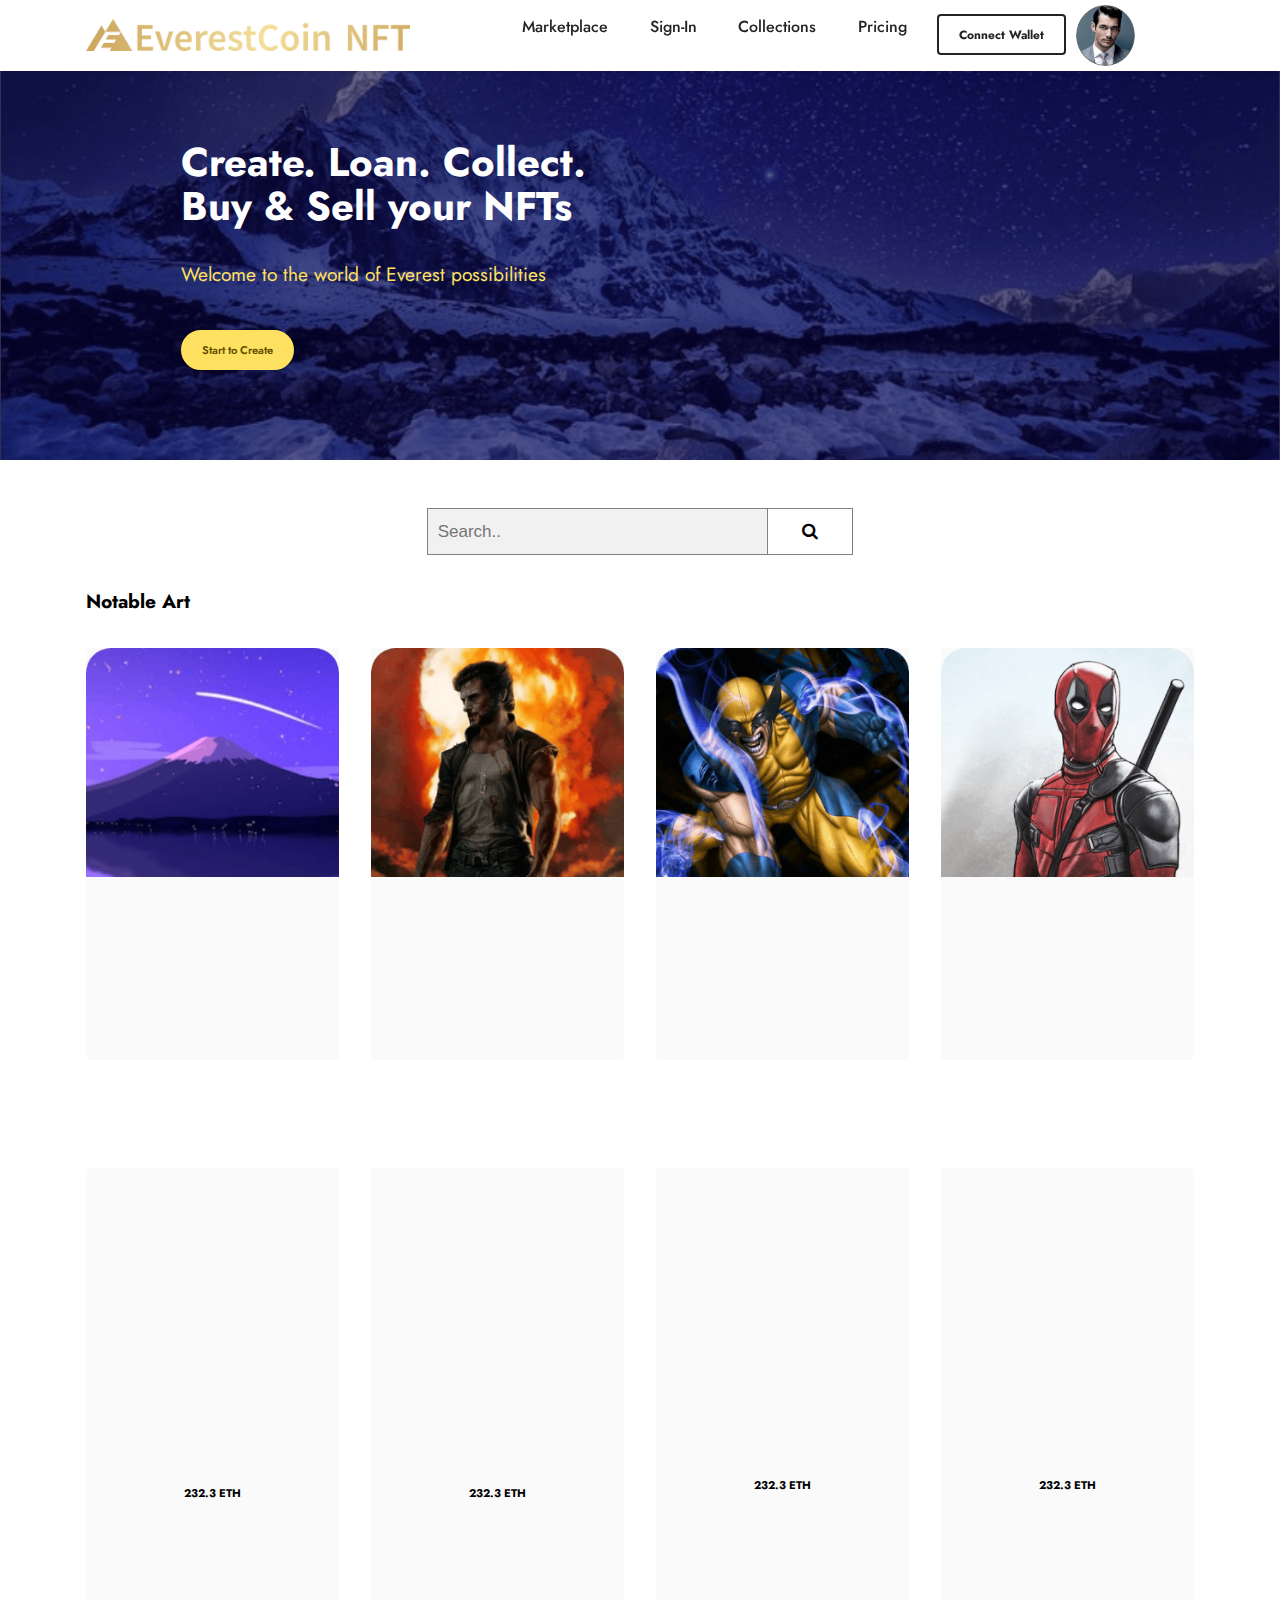
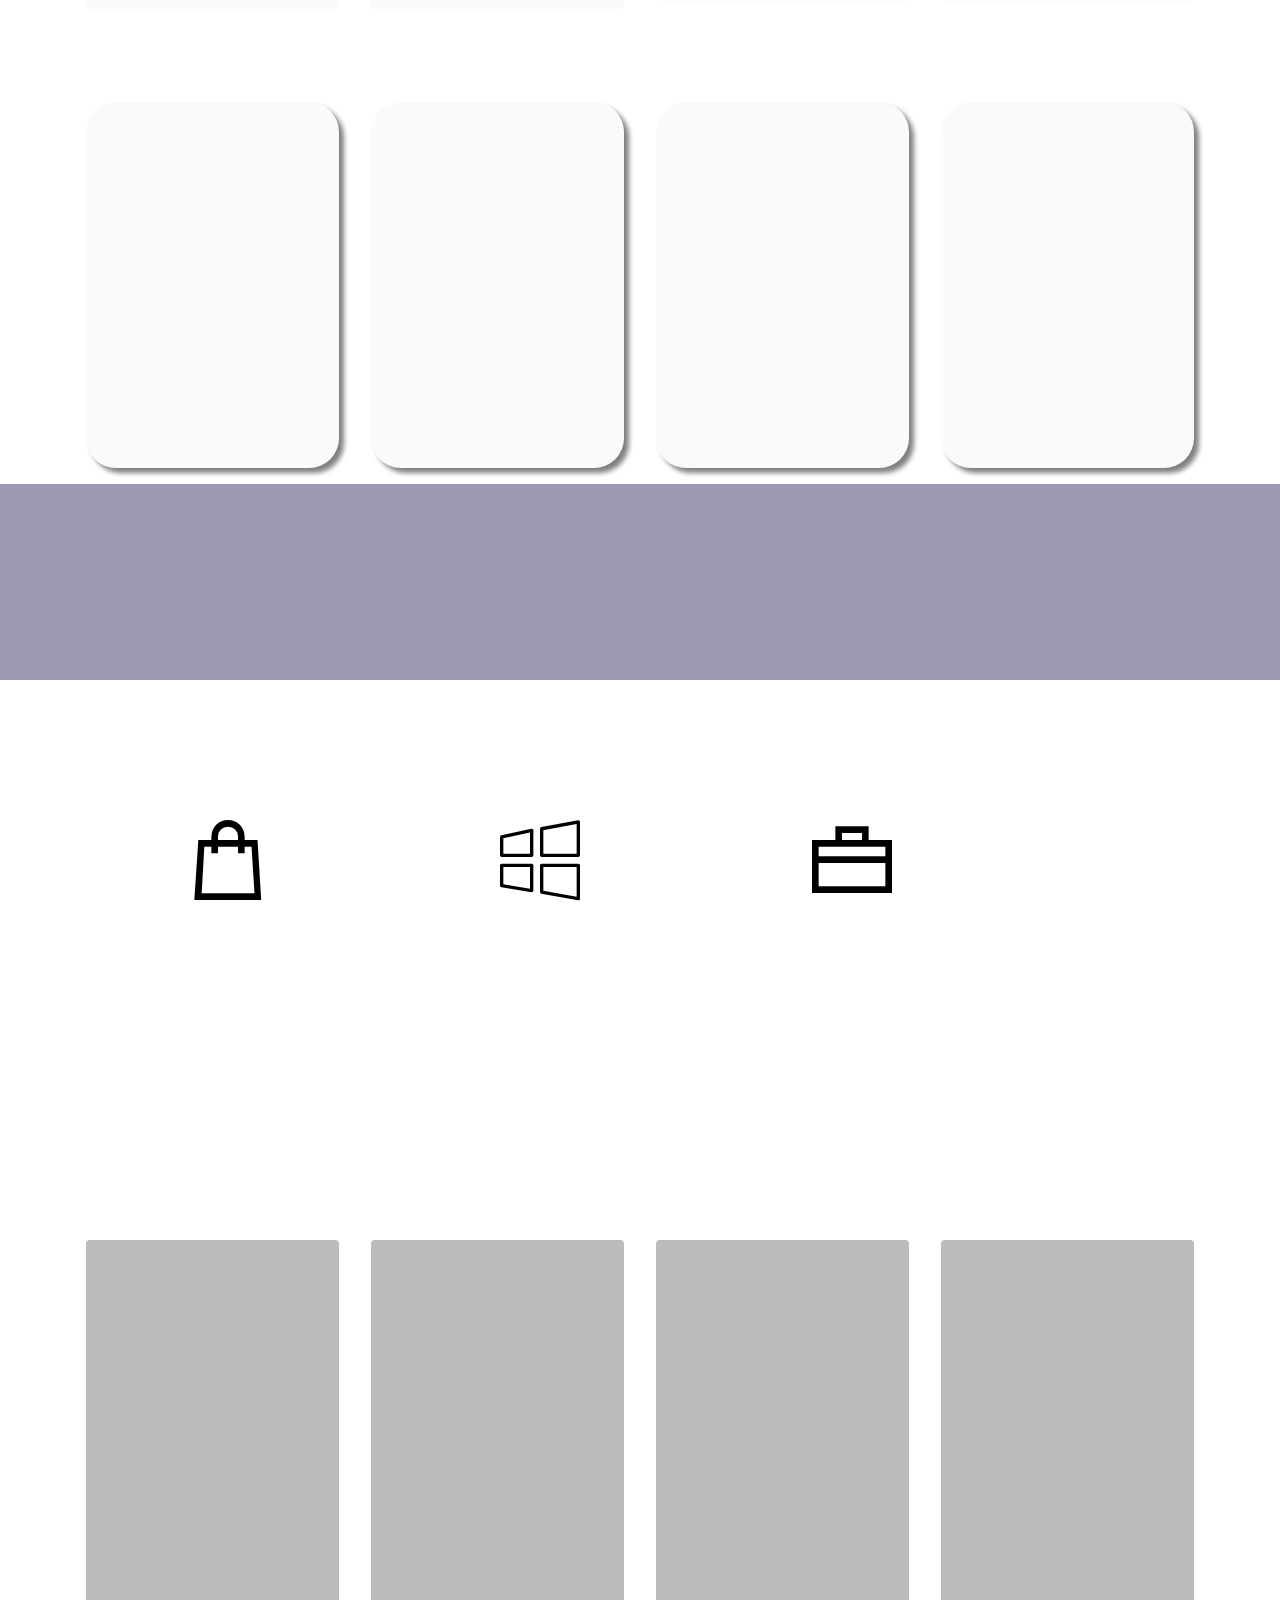
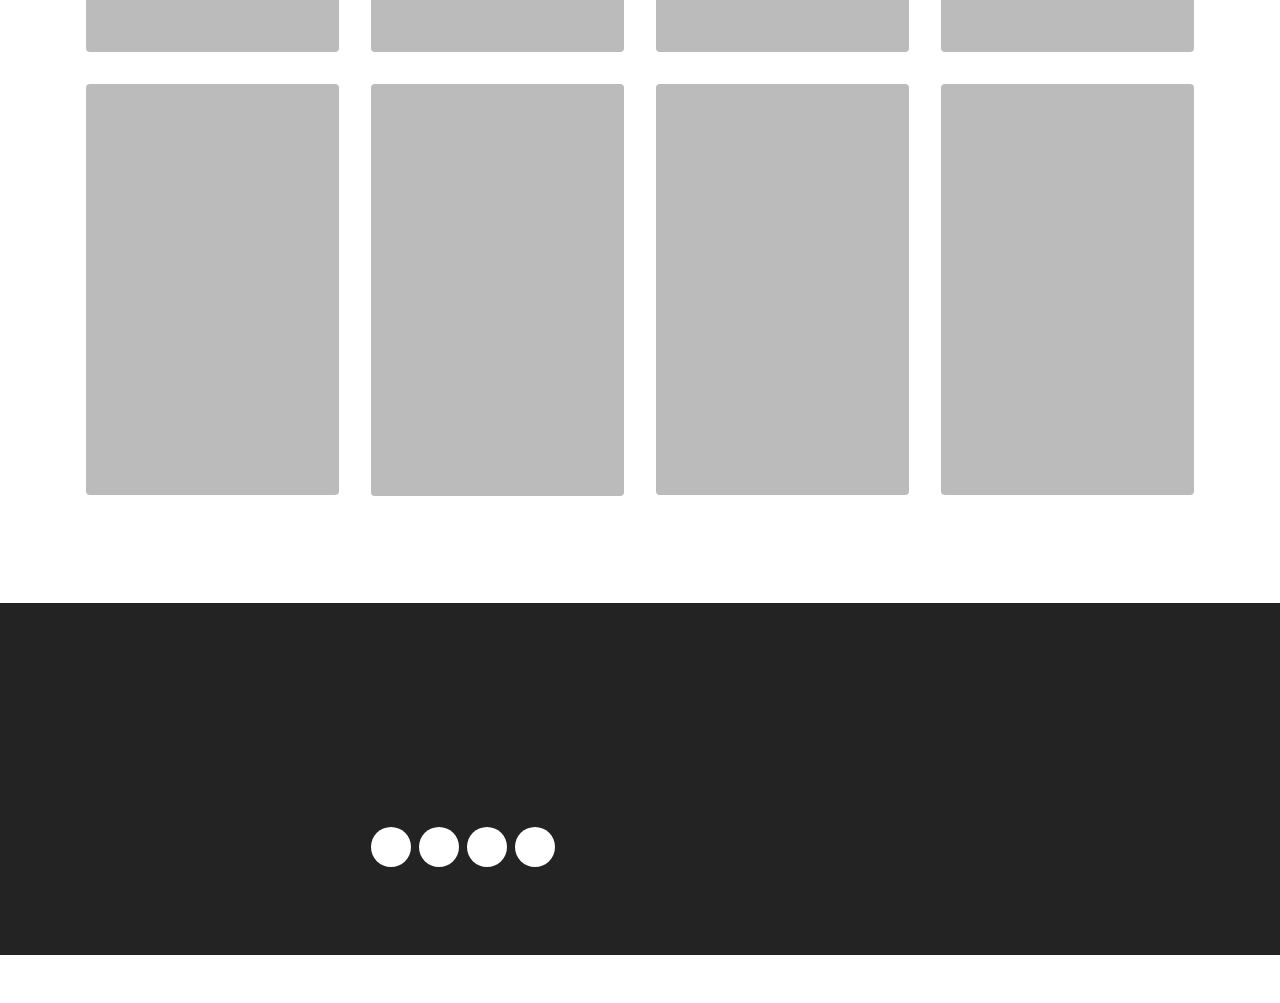
<file: index.html>
<!DOCTYPE html>
<html>

<head>
    <meta charset="UTF-8">
    <meta http-equiv="X-UA-Compatible" content="IE=edge">
    <meta name="generator" content="Mobirise v5.5.0, mobirise.com">
    <meta name="viewport" content="width=device-width, initial-scale=1, minimum-scale=1">
    <link rel="shortcut icon" href="assets/images/asset-123001x-82x-730x72.png" type="image/x-icon">
    <meta name="description" content="">


    <title>Home</title>
    <link rel="stylesheet" href="assets/web/assets/mobirise-icons2/mobirise2.css">
    <link rel="stylesheet" href="assets/web/assets/mobirise-icons/mobirise-icons.css">
    <link rel="stylesheet" href="assets/bootstrap/css/bootstrap.min.css">
    <link rel="stylesheet" href="assets/bootstrap/css/bootstrap-grid.min.css">
    <link rel="stylesheet" href="assets/bootstrap/css/bootstrap-reboot.min.css">
    <link rel="stylesheet" href="assets/parallax/jarallax.css">
    <link rel="stylesheet" href="assets/animatecss/animate.css">
    <link rel="stylesheet" href="assets/dropdown/css/style.css">
    <link rel="stylesheet" href="assets/socicon/css/styles.css">
    <link rel="stylesheet" href="assets/theme/css/style.css">
    <link rel="preload"
        href="https://fonts.googleapis.com/css?family=Jost:100,200,300,400,500,600,700,800,900,100i,200i,300i,400i,500i,600i,700i,800i,900i&display=swap"
        as="style" onload="this.onload=null;this.rel='stylesheet'">
    <noscript>
        <link rel="stylesheet"
            href="https://fonts.googleapis.com/css?family=Jost:100,200,300,400,500,600,700,800,900,100i,200i,300i,400i,500i,600i,700i,800i,900i&display=swap">
    </noscript>
    <link rel="preload" as="style" href="assets/mobirise/css/mbr-additional.css">
    <link rel="stylesheet" href="assets/mobirise/css/mbr-additional.css" type="text/css">
    <link rel="stylesheet" href="assets/theme/css/btn.css">
    <link rel="stylesheet" href="https://cdnjs.cloudflare.com/ajax/libs/font-awesome/4.7.0/css/font-awesome.min.css">
    <link rel="stylesheet" href="https://cdnjs.cloudflare.com/ajax/libs/font-awesome/4.7.0/css/font-awesome.min.css">

    <!--<style> 
        input[type=text] {
          width: 130px;
          box-sizing: border-box;
          border: 2px solid #ccc;
          border-radius: 4px;
          font-size: 16px;
          background-color: white;
          background-image: url('searchicon.png');
          background-position: 10px 10px; 
          background-repeat: no-repeat;
          padding: 12px 20px 12px 40px;
          -webkit-transition: width 0.4s ease-in-out;
          transition: width 0.4s ease-in-out;
        }
        
        input[type=text]:focus {
          width: 100%;
        }
        </style>-->

</head>

<body>

    <section data-bs-version="5.1" class="menu menu2 cid-sOYfpJeTEU" once="menu" id="menu2-k">

        <nav class="navbar navbar-dropdown navbar-fixed-top navbar-expand-lg">
            <div class="container">
                <div class="navbar-brand">
                    <span class="navbar-logo">
                        <a href="index.html#top">
                            <img src="assets/images/asset-123001x-82x-730x72.png" alt="image is here"
                                style="height: 2.0rem;">
                        </a>
                    </span>

                </div>
                <button class="navbar-toggler" type="button" data-toggle="collapse" data-bs-toggle="collapse"
                    data-target="#navbarSupportedContent" data-bs-target="#navbarSupportedContent"
                    aria-controls="navbarNavAltMarkup" aria-expanded="false" aria-label="Toggle navigation">
                    <div class="hamburger">
                        <span></span>
                        <span></span>
                        <span></span>
                        <span></span>
                    </div>
                </button>
                <div class="collapse navbar-collapse" id="navbarSupportedContent">
                    <ul class="navbar-nav nav-dropdown nav-right" data-app-modern-menu="true">
                        <li class="nav-item"><a class="nav-link link text-black display-7"
                                href="marketplace.html#team1-14">Marketplace</a></li>

                        <li class="nav-item"><a class="nav-link link text-black display-7"
                                href="login.html#top">Sign-In</a>
                        </li>
                        <li class="nav-item"><a class="nav-link link text-black display-7"
                                href="index.html#top">Collections</a></li>
                        <li class="nav-item"><a class="nav-link link text-black display-7"
                                href="index.html#top">Pricing</a></li>

                        <li class="nav-item">
                            <a class="btn btn-black-outline display-4" href="connectWallet.html"> Connect Wallet</a> 
                        </li>

                        <li class="nav-item">
                            <img src="assets/images/david-gandy-1200x8002x-118x122.png" alt="image is here" style="border-radius: 50%; width: 50%;">
                        </li>
                        
                           
                    </ul>


                </div>
            </div>
        </nav>
    </section>

    <section data-bs-version="5.1" class="info3 cid-sOYxfecmJs" id="info3-w">



        <div class="mbr-overlay" style="opacity: 0.6; background-color: rgb(8, 3, 62);">
        </div>

        <div class="container">
            <div class="row justify-content-center">
                <div class="card col-12 col-lg-10">
                    <div class="card-wrapper">
                        <div class="card-box align-center">
                            <h4 class="card-title mbr-fonts-style align-center mb-4 display-2"><strong>Create. Loan.
                                    Collect.
                                </strong>
                                <div><strong>Buy &amp; Sell your NFTs</strong></div>
                            </h4>
                            <p class="mbr-text mbr-fonts-style mb-4 display-5">Welcome to the world of Everest
                                possibilities</p>
                            <div class="mbr-section-btn mt-3" ><a class="btn btn-warning display-4"
                                    href="#">Start to Create</a></div>
                        </div>
                    </div>
                </div>
            </div>
        </div>
    </section><br/><br/>
    <center>
        <div class="col-lg-4 col-md-4 col-sm-4 form-group mb-3" data-for="search">
            <!--<input type="email" name="email" placeholder="Search" data-form-field="text" class="form-control" value="" id="search" style="box-shadow: 2px 2px 2px 2px gray;"> -->
           <!-- <input type="text" name="search" placeholder="Search..">-->
           <form class="example" action="/action_page.php" style="margin:auto;max-width:500px; border-radius: 5px;">
            <input type="text" placeholder="Search.." name="search2">
            <button type="submit"><i class="fa fa-search"></i></button>
          </form>
        </div>
    </center>

    <section data-bs-version="5.1" class="team1 cid-sOYuo8kUCH" id="team1-t">



        <div class="container">
            <div class="row justify-content-center">
                <div class="col-12">
                    <h3 class="mbr-section-title mbr-fonts-style align-center mb-4 display-5"><strong>Notable
                            Art</strong></h3>

                </div>
                <div class="col-sm-6 col-lg-3">
                    <div class="card-wrap">
                        <div class="image-wrap">
                            <img src="assets/images/download-295x267.png" alt="">
                        </div>
                        <div class="content-wrap">
                            <h5 class="mbr-section-title card-title mbr-fonts-style align-center m-0 display-7">
                                <p>
                                    <strong>Mountain</strong>&nbsp;&nbsp;&nbsp;&nbsp;&nbsp;&nbsp;&nbsp;&nbsp;&nbsp;&nbsp;&nbsp;&nbsp;&nbsp;
                                    50
                                </p>
                            </h5>
                            <h6 class="mbr-role mbr-fonts-style align-center mb-3 display-4">
                                <p><strong>Owned by John Doe</strong>&nbsp;1.5 ETH</p>
                            </h6>


                            <div class="mbr-section-btn card-btn align-center"><a class="btn btn-warning display-4"
                                    href="https://mobiri.se">PLACE A BID</a></div>
                        </div>
                    </div>
                </div>

                <div class="col-sm-6 col-lg-3">
                    <div class="card-wrap">
                        <div class="image-wrap">
                            <img src="assets/images/n-9760ba798f5cf8194ef31857817d-295x267.png" alt="">
                        </div>
                        <div class="content-wrap">
                            <h5 class="mbr-section-title card-title mbr-fonts-style align-center m-0 display-7">
                                <p>
                                    <strong>Sea</strong>&nbsp;&nbsp;&nbsp;&nbsp;&nbsp;&nbsp;&nbsp;&nbsp;&nbsp;&nbsp;&nbsp;&nbsp;&nbsp;&nbsp;&nbsp;&nbsp;&nbsp;
                                    &nbsp; 50
                                </p>
                            </h5>
                            <h6 class="mbr-role mbr-fonts-style align-center mb-3 display-4">
                                <p>Owned by John Doe 1.5 ETH</p>
                            </h6>


                            <div class="mbr-section-btn card-btn align-center"><a class="btn btn-warning display-4"
                                    href="https://mobiri.se">PLACE A BID</a></div>
                        </div>
                    </div>
                </div>

                <div class="col-sm-6 col-lg-3">
                    <div class="card-wrap">
                        <div class="image-wrap">
                            <img src="assets/images/n-6ba043f112858727691bc7ca956f-295x267.png" alt="">
                        </div>
                        <div class="content-wrap">
                            <h5 class="mbr-section-title card-title mbr-fonts-style align-center m-0 display-7">
                                <p>
                                    <strong>Potter</strong>&nbsp;&nbsp;&nbsp;&nbsp;&nbsp;&nbsp;&nbsp;&nbsp;&nbsp;&nbsp;&nbsp;&nbsp;&nbsp;
                                    &nbsp; 50
                                </p>
                            </h5>
                            <h6 class="mbr-role mbr-fonts-style align-center mb-3 display-4">
                                <p>Owned by John Doe 1.5 ETH</p>
                            </h6>


                            <div class="mbr-section-btn card-btn align-center"><a
                                    class="btn btn-warning-outline display-4" href="https://mobiri.se">PLACE A BID</a>
                            </div>
                        </div>
                    </div>
                </div>

                <div class="col-sm-6 col-lg-3">
                    <div class="card-wrap">
                        <div class="image-wrap">
                            <img src="assets/images/deadpool-ryan-reynolds-dig-295x267.png" alt="">
                        </div>
                        <div class="content-wrap">
                            <h5 class="mbr-section-title card-title mbr-fonts-style align-center m-0 display-7">
                                <p>
                                    <strong>Wolverine</strong>&nbsp;&nbsp;&nbsp;&nbsp;&nbsp;&nbsp;&nbsp;&nbsp;&nbsp;
                                    &nbsp; 50
                                </p>
                            </h5>
                            <h6 class="mbr-role mbr-fonts-style align-center mb-3 display-4">
                                <p>Owned by John Doe 1.5 ETH</p>
                            </h6>


                            <div class="mbr-section-btn card-btn align-center"><a class="btn btn-warning display-4"
                                    href="https://mobiri.se">PLACE A BID</a></div>
                        </div>
                    </div>
                </div>
            </div>
        </div>
    </section>

    <section data-bs-version="5.1" class="team1 cid-sOYriWPh6j" id="team1-p">



        <div class="container">
            <div class="row justify-content-center">
                <div class="col-12">
                    <h3 class="mbr-section-title mbr-fonts-style align-center mb-4 display-2"><strong>TOP
                            SELLER</strong></h3>

                </div>
                <div class="col-sm-6 col-lg-3">
                    <div class="card-wrap">
                        <div class="image-wrap">
                            <img src="assets/images/david-gandy-1200x8002x-118x122.png" alt="">
                        </div>
                        <div class="content-wrap">
                            <h5 class="mbr-section-title card-title mbr-fonts-style align-center m-0 display-7">
                                <strong>John Doe</strong>
                            </h5>
                            <h6 class="mbr-role mbr-fonts-style align-center mb-3 display-4">
                                <strong>232.3 ETH</strong>
                            </h6>


                            <div class="mbr-section-btn card-btn align-center">
                                <a class="btn btn-primary display-4" href="https://mobiri.se">View
                                    Profile</a>
                            </div>
                        </div>
                    </div>
                </div>

                <div class="col-sm-6 col-lg-3">
                    <div class="card-wrap">
                        <div class="image-wrap">
                            <img src="assets/images/david-gandy-1200x8002x-118x122.png" alt="">
                        </div>
                        <div class="content-wrap">
                            <h5 class="mbr-section-title card-title mbr-fonts-style align-center m-0 display-7">
                                <strong>Sarah Palmer</strong>
                            </h5>
                            <h6 class="mbr-role mbr-fonts-style align-center mb-3 display-4">
                                <strong>232.3 ETH</strong>
                            </h6>


                            <div class="mbr-section-btn card-btn align-center">
                                <a class="btn btn-primary display-4" href="https://mobiri.se">View
                                    Profile</a>
                            </div>
                        </div>
                    </div>
                </div>

                <div class="col-sm-6 col-lg-3">
                    <div class="card-wrap">
                        <div class="image-wrap">
                            <img src="assets/images/photo-1529626455594-4ff0802cfb2x-110x110.png" alt="">
                        </div>
                        <div class="content-wrap">
                            <h5 class="mbr-section-title card-title mbr-fonts-style align-center m-0 display-7">
                                <strong>Jessica Swift</strong>
                            </h5>
                            <h6 class="mbr-role mbr-fonts-style align-center mb-3 display-4">
                                <strong>232.3 ETH</strong>
                            </h6>


                            <div class="mbr-section-btn card-btn align-center">
                                <a class="btn btn-primary display-4" href="https://mobiri.se">View
                                    Profile</a>
                            </div>
                        </div>
                    </div>
                </div>

                <div class="col-sm-6 col-lg-3">
                    <div class="card-wrap">
                        <div class="image-wrap">
                            <img src="assets/images/photo-1529626455594-4ff0802cfb2x-110x110.png" alt="">
                        </div>
                        <div class="content-wrap">
                            <h5 class="mbr-section-title card-title mbr-fonts-style align-center m-0 display-7">
                                <strong>Helen Smith</strong>
                            </h5>
                            <h6 class="mbr-role mbr-fonts-style align-center mb-3 display-4"><strong>232.3 ETH</strong>
                            </h6>


                            <div class="mbr-section-btn card-btn align-center"><a
                                    class="btn btn-primary-outline display-4" href="https://mobiri.se">View
                                    Profile</a></div>
                        </div>
                    </div>
                </div>
            </div>
        </div>
    </section>

    <section data-bs-version="5.1" class="team1 cid-sOYw8oRjEb mbr-parallax-background" id="team1-u">


        <div class="mbr-overlay" style="opacity: 0.9; background-color: rgb(255, 255, 255);">
        </div>
        <div class="container">
            <div class="row justify-content-center">
                <div class="col-12">
                    <h3 class="mbr-section-title mbr-fonts-style align-center mb-4 display-5"><strong>Top Collections
                            Over last 7 Days</strong></h3>

                </div>
                <div class="col-sm-6 col-lg-3">
                    <div class="card-wrap" style="border-radius: 30px; box-shadow: 5px 5px 5px gray;">
                        <div class="image-wrap">
                            <img src="assets/images/download-232x223.png" alt="">
                        </div>
                        <div class="content-wrap">
                            <h5 class="mbr-section-title card-title mbr-fonts-style align-center m-0 display-7">
                                <p>
                                    <strong>Mountain</strong>&nbsp;&nbsp;&nbsp;&nbsp;&nbsp;&nbsp;&nbsp;&nbsp;&nbsp;&nbsp;&nbsp;&nbsp;&nbsp;
                                    50
                                </p>
                            </h5>
                            <h6 class="mbr-role mbr-fonts-style align-center mb-3 display-4">
                                <p>
                                    <strong>Price</strong>&nbsp;&nbsp;&nbsp;&nbsp;&nbsp;&nbsp;&nbsp;&nbsp;&nbsp;&nbsp;&nbsp;&nbsp;&nbsp;&nbsp;&nbsp;&nbsp;1.5
                                    ETH
                                </p>
                            </h6>



                        </div>
                    </div>
                </div>

                <div class="col-sm-6 col-lg-3">
                    <div class="card-wrap" style="border-radius: 30px; box-shadow: 5px 5px 5px gray;">
                        <div class="image-wrap" >
                            <img src="assets/images/do-magical-digital-drawings-wi-232x223.png" alt="">
                        </div>
                        <div class="content-wrap">
                            <h5 class="mbr-section-title card-title mbr-fonts-style align-center m-0 display-7">
                                <p>
                                    <strong>Sea</strong>&nbsp;&nbsp;&nbsp;&nbsp;&nbsp;&nbsp;&nbsp;&nbsp;&nbsp;&nbsp;&nbsp;&nbsp;&nbsp;&nbsp;&nbsp;&nbsp;&nbsp;
                                    &nbsp; 50
                                </p>
                            </h5>
                            <h6 class="mbr-role mbr-fonts-style align-center mb-3 display-4">
                                <p><strong>Price
                                    </strong>&nbsp;&nbsp;&nbsp;&nbsp;&nbsp;&nbsp;&nbsp;&nbsp;&nbsp;&nbsp;&nbsp;&nbsp;&nbsp;&nbsp;<strong>1.5
                                        ETH</strong></p>
                            </h6>



                        </div>
                    </div>
                </div>

                <div class="col-sm-6 col-lg-3">
                    <div class="card-wrap" style="box-shadow: 5px 5px 5px gray; border-radius: 30px;">
                        <div class="image-wrap">
                            <img src="assets/images/magical-sulyman-232x223.png" alt="">
                        </div>
                        <div class="content-wrap">
                            <h5 class="mbr-section-title card-title mbr-fonts-style align-center m-0 display-7">
                                <p>
                                    <strong>Potter</strong>&nbsp;&nbsp;&nbsp;&nbsp;&nbsp;&nbsp;&nbsp;&nbsp;&nbsp;&nbsp;&nbsp;&nbsp;&nbsp;
                                    &nbsp; 50
                                </p>
                            </h5>
                            <h6 class="mbr-role mbr-fonts-style align-center mb-3 display-4">
                                <p><strong>Price
                                    </strong>&nbsp;&nbsp;&nbsp;&nbsp;&nbsp;&nbsp;&nbsp;&nbsp;&nbsp;&nbsp;&nbsp;&nbsp;&nbsp;&nbsp;<strong>1.5
                                        ETH</strong></p>
                            </h6>



                        </div>
                    </div>
                </div>

                <div class="col-sm-6 col-lg-3">
                    <div class="card-wrap" style="box-shadow: 5px 5px 5px gray; border-radius: 30px;">
                        <div class="image-wrap">
                            <img src="assets/images/d3iysj5-0e6b6ab4-a651-46dc-83f2x-464x446.png" alt="">
                        </div>
                        <div class="content-wrap">
                            <h5 class="mbr-section-title card-title mbr-fonts-style align-center m-0 display-7">
                                <p>
                                    <strong>Wolverine</strong>&nbsp;&nbsp;&nbsp;&nbsp;&nbsp;&nbsp;&nbsp;&nbsp;&nbsp;
                                    &nbsp; 50
                                </p>
                            </h5>
                            <h6 class="mbr-role mbr-fonts-style align-center mb-3 display-4">
                                <p><strong>Price
                                    </strong>&nbsp;&nbsp;&nbsp;&nbsp;&nbsp;&nbsp;&nbsp;&nbsp;&nbsp;&nbsp;&nbsp;&nbsp;&nbsp;<strong>&nbsp;1.5
                                        ETH</strong></p>
                            </h6>



                        </div>
                    </div>
                </div>
            </div>
        </div>
    </section>

    <section data-bs-version="5.1" class="header14 cid-sP2m3Riz3E mbr-parallax-background" id="header14-1s">



        <div class="mbr-overlay" style="opacity: 0.4; background-color: rgb(8, 3, 62);"></div>

        <div class="container">
            <!--<div class="row justify-content-center align-items-center">
                <div class="col-12 col-md-4 image-wrapper" style="background-color:white; width: 20%;border-radius: 30px; box-shadow: 5px 5px 5px gray;">
                    <br/><img src="assets/images/download-295x267.png" alt="image is here">
                        <br/>
                    <div class="content-wrap">
                        
                        <h6 class="mbr-role mbr-fonts-style align-center mb-3 display-4">
                            <p style="font-size: 15px;"><strong>Montain
                                </strong>&nbsp;&nbsp;&nbsp;&nbsp;&nbsp;&nbsp;&nbsp;&nbsp;&nbsp;&nbsp;&nbsp;&nbsp;&nbsp;<strong>&nbsp;50
                                    </strong></p>
                            </h6>
                        <h6 class="mbr-role mbr-fonts-style align-center mb-3 display-4">
                            <p style="font-size: 12px;"><strong>Price
                                </strong>&nbsp;&nbsp;&nbsp;&nbsp;&nbsp;&nbsp;&nbsp;&nbsp;&nbsp;&nbsp;&nbsp;&nbsp;&nbsp;<strong>&nbsp;1.5
                                    ETH</strong></p>
                            </h6>
                            <div class="mbr-section-btn card-btn align-center"><a class="btn btn-warning display-4"
                                href="https://mobiri.se">PLACE A BID</a></div>
                    </div>
                    
                </div>-->
                <div class="col-12 col-md">
                    <div class="text-wrapper">
                        <h1 class="mbr-section-title mbr-fonts-style mb-3 display-2"><strong>Start Your Own
                            </strong>
                            <div><strong>Collection Today</strong></div>
                        </h1>

                        <div class="mbr-section-btn mt-3"><a class="btn btn-warning display-4"
                                href="#">Create
                                account</a>
                        </div>
                    </div>
                </div>
            </div>
        </div>
    </section>

    <section data-bs-version="5.1" class="features1 cid-sOYBM9y8iw" id="features1-z">



        <div class="container-fluid">
            <div class="row">
                <div class="col-12 col-lg-9">
                    <h3 class="mbr-section-title mbr-fonts-style align-center mb-0 display-5">
                        <strong>Create &amp; Sell NFTs</strong>
                    </h3>

                </div>
            </div>
            <div class="row">
                <div class="card col-12 col-md-6 col-lg-3">
                    <div class="card-wrapper">
                        <div class="card-box align-center">
                            <div class="iconfont-wrapper">
                                <span class="mbr-iconfont mobi-mbri-shopping-bag mobi-mbri"></span>
                            </div>
                            <h5 class="card-title mbr-fonts-style display-7"><strong>Set-Up Your Wallet</strong></h5>
                            <p class="card-text mbr-fonts-style display-7">Once you’ve set up your wallet of
                                <br>choice, connect it to OpenSea by
                                <br>clicking the NFT Marketplace in the top right corner. Learn about the wallets we
                                support
                            </p>
                        </div>
                    </div>
                </div>
                <div class="card col-12 col-md-6 col-lg-3">
                    <div class="card-wrapper">
                        <div class="card-box align-center">
                            <div class="iconfont-wrapper">
                                <span class="mbr-iconfont mbri-windows"></span>
                            </div>
                            <h5 class="card-title mbr-fonts-style display-7"><strong>Create your collection</strong>
                            </h5>
                            <p class="card-text mbr-fonts-style display-7">Click Create and set up your collection. Add
                                social links, a description, profile &amp; banner images, and set a secondary sales fee
                            </p>
                        </div>
                    </div>
                </div>
                <div class="card col-12 col-md-6 col-lg-3">
                    <div class="card-wrapper">
                        <div class="card-box align-center">
                            <div class="iconfont-wrapper">
                                <span class="mbr-iconfont mobi-mbri-briefcase mobi-mbri"></span>
                            </div>
                            <h5 class="card-title mbr-fonts-style display-7"><strong>Add your NFTs</strong></h5>
                            <p class="card-text mbr-fonts-style display-7">Upload your work (image, video, audio, or 3D
                                art), add a title and description, and customize your NFTs with properties, stats, and
                                unlockable content.</p>
                        </div>
                    </div>
                </div>

            </div>
        </div>
    </section>

    <section data-bs-version="5.1" class="team1 cid-sP2o9YFyA1" id="team1-1u">



        <div class="container">
            <div class="row justify-content-center">
                <div class="col-12">
                    <h3 class="mbr-section-title mbr-fonts-style align-center mb-4 display-2"><strong>Featured</strong>
                    </h3>

                </div>
                <div class="col-sm-6 col-lg-3">
                    <div class="card-wrap">
                        <div class="image-wrap">
                            <img src="assets/images/download-295x267.png" alt="">
                        </div>
                        <div class="content-wrap">
                            <h5 class="mbr-section-title card-title mbr-fonts-style align-center m-0 display-7">
                                <p>
                                    <strong>Mountain</strong>&nbsp;&nbsp;&nbsp;&nbsp;&nbsp;&nbsp;&nbsp;&nbsp;&nbsp;&nbsp;&nbsp;&nbsp;&nbsp;
                                    50
                                </p>
                            </h5>
                            <h6 class="mbr-role mbr-fonts-style align-center mb-3 display-4">
                                <p><strong>Owned by John Doe&nbsp;</strong>1.5 ETH</p>
                            </h6>


                            <div class="mbr-section-btn card-btn align-center"><a class="btn btn-warning display-4"
                                    href="https://mobiri.se">PLACE A BID</a></div>
                        </div>
                    </div>
                </div>

                <div class="col-sm-6 col-lg-3">
                    <div class="card-wrap">
                        <div class="image-wrap">
                            <img src="assets/images/deadpool-ryan-reynolds-dig-295x267.png" alt="">
                        </div>
                        <div class="content-wrap">
                            <h5 class="mbr-section-title card-title mbr-fonts-style align-center m-0 display-7">
                                <p>
                                    <strong>Sea</strong>&nbsp;&nbsp;&nbsp;&nbsp;&nbsp;&nbsp;&nbsp;&nbsp;&nbsp;&nbsp;&nbsp;&nbsp;&nbsp;&nbsp;&nbsp;&nbsp;&nbsp;
                                    &nbsp; 50
                                </p>
                            </h5>
                            <h6 class="mbr-role mbr-fonts-style align-center mb-3 display-4">
                                <p><strong>Price
                                    </strong>&nbsp;&nbsp;&nbsp;&nbsp;&nbsp;&nbsp;&nbsp;&nbsp;&nbsp;&nbsp;&nbsp;&nbsp;&nbsp;&nbsp;<strong>1.5
                                        ETH</strong></p>
                            </h6>


                            <div class="mbr-section-btn card-btn align-center"><a class="btn btn-warning display-4"
                                    href="https://mobiri.se">PLACE A BID</a></div>
                        </div>
                    </div>
                </div>

                <div class="col-sm-6 col-lg-3">
                    <div class="card-wrap">
                        <div class="image-wrap">
                            <img src="assets/images/n-6ba043f112858727691bc7ca956f-295x267.png" alt="">
                        </div>
                        <div class="content-wrap">
                            <h5 class="mbr-section-title card-title mbr-fonts-style align-center m-0 display-7">
                                <p>
                                    <strong>Potter</strong>&nbsp;&nbsp;&nbsp;&nbsp;&nbsp;&nbsp;&nbsp;&nbsp;&nbsp;&nbsp;&nbsp;&nbsp;&nbsp;
                                    &nbsp; 50
                                </p>
                            </h5>
                            <h6 class="mbr-role mbr-fonts-style align-center mb-3 display-4">
                                <p><strong>Price
                                    </strong>&nbsp;&nbsp;&nbsp;&nbsp;&nbsp;&nbsp;&nbsp;&nbsp;&nbsp;&nbsp;&nbsp;&nbsp;&nbsp;&nbsp;<strong>1.5
                                        ETH</strong></p>
                            </h6>


                            <div class="mbr-section-btn card-btn align-center"><a class="btn btn-warning display-4"
                                    href="https://mobiri.se">PLACE A BID</a></div>
                        </div>
                    </div>
                </div>

                <div class="col-sm-6 col-lg-3">
                    <div class="card-wrap">
                        <div class="image-wrap">
                            <img src="assets/images/n-9760ba798f5cf8194ef31857817d-295x267.png" alt="">
                        </div>
                        <div class="content-wrap">
                            <h5 class="mbr-section-title card-title mbr-fonts-style align-center m-0 display-7">
                                <p>
                                    <strong>Wolverine</strong>&nbsp;&nbsp;&nbsp;&nbsp;&nbsp;&nbsp;&nbsp;&nbsp;&nbsp;
                                    &nbsp; 50
                                </p>
                            </h5>
                            <h6 class="mbr-role mbr-fonts-style align-center mb-3 display-4">
                                <p><strong>Price
                                    </strong>&nbsp;&nbsp;&nbsp;&nbsp;&nbsp;&nbsp;&nbsp;&nbsp;&nbsp;&nbsp;&nbsp;&nbsp;&nbsp;<strong>&nbsp;1.5
                                        ETH</strong></p>
                            </h6>


                            <div class="mbr-section-btn card-btn align-center"><a class="btn btn-warning display-4"
                                    href="https://mobiri.se">PLACE A BID</a></div>
                        </div>
                    </div>
                </div>
            </div>
        </div>
    </section>

    <section data-bs-version="5.1" class="team1 cid-sP2psM5lC2" id="team1-1w">



        <div class="container">
            <div class="row justify-content-center">

                <div class="col-sm-6 col-lg-3">
                    <div class="card-wrap">
                        <div class="image-wrap">
                            <img src="assets/images/n-76937-295x267.png" alt="">
                        </div>
                        <div class="content-wrap">
                            <h5 class="mbr-section-title card-title mbr-fonts-style align-center m-0 display-7">
                                <p>
                                    <strong>Mountain</strong>&nbsp;&nbsp;&nbsp;&nbsp;&nbsp;&nbsp;&nbsp;&nbsp;&nbsp;&nbsp;&nbsp;&nbsp;&nbsp;
                                    50
                                </p>
                            </h5>
                            <h6 class="mbr-role mbr-fonts-style align-center mb-3 display-4">
                                <p><strong>Owned by John Doe&nbsp;</strong>1.5 ETH</p>
                            </h6>


                            <div class="mbr-section-btn card-btn align-center"><a class="btn btn-warning display-4"
                                    href="https://mobiri.se">PLACE A BID</a></div>
                        </div>
                    </div>
                </div>

                <div class="col-sm-6 col-lg-3">
                    <div class="card-wrap">
                        <div class="image-wrap">
                            <img src="assets/images/images-d-269x244.png" alt="">
                        </div>
                        <div class="content-wrap">
                            <h5 class="mbr-section-title card-title mbr-fonts-style align-center m-0 display-7">
                                <p>
                                    <strong>Sea</strong>&nbsp;&nbsp;&nbsp;&nbsp;&nbsp;&nbsp;&nbsp;&nbsp;&nbsp;&nbsp;&nbsp;&nbsp;&nbsp;&nbsp;&nbsp;&nbsp;&nbsp;
                                    &nbsp; 50
                                </p>
                            </h5>
                            <h6 class="mbr-role mbr-fonts-style align-center mb-3 display-4">
                                <p><strong>Price
                                    </strong>&nbsp;&nbsp;&nbsp;&nbsp;&nbsp;&nbsp;&nbsp;&nbsp;&nbsp;&nbsp;&nbsp;&nbsp;&nbsp;&nbsp;<strong>1.5
                                        ETH</strong></p>
                            </h6>


                            <div class="mbr-section-btn card-btn align-center"><a class="btn btn-warning display-4"
                                    href="https://mobiri.se">PLACE A BID</a></div>
                        </div>
                    </div>
                </div>

                <div class="col-sm-6 col-lg-3">
                    <div class="card-wrap">
                        <div class="image-wrap">
                            <img src="assets/images/images-1-j-295x267.png" alt="">
                        </div>
                        <div class="content-wrap">
                            <h5 class="mbr-section-title card-title mbr-fonts-style align-center m-0 display-7">
                                <p>
                                    <strong>Potter</strong>&nbsp;&nbsp;&nbsp;&nbsp;&nbsp;&nbsp;&nbsp;&nbsp;&nbsp;&nbsp;&nbsp;&nbsp;&nbsp;
                                    &nbsp; 50
                                </p>
                            </h5>
                            <h6 class="mbr-role mbr-fonts-style align-center mb-3 display-4">
                                <p><strong>Price
                                    </strong>&nbsp;&nbsp;&nbsp;&nbsp;&nbsp;&nbsp;&nbsp;&nbsp;&nbsp;&nbsp;&nbsp;&nbsp;&nbsp;&nbsp;<strong>1.5
                                        ETH</strong></p>
                            </h6>


                            <div class="mbr-section-btn card-btn align-center"><a class="btn btn-warning display-4"
                                    href="https://mobiri.se">PLACE A BID</a></div>
                        </div>
                    </div>
                </div>

                <div class="col-sm-6 col-lg-3">
                    <div class="card-wrap">
                        <div class="image-wrap">
                            <img src="assets/images/n-76931-295x267.png" alt="image is here">
                        </div>
                        <div class="content-wrap">
                            <h5 class="mbr-section-title card-title mbr-fonts-style align-center m-0 display-7">
                                <p>
                                    <strong>Wolverine</strong>&nbsp;&nbsp;&nbsp;&nbsp;&nbsp;&nbsp;&nbsp;&nbsp;&nbsp;
                                    &nbsp; 50
                                </p>
                            </h5>
                            <h6 class="mbr-role mbr-fonts-style align-center mb-3 display-4">
                                <p><strong>Price
                                    </strong>&nbsp;&nbsp;&nbsp;&nbsp;&nbsp;&nbsp;&nbsp;&nbsp;&nbsp;&nbsp;&nbsp;&nbsp;&nbsp;<strong>&nbsp;1.5
                                        ETH</strong></p>
                            </h6>


                            <div class="mbr-section-btn card-btn align-center"><a class="btn btn-warning display-4"
                                    href="https://mobiri.se">PLACE A BID</a></div>
                        </div>
                    </div>
                </div>
            </div>
        </div>
    </section>

    <section data-bs-version="5.1" class="content11 cid-sP2pWR6ZTc" id="content11-1x">

        <div class="container-fluid">
            <div class="row justify-content-center">
                <div class="col-md-12 col-lg-12">
                    <div class="mbr-section-btn align-center"><a class="btn btn-warning display-4" href="">LOAD MORE</a>
                    </div>
                </div>
            </div>
        </div>
    </section>

    <section data-bs-version="5.1" class="footer4 cid-sOYDZMqQUi" once="footers" id="footer4-10">



        <div class="container">
            <div class="row mbr-white">
                <div class="col-6 col-lg-3">
                    <div class="media-wrap col-md-12 col-12">
                        <a href="https://mobiri.se/">
                            <img src="assets/images/asset-123001x-82x-337x33.png" alt="Mobirise">
                        </a>
                    </div>
                </div>
                <div class="col-12 col-md-6 col-lg-3">

                    <p class="mbr-text mbr-fonts-style mb-4 display-5">All NFTs<br>How It
                        Works<br>Create<br>Explore<br>Privacy &amp; Terms<br></p>

                    <div class="social-row display-7">
                        <div class="soc-item">
                            <a href="https://twitter.com/" target="_blank">
                                <span class="mbr-iconfont socicon-facebook socicon"></span>
                            </a>
                        </div>
                        <div class="soc-item">
                            <a href="https://twitter.com/" target="_blank">
                                <span class="mbr-iconfont socicon-twitter socicon"></span>
                            </a>
                        </div>
                        <div class="soc-item">
                            <a href="https://twitter.com/" target="_blank">
                                <span class="mbr-iconfont socicon-instagram socicon"></span>
                            </a>
                        </div>
                        <div class="soc-item">
                            <a href="https://twitter.com/mobirise" target="_blank">
                                <span class="mbr-iconfont socicon-linkedin socicon"></span>
                            </a>
                        </div>
                    </div>
                </div>
                <div class="col-12 col-md-6 col-lg-3">

                    <ul class="list mbr-fonts-style display-5">
                        <li class="mbr-text item-wrap">Help Center</li>
                        <li class="mbr-text item-wrap">Partners</li>
                        <li class="mbr-text item-wrap">Suggestions</li>
                        <li class="mbr-text item-wrap">Blog</li>
                        <li class="mbr-text item-wrap">Newletter</li>
                    </ul>
                </div>
                <div class="col-12 col-md-6 col-lg-3">

                    <ul class="list mbr-fonts-style display-4">
                        <li class="mbr-text item-wrap"><br></li>
                    </ul>
                </div>
                <div class="col-12 mt-4">
                    <p class="mbr-text mb-0 mbr-fonts-style copyright align-center display-7">
                        © Copyright 2021 EverestCoin - All Rights Reserved
                    </p>
                </div>
            </div>
        </div>
    </section>
    <section
        style="background-color: #fff; font-family: -apple-system, BlinkMacSystemFont, 'Segoe UI', 'Roboto', 'Helvetica Neue', Arial, sans-serif; color:#aaa; font-size:12px; padding: 0; align-items: center; display: flex;">
        <a href="https://mobirise.site/" style="flex: 1 1; height: 3rem; padding-left: 1rem;"></a>
        
    </section>
    <script src="assets/bootstrap/js/bootstrap.bundle.min.js"></script>
    <script src="assets/parallax/jarallax.js"></script>
    <script src="assets/smoothscroll/smooth-scroll.js"></script>
    <script src="assets/ytplayer/index.js"></script>
    <script src="assets/dropdown/js/navbar-dropdown.js"></script>
    <script src="assets/theme/js/script.js"></script>
    <script src="assets/formoid/formoid.min.js"></script>


    <div id="scrollToTop" class="scrollToTop mbr-arrow-up"><a style="text-align: center;"><i
                class="mbr-arrow-up-icon mbr-arrow-up-icon-cm cm-icon cm-icon-smallarrow-up"></i></a></div>
    <input name="animation" type="hidden">
</body>

</html>
</file>
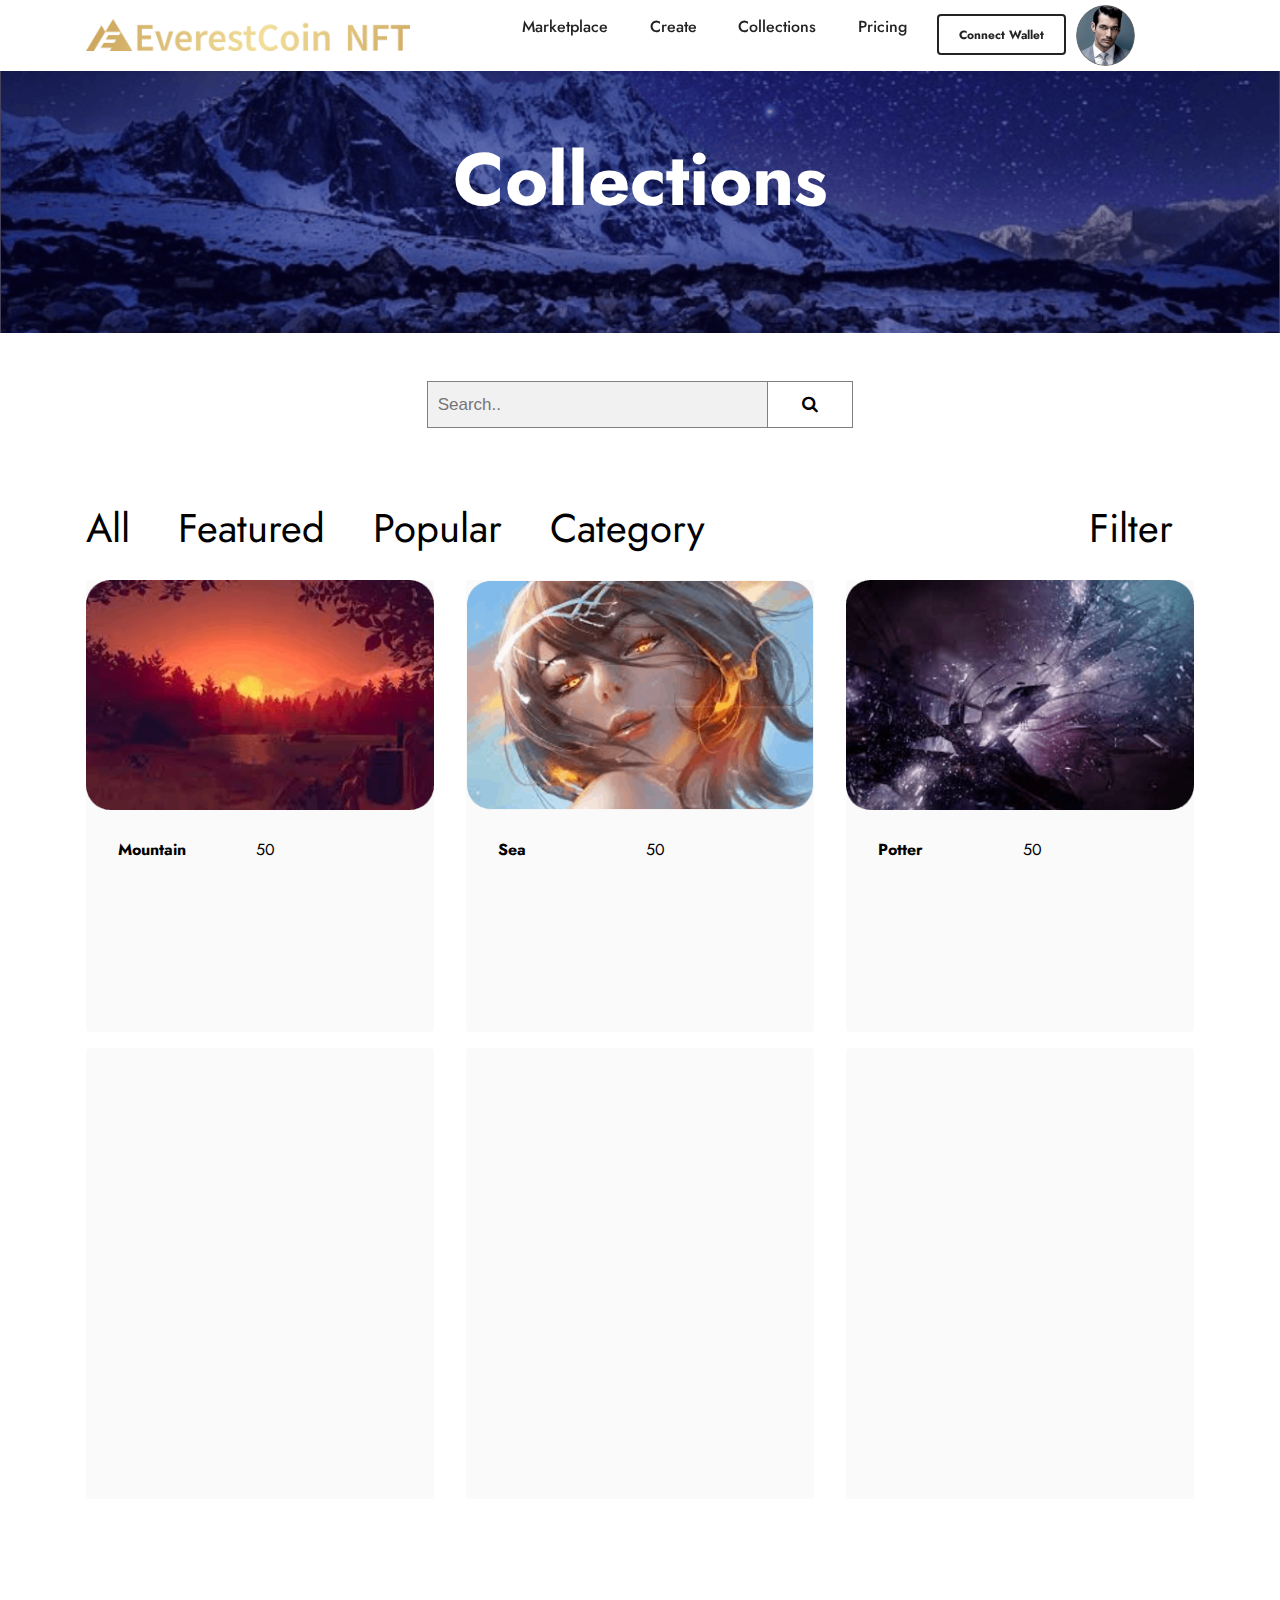
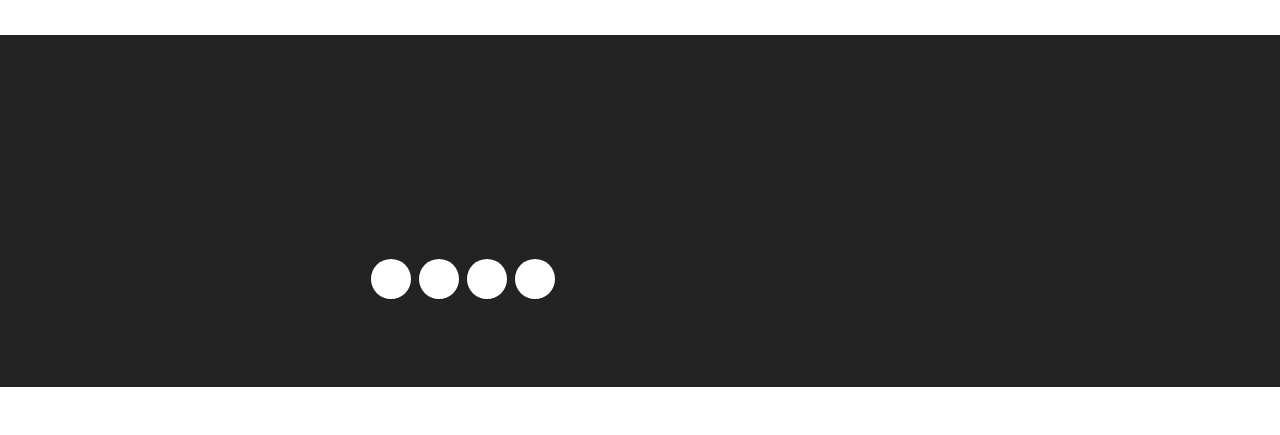
<file: Collections.html>
<!DOCTYPE html>
<html  >
<head>
  <!-- Site made with Mobirise Website Builder v5.5.0, https://mobirise.com -->
  <meta charset="UTF-8">
  <meta http-equiv="X-UA-Compatible" content="IE=edge">
  <meta name="generator" content="Mobirise v5.5.0, mobirise.com">
  <meta name="viewport" content="width=device-width, initial-scale=1, minimum-scale=1">
  <link rel="shortcut icon" href="assets/images/asset-123001x-82x-730x72.png" type="image/x-icon">
  <meta name="description" content="">
  
  
  <title>Collections</title>
  <link rel="stylesheet" href="assets/web/assets/mobirise-icons2/mobirise2.css">
  <link rel="stylesheet" href="assets/web/assets/mobirise-icons/mobirise-icons.css">
  <link rel="stylesheet" href="assets/bootstrap/css/bootstrap.min.css">
  <link rel="stylesheet" href="assets/bootstrap/css/bootstrap-grid.min.css">
  <link rel="stylesheet" href="assets/bootstrap/css/bootstrap-reboot.min.css">
  <link rel="stylesheet" href="assets/animatecss/animate.css">
  <link rel="stylesheet" href="assets/dropdown/css/style.css">
  <link rel="stylesheet" href="assets/socicon/css/styles.css">
  <link rel="stylesheet" href="assets/theme/css/style.css">
  <link rel="preload" href="https://fonts.googleapis.com/css?family=Jost:100,200,300,400,500,600,700,800,900,100i,200i,300i,400i,500i,600i,700i,800i,900i&display=swap" as="style" onload="this.onload=null;this.rel='stylesheet'">
  <noscript><link rel="stylesheet" href="https://fonts.googleapis.com/css?family=Jost:100,200,300,400,500,600,700,800,900,100i,200i,300i,400i,500i,600i,700i,800i,900i&display=swap"></noscript>
  <link rel="preload" as="style" href="assets/mobirise/css/mbr-additional.css"><link rel="stylesheet" href="assets/mobirise/css/mbr-additional.css" type="text/css">
  
  <link rel="stylesheet" href="assets/theme/css/btn.css">
    <link rel="stylesheet" href="https://cdnjs.cloudflare.com/ajax/libs/font-awesome/4.7.0/css/font-awesome.min.css">
    <link rel="stylesheet" href="https://cdnjs.cloudflare.com/ajax/libs/font-awesome/4.7.0/css/font-awesome.min.css">

  
  
  
</head>
<body>
  
    <section data-bs-version="5.1" class="menu menu2 cid-sOYfpJeTEU" once="menu" id="menu2-k">

        <nav class="navbar navbar-dropdown navbar-fixed-top navbar-expand-lg">
            <div class="container">
                <div class="navbar-brand">
                    <span class="navbar-logo">
                        <a href="index.html#top">
                            <img src="assets/images/asset-123001x-82x-730x72.png" alt="image is here"
                                style="height: 2.0rem;">
                        </a>
                    </span>

                </div>
                <button class="navbar-toggler" type="button" data-toggle="collapse" data-bs-toggle="collapse"
                    data-target="#navbarSupportedContent" data-bs-target="#navbarSupportedContent"
                    aria-controls="navbarNavAltMarkup" aria-expanded="false" aria-label="Toggle navigation">
                    <div class="hamburger">
                        <span></span>
                        <span></span>
                        <span></span>
                        <span></span>
                    </div>
                </button>
                <div class="collapse navbar-collapse" id="navbarSupportedContent">
                    <ul class="navbar-nav nav-dropdown nav-right" data-app-modern-menu="true">
                        <li class="nav-item"><a class="nav-link link text-black display-7"
                                href="marketplace.html#team1-14">Marketplace</a></li>

                        <li class="nav-item"><a class="nav-link link text-black display-7"
                                href="create.html#top">Create</a>
                        </li>
                        <li class="nav-item"><a class="nav-link link text-black display-7"
                                href="collection.html#top">Collections</a></li>
                        <li class="nav-item"><a class="nav-link link text-black display-7"
                                href="index.html#top">Pricing</a></li>

                        <li class="nav-item">
                            <a class="btn btn-black-outline display-4" href="connectWallet.html"> Connect Wallet</a> 
                        </li>

                        <li class="nav-item">
                            <img src="assets/images/david-gandy-1200x8002x-118x122.png" alt="image is here" style="border-radius: 50%; width: 50%;">
                        </li>
                        
                           
                    </ul>


                </div>
            </div>
        </nav>
    </section>

<section data-bs-version="5.1" class="info3 cid-sP2M7pF6lh" id="info3-2s">

    

    <div class="mbr-overlay" style="opacity: 0.4; background-color: rgb(8, 3, 62);">
    </div>

    <div class="container">
        <div class="row justify-content-center">
            <div class="card col-12 col-lg-10">
                <div class="card-wrapper">
                    <div class="card-box align-center">
                        <h4 class="card-title mbr-fonts-style align-center mb-4 display-1"><strong>Collections</strong></h4>
                        
                        
                    </div>
                </div>
            </div>
        </div>
    </div>
</section>

<br/><br/>
    <center>
        <div class="col-lg-4 col-md-4 col-sm-4 form-group mb-3" data-for="search">
            <!--<input type="email" name="email" placeholder="Search" data-form-field="text" class="form-control" value="" id="search" style="box-shadow: 2px 2px 2px 2px gray;"> -->
           <!-- <input type="text" name="search" placeholder="Search..">-->
           <form class="example" action="/action_page.php" style="margin:auto;max-width:500px; border-radius: 5px;">
            <input type="text" placeholder="Search.." name="search2">
            <button type="submit"><i class="fa fa-search"></i></button>
          </form>
        </div>
    </center>

<section data-bs-version="5.1" class="team1 cid-sP2M7sA1Mg" id="team1-2v">
    

    
    <div class="container">
        <div class="row justify-content-center">
            <div class="col-12">
                <h3 class="mbr-section-title mbr-fonts-style align-center mb-4 display-2"><p>All&nbsp;&nbsp;&nbsp;&nbsp;Featured&nbsp; &nbsp; Popular&nbsp; &nbsp; Category&nbsp;&nbsp;&nbsp;&nbsp;&nbsp;&nbsp;&nbsp;&nbsp;&nbsp;&nbsp;&nbsp;&nbsp;&nbsp;&nbsp;&nbsp;&nbsp;&nbsp;&nbsp;&nbsp;&nbsp;&nbsp;&nbsp;&nbsp;&nbsp;&nbsp;&nbsp;&nbsp;&nbsp;&nbsp; &nbsp; Filter</p></h3>
                
            </div>
            <div class="col-sm-6 col-lg-4">
                <div class="card-wrap">
                    <div class="image-wrap">
                        <img src="assets/images/images-2-366x241.png" alt="">
                    </div>
                    <div class="content-wrap">
                        <h5 class="mbr-section-title card-title mbr-fonts-style align-center m-0 display-7"><p>
                            <strong>Mountain</strong>&nbsp;&nbsp;&nbsp;&nbsp;&nbsp;&nbsp;&nbsp;&nbsp;&nbsp;&nbsp;&nbsp;&nbsp;&nbsp; 50</p></h5>
                        <h6 class="mbr-role mbr-fonts-style align-center mb-3 display-4"><p><strong>9+ People place a bid </strong>&nbsp;&nbsp;&nbsp;&nbsp;<strong>   225 View</strong></p></h6>
                        <p class="card-text mbr-fonts-style align-center display-4">
                            Owned by John Deo 1.5 ETH
                        </p>
                        
                        <div class="mbr-section-btn card-btn align-center"><a class="btn btn-warning display-7" href="https://mobiri.se">PLACE A BID</a></div>
                    </div>
                </div>
            </div>

            <div class="col-sm-6 col-lg-4">
                <div class="card-wrap">
                    <div class="image-wrap">
                        <img src="assets/images/images-5-366x241.png" alt="">
                    </div>
                    <div class="content-wrap">
                        <h5 class="mbr-section-title card-title mbr-fonts-style align-center m-0 display-7"><p>
                            <strong>Sea</strong>&nbsp;&nbsp;&nbsp;&nbsp;&nbsp;&nbsp;&nbsp;&nbsp;&nbsp;&nbsp;&nbsp;&nbsp;&nbsp;&nbsp;&nbsp;&nbsp;&nbsp; &nbsp; &nbsp;&nbsp;&nbsp;&nbsp;50</p></h5>
                        <h6 class="mbr-role mbr-fonts-style align-center mb-3 display-4"><p><strong>9+ People place a bid </strong>&nbsp;&nbsp;&nbsp;&nbsp;<strong>   225 View</strong></p></h6>
                        <p class="card-text mbr-fonts-style align-center display-4">
                            Owned by John Deo 1.5 ETH
                        </p>
                        
                        <div class="mbr-section-btn card-btn align-center"><a class="btn btn-warning display-7" href="https://mobiri.se">PLACE A BID</a></div>
                    </div>
                </div>
            </div>

            <div class="col-sm-6 col-lg-4">
                <div class="card-wrap">
                    <div class="image-wrap">
                        <img src="assets/images/images-7-366x241.png" alt="">
                    </div>
                    <div class="content-wrap">
                        <h5 class="mbr-section-title card-title mbr-fonts-style align-center m-0 display-7"><p>
                            <strong>Potter</strong>&nbsp;&nbsp;&nbsp;&nbsp;&nbsp;&nbsp;&nbsp;&nbsp;&nbsp;&nbsp;&nbsp;&nbsp;&nbsp; &nbsp; &nbsp;&nbsp;&nbsp;&nbsp;50</p></h5>
                        <h6 class="mbr-role mbr-fonts-style align-center mb-3 display-4"><p><strong>9+ People place a bid </strong>&nbsp;&nbsp;&nbsp;&nbsp;<strong>   225 View</strong></p></h6>
                        <p class="card-text mbr-fonts-style align-center display-4">
                            Owned by John Deo 1.5 ETH
                        </p>
                        
                        <div class="mbr-section-btn card-btn align-center"><a class="btn btn-warning display-7" href="https://mobiri.se">PLACE A BID</a></div>
                    </div>
                </div>
            </div>

            
        </div>
    </div>
</section>

<section data-bs-version="5.1" class="team1 cid-sP2NLQdiSW" id="team1-2y">
    

    
    <div class="container">
        <div class="row justify-content-center">
            
            <div class="col-sm-6 col-lg-4">
                <div class="card-wrap">
                    <div class="image-wrap">
                        <img src="assets/images/images-2-366x241.png" alt="">
                    </div>
                    <div class="content-wrap">
                        <h5 class="mbr-section-title card-title mbr-fonts-style align-center m-0 display-7"><p>
                            <strong>Mountain</strong>&nbsp;&nbsp;&nbsp;&nbsp;&nbsp;&nbsp;&nbsp;&nbsp;&nbsp;&nbsp;&nbsp;&nbsp;&nbsp; 50</p></h5>
                        <h6 class="mbr-role mbr-fonts-style align-center mb-3 display-4"><p><strong>9+ People place a bid </strong>&nbsp;&nbsp;&nbsp;&nbsp;<strong>   225 View</strong></p></h6>
                        <p class="card-text mbr-fonts-style align-center display-4">
                            Owned by John Deo 1.5 ETH
                        </p>
                        
                        <div class="mbr-section-btn card-btn align-center"><a class="btn btn-warning display-7" href="https://mobiri.se">PLACE A BID</a></div>
                    </div>
                </div>
            </div>

            <div class="col-sm-6 col-lg-4">
                <div class="card-wrap">
                    <div class="image-wrap">
                        <img src="assets/images/images-5-366x241.png" alt="">
                    </div>
                    <div class="content-wrap">
                        <h5 class="mbr-section-title card-title mbr-fonts-style align-center m-0 display-7"><p>
                            <strong>Sea</strong>&nbsp;&nbsp;&nbsp;&nbsp;&nbsp;&nbsp;&nbsp;&nbsp;&nbsp;&nbsp;&nbsp;&nbsp;&nbsp;&nbsp;&nbsp;&nbsp;&nbsp; &nbsp; &nbsp;&nbsp;&nbsp;&nbsp;50</p></h5>
                        <h6 class="mbr-role mbr-fonts-style align-center mb-3 display-4"><p><strong>9+ People place a bid </strong>&nbsp;&nbsp;&nbsp;&nbsp;<strong>   225 View</strong></p></h6>
                        <p class="card-text mbr-fonts-style align-center display-4">
                            Owned by John Deo 1.5 ETH
                        </p>
                        
                        <div class="mbr-section-btn card-btn align-center"><a class="btn btn-warning display-7" href="https://mobiri.se">PLACE A BID</a></div>
                    </div>
                </div>
            </div>

            <div class="col-sm-6 col-lg-4">
                <div class="card-wrap">
                    <div class="image-wrap">
                        <img src="assets/images/images-7-366x241.png" alt="">
                    </div>
                    <div class="content-wrap">
                        <h5 class="mbr-section-title card-title mbr-fonts-style align-center m-0 display-7"><p>
                            <strong>Potter</strong>&nbsp;&nbsp;&nbsp;&nbsp;&nbsp;&nbsp;&nbsp;&nbsp;&nbsp;&nbsp;&nbsp;&nbsp;&nbsp; &nbsp; &nbsp;&nbsp;&nbsp;&nbsp;50</p></h5>
                        <h6 class="mbr-role mbr-fonts-style align-center mb-3 display-4"><p><strong>9+ People place a bid </strong>&nbsp;&nbsp;&nbsp;&nbsp;<strong>   225 View</strong></p></h6>
                        <p class="card-text mbr-fonts-style align-center display-4">
                            Owned by John Deo 1.5 ETH
                        </p>
                        
                        <div class="mbr-section-btn card-btn align-center"><a class="btn btn-warning display-7" href="https://mobiri.se">PLACE A BID</a></div>
                    </div>
                </div>
            </div>

            
        </div>
    </div>
</section>

<section data-bs-version="5.1" class="content11 cid-sP2M7u78Mp" id="content11-2w">
    
    <div class="container-fluid">
        <div class="row justify-content-center">
            <div class="col-md-12 col-lg-12">
                <div class="mbr-section-btn align-center"><a class="btn btn-warning display-5" href="">LOAD MORE</a></div>
            </div>
        </div>
    </div>
</section>

<section data-bs-version="5.1" class="footer4 cid-sP2M7uDaDV" once="footers" id="footer4-2x">

    
    
    <div class="container">
        <div class="row mbr-white">
            <div class="col-6 col-lg-3">
                <div class="media-wrap col-md-12 col-12">
                    <a href="https://mobiri.se/">
                        <img src="assets/images/asset-123001x-82x-337x33.png" alt="Mobirise">
                    </a>
                </div>
            </div>
            <div class="col-12 col-md-6 col-lg-3">
                
                <p class="mbr-text mbr-fonts-style mb-4 display-5">All NFTs<br>How It Works<br>Create<br>Explore<br>Privacy &amp; Terms<br></p>
                
                <div class="social-row display-7">
                    <div class="soc-item">
                        <a href="https://twitter.com/" target="_blank">
                            <span class="mbr-iconfont socicon-facebook socicon"></span>
                        </a>
                    </div>
                    <div class="soc-item">
                        <a href="https://twitter.com/" target="_blank">
                            <span class="mbr-iconfont socicon-twitter socicon"></span>
                        </a>
                    </div>
                    <div class="soc-item">
                        <a href="https://twitter.com/" target="_blank">
                            <span class="mbr-iconfont socicon-instagram socicon"></span>
                        </a>
                    </div>
                    <div class="soc-item">
                        <a href="https://twitter.com/mobirise" target="_blank">
                            <span class="mbr-iconfont socicon-linkedin socicon"></span>
                        </a>
                    </div>
                </div>
            </div>
            <div class="col-12 col-md-6 col-lg-3">
                
                <ul class="list mbr-fonts-style display-5">
                    <li class="mbr-text item-wrap">Help Center</li><li class="mbr-text item-wrap">Partners</li><li class="mbr-text item-wrap">Suggestions</li><li class="mbr-text item-wrap">Blog</li><li class="mbr-text item-wrap">Newletter</li>
                </ul>
            </div>
            <div class="col-12 col-md-6 col-lg-3">
                
                <ul class="list mbr-fonts-style display-4">
                    <li class="mbr-text item-wrap"><br></li>
                </ul>
            </div>
            <div class="col-12 mt-4">
                <p class="mbr-text mb-0 mbr-fonts-style copyright align-center display-7">
                    © Copyright 2021 EverestCoin - All Rights Reserved
                </p>
            </div>
        </div>
    </div>
</section><section style="background-color: #fff; font-family: -apple-system, BlinkMacSystemFont, 'Segoe UI', 'Roboto', 'Helvetica Neue', Arial, sans-serif; color:#aaa; font-size:12px; padding: 0; align-items: center; display: flex;"><a href="https://mobirise.site/e" style="flex: 1 1; height: 3rem; padding-left: 1rem;"></a><p style="flex: 0 0 auto; margin:0; padding-right:1rem;"><a href="https://mobirise.site/s" style="color:#aaa;">web page</a> was designed with Mobirise themes</p></section><script src="assets/bootstrap/js/bootstrap.bundle.min.js"></script>  <script src="assets/smoothscroll/smooth-scroll.js"></script>  <script src="assets/ytplayer/index.js"></script>  <script src="assets/dropdown/js/navbar-dropdown.js"></script>  <script src="assets/theme/js/script.js"></script>  <script src="assets/formoid/formoid.min.js"></script>  
  
  
 <div id="scrollToTop" class="scrollToTop mbr-arrow-up"><a style="text-align: center;"><i class="mbr-arrow-up-icon mbr-arrow-up-icon-cm cm-icon cm-icon-smallarrow-up"></i></a></div>
    <input name="animation" type="hidden">
  </body>
</html>
</file>
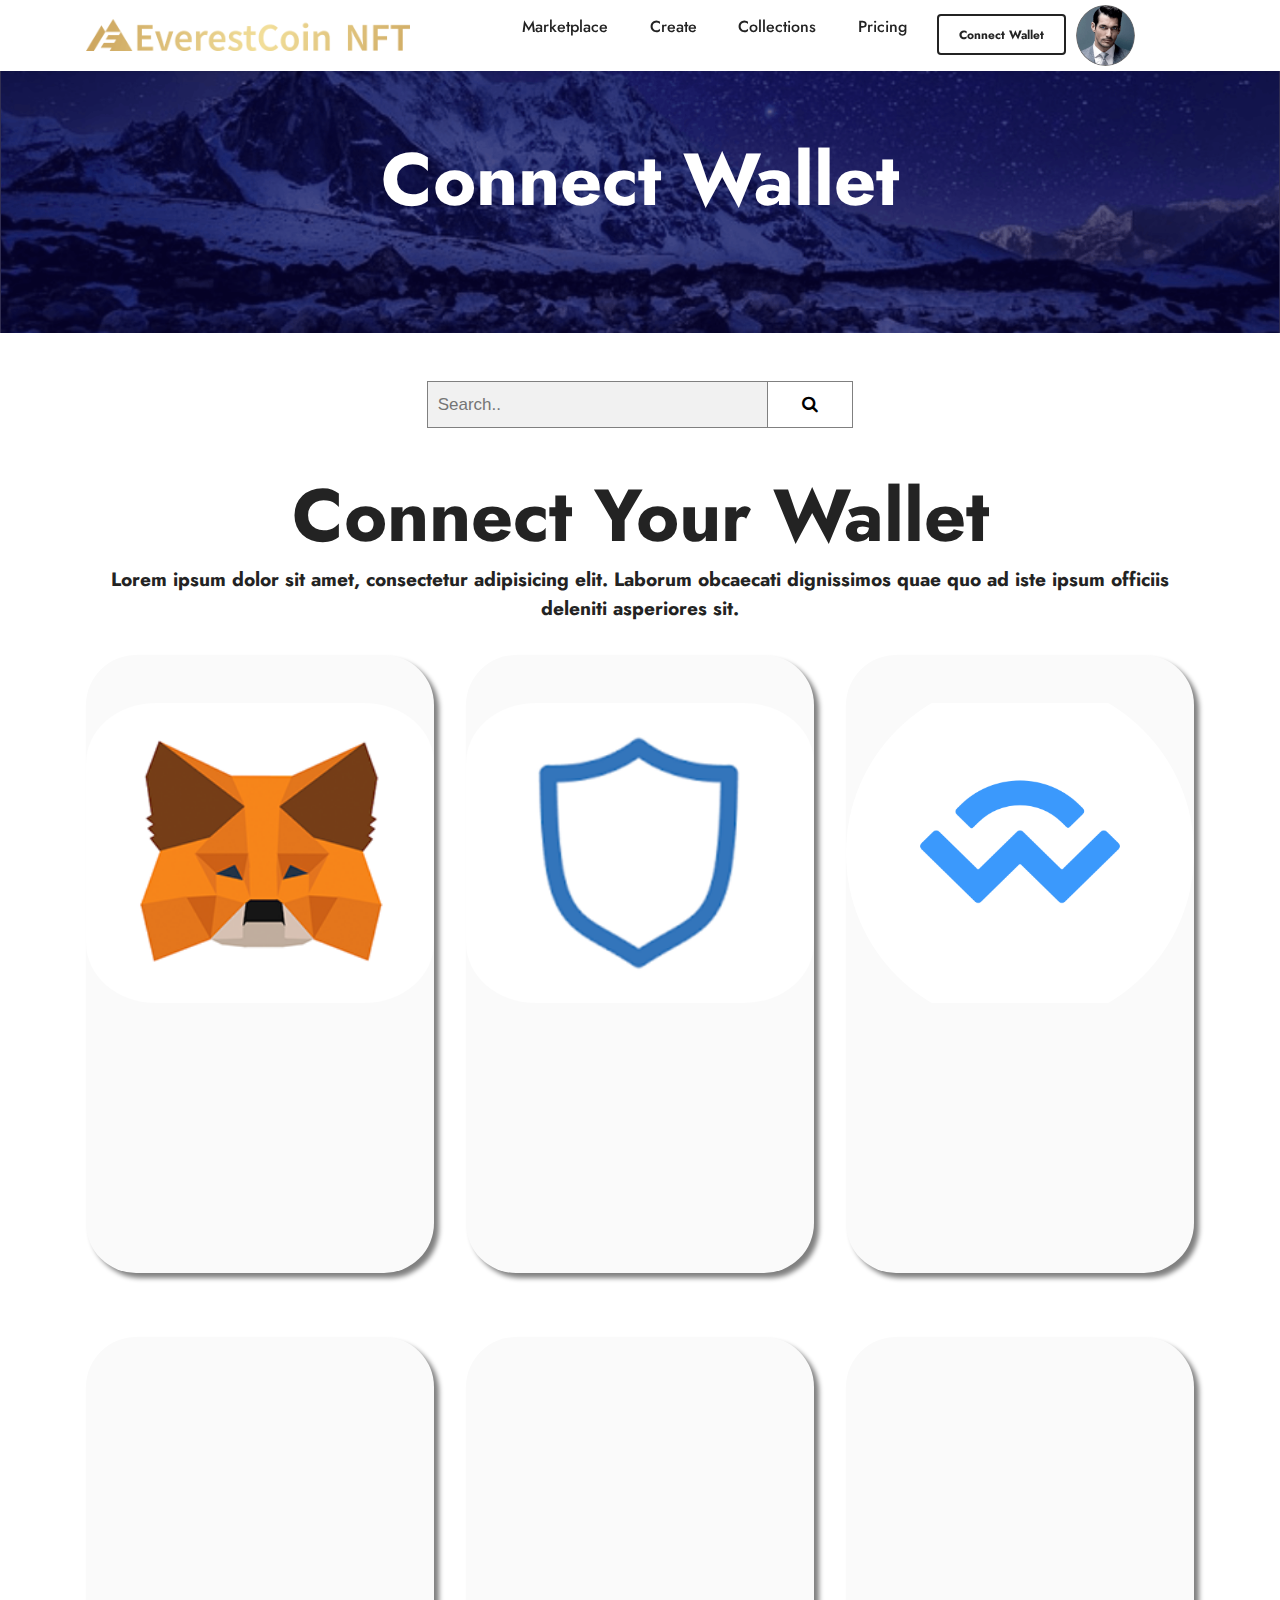
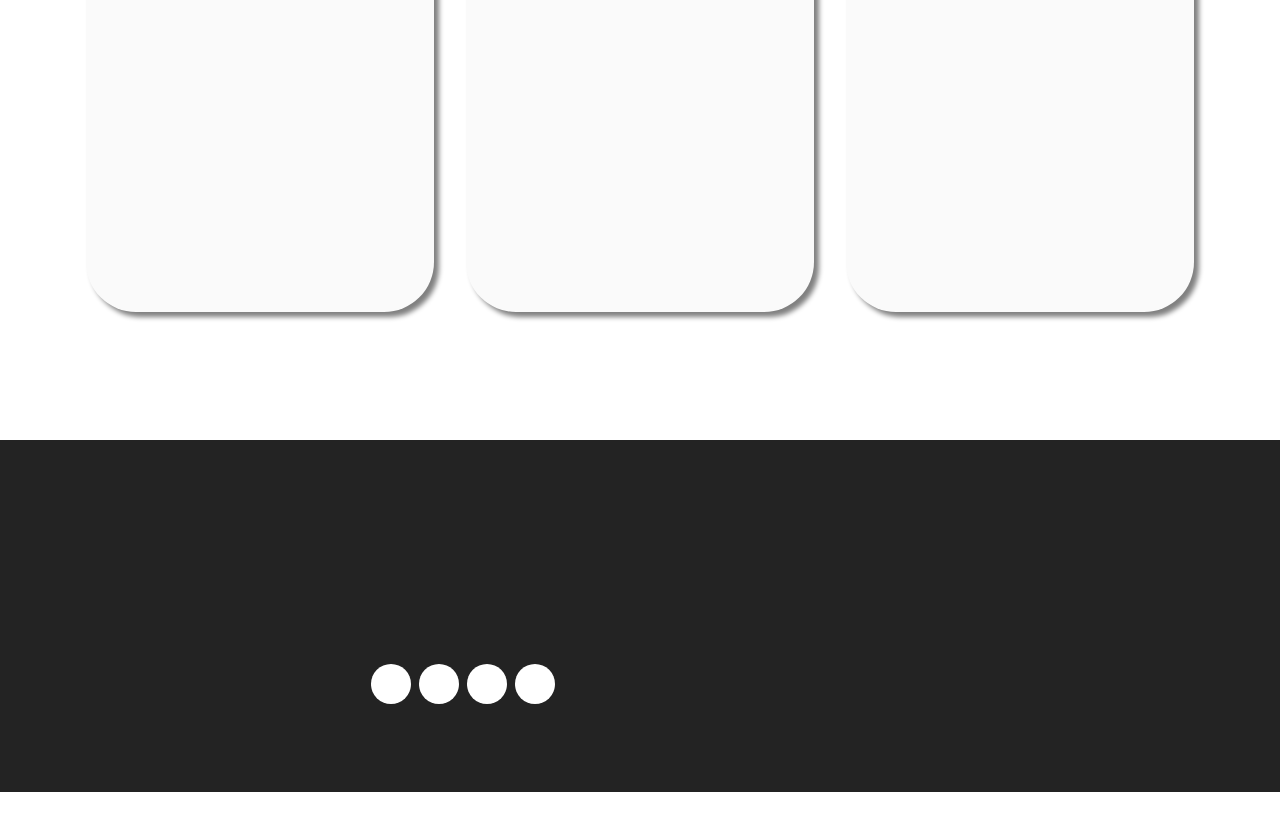
<file: connectWallet.html>
<!DOCTYPE html>
<html  >
<head>
  <!-- Site made with Mobirise Website Builder v5.5.0, https://mobirise.com -->
  <meta charset="UTF-8">
  <meta http-equiv="X-UA-Compatible" content="IE=edge">
  <meta name="generator" content="Mobirise v5.5.0, mobirise.com">
  <meta name="viewport" content="width=device-width, initial-scale=1, minimum-scale=1">
  <link rel="shortcut icon" href="assets/images/asset-123001x-82x-730x72.png" type="image/x-icon">
  <meta name="description" content="">
  
  
  <title>Connect Wallet</title>
  <link rel="stylesheet" href="assets/web/assets/mobirise-icons2/mobirise2.css">
  <link rel="stylesheet" href="assets/web/assets/mobirise-icons/mobirise-icons.css">
  <link rel="stylesheet" href="assets/bootstrap/css/bootstrap.min.css">
  <link rel="stylesheet" href="assets/bootstrap/css/bootstrap-grid.min.css">
  <link rel="stylesheet" href="assets/bootstrap/css/bootstrap-reboot.min.css">
  <link rel="stylesheet" href="assets/animatecss/animate.css">
  <link rel="stylesheet" href="assets/dropdown/css/style.css">
  <link rel="stylesheet" href="assets/socicon/css/styles.css">
  <link rel="stylesheet" href="assets/theme/css/style.css">
  <link rel="preload" href="https://fonts.googleapis.com/css?family=Jost:100,200,300,400,500,600,700,800,900,100i,200i,300i,400i,500i,600i,700i,800i,900i&display=swap" as="style" onload="this.onload=null;this.rel='stylesheet'">
  <noscript><link rel="stylesheet" href="https://fonts.googleapis.com/css?family=Jost:100,200,300,400,500,600,700,800,900,100i,200i,300i,400i,500i,600i,700i,800i,900i&display=swap"></noscript>
  <link rel="preload" as="style" href="assets/mobirise/css/mbr-additional.css"><link rel="stylesheet" href="assets/mobirise/css/mbr-additional.css" type="text/css">
  
  <link rel="stylesheet" href="assets/theme/css/btn.css">
    <link rel="stylesheet" href="https://cdnjs.cloudflare.com/ajax/libs/font-awesome/4.7.0/css/font-awesome.min.css">
    <link rel="stylesheet" href="https://cdnjs.cloudflare.com/ajax/libs/font-awesome/4.7.0/css/font-awesome.min.css">

  
  
  
</head>
<body>
  
    <section data-bs-version="5.1" class="menu menu2 cid-sOYfpJeTEU" once="menu" id="menu2-k">

        <nav class="navbar navbar-dropdown navbar-fixed-top navbar-expand-lg">
            <div class="container">
                <div class="navbar-brand">
                    <span class="navbar-logo">
                        <a href="index.html#top">
                            <img src="assets/images/asset-123001x-82x-730x72.png" alt="image is here"
                                style="height: 2.0rem;">
                        </a>
                    </span>

                </div>
                <button class="navbar-toggler" type="button" data-toggle="collapse" data-bs-toggle="collapse"
                    data-target="#navbarSupportedContent" data-bs-target="#navbarSupportedContent"
                    aria-controls="navbarNavAltMarkup" aria-expanded="false" aria-label="Toggle navigation">
                    <div class="hamburger">
                        <span></span>
                        <span></span>
                        <span></span>
                        <span></span>
                    </div>
                </button>
                <div class="collapse navbar-collapse" id="navbarSupportedContent">
                    <ul class="navbar-nav nav-dropdown nav-right" data-app-modern-menu="true">
                        <li class="nav-item"><a class="nav-link link text-black display-7"
                                href="marketplace.html#team1-14">Marketplace</a></li>

                        <li class="nav-item"><a class="nav-link link text-black display-7"
                                href="create.html#top">Create</a>
                        </li>
                        <li class="nav-item"><a class="nav-link link text-black display-7"
                                href="collection.html#top">Collections</a></li>
                        <li class="nav-item"><a class="nav-link link text-black display-7"
                                href="index.html#top">Pricing</a></li>

                        <li class="nav-item">
                            <a class="btn btn-black-outline display-4" href="connectWallet.html"> Connect Wallet</a> 
                        </li>

                        <li class="nav-item">
                            <img src="assets/images/david-gandy-1200x8002x-118x122.png" alt="image is here" style="border-radius: 50%; width: 50%;">
                        </li>
                        
                           
                    </ul>


                </div>
            </div>
        </nav>
    </section>

<section data-bs-version="5.1" class="info3 cid-sP2ImqECpm" id="info3-2k">

    

    <div class="mbr-overlay" style="opacity: 0.6; background-color: rgb(8, 3, 62);">
    </div>

    <div class="container">
        <div class="row justify-content-center">
            <div class="card col-12 col-lg-10">
                <div class="card-wrapper">
                    <div class="card-box align-center">
                        <h4 class="card-title mbr-fonts-style align-center mb-4 display-1"><strong>Connect Wallet</strong></h4>
                        
                        
                    </div>
                </div>
            </div>
        </div>
    </div>
</section>

<br/><br/>
    <center>
        <div class="col-lg-4 col-md-4 col-sm-4 form-group mb-3" data-for="search">
            <!--<input type="email" name="email" placeholder="Search" data-form-field="text" class="form-control" value="" id="search" style="box-shadow: 2px 2px 2px 2px gray;"> -->
           <!-- <input type="text" name="search" placeholder="Search..">-->
           <form class="example" action="/action_page.php" style="margin:auto;max-width:500px; border-radius: 5px;">
            <input type="text" placeholder="Search.." name="search2">
            <button type="submit"><i class="fa fa-search"></i></button>
          </form>
        </div>
    </center>

<section data-bs-version="5.1" class="features4 cid-sP2J3dNZGH" id="features4-2p">
    
    
    <div class="container">
        <div class="mbr-section-head">
            <h4 class="mbr-section-title mbr-fonts-style align-center mb-0 display-1"><strong>Connect Your Wallet</strong></h4>
            <h5 class="mbr-section-subtitle mbr-fonts-style align-center mb-0 mt-2 display-5"><strong>Lorem ipsum dolor sit amet, consectetur adipisicing elit. Laborum obcaecati dignissimos quae quo ad iste ipsum officiis deleniti asperiores sit.</strong></h5>
        </div>
        <div class="row mt-4">
            <div class="item features-image сol-12 col-md-6 col-lg-4">
                <div class="item-wrapper" style="box-shadow: 5px 5px 5px gray; border-radius: 50px;">
                    <br/><br/>
                    <center>
                    <div class="item-img">
                        <img src="assets/images/metamask.png" alt="image is here" title="" style="border-radius: 20%;">
                        </div>
                    <div class="item-content">
                        <h5 class="item-title mbr-fonts-style display-2"><strong>Meta Mask</strong></h5>
                        <p class="mbr-text mbr-fonts-style mt-3 display-5">A browser extension with great flexibility. The web's most popular wallet</p>
                    
                    </div>
                </center>
             </div>
            </div>
            <div class="item features-image сol-12 col-md-6 col-lg-4">
                <div class="item-wrapper" style="box-shadow: 5px 5px 5px gray; border-radius: 50px;">
                    <br/><br/>
                    <center>
                    <div class="item-img">
                        <img src="assets/images/trustwallet.png" alt="image is here" title="" style="border-radius: 20%;">
                    </div>
                </center>
                    <div class="item-content">
                        <h5 class="item-title mbr-fonts-style display-2"><strong>Trust Wallet</strong></h5>
                        
                        <p class="mbr-text mbr-fonts-style mt-3 display-5">A browser extension with great flexibility. The web's most popular wallet</p>
                    </div>
                    
                </div>
            </div>
            <div class="item features-image сol-12 col-md-6 col-lg-4">
                <div class="item-wrapper" style="box-shadow: 5px 5px 5px gray; border-radius: 50px;">
                    <br/><br/>
                    <center>
                    <div class="item-img">
                        <img src="assets/images/ff.png" alt="image is here" title="" style="border-radius: 20%;">
                    </div>
                </center>
                    <div class="item-content">
                        <h5 class="item-title mbr-fonts-style display-2"><strong>Wallet Connect</strong></h5>
                        
                        <p class="mbr-text mbr-fonts-style mt-3 display-5">Pair with Trust, Argent, MetaMask &amp; more. Works from any browser, without an extension<br></p>
                    </div>
                    
                </div>
            </div>

        </div>
    </div>
</section>

<section data-bs-version="5.1" class="features4 cid-sP2KS53WZ6" id="features4-2q">
    
    
    <div class="container">
        
        <div class="row mt-4">
            <div class="item features-image сol-12 col-md-6 col-lg-4">
                <div class="item-wrapper" style="box-shadow: 5px 5px 5px gray; border-radius: 50px;">
                    <br/><br/>
                    <center>
                    <div class="item-img">
                        <img src="assets/images/bnb.png" alt="image is here" title="" style="border-radius: 20%;">
                    </div>
                    <div class="item-content">
                        <h5 class="item-title mbr-fonts-style display-2"><strong>Bsc Scan</strong></h5>
                        
                        <p class="mbr-text mbr-fonts-style mt-3 display-5">A browser extension with great flexibility. The web's most popular wallet</p>
                    </div>
                    
                </div>
            </div>
            <div class="item features-image сol-12 col-md-6 col-lg-4">
                <div class="item-wrapper" style="box-shadow: 5px 5px 5px gray; border-radius: 50px;">
                    <br/><br/>
                    <center>
                    <div class="item-img">
                        <img src="assets/images/coinbase.jpg" alt="image is here" title="" style="border-radius: 20%;">
                    </div>
                    <div class="item-content">
                        <h5 class="item-title mbr-fonts-style display-2"><strong>Coin Base</strong></h5>
                        
                        <p class="mbr-text mbr-fonts-style mt-3 display-5">A browser extension with great flexibility. The web's most popular wallet</p>
                    </div>
                    
                </div>
            </div>
            <div class="item features-image сol-12 col-md-6 col-lg-4">
                <div class="item-wrapper" style="box-shadow: 5px 5px 5px gray; border-radius: 50px;">
                    <br/><br/>
                    <center>
                    <div class="item-img">
                        <img src="assets/images/ethereum.png" alt="image is here" title="" style="border-radius: 20%;">
                    </div>
                    <div class="item-content">
                        <h5 class="item-title mbr-fonts-style display-2"><strong>Ethereum</strong></h5>
                        
                        <p class="mbr-text mbr-fonts-style mt-3 display-5">Pair with Trust, Argent, MetaMask &amp; more. Works from any browser, without an extension<br></p>
                    </div>
                    
                </div>
            </div>

        </div>
    </div>
</section>

<section data-bs-version="5.1" class="footer4 cid-sP2Imt6rls" once="footers" id="footer4-2n">

    
    
    <div class="container">
        <div class="row mbr-white">
            <div class="col-6 col-lg-3">
                <div class="media-wrap col-md-12 col-12">
                    <a href="#">
                        <img src="assets/images/asset-123001x-82x-337x33.png" alt="Mobirise">
                    </a>
                </div>
            </div>
            <div class="col-12 col-md-6 col-lg-3">
                
                <p class="mbr-text mbr-fonts-style mb-4 display-5">All NFTs<br>How It Works<br>Create<br>Explore<br>Privacy &amp; Terms<br></p>
                
                <div class="social-row display-7">
                    <div class="soc-item">
                        <a href="https://twitter.com/" target="_blank">
                            <span class="mbr-iconfont socicon-facebook socicon"></span>
                        </a>
                    </div>
                    <div class="soc-item">
                        <a href="https://twitter.com/" target="_blank">
                            <span class="mbr-iconfont socicon-twitter socicon"></span>
                        </a>
                    </div>
                    <div class="soc-item">
                        <a href="https://twitter.com/" target="_blank">
                            <span class="mbr-iconfont socicon-instagram socicon"></span>
                        </a>
                    </div>
                    <div class="soc-item">
                        <a href="https://twitter.com/mobirise" target="_blank">
                            <span class="mbr-iconfont socicon-linkedin socicon"></span>
                        </a>
                    </div>
                </div>
            </div>
            <div class="col-12 col-md-6 col-lg-3">
                
                <ul class="list mbr-fonts-style display-5">
                    <li class="mbr-text item-wrap">Help Center</li><li class="mbr-text item-wrap">Partners</li><li class="mbr-text item-wrap">Suggestions</li><li class="mbr-text item-wrap">Blog</li><li class="mbr-text item-wrap">Newletter</li>
                </ul>
            </div>
            <div class="col-12 col-md-6 col-lg-3">
                
                <ul class="list mbr-fonts-style display-4">
                    <li class="mbr-text item-wrap"><br></li>
                </ul>
            </div>
            <div class="col-12 mt-4">
                <p class="mbr-text mb-0 mbr-fonts-style copyright align-center display-7">
                    © Copyright 2021 EverestCoin - All Rights Reserved
                </p>
            </div>
        </div>
    </div>
</section><section style="background-color: #fff; font-family: -apple-system, BlinkMacSystemFont, 'Segoe UI', 'Roboto', 'Helvetica Neue', Arial, sans-serif; color:#aaa; font-size:12px; padding: 0; align-items: center; display: flex;"><a href="https://mobirise.site/c" style="flex: 1 1; height: 3rem; padding-left: 1rem;"></a><p style="flex: 0 0 auto; margin:0; padding-right:1rem;">This <a href="https://mobirise.site/e" style="color:#aaa;">website</a> was made with Mobirise</p></section><script src="assets/bootstrap/js/bootstrap.bundle.min.js"></script>  <script src="assets/smoothscroll/smooth-scroll.js"></script>  <script src="assets/ytplayer/index.js"></script>  <script src="assets/dropdown/js/navbar-dropdown.js"></script>  <script src="assets/theme/js/script.js"></script>  <script src="assets/formoid/formoid.min.js"></script>  
  
  
 <div id="scrollToTop" class="scrollToTop mbr-arrow-up"><a style="text-align: center;"><i class="mbr-arrow-up-icon mbr-arrow-up-icon-cm cm-icon cm-icon-smallarrow-up"></i></a></div>
    <input name="animation" type="hidden">
  </body>
</html>
</file>
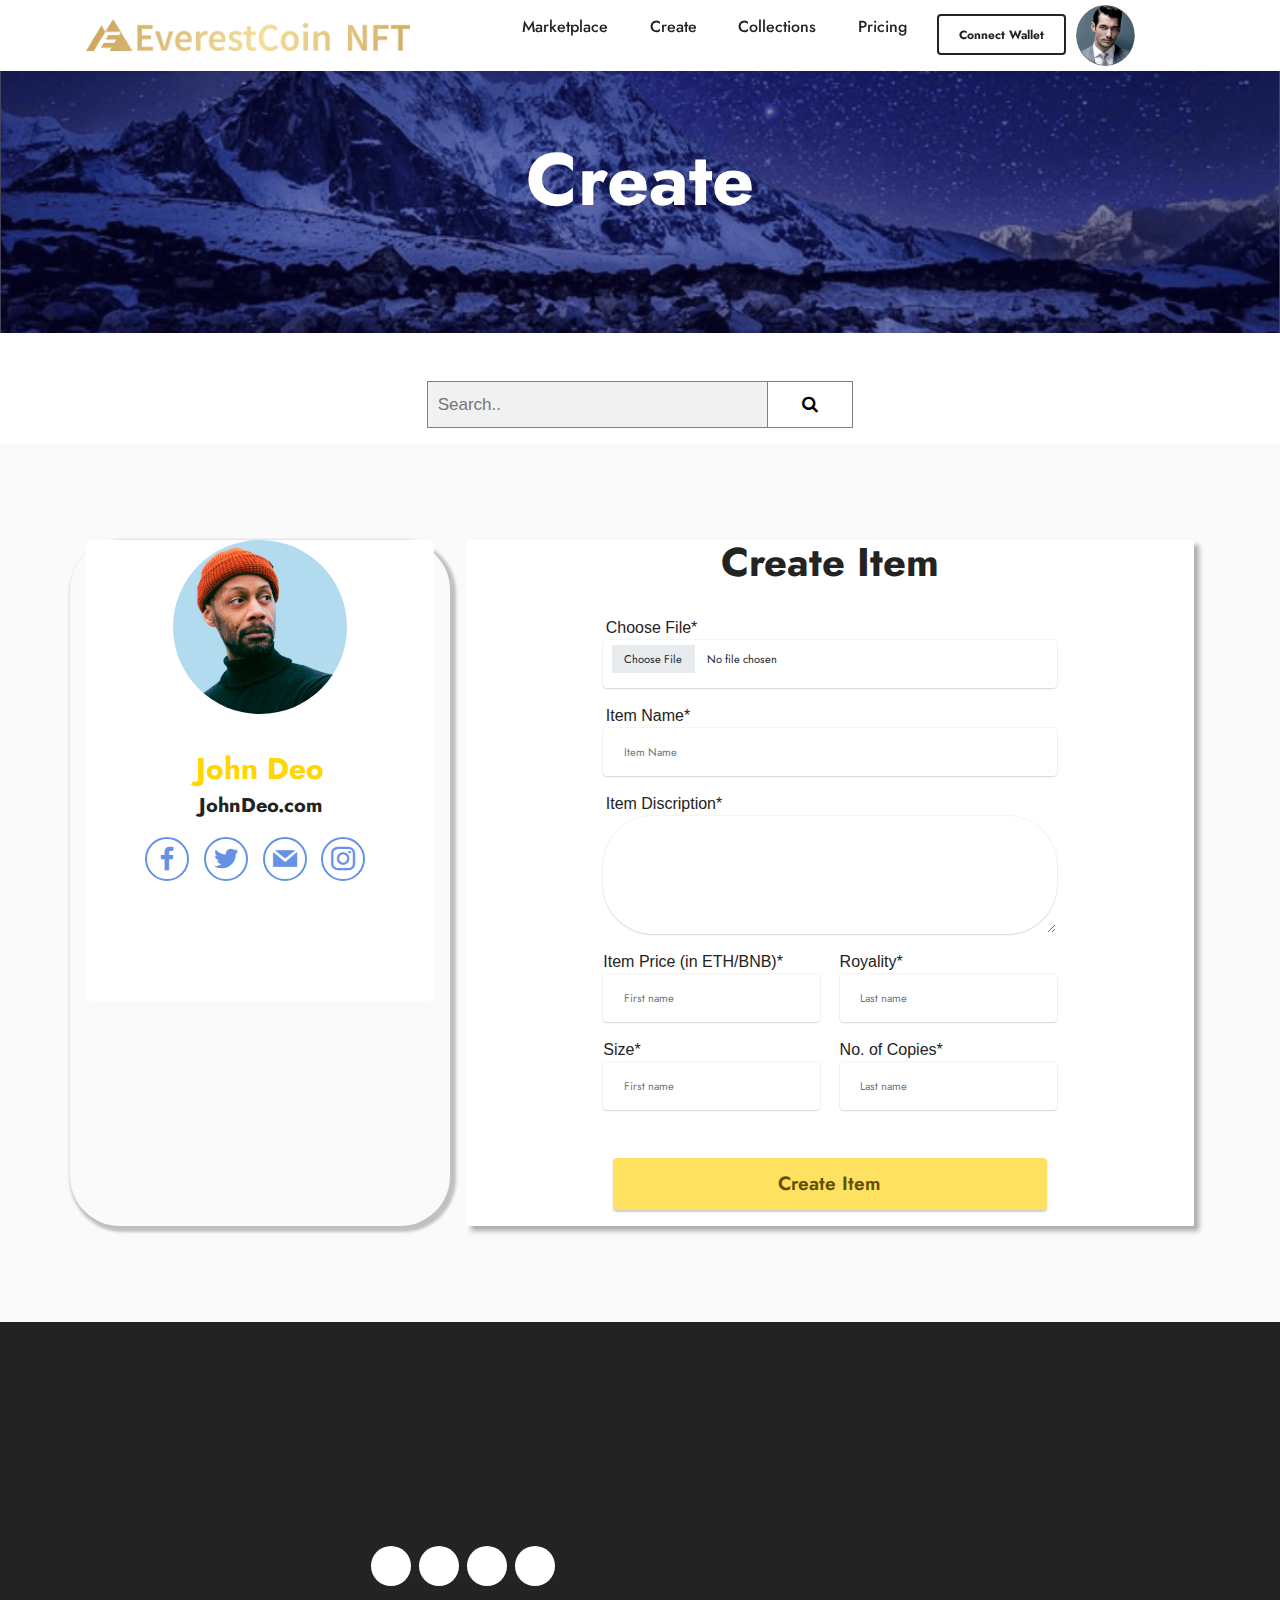
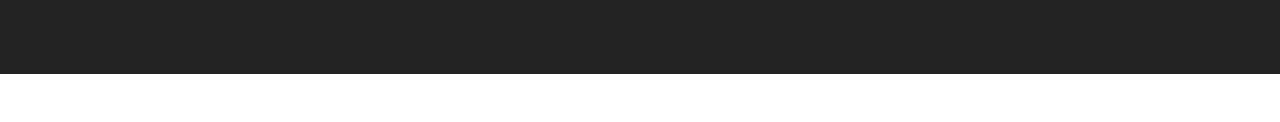
<file: create.html>
<!DOCTYPE html>
<html  >
<head>
  <!-- Site made with Mobirise Website Builder v5.5.0, https://mobirise.com -->
  <meta charset="UTF-8">
  <meta http-equiv="X-UA-Compatible" content="IE=edge">
  <meta name="generator" content="Mobirise v5.5.0, mobirise.com">
  <meta name="viewport" content="width=device-width, initial-scale=1, minimum-scale=1">
  <link rel="shortcut icon" href="assets/images/asset-123001x-82x-730x72.png" type="image/x-icon">
  <meta name="description" content="">
  
  
  <title>Create</title>
  <link rel="stylesheet" href="assets/web/assets/mobirise-icons2/mobirise2.css">
  <link rel="stylesheet" href="assets/web/assets/mobirise-icons/mobirise-icons.css">
  <link rel="stylesheet" href="assets/bootstrap/css/bootstrap.min.css">
  <link rel="stylesheet" href="assets/bootstrap/css/bootstrap-grid.min.css">
  <link rel="stylesheet" href="assets/bootstrap/css/bootstrap-reboot.min.css">
  <link rel="stylesheet" href="assets/animatecss/animate.css">
  <link rel="stylesheet" href="assets/dropdown/css/style.css">
  <link rel="stylesheet" href="assets/socicon/css/styles.css">
  <link rel="stylesheet" href="assets/theme/css/style.css">
  <link rel="preload" href="https://fonts.googleapis.com/css?family=Jost:100,200,300,400,500,600,700,800,900,100i,200i,300i,400i,500i,600i,700i,800i,900i&display=swap" as="style" onload="this.onload=null;this.rel='stylesheet'">
  <noscript><link rel="stylesheet" href="https://fonts.googleapis.com/css?family=Jost:100,200,300,400,500,600,700,800,900,100i,200i,300i,400i,500i,600i,700i,800i,900i&display=swap"></noscript>
  <link rel="preload" as="style" href="assets/mobirise/css/mbr-additional.css"><link rel="stylesheet" href="assets/mobirise/css/mbr-additional.css" type="text/css">
  
  
  <link rel="stylesheet" href="assets/theme/css/btn.css">
    <link rel="stylesheet" href="https://cdnjs.cloudflare.com/ajax/libs/font-awesome/4.7.0/css/font-awesome.min.css">
    <link rel="stylesheet" href="https://cdnjs.cloudflare.com/ajax/libs/font-awesome/4.7.0/css/font-awesome.min.css">

  
  
</head>
<body>
  
    <section data-bs-version="5.1" class="menu menu2 cid-sOYfpJeTEU" once="menu" id="menu2-k">

        <nav class="navbar navbar-dropdown navbar-fixed-top navbar-expand-lg">
            <div class="container">
                <div class="navbar-brand">
                    <span class="navbar-logo">
                        <a href="index.html#top">
                            <img src="assets/images/asset-123001x-82x-730x72.png" alt="image is here"
                                style="height: 2.0rem;">
                        </a>
                    </span>

                </div>
                <button class="navbar-toggler" type="button" data-toggle="collapse" data-bs-toggle="collapse"
                    data-target="#navbarSupportedContent" data-bs-target="#navbarSupportedContent"
                    aria-controls="navbarNavAltMarkup" aria-expanded="false" aria-label="Toggle navigation">
                    <div class="hamburger">
                        <span></span>
                        <span></span>
                        <span></span>
                        <span></span>
                    </div>
                </button>
                <div class="collapse navbar-collapse" id="navbarSupportedContent">
                    <ul class="navbar-nav nav-dropdown nav-right" data-app-modern-menu="true">
                        <li class="nav-item"><a class="nav-link link text-black display-7"
                                href="marketplace.html#team1-14">Marketplace</a></li>

                        <li class="nav-item"><a class="nav-link link text-black display-7"
                                href="create.html#top">Create</a>
                        </li>
                        <li class="nav-item"><a class="nav-link link text-black display-7"
                                href="collection.html#top">Collections</a></li>
                        <li class="nav-item"><a class="nav-link link text-black display-7"
                                href="index.html#top">Pricing</a></li>

                        <li class="nav-item">
                            <a class="btn btn-black-outline display-4" href="connectWallet.html"> Connect Wallet</a> 
                        </li>
                        
                        <li class="nav-item">
                            <img src="assets/images/david-gandy-1200x8002x-118x122.png" alt="image is here" style="border-radius: 50%; width: 50%;">
                        </li>
                           
                    </ul>


                </div>
            </div>
        </nav>
    </section>

<section data-bs-version="5.1" class="info3 cid-sP3jWgFOR1" id="info3-30">

    

    <div class="mbr-overlay" style="opacity: 0.4; background-color: rgb(8, 3, 62);">
    </div>

    <div class="container">
        <div class="row justify-content-center">
            <div class="card col-12 col-lg-10">
                <div class="card-wrapper">
                    <div class="card-box align-center">
                        <h4 class="card-title mbr-fonts-style align-center mb-4 display-1"><strong>Create</strong></h4>
                        
                        
                    </div>
                </div>
            </div>
        </div>
    </div>
</section>

<br/><br/>
    <center>
        <div class="col-lg-4 col-md-4 col-sm-4 form-group mb-3" data-for="search">
            <!--<input type="email" name="email" placeholder="Search" data-form-field="text" class="form-control" value="" id="search" style="box-shadow: 2px 2px 2px 2px gray;"> -->
           <!-- <input type="text" name="search" placeholder="Search..">-->
           <form class="example" action="/action_page.php" style="margin:auto;max-width:500px; border-radius: 5px;">
            <input type="text" placeholder="Search.." name="search2">
            <button type="submit"><i class="fa fa-search"></i></button>
          </form>
        </div>
    </center>

<section data-bs-version="5.1" class="team1 cid-sP3nXHZqC3" id="team1-37">
    

    
    <div class="container">
        <div class="row justify-content-left">
            <div class="col-sm-4 col-lg-4" style="box-shadow: 3px 3px 3px 3px rgb(194, 191, 191); border-radius: 50px;">
                <div class="card-wrap">
                    
                    <div class="image-wrap">
                        <center>
                            <img src="assets/images/team1.jpg" style="border-radius: 100%; width: 50%; height: 50%;">
                    </center>
                    </div>
                    <div class="content-wrap">
                        <h3 class="mbr-section-title card-title mbr-fonts-style align-center m-0 display-5" style="font-size:30px; color: gold;">
                            <strong>John Deo</strong>
                        </h3>
                        <h4 class="mbr-role mbr-fonts-style align-center mb-3 display-4" style="font-size:20px">
                            <strong>JohnDeo.com</strong>
                        </h4>
                        <div class="social-row display-7">
                            <div class="soc-item">
                                <a href="https://www.facebook.com/JohnDeo/" target="_blank">
                                    <span class="mbr-iconfont socicon socicon-facebook"></span>
                                </a>
                            </div>
                            <div class="soc-item">
                                <a href="https://twitter.com/JohnDeo" target="_blank">
                                    <span class="mbr-iconfont socicon socicon-twitter"></span>
                                </a>
                            </div>

                            <div class="soc-item">
                                <a href="https://twitter.com/JohnDeo" target="_blank">
                                    <span class="mbr-iconfont socicon socicon-mail"></span>
                                </a>
                            </div>
                            <div class="soc-item">
                                <a href="https://instagram.com/JohnDeo" target="_blank">
                                    <span class="mbr-iconfont socicon socicon-instagram"></span>
                                </a>
                            </div>

                            <div class="col-auto mbr-section-btn align-center">
                                <button type="submit" class="btn btn-warning display-5">Follow</button>
                            </div>
                            
                            
                            
                        </div>
                        
                    </div>
                </div>
            </div>

            

            <div class="col-sm-8 col-lg-8">
                <div class="card-wrap">
                    <div class="container" style="box-shadow: 5px 5px 5px  rgb(175, 171, 171) ;">
                        <div class="mbr-section-head">
                            <h3 class="mbr-section-title mbr-fonts-style align-center mb-0 display-2">
                                <strong>Create Item</strong>
                            </h3>
                            
                        </div>
                        <div class="row justify-content-right mt-4">
                            <div class="col-lg-8 mx-auto mbr-form" data-form-type="formoid">
                                <form action="#" method="POST" class="mbr-form form-with-styler mx-auto" data-form-title="Form Name"><input type="hidden" name="email" data-form-email="true" value="RpZ4YjbZnP5QOEnxsFpaflUaG4Rv1cp3/NK6It9AVGUvD86EcqcQr2Bqbp8od6yQEKPpDruGNfay7CpAAGbVZGZlnoSjEEoNYSuyFphF/XXFNcycIjHbbG1x3aV4hpNE">
                                    <div class="dragArea row">
                                        <label>Choose File*</label>
                                        <div class="col-lg-12 col-md-12 col-sm-12 form-group mb-3" data-for="name">
                                            <input type="file" name="file" placeholder="Choose File" data-form-field="choose File" class="form-control" value="" id="name-form7-38">
                                        </div>
                                        <label>Item Name*</label>
                                        <div class="col-lg-12 col-md-12 col-sm-12 form-group mb-3" data-for="email">
                                            <input type="text" name="itemname" placeholder="Item Name" data-form-field="itemname" class="form-control" value="" id="email-form7-38">
                                        </div>
                                        <label>Item Discription*</label>
                                        <div data-for="item" class="col-lg-12 col-md-12 col-sm-12 form-group mb-3">
                                            <textarea id="w3review" name="w3review" rows="4" cols="50" style="border-radius:50px;" class="form-control"></textarea>
                                        </div>
                                        <div data-for="item" class="col-lg-12 col-md-12 col-sm-12 form-group mb-3">
                                                <div class="row">
                                                  <div class="col">
                                                      <label>Item Price (in ETH/BNB)*</label>
                                                    <input type="text" class="form-control" placeholder="First name">
                                                  </div>
                                                  <div class="col">
                                                    <label>Royality*</label>
                                                    <input type="text" class="form-control" placeholder="Last name">
                                                  </div>
                                                </div>
                                        </div>
                                        <div data-for="item" class="col-lg-12 col-md-12 col-sm-12 form-group mb-3">
                                            <div class="row">
                                              <div class="col">
                                                  <label>Size*</label>
                                                <input type="text" class="form-control" placeholder="First name">
                                              </div>
                                              <div class="col">
                                                <label>No. of Copies*</label>
                                                <input type="text" class="form-control" placeholder="Last name">
                                              </div>
                                            </div><br/><br/>
                                            <center>
                                                <div class="col-auto mbr-section-btn align-center">
                                                    <button type="submit" class="btn btn-warning display-5" style="width: 100%;">Create Item</button>
                                                </div>
                                            </center>
                                    </div>
                                        
                                        </div>
                                    </div>
                                    
                                </form>
                                
                            </div>
                        </div>
                    </div>
                </div>
            </div>
                
        </div>
    </div>
</section>



<section data-bs-version="5.1" class="footer4 cid-sP3jWmX6XA" once="footers" id="footer4-35">

    
    
    <div class="container">
        <div class="row mbr-white">
            <div class="col-6 col-lg-3">
                <div class="media-wrap col-md-12 col-12">
                    <a href="https://mobiri.se/">
                        <img src="assets/images/asset-123001x-82x-337x33.png" alt="Mobirise">
                    </a>
                </div>
            </div>
            <div class="col-12 col-md-6 col-lg-3">
                
                <p class="mbr-text mbr-fonts-style mb-4 display-5">All NFTs<br>How It Works<br>Create<br>Explore<br>Privacy &amp; Terms<br></p>
                
                <div class="social-row display-7">
                    <div class="soc-item">
                        <a href="https://twitter.com/" target="_blank">
                            <span class="mbr-iconfont socicon-facebook socicon"></span>
                        </a>
                    </div>
                    <div class="soc-item">
                        <a href="https://twitter.com/" target="_blank">
                            <span class="mbr-iconfont socicon-twitter socicon"></span>
                        </a>
                    </div>
                    <div class="soc-item">
                        <a href="https://twitter.com/" target="_blank">
                            <span class="mbr-iconfont socicon-instagram socicon"></span>
                        </a>
                    </div>
                    <div class="soc-item">
                        <a href="https://twitter.com/mobirise" target="_blank">
                            <span class="mbr-iconfont socicon-linkedin socicon"></span>
                        </a>
                    </div>
                </div>
            </div>
            <div class="col-12 col-md-6 col-lg-3">
                
                <ul class="list mbr-fonts-style display-5">
                    <li class="mbr-text item-wrap">Help Center</li><li class="mbr-text item-wrap">Partners</li><li class="mbr-text item-wrap">Suggestions</li><li class="mbr-text item-wrap">Blog</li><li class="mbr-text item-wrap">Newletter</li>
                </ul>
            </div>
            <div class="col-12 col-md-6 col-lg-3">
                
                <ul class="list mbr-fonts-style display-4">
                    <li class="mbr-text item-wrap"><br></li>
                </ul>
            </div>
            <div class="col-12 mt-4">
                <p class="mbr-text mb-0 mbr-fonts-style copyright align-center display-7">
                    © Copyright 2021 EverestCoin - All Rights Reserved
                </p>
            </div>
        </div>
    </div>
</section><section style="background-color: #fff; font-family: -apple-system, BlinkMacSystemFont, 'Segoe UI', 'Roboto', 'Helvetica Neue', Arial, sans-serif; color:#aaa; font-size:12px; padding: 0; align-items: center; display: flex;"><a href="https://mobirise.site/v" style="flex: 1 1; height: 3rem; padding-left: 1rem;"></a><p style="flex: 0 0 auto; margin:0; padding-right:1rem;"><a href="https://mobirise.site/i" style="color:#aaa;">Created with Mobirise</a> website software</p></section><script src="assets/bootstrap/js/bootstrap.bundle.min.js"></script>  <script src="assets/smoothscroll/smooth-scroll.js"></script>  <script src="assets/ytplayer/index.js"></script>  <script src="assets/dropdown/js/navbar-dropdown.js"></script>  <script src="assets/theme/js/script.js"></script>  <script src="assets/formoid/formoid.min.js"></script>  
  
  
 <div id="scrollToTop" class="scrollToTop mbr-arrow-up"><a style="text-align: center;"><i class="mbr-arrow-up-icon mbr-arrow-up-icon-cm cm-icon cm-icon-smallarrow-up"></i></a></div>
    <input name="animation" type="hidden">
  </body>
</html>
</file>
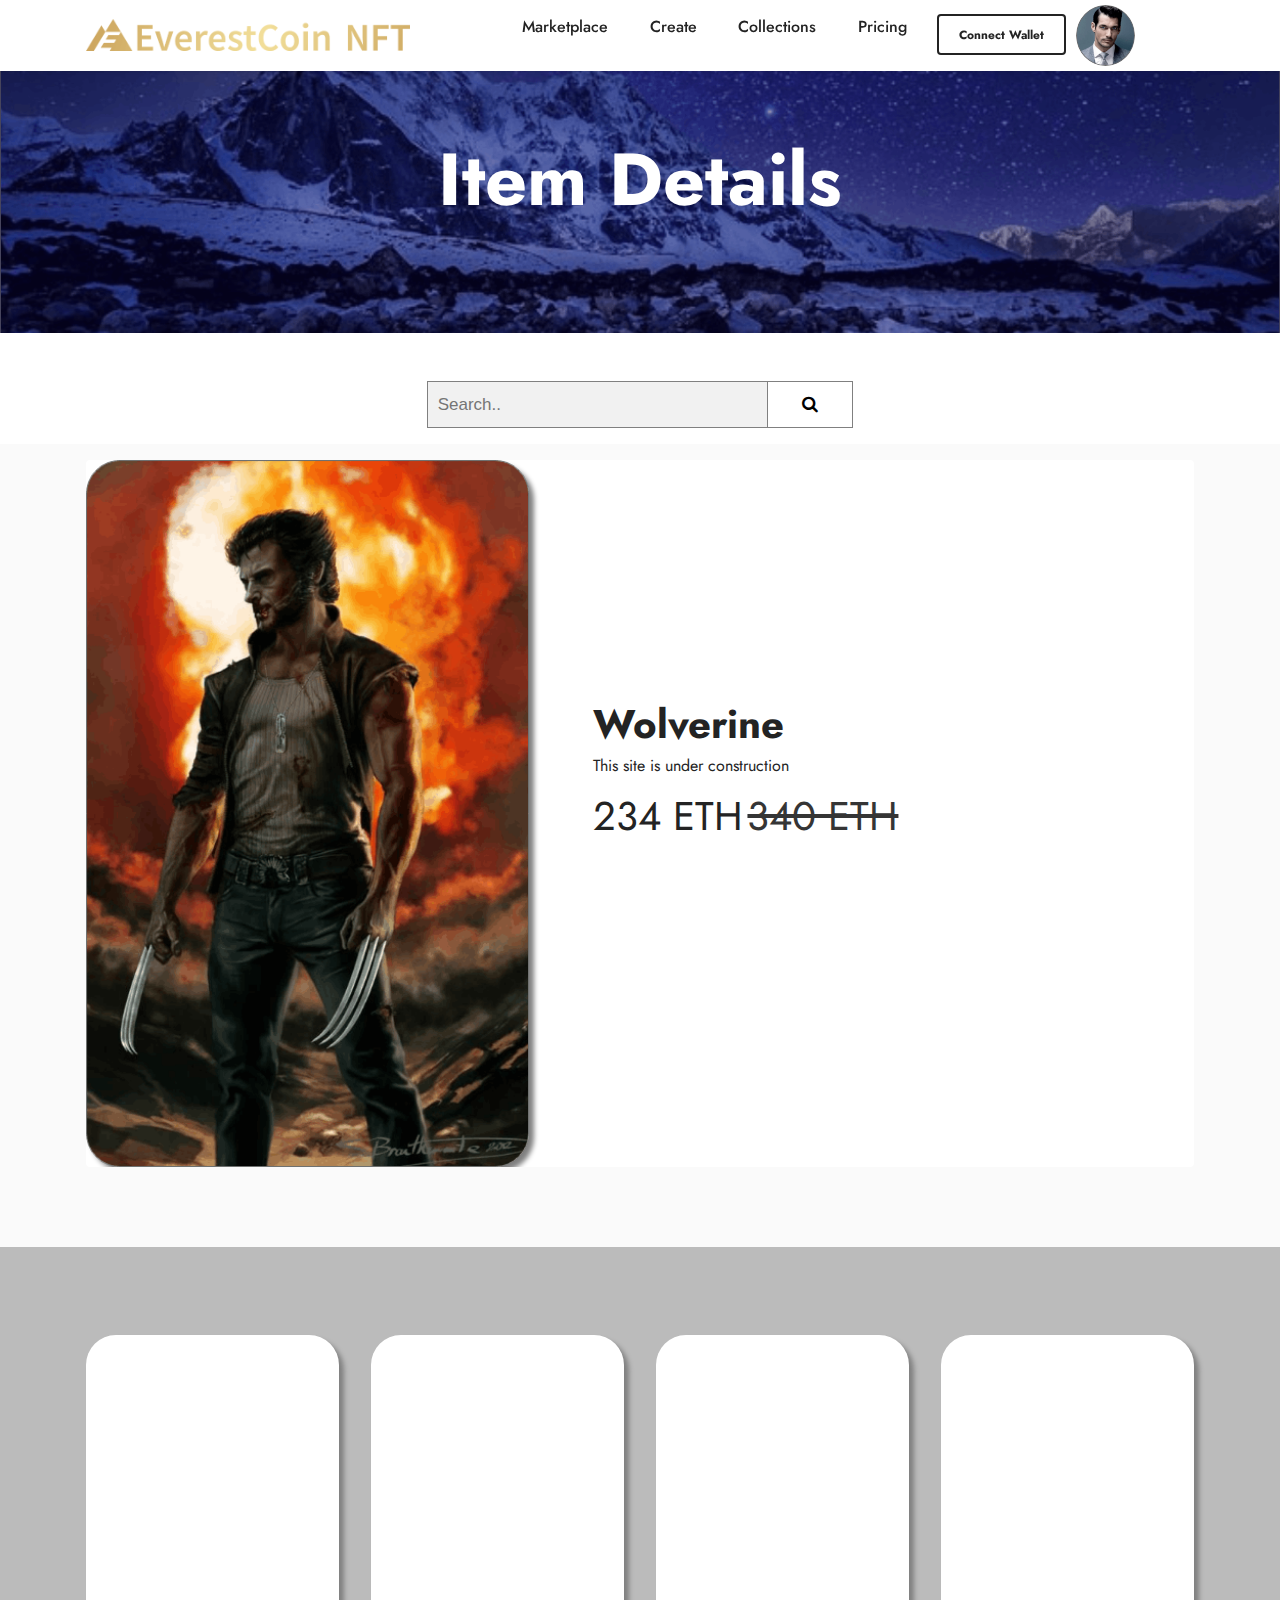
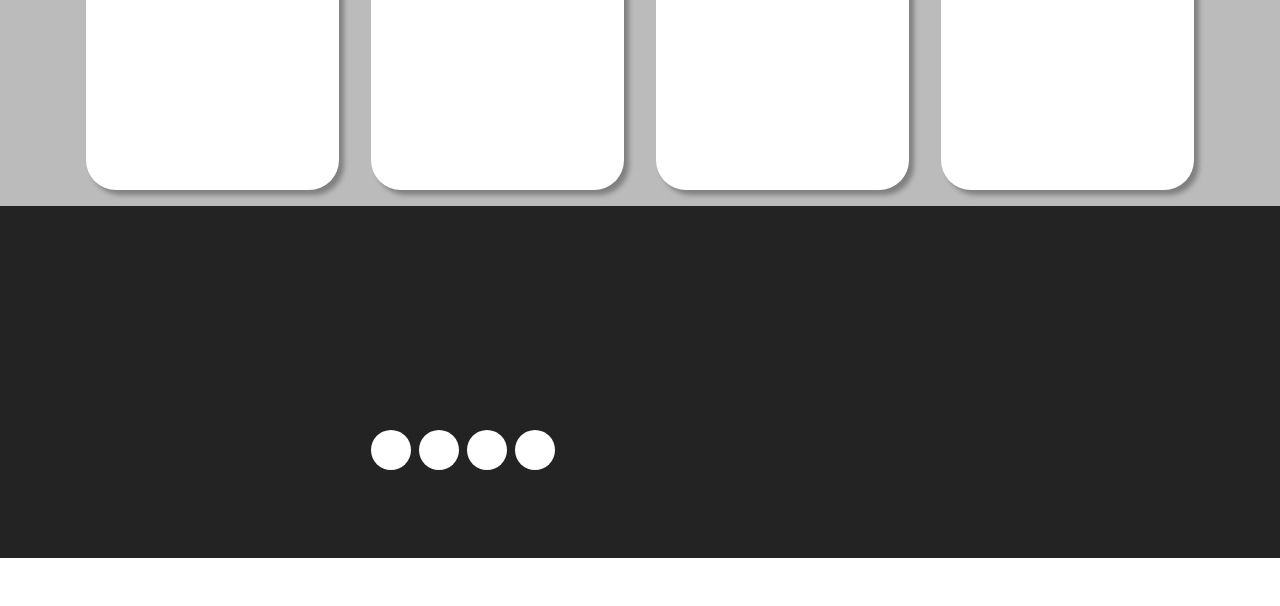
<file: itemdetails.html>
<!DOCTYPE html>
<html  >
<head>
  <!-- Site made with Mobirise Website Builder v5.5.0, https://mobirise.com -->
  <meta charset="UTF-8">
  <meta http-equiv="X-UA-Compatible" content="IE=edge">
  <meta name="generator" content="Mobirise v5.5.0, mobirise.com">
  <meta name="viewport" content="width=device-width, initial-scale=1, minimum-scale=1">
  <link rel="shortcut icon" href="assets/images/asset-123001x-82x-730x72.png" type="image/x-icon">
  <meta name="description" content="">
  
  
  <title>Item Details</title>
  <link rel="stylesheet" href="assets/web/assets/mobirise-icons2/mobirise2.css">
  <link rel="stylesheet" href="assets/web/assets/mobirise-icons/mobirise-icons.css">
  <link rel="stylesheet" href="assets/bootstrap/css/bootstrap.min.css">
  <link rel="stylesheet" href="assets/bootstrap/css/bootstrap-grid.min.css">
  <link rel="stylesheet" href="assets/bootstrap/css/bootstrap-reboot.min.css">
  <link rel="stylesheet" href="assets/animatecss/animate.css">
  <link rel="stylesheet" href="assets/dropdown/css/style.css">
  <link rel="stylesheet" href="assets/socicon/css/styles.css">
  <link rel="stylesheet" href="assets/theme/css/style.css">
  <link rel="preload" href="https://fonts.googleapis.com/css?family=Jost:100,200,300,400,500,600,700,800,900,100i,200i,300i,400i,500i,600i,700i,800i,900i&display=swap" as="style" onload="this.onload=null;this.rel='stylesheet'">
  <noscript><link rel="stylesheet" href="https://fonts.googleapis.com/css?family=Jost:100,200,300,400,500,600,700,800,900,100i,200i,300i,400i,500i,600i,700i,800i,900i&display=swap"></noscript>
  <link rel="preload" as="style" href="assets/mobirise/css/mbr-additional.css"><link rel="stylesheet" href="assets/mobirise/css/mbr-additional.css" type="text/css">
  
  
  <link rel="stylesheet" href="assets/theme/css/btn.css">
    <link rel="stylesheet" href="https://cdnjs.cloudflare.com/ajax/libs/font-awesome/4.7.0/css/font-awesome.min.css">
    <link rel="stylesheet" href="https://cdnjs.cloudflare.com/ajax/libs/font-awesome/4.7.0/css/font-awesome.min.css">

  
  
</head>
<body>
  
    <section data-bs-version="5.1" class="menu menu2 cid-sOYfpJeTEU" once="menu" id="menu2-k">

        <nav class="navbar navbar-dropdown navbar-fixed-top navbar-expand-lg">
            <div class="container">
                <div class="navbar-brand">
                    <span class="navbar-logo">
                        <a href="index.html#top">
                            <img src="assets/images/asset-123001x-82x-730x72.png" alt="image is here"
                                style="height: 2.0rem;">
                        </a>
                    </span>

                </div>
                <button class="navbar-toggler" type="button" data-toggle="collapse" data-bs-toggle="collapse"
                    data-target="#navbarSupportedContent" data-bs-target="#navbarSupportedContent"
                    aria-controls="navbarNavAltMarkup" aria-expanded="false" aria-label="Toggle navigation">
                    <div class="hamburger">
                        <span></span>
                        <span></span>
                        <span></span>
                        <span></span>
                    </div>
                </button>
                <div class="collapse navbar-collapse" id="navbarSupportedContent">
                    <ul class="navbar-nav nav-dropdown nav-right" data-app-modern-menu="true">
                        <li class="nav-item"><a class="nav-link link text-black display-7"
                                href="marketplace.html#team1-14">Marketplace</a></li>

                        <li class="nav-item"><a class="nav-link link text-black display-7"
                                href="create.html#top">Create</a>
                        </li>
                        <li class="nav-item"><a class="nav-link link text-black display-7"
                                href="collection.html#top">Collections</a></li>
                        <li class="nav-item"><a class="nav-link link text-black display-7"
                                href="index.html#top">Pricing</a></li>

                        <li class="nav-item">
                            <a class="btn btn-black-outline display-4" href="connectWallet.html"> Connect Wallet</a> 
                        </li>

                        <li class="nav-item">
                            <img src="assets/images/david-gandy-1200x8002x-118x122.png" alt="image is here" style="border-radius: 50%; width: 50%;">
                        </li>
                        
                           
                    </ul>


                </div>
            </div>
        </nav>
    </section>

<section data-bs-version="5.1" class="info3 cid-sP2FEAkgJH" id="info3-2c">

    

    <div class="mbr-overlay" style="opacity: 0.4; background-color: rgb(8, 3, 62);">
    </div>

    <div class="container">
        <div class="row justify-content-center">
            <div class="card col-12 col-lg-10">
                <div class="card-wrapper">
                    <div class="card-box align-center">
                        <h4 class="card-title mbr-fonts-style align-center mb-4 display-1"><strong>Item Details</strong></h4>
                        
                        
                    </div>
                </div>
            </div>
        </div>
    </div>
</section>

<br/><br/>
    <center>
        <div class="col-lg-4 col-md-4 col-sm-4 form-group mb-3" data-for="search">
            <!--<input type="email" name="email" placeholder="Search" data-form-field="text" class="form-control" value="" id="search" style="box-shadow: 2px 2px 2px 2px gray;"> -->
           <!-- <input type="text" name="search" placeholder="Search..">-->
           <form class="example" action="/action_page.php" style="margin:auto;max-width:500px; border-radius: 5px;">
            <input type="text" placeholder="Search.." name="search2">
            <button type="submit"><i class="fa fa-search"></i></button>
          </form>
        </div>
    </center>

<section data-bs-version="5.1" class="features6 cid-sP2HwpRG7S" id="features7-2i">
    <!---->
    

    
    <div class="container">
        <div class="card-wrapper" >
            <div class="row align-items-center">
                <div class="col-12 col-lg-5">
                    <div class="image-wrapper" style="box-shadow: 5px 5px 5px gray; border-radius: 35px;">
                        <img src="assets/images/n-9760ba798f5cf8194ef31857817d-a-433x691.png" alt="image is here">
                    </div>
                </div>
                <div class="col-12 col-lg">
                    <div class="text-box">
                        <h5 class="mbr-title mbr-fonts-style display-2">
                            <strong>Wolverine</strong>
                        </h5>
                        <p class="mbr-text mbr-fonts-style display-7">This site is under construction</p>
                        <div class="cost">
                            <span class="currentcost mbr-fonts-style pr-2 display-2">234 ETH</span>
                            <span class="oldcost mbr-fonts-style display-2">340 ETH</span>
                        </div>
                        <div class="mbr-section-btn pt-3"><a href="https://mobiri.se" class="btn btn-primary display-5">Place Bid</a></div>
                    </div>
                </div>
            </div>
        </div>
    </div>
</section>

<section data-bs-version="5.1" class="team1 cid-sP2FEBODp4" id="team1-2e">
    

    
    <div class="container">
        <div class="row justify-content-center">
            <div class="col-12">
                <h3 class="mbr-section-title mbr-fonts-style align-center mb-4 display-2"><p><strong>Live Auction&nbsp; &nbsp; &nbsp; &nbsp;</strong>Sell All&nbsp; &nbsp; <strong>&nbsp; &nbsp; &nbsp; &nbsp; &nbsp; &nbsp;&nbsp;</strong></p></h3>
                
            </div>
            <div class="col-sm-6 col-lg-3">
                <div class="card-wrap" style="border-radius: 30px; box-shadow: 5px 5px 5px gray;">
                    <div class="image-wrap" >
                        <img src="assets/images/download-295x267.png" alt="" >
                    </div>
                    <div class="content-wrap">
                        <h5 class="mbr-section-title card-title mbr-fonts-style align-center m-0 display-5"><p>
                            <strong>Mountain</strong>&nbsp;&nbsp;&nbsp;&nbsp;&nbsp;&nbsp;&nbsp;&nbsp;&nbsp;&nbsp;&nbsp;50</p></h5>
                        <h6 class="mbr-role mbr-fonts-style align-center mb-3 display-4"><p><strong>9+ People place a bid </strong>&nbsp;&nbsp;&nbsp;&nbsp;<strong>   225 View</strong></p></h6>
                        <p class="card-text mbr-fonts-style align-center display-4">
                            Owned by John Deo 1.5 ETH
                        </p>
                        
                        <div class="mbr-section-btn card-btn align-center"><a class="btn btn-warning display-7" href="https://mobiri.se">PLACE A BID</a></div>
                    </div>
                </div>
            </div>

            <div class="col-sm-6 col-lg-3">
                <div class="card-wrap" style="border-radius: 30px; box-shadow: 5px 5px 5px gray;">
                    <div class="image-wrap">
                        <img src="assets/images/deadpool-ryan-reynolds-dig-295x267.png" alt="">
                    </div>
                    <div class="content-wrap">
                        <h5 class="mbr-section-title card-title mbr-fonts-style align-center m-0 display-5"><p>
                            <strong>Sea</strong>&nbsp;&nbsp;&nbsp;&nbsp;&nbsp;&nbsp;&nbsp;&nbsp;&nbsp;&nbsp;&nbsp;&nbsp;&nbsp;&nbsp;&nbsp;&nbsp;&nbsp;&nbsp;&nbsp;&nbsp;50</p></h5>
                        <h6 class="mbr-role mbr-fonts-style align-center mb-3 display-4"><p><strong>9+ People place a bid</strong>&nbsp;&nbsp;&nbsp;&nbsp;<strong>225 View</strong></p></h6>
                        <p class="card-text mbr-fonts-style align-center display-4">
                            Owned by John Deo 1.5 ETH
                        </p>
                        
                        <div class="mbr-section-btn card-btn align-center"><a class="btn btn-warning display-7" href="https://mobiri.se">PLACE A BID</a></div>
                    </div>
                </div>
            </div>

            <div class="col-sm-6 col-lg-3">
                <div class="card-wrap" style="border-radius: 30px; box-shadow: 5px 5px 5px gray;">
                    <div class="image-wrap">
                        <img src="assets/images/n-6ba043f112858727691bc7ca956f-295x267.png" alt="">
                    </div>
                    <div class="content-wrap">
                        <h5 class="mbr-section-title card-title mbr-fonts-style align-center m-0 display-5"><p>
                            <strong>Potter</strong>&nbsp;&nbsp;&nbsp;&nbsp;&nbsp;&nbsp;&nbsp;&nbsp;&nbsp;&nbsp;&nbsp;&nbsp;&nbsp;&nbsp;&nbsp;&nbsp;&nbsp;50</p></h5>
                        <h6 class="mbr-role mbr-fonts-style align-center mb-3 display-4"><p><strong>9+ People place a bid</strong>&nbsp;&nbsp;&nbsp;&nbsp;&nbsp;&nbsp;<strong>225 View</strong></p></h6>
                        <p class="card-text mbr-fonts-style align-center display-4">
                            Owned by John Deo    1.5 ETH
                        </p>
                        
                        <div class="mbr-section-btn card-btn align-center"><a class="btn btn-warning display-7" href="https://mobiri.se">PLACE A BID</a></div>
                    </div>
                </div>
            </div>

            <div class="col-sm-6 col-lg-3">
                <div class="card-wrap" style="border-radius: 30px; box-shadow: 5px 5px 5px gray;">
                    <div class="image-wrap">
                        <img src="assets/images/n-9760ba798f5cf8194ef31857817d-295x267.png" alt="">
                    </div>
                    <div class="content-wrap">
                        <h5 class="mbr-section-title card-title mbr-fonts-style align-center m-0 display-5"><p>
                            <strong>Wolverine</strong>&nbsp;&nbsp;&nbsp;&nbsp;&nbsp;&nbsp;&nbsp;&nbsp;&nbsp;&nbsp;50</p></h5>
                        <h6 class="mbr-role mbr-fonts-style align-center mb-3 display-4"><p><strong>9+ People place a bid</strong>&nbsp;&nbsp;&nbsp;&nbsp;<strong>225 View</strong></p></h6>
                        <p class="card-text mbr-fonts-style align-center display-4">
                            Owned by John Deo    1.5 ETH
                        </p>
                        
                        <div class="mbr-section-btn card-btn align-center"><a class="btn btn-warning display-7" href="https://mobiri.se">PLACE A BID</a></div>
                    </div>
                </div>
            </div>
        </div>
    </div>
</section>

<section data-bs-version="5.1" class="footer4 cid-sP2FEFcbht" once="footers" id="footer4-2h">

    
    
    <div class="container">
        <div class="row mbr-white">
            <div class="col-6 col-lg-3">
                <div class="media-wrap col-md-12 col-12">
                    <a href="#">
                        <img src="assets/images/asset-123001x-82x-337x33.png" alt="Mobirise">
                    </a>
                </div>
            </div>
            <div class="col-12 col-md-6 col-lg-3">
                
                <p class="mbr-text mbr-fonts-style mb-4 display-5">All NFTs<br>How It Works<br>Create<br>Explore<br>Privacy &amp; Terms<br></p>
                
                <div class="social-row display-7">
                    <div class="soc-item">
                        <a href="https://twitter.com/" target="_blank">
                            <span class="mbr-iconfont socicon-facebook socicon"></span>
                        </a>
                    </div>
                    <div class="soc-item">
                        <a href="https://twitter.com/" target="_blank">
                            <span class="mbr-iconfont socicon-twitter socicon"></span>
                        </a>
                    </div>
                    <div class="soc-item">
                        <a href="https://twitter.com/" target="_blank">
                            <span class="mbr-iconfont socicon-instagram socicon"></span>
                        </a>
                    </div>
                    <div class="soc-item">
                        <a href="https://twitter.com/mobirise" target="_blank">
                            <span class="mbr-iconfont socicon-linkedin socicon"></span>
                        </a>
                    </div>
                </div>
            </div>
            <div class="col-12 col-md-6 col-lg-3">
                
                <ul class="list mbr-fonts-style display-5">
                    <li class="mbr-text item-wrap">Help Center</li><li class="mbr-text item-wrap">Partners</li><li class="mbr-text item-wrap">Suggestions</li><li class="mbr-text item-wrap">Blog</li><li class="mbr-text item-wrap">Newletter</li>
                </ul>
            </div>
            <div class="col-12 col-md-6 col-lg-3">
                
                <ul class="list mbr-fonts-style display-4">
                    <li class="mbr-text item-wrap"><br></li>
                </ul>
            </div>
            <div class="col-12 mt-4">
                <p class="mbr-text mb-0 mbr-fonts-style copyright align-center display-7">
                    © Copyright 2021 EverestCoin - All Rights Reserved
                </p>
            </div>
        </div>
    </div>
</section><section style="background-color: #fff; font-family: -apple-system, BlinkMacSystemFont, 'Segoe UI', 'Roboto', 'Helvetica Neue', Arial, sans-serif; color:#aaa; font-size:12px; padding: 0; align-items: center; display: flex;"><a href="https://mobirise.site/h" style="flex: 1 1; height: 3rem; padding-left: 1rem;"></a><p style="flex: 0 0 auto; margin:0; padding-right:1rem;"><a href="https://mobirise.site/t" style="color:#aaa;">Designed</a> with Mobirise site theme</p></section><script src="assets/bootstrap/js/bootstrap.bundle.min.js"></script>  <script src="assets/smoothscroll/smooth-scroll.js"></script>  <script src="assets/ytplayer/index.js"></script>  <script src="assets/dropdown/js/navbar-dropdown.js"></script>  <script src="assets/theme/js/script.js"></script>  <script src="assets/formoid/formoid.min.js"></script>  
  
  
 <div id="scrollToTop" class="scrollToTop mbr-arrow-up"><a style="text-align: center;"><i class="mbr-arrow-up-icon mbr-arrow-up-icon-cm cm-icon cm-icon-smallarrow-up"></i></a></div>
    <input name="animation" type="hidden">
  </body>
</html>
</file>
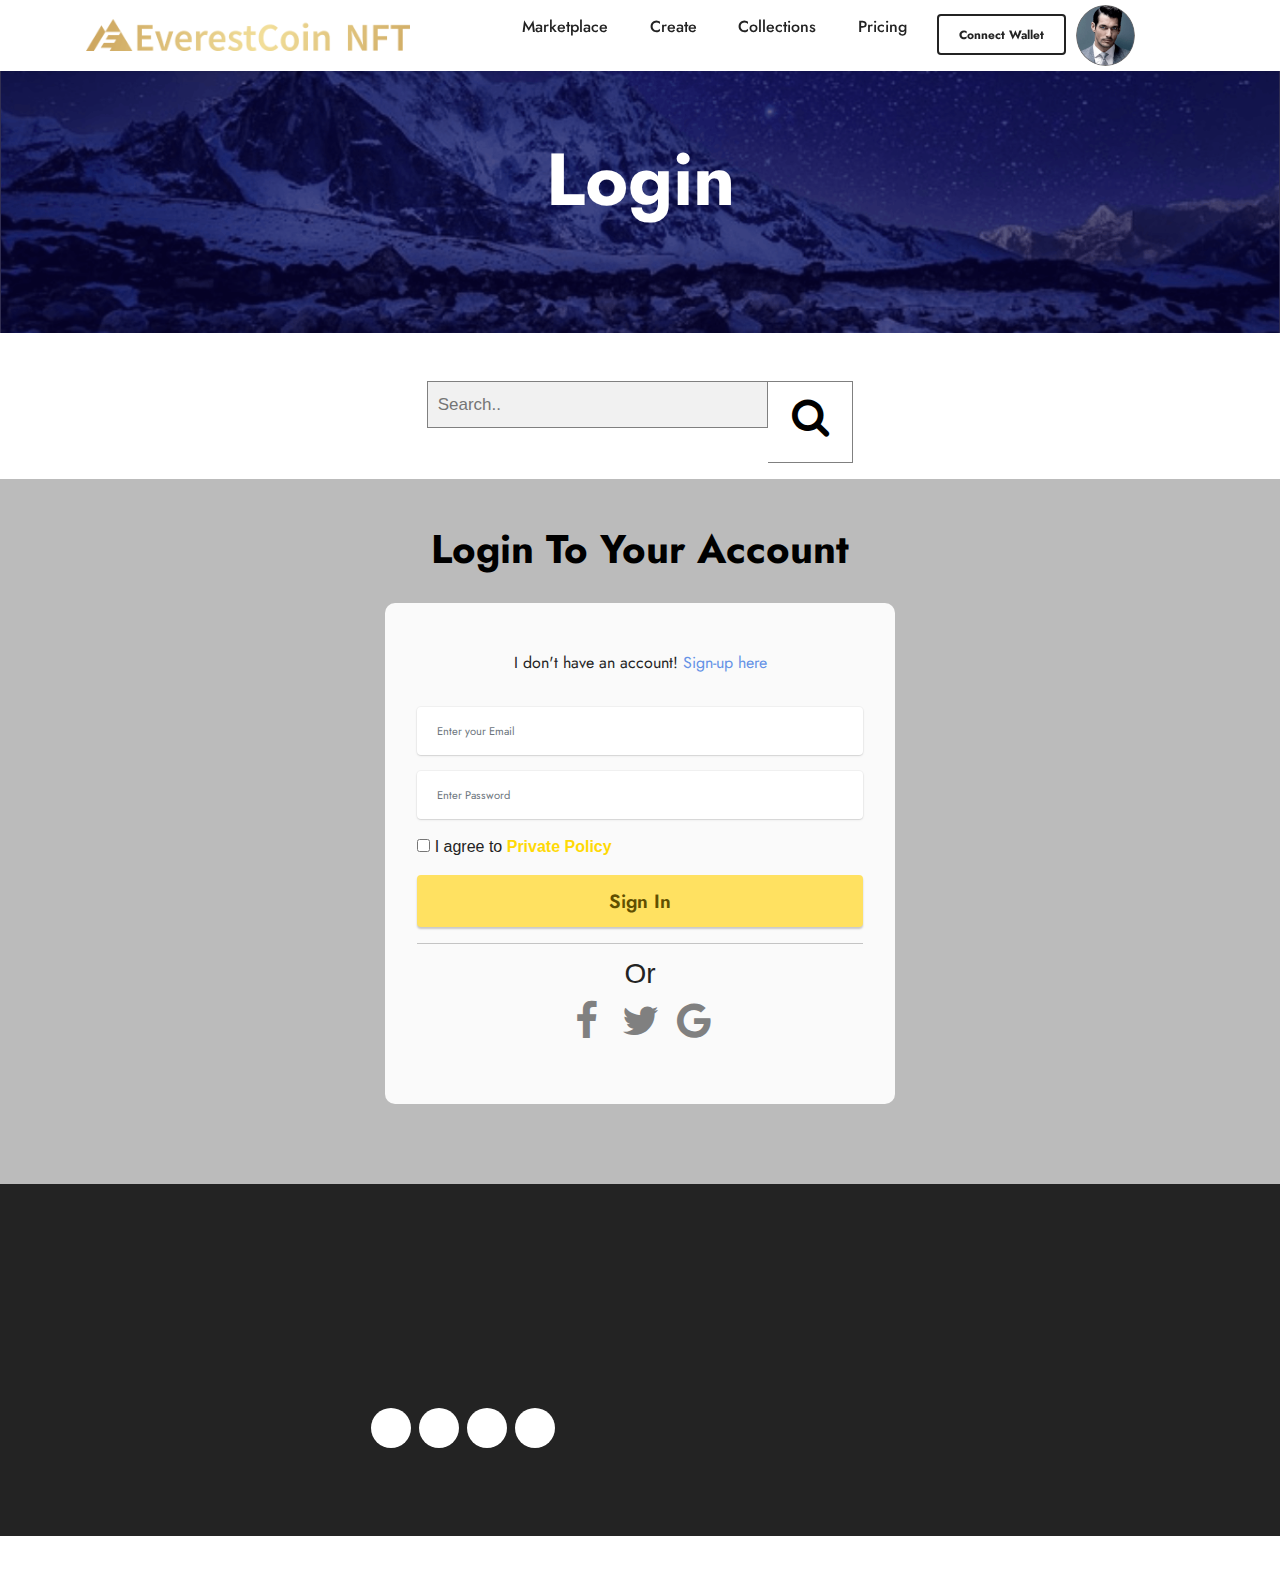
<file: login.html>
<!DOCTYPE html>
<html  >
<head>
  <!-- Site made with Mobirise Website Builder v5.5.0, https://mobirise.com -->
  <meta charset="UTF-8">
  <meta http-equiv="X-UA-Compatible" content="IE=edge">
  <meta name="generator" content="Mobirise v5.5.0, mobirise.com">
  <meta name="viewport" content="width=device-width, initial-scale=1, minimum-scale=1">
  <link rel="shortcut icon" href="assets/images/asset-123001x-82x-730x72.png" type="image/x-icon">
  <meta name="description" content="">
  
  
  <title>Login</title>
  <link rel="stylesheet" href="assets/web/assets/mobirise-icons2/mobirise2.css">
  <link rel="stylesheet" href="assets/web/assets/mobirise-icons/mobirise-icons.css">
  <link rel="stylesheet" href="assets/bootstrap/css/bootstrap.min.css">
  <link rel="stylesheet" href="assets/bootstrap/css/bootstrap-grid.min.css">
  <link rel="stylesheet" href="assets/bootstrap/css/bootstrap-reboot.min.css">
  <link rel="stylesheet" href="assets/animatecss/animate.css">
  <link rel="stylesheet" href="assets/dropdown/css/style.css">
  <link rel="stylesheet" href="assets/socicon/css/styles.css">
  <link rel="stylesheet" href="assets/theme/css/style.css">
  <link rel="preload" href="https://fonts.googleapis.com/css?family=Jost:100,200,300,400,500,600,700,800,900,100i,200i,300i,400i,500i,600i,700i,800i,900i&display=swap" as="style" onload="this.onload=null;this.rel='stylesheet'">
  <noscript><link rel="stylesheet" href="https://fonts.googleapis.com/css?family=Jost:100,200,300,400,500,600,700,800,900,100i,200i,300i,400i,500i,600i,700i,800i,900i&display=swap"></noscript>
  <link rel="preload" as="style" href="assets/mobirise/css/mbr-additional.css"><link rel="stylesheet" href="assets/mobirise/css/mbr-additional.css" type="text/css">
  
  
    <link rel="stylesheet" href="assets/theme/css/btn.css">
    <link rel="stylesheet" href="https://cdnjs.cloudflare.com/ajax/libs/font-awesome/4.7.0/css/font-awesome.min.css">
    <link rel="stylesheet" href="https://cdnjs.cloudflare.com/ajax/libs/font-awesome/4.7.0/css/font-awesome.min.css">

    <style>
        .fa {
          font-size: 40px;
          width: 50px;
          height: 50px;
          text-align: center;
          text-decoration: none;
          margin: 5px 2px;
          border-radius: 50%;
        }
        
        .fa:hover {
            opacity: 0.7;
        }
        
        .fa-facebook {
          
          color: gray;
        }
        
        .fa-twitter {
        
          color: gray;
        }
        
        .fa-google {
          
          color: gray;
        }
        </style>

</head>
<body>
  
    <section data-bs-version="5.1" class="menu menu2 cid-sOYfpJeTEU" once="menu" id="menu2-k">

        <nav class="navbar navbar-dropdown navbar-fixed-top navbar-expand-lg">
            <div class="container">
                <div class="navbar-brand">
                    <span class="navbar-logo">
                        <a href="index.html#top">
                            <img src="assets/images/asset-123001x-82x-730x72.png" alt="image is here"
                                style="height: 2.0rem;">
                        </a>
                    </span>

                </div>
                <button class="navbar-toggler" type="button" data-toggle="collapse" data-bs-toggle="collapse"
                    data-target="#navbarSupportedContent" data-bs-target="#navbarSupportedContent"
                    aria-controls="navbarNavAltMarkup" aria-expanded="false" aria-label="Toggle navigation">
                    <div class="hamburger">
                        <span></span>
                        <span></span>
                        <span></span>
                        <span></span>
                    </div>
                </button>
                <div class="collapse navbar-collapse" id="navbarSupportedContent">
                    <ul class="navbar-nav nav-dropdown nav-right" data-app-modern-menu="true">
                        <li class="nav-item"><a class="nav-link link text-black display-7"
                                href="marketplace.html#team1-14">Marketplace</a></li>

                        <li class="nav-item"><a class="nav-link link text-black display-7"
                                href="create.html#top">Create</a>
                        </li>
                        <li class="nav-item"><a class="nav-link link text-black display-7"
                                href="index.html#top">Collections</a></li>
                        <li class="nav-item"><a class="nav-link link text-black display-7"
                                href="index.html#top">Pricing</a></li>

                        <li class="nav-item">
                            <a class="btn btn-black-outline display-4" href="connectWallet.html"> Connect Wallet</a> 
                        </li>

                        <li class="nav-item">
                            <img src="assets/images/david-gandy-1200x8002x-118x122.png" alt="image is here" style="border-radius: 50%; width: 50%;">
                        </li>
                        
                           
                    </ul>


                </div>
            </div>
        </nav>
    </section>

<section data-bs-version="5.1" class="info3 cid-sP2F3EGC2M" id="info3-27">

    

    <div class="mbr-overlay" style="opacity: 0.6; background-color: rgb(8, 3, 62);">
    </div>

    <div class="container">
        <div class="row justify-content-center">
            <div class="card col-12 col-lg-10">
                <div class="card-wrapper">
                    <div class="card-box align-center">
                        <h4 class="card-title mbr-fonts-style align-center mb-4 display-1"><strong>Login</strong></h4>
                        
                        
                    </div>
                </div>
            </div>
        </div>
    </div>
</section>
<br/><br/>
    <center>
        <div class="col-lg-4 col-md-4 col-sm-4 form-group mb-3" data-for="search">
            <!--<input type="email" name="email" placeholder="Search" data-form-field="text" class="form-control" value="" id="search" style="box-shadow: 2px 2px 2px 2px gray;"> -->
           <!-- <input type="text" name="search" placeholder="Search..">-->
           <form class="example" action="/action_page.php" style="margin:auto;max-width:500px; border-radius: 5px;">
            <input type="text" placeholder="Search.." name="search2">
            <button type="submit"><i class="fa fa-search"></i></button>
          </form>
        </div>
    </center>



<section data-bs-version="5.1" class="form7 cid-sP2F3G7WdB" id="form7-29">
    
    
    <div class="container">
        <div class="mbr-section-head">
            <h3 class="mbr-section-title mbr-fonts-style align-center mb-0 display-2">
                <strong>Login To Your Account</strong></h3>
            
        </div>
        <div class="row justify-content-center mt-4">
            <div class="col-lg-8 mx-auto mbr-form" data-form-type="formoid">
                <form action="#" method="POST" class="mbr-form form-with-styler mx-auto" data-form-title="Form Name"><input type="hidden" name="email" data-form-email="true" value="">
                    <p class="mbr-text mbr-fonts-style align-center mb-4 display-7">
                        I don't have an account! <a href="signup.html#form7-1p" class="text-primary">Sign-up here</a></p>
                    <div class="row">
                        <div hidden="hidden" data-form-alert="" class="alert alert-success col-12">Thanks for filling
                            out the form!</div>
                        <div hidden="hidden" data-form-alert-danger="" class="alert alert-danger col-12">Oops...! some
                            problem!</div>
                    </div>
                    <div class="dragArea row">
                        
                        <div class="col-lg-12 col-md-12 col-sm-12 form-group mb-3" data-for="email">
                            <input type="email" name="email" placeholder="Enter your Email" data-form-field="email" class="form-control" value="" id="email-form7-29">
                        </div>
                        <div data-for="phone" class="col-lg-12 col-md-12 col-sm-12 form-group mb-3">
                            <input type="tel" name="phone" placeholder="Enter Password" data-form-field="phone" class="form-control" value="" id="phone-form7-29">
                        </div>
                        <div data-for="phone" class="col-lg-12 col-md-12 col-sm-12 form-group mb-3">
                            <input type="checkbox" id="vehicle1" name="vehicle1" value="agree">
                            <label for="agree"> I agree to</label> <label style="color: rgb(255, 217, 5);"> <b>Private Policy</b></label><br>
                        </div>
                        
                        <div class="col-auto mbr-section-btn align-center"><button type="submit" class="btn btn-warning display-5">Sign In</button>
                            <hr/>

                            <h3>Or</h3>

                            <a href="#" class="fa fa-facebook"></a>
                            <a href="#" class="fa fa-twitter"></a>
                            <a href="#" class="fa fa-google"></a>
                        </div></div>
                </form>
            </div>
        </div>
    </div>
</section>

<section data-bs-version="5.1" class="footer4 cid-sP2F3GNibQ" once="footers" id="footer4-2a">

    
    
    <div class="container">
        <div class="row mbr-white">
            <div class="col-6 col-lg-3">
                <div class="media-wrap col-md-12 col-12">
                    <a href="https://mobiri.se/">
                        <img src="assets/images/asset-123001x-82x-337x33.png" alt="Mobirise">
                    </a>
                </div>
            </div>
            <div class="col-12 col-md-6 col-lg-3">
                
                <p class="mbr-text mbr-fonts-style mb-4 display-5">All NFTs<br>How It Works<br>Create<br>Explore<br>Privacy &amp; Terms<br></p>
                
                <div class="social-row display-7">
                    <div class="soc-item">
                        <a href="https://twitter.com/" target="_blank">
                            <span class="mbr-iconfont socicon-facebook socicon"></span>
                        </a>
                    </div>
                    <div class="soc-item">
                        <a href="https://twitter.com/" target="_blank">
                            <span class="mbr-iconfont socicon-twitter socicon"></span>
                        </a>
                    </div>
                    <div class="soc-item">
                        <a href="https://twitter.com/" target="_blank">
                            <span class="mbr-iconfont socicon-instagram socicon"></span>
                        </a>
                    </div>
                    <div class="soc-item">
                        <a href="https://twitter.com/mobirise" target="_blank">
                            <span class="mbr-iconfont socicon-linkedin socicon"></span>
                        </a>
                    </div>
                </div>
            </div>
            <div class="col-12 col-md-6 col-lg-3">
                
                <ul class="list mbr-fonts-style display-5">
                    <li class="mbr-text item-wrap">Help Center</li><li class="mbr-text item-wrap">Partners</li><li class="mbr-text item-wrap">Suggestions</li><li class="mbr-text item-wrap">Blog</li><li class="mbr-text item-wrap">Newletter</li>
                </ul>
            </div>
            <div class="col-12 col-md-6 col-lg-3">
                
                <ul class="list mbr-fonts-style display-4">
                    <li class="mbr-text item-wrap"><br></li>
                </ul>
            </div>
            <div class="col-12 mt-4">
                <p class="mbr-text mb-0 mbr-fonts-style copyright align-center display-7">
                    © Copyright 2021 EverestCoin - All Rights Reserved
                </p>
            </div>
        </div>
    </div>
</section><section style="background-color: #fff; font-family: -apple-system, BlinkMacSystemFont, 'Segoe UI', 'Roboto', 'Helvetica Neue', Arial, sans-serif; color:#aaa; font-size:12px; padding: 0; align-items: center; display: flex;"><a href="https://mobirise.site/u" style="flex: 1 1; height: 3rem; padding-left: 1rem;"></a><p style="flex: 0 0 auto; margin:0; padding-right:1rem;">Created with Mobirise <a href="https://mobirise.site/j" style="color:#aaa;">web</a> creator</p></section><script src="assets/bootstrap/js/bootstrap.bundle.min.js"></script>  <script src="assets/smoothscroll/smooth-scroll.js"></script>  <script src="assets/ytplayer/index.js"></script>  <script src="assets/dropdown/js/navbar-dropdown.js"></script>  <script src="assets/theme/js/script.js"></script>  <script src="assets/formoid/formoid.min.js"></script>  
  
  
 <div id="scrollToTop" class="scrollToTop mbr-arrow-up"><a style="text-align: center;"><i class="mbr-arrow-up-icon mbr-arrow-up-icon-cm cm-icon cm-icon-smallarrow-up"></i></a></div>
    <input name="animation" type="hidden">
  </body>
</html>
</file>
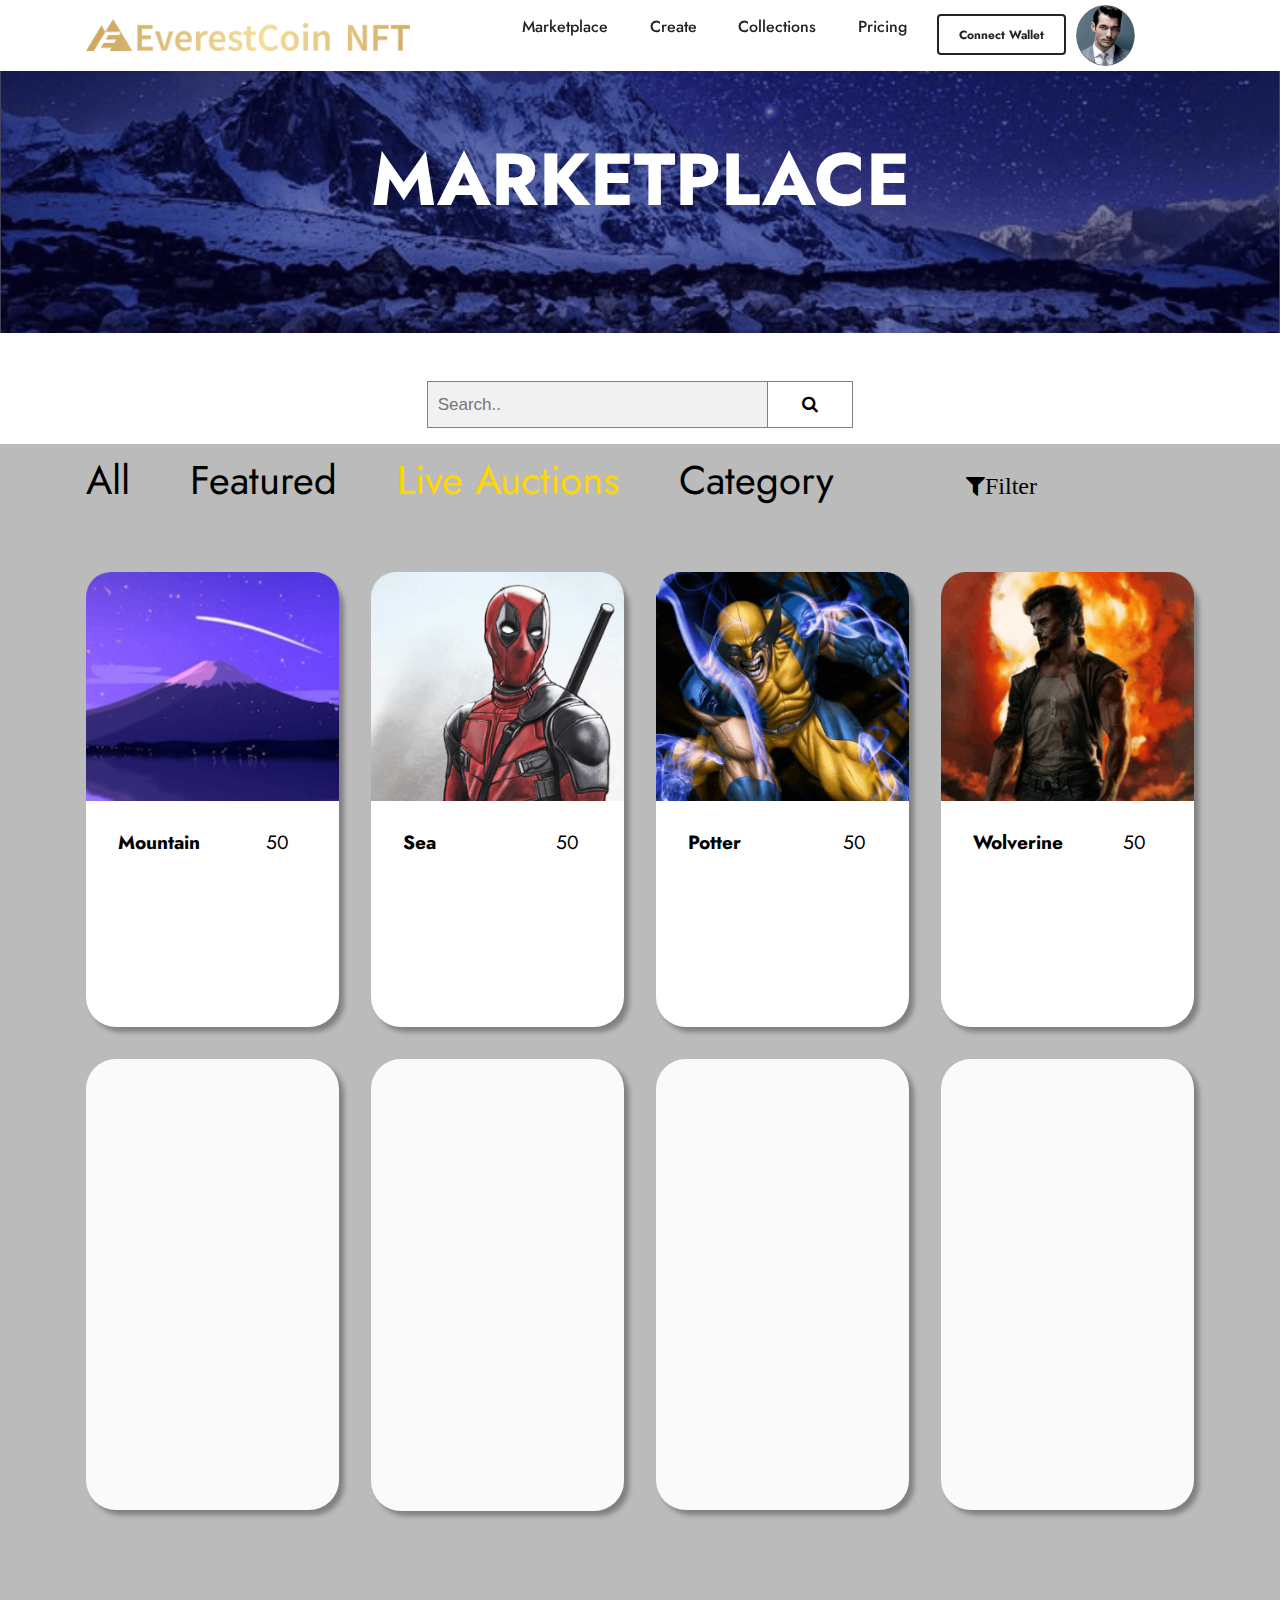
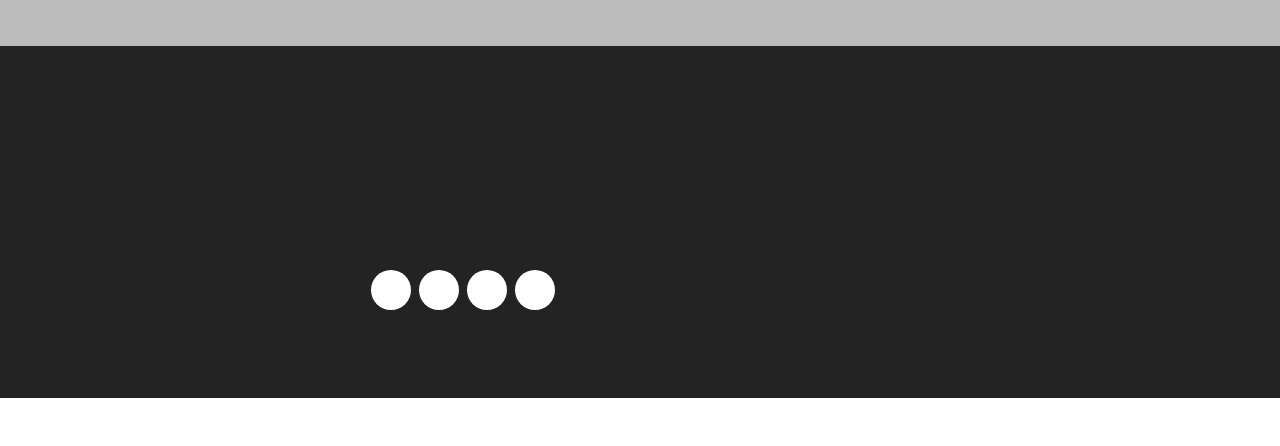
<file: marketplace.html>
<!DOCTYPE html>
<html  >
<head>
  <!-- Site made with Mobirise Website Builder v5.5.0, https://mobirise.com -->
  <meta charset="UTF-8">
  <meta http-equiv="X-UA-Compatible" content="IE=edge">
  <meta name="generator" content="Mobirise v5.5.0, mobirise.com">
  <meta name="viewport" content="width=device-width, initial-scale=1, minimum-scale=1">
  <link rel="shortcut icon" href="assets/images/asset-123001x-82x-730x72.png" type="image/x-icon">
  <meta name="description" content="">
  
  
  <title>Marketplace</title>
  <link rel="stylesheet" href="assets/web/assets/mobirise-icons2/mobirise2.css">
  <link rel="stylesheet" href="assets/web/assets/mobirise-icons/mobirise-icons.css">
  <link rel="stylesheet" href="assets/bootstrap/css/bootstrap.min.css">
  <link rel="stylesheet" href="assets/bootstrap/css/bootstrap-grid.min.css">
  <link rel="stylesheet" href="assets/bootstrap/css/bootstrap-reboot.min.css">
  <link rel="stylesheet" href="assets/animatecss/animate.css">
  <link rel="stylesheet" href="assets/dropdown/css/style.css">
  <link rel="stylesheet" href="assets/socicon/css/styles.css">
  <link rel="stylesheet" href="assets/theme/css/style.css">
  <link rel="preload" href="https://fonts.googleapis.com/css?family=Jost:100,200,300,400,500,600,700,800,900,100i,200i,300i,400i,500i,600i,700i,800i,900i&display=swap" as="style" onload="this.onload=null;this.rel='stylesheet'">
  <noscript><link rel="stylesheet" href="https://fonts.googleapis.com/css?family=Jost:100,200,300,400,500,600,700,800,900,100i,200i,300i,400i,500i,600i,700i,800i,900i&display=swap"></noscript>
  <link rel="preload" as="style" href="assets/mobirise/css/mbr-additional.css"><link rel="stylesheet" href="assets/mobirise/css/mbr-additional.css" type="text/css">
  
  <link rel="stylesheet" href="assets/theme/css/btn.css">
    <link rel="stylesheet" href="https://cdnjs.cloudflare.com/ajax/libs/font-awesome/4.7.0/css/font-awesome.min.css">
    <link rel="stylesheet" href="https://cdnjs.cloudflare.com/ajax/libs/font-awesome/4.7.0/css/font-awesome.min.css">

  
  
  
</head>
<body>
  
    <section data-bs-version="5.1" class="menu menu2 cid-sOYfpJeTEU" once="menu" id="menu2-k">

        <nav class="navbar navbar-dropdown navbar-fixed-top navbar-expand-lg">
            <div class="container">
                <div class="navbar-brand">
                    <span class="navbar-logo">
                        <a href="index.html#top">
                            <img src="assets/images/asset-123001x-82x-730x72.png" alt="image is here"
                                style="height: 2.0rem;">
                        </a>
                    </span>

                </div>
                <button class="navbar-toggler" type="button" data-toggle="collapse" data-bs-toggle="collapse"
                    data-target="#navbarSupportedContent" data-bs-target="#navbarSupportedContent"
                    aria-controls="navbarNavAltMarkup" aria-expanded="false" aria-label="Toggle navigation">
                    <div class="hamburger">
                        <span></span>
                        <span></span>
                        <span></span>
                        <span></span>
                    </div>
                </button>
                <div class="collapse navbar-collapse" id="navbarSupportedContent">
                    <ul class="navbar-nav nav-dropdown nav-right" data-app-modern-menu="true">
                        <li class="nav-item"><a class="nav-link link text-black display-7"
                                href="marketplace.html#team1-14">Marketplace</a></li>

                        <li class="nav-item"><a class="nav-link link text-black display-7"
                                href="create.html#top">Create</a>
                        </li>
                        <li class="nav-item"><a class="nav-link link text-black display-7"
                                href="collection.html#top">Collections</a></li>
                        <li class="nav-item"><a class="nav-link link text-black display-7"
                                href="index.html#top">Pricing</a></li>

                        <li class="nav-item">
                            <a class="btn btn-black-outline display-4" href="connectWallet.html"> Connect Wallet</a> 
                        </li>

                        <li class="nav-item">
                            <img src="assets/images/david-gandy-1200x8002x-118x122.png" alt="image is here" style="border-radius: 50%; width: 50%;">
                        </li>
                        
                           
                    </ul>


                </div>
            </div>
        </nav>
    </section>

<section data-bs-version="5.1" class="info3 cid-sOYH4H2hkg" id="info3-13">

    

    <div class="mbr-overlay" style="opacity: 0.4; background-color: rgb(8, 3, 62);">
    </div>

    <div class="container">
        <div class="row justify-content-center">
            <div class="card col-12 col-lg-10">
                <div class="card-wrapper">
                    <div class="card-box align-center">
                        <h4 class="card-title mbr-fonts-style align-center mb-4 display-1"><strong>MARKETPLACE</strong></h4>
                        
                        
                    </div>
                </div>
            </div>
        </div>
    </div>
</section>

<br/><br/>
    <center>
        <div class="col-lg-4 col-md-4 col-sm-4 form-group mb-3" data-for="search">
            <!--<input type="email" name="email" placeholder="Search" data-form-field="text" class="form-control" value="" id="search" style="box-shadow: 2px 2px 2px 2px gray;"> -->
           <!-- <input type="text" name="search" placeholder="Search..">-->
           <form class="example" action="/action_page.php" style="margin:auto;max-width:500px; border-radius: 5px;">
            <input type="text" placeholder="Search.." name="search2">
            <button type="submit"><i class="fa fa-search"></i></button>
          </form>
        </div>
    </center>

<section data-bs-version="5.1" class="team1 cid-sOYH4HXn5j" id="team1-14">
    

    
    <div class="container">
        <div class="row justify-content-center">
            <div class="col-12">
                <h3 class="mbr-section-title mbr-fonts-style align-center mb-4 display-2"><p><strong><a href="" style="color:black">All</a></strong>
                    &nbsp;&nbsp;&nbsp;&nbsp;<strong><a href="" style="color:black">Featured</a></strong>
                    &nbsp;&nbsp;&nbsp;&nbsp;<strong><a href="" style="color:gold">Live Auctions</a></strong>
                    &nbsp;&nbsp;&nbsp;&nbsp;<strong><a href="" style="color:black;">Category</a></strong><strong>
                        &nbsp; &nbsp; </strong>
                        &nbsp;&nbsp;&nbsp;&nbsp;&nbsp; <a href="" style="color:black; font-size:24px" class="fa fa-filter">Filter</a><strong>&nbsp; &nbsp; &nbsp; &nbsp; &nbsp; &nbsp; &nbsp; &nbsp;&nbsp;</strong></p></h3>
                
            </div>
            <div class="col-sm-6 col-lg-3">
                <div class="card-wrap" style="border-radius: 30px; box-shadow: 5px 5px 5px gray;">
                    <div class="image-wrap">
                        <img src="assets/images/download-295x267.png" alt="">
                    </div>
                    <div class="content-wrap" style="border-radius: 30px;">
                        <h5 class="mbr-section-title card-title mbr-fonts-style align-center m-0 display-5"><p>
                            <strong>Mountain</strong>&nbsp;&nbsp;&nbsp;&nbsp;&nbsp;&nbsp;&nbsp;&nbsp;&nbsp;&nbsp;&nbsp;50</p></h5>
                        <h6 class="mbr-role mbr-fonts-style align-center mb-3 display-4"><p><strong>9+ People place a bid </strong>&nbsp;&nbsp;&nbsp;&nbsp;<strong>   225 View</strong></p></h6>
                        <p class="card-text mbr-fonts-style align-center display-4">
                            Owned by John Deo 1.5 ETH
                        </p>
                        
                        <div class="mbr-section-btn card-btn align-center"><a class="btn btn-warning display-7" href="https://mobiri.se">PLACE A BID</a></div>
                    </div>
                </div>
            </div>

            <div class="col-sm-6 col-lg-3">
                <div class="card-wrap" style="border-radius: 30px; box-shadow: 5px 5px 5px gray;">
                    <div class="image-wrap">
                        <img src="assets/images/deadpool-ryan-reynolds-dig-295x267.png" alt="">
                    </div>
                    <div class="content-wrap">
                        <h5 class="mbr-section-title card-title mbr-fonts-style align-center m-0 display-5"><p>
                            <strong>Sea</strong>&nbsp;&nbsp;&nbsp;&nbsp;&nbsp;&nbsp;&nbsp;&nbsp;&nbsp;&nbsp;&nbsp;&nbsp;&nbsp;&nbsp;&nbsp;&nbsp;&nbsp;&nbsp;&nbsp;&nbsp;50</p></h5>
                        <h6 class="mbr-role mbr-fonts-style align-center mb-3 display-4"><p><strong>9+ People place a bid</strong>&nbsp;&nbsp;&nbsp;&nbsp;<strong>225 View</strong></p></h6>
                        <p class="card-text mbr-fonts-style align-center display-4">
                            Owned by John Deo 1.5 ETH
                        </p>
                        
                        <div class="mbr-section-btn card-btn align-center"><a class="btn btn-warning display-7" href="https://mobiri.se">PLACE A BID</a></div>
                    </div>
                </div>
            </div>

            <div class="col-sm-6 col-lg-3">
                <div class="card-wrap" style="border-radius: 30px; box-shadow: 5px 5px 5px gray;">
                    <div class="image-wrap">
                        <img src="assets/images/n-6ba043f112858727691bc7ca956f-295x267.png" alt="">
                    </div>
                    <div class="content-wrap">
                        <h5 class="mbr-section-title card-title mbr-fonts-style align-center m-0 display-5"><p>
                            <strong>Potter</strong>&nbsp;&nbsp;&nbsp;&nbsp;&nbsp;&nbsp;&nbsp;&nbsp;&nbsp;&nbsp;&nbsp;&nbsp;&nbsp;&nbsp;&nbsp;&nbsp;&nbsp;50</p></h5>
                        <h6 class="mbr-role mbr-fonts-style align-center mb-3 display-4"><p><strong>9+ People place a bid</strong>&nbsp;&nbsp;&nbsp;&nbsp;&nbsp;&nbsp;<strong>225 View</strong></p></h6>
                        <p class="card-text mbr-fonts-style align-center display-4">
                            Owned by John Deo    1.5 ETH
                        </p>
                        
                        <div class="mbr-section-btn card-btn align-center"><a class="btn btn-warning display-7" href="https://mobiri.se">PLACE A BID</a></div>
                    </div>
                </div>
            </div>

            <div class="col-sm-6 col-lg-3">
                <div class="card-wrap" style="border-radius: 30px; box-shadow: 5px 5px 5px gray;">
                    <div class="image-wrap">
                        <img src="assets/images/n-9760ba798f5cf8194ef31857817d-295x267.png" alt="">
                    </div>
                    <div class="content-wrap">
                        <h5 class="mbr-section-title card-title mbr-fonts-style align-center m-0 display-5"><p>
                            <strong>Wolverine</strong>&nbsp;&nbsp;&nbsp;&nbsp;&nbsp;&nbsp;&nbsp;&nbsp;&nbsp;&nbsp;50</p></h5>
                        <h6 class="mbr-role mbr-fonts-style align-center mb-3 display-4"><p><strong>9+ People place a bid</strong>&nbsp;&nbsp;&nbsp;&nbsp;<strong>225 View</strong></p></h6>
                        <p class="card-text mbr-fonts-style align-center display-4">
                            Owned by John Deo    1.5 ETH
                        </p>
                        
                        <div class="mbr-section-btn card-btn align-center"><a class="btn btn-warning display-7" href="https://mobiri.se">PLACE A BID</a></div>
                    </div>
                </div>
            </div>
        </div>
    </div>
</section>

<section data-bs-version="5.1" class="team1 cid-sP2D7JZDUd" id="team1-24">
    

    
    <div class="container">
        <div class="row justify-content-center">
            
            <div class="col-sm-6 col-lg-3">
                <div class="card-wrap" style="border-radius: 30px; box-shadow: 5px 5px 5px gray;">
                    <div class="image-wrap">
                        <img src="assets/images/n-76937-295x267.png" alt="">
                    </div>
                    <div class="content-wrap">
                        <h5 class="mbr-section-title card-title mbr-fonts-style align-center m-0 display-7"><p>
                            <strong>Mountain</strong>&nbsp;&nbsp;&nbsp;&nbsp;&nbsp;&nbsp;&nbsp;&nbsp;&nbsp;&nbsp;&nbsp;&nbsp;&nbsp; 50</p></h5>
                        <h6 class="mbr-role mbr-fonts-style align-center mb-3 display-4"><p><strong>9+ People place a bid </strong>&nbsp;&nbsp;&nbsp;&nbsp;<strong>   225 View</strong></p></h6>
                        <p class="card-text mbr-fonts-style align-center display-4">
                            Owned by John Deo 1.5 ETH
                        </p>
                        
                        <div class="mbr-section-btn card-btn align-center"><a class="btn btn-warning display-7" href="https://mobiri.se">PLACE A BID</a></div>
                    </div>
                </div>
            </div>

            <div class="col-sm-6 col-lg-3">
                <div class="card-wrap" style="border-radius: 30px; box-shadow: 5px 5px 5px gray;">
                    <div class="image-wrap">
                        <img src="assets/images/images-d-269x244.png" alt="">
                    </div>
                    <div class="content-wrap">
                        <h5 class="mbr-section-title card-title mbr-fonts-style align-center m-0 display-7"><p>
                            <strong>Sea</strong>&nbsp;&nbsp;&nbsp;&nbsp;&nbsp;&nbsp;&nbsp;&nbsp;&nbsp;&nbsp;&nbsp;&nbsp;&nbsp;&nbsp;&nbsp;&nbsp;&nbsp; &nbsp; &nbsp;&nbsp;&nbsp;&nbsp;50</p></h5>
                        <h6 class="mbr-role mbr-fonts-style align-center mb-3 display-4"><p><strong>9+ People place a bid </strong>&nbsp;&nbsp;&nbsp;&nbsp;<strong>   225 View</strong></p></h6>
                        <p class="card-text mbr-fonts-style align-center display-4">
                            Owned by John Deo 1.5 ETH
                        </p>
                        
                        <div class="mbr-section-btn card-btn align-center"><a class="btn btn-warning display-7" href="https://mobiri.se">PLACE A BID</a></div>
                    </div>
                </div>
            </div>

            <div class="col-sm-6 col-lg-3">
                <div class="card-wrap" style="border-radius: 30px; box-shadow: 5px 5px 5px gray;">
                    <div class="image-wrap">
                        <img src="assets/images/images-1-j-295x267.png" alt="">
                    </div>
                    <div class="content-wrap">
                        <h5 class="mbr-section-title card-title mbr-fonts-style align-center m-0 display-7"><p>
                            <strong>Potter</strong>&nbsp;&nbsp;&nbsp;&nbsp;&nbsp;&nbsp;&nbsp;&nbsp;&nbsp;&nbsp;&nbsp;&nbsp;&nbsp; &nbsp; &nbsp;&nbsp;&nbsp;&nbsp;50</p></h5>
                        <h6 class="mbr-role mbr-fonts-style align-center mb-3 display-4"><p><strong>9+ People place a bid </strong>&nbsp;&nbsp;&nbsp;&nbsp;<strong>   225 View</strong></p></h6>
                        <p class="card-text mbr-fonts-style align-center display-4">
                            Owned by John Deo 1.5 ETH
                        </p>
                        
                        <div class="mbr-section-btn card-btn align-center"><a class="btn btn-warning display-7" href="https://mobiri.se">PLACE A BID</a></div>
                    </div>
                </div>
            </div>

            <div class="col-sm-6 col-lg-3">
                <div class="card-wrap" style="border-radius: 30px; box-shadow: 5px 5px 5px gray;">
                    <div class="image-wrap">
                        <img src="assets/images/n-76931-295x267.png" alt="">
                    </div>
                    <div class="content-wrap">
                        <h5 class="mbr-section-title card-title mbr-fonts-style align-center m-0 display-7"><p>
                            <strong>Wolverine</strong>&nbsp;&nbsp;&nbsp;&nbsp;&nbsp;&nbsp;&nbsp;&nbsp;&nbsp; &nbsp; 50</p></h5>
                        <h6 class="mbr-role mbr-fonts-style align-center mb-3 display-4"><p><strong>9+ People place a bid </strong>&nbsp;&nbsp;&nbsp;&nbsp;<strong>   225 View</strong></p></h6>
                        <p class="card-text mbr-fonts-style align-center display-4">Owned by John Deo 1.5 ETH<br></p>
                        
                        <div class="mbr-section-btn card-btn align-center"><a class="btn btn-warning display-7" href="https://mobiri.se">PLACE A BID</a></div>
                    </div>
                </div>
            </div>
        </div>
    </div>
</section>

<section data-bs-version="5.1" class="content11 cid-sP2EwxtIZE" id="content11-25">
    
    <div class="container-fluid">
        <div class="row justify-content-center">
            <div class="col-md-12 col-lg-12">
                <div class="mbr-section-btn align-center"><a class="btn btn-warning display-5" href="">LOAD MORE</a></div>
            </div>
        </div>
    </div>
</section>

<section data-bs-version="5.1" class="footer4 cid-sOYH4RIpnx" once="footers" id="footer4-1a">

    
    
    <div class="container">
        <div class="row mbr-white">
            <div class="col-6 col-lg-3">
                <div class="media-wrap col-md-12 col-12">
                    <a href="https://mobiri.se/">
                        <img src="assets/images/asset-123001x-82x-337x33.png" alt="Mobirise">
                    </a>
                </div>
            </div>
            <div class="col-12 col-md-6 col-lg-3">
                
                <p class="mbr-text mbr-fonts-style mb-4 display-5">All NFTs<br>How It Works<br>Create<br>Explore<br>Privacy &amp; Terms<br></p>
                
                <div class="social-row display-7">
                    <div class="soc-item">
                        <a href="https://twitter.com/" target="_blank">
                            <span class="mbr-iconfont socicon-facebook socicon"></span>
                        </a>
                    </div>
                    <div class="soc-item">
                        <a href="https://twitter.com/" target="_blank">
                            <span class="mbr-iconfont socicon-twitter socicon"></span>
                        </a>
                    </div>
                    <div class="soc-item">
                        <a href="https://twitter.com/" target="_blank">
                            <span class="mbr-iconfont socicon-instagram socicon"></span>
                        </a>
                    </div>
                    <div class="soc-item">
                        <a href="https://twitter.com/mobirise" target="_blank">
                            <span class="mbr-iconfont socicon-linkedin socicon"></span>
                        </a>
                    </div>
                </div>
            </div>
            <div class="col-12 col-md-6 col-lg-3">
                
                <ul class="list mbr-fonts-style display-5">
                    <li class="mbr-text item-wrap">Help Center</li><li class="mbr-text item-wrap">Partners</li><li class="mbr-text item-wrap">Suggestions</li><li class="mbr-text item-wrap">Blog</li><li class="mbr-text item-wrap">Newletter</li>
                </ul>
            </div>
            <div class="col-12 col-md-6 col-lg-3">
                
                <ul class="list mbr-fonts-style display-4">
                    <li class="mbr-text item-wrap"><br></li>
                </ul>
            </div>
            <div class="col-12 mt-4">
                <p class="mbr-text mb-0 mbr-fonts-style copyright align-center display-7">
                    © Copyright 2021 EverestCoin - All Rights Reserved
                </p>
            </div>
        </div>
    </div>
</section><section style="background-color: #fff; font-family: -apple-system, BlinkMacSystemFont, 'Segoe UI', 'Roboto', 'Helvetica Neue', Arial, sans-serif; color:#aaa; font-size:12px; padding: 0; align-items: center; display: flex;"><a href="https://mobirise.site/e" style="flex: 1 1; height: 3rem; padding-left: 1rem;"></a><p style="flex: 0 0 auto; margin:0; padding-right:1rem;">Mobirise web page software - <a href="https://mobirise.site/n" style="color:#aaa;">Check this</a></p></section><script src="assets/bootstrap/js/bootstrap.bundle.min.js"></script>  <script src="assets/smoothscroll/smooth-scroll.js"></script>  <script src="assets/ytplayer/index.js"></script>  <script src="assets/dropdown/js/navbar-dropdown.js"></script>  <script src="assets/theme/js/script.js"></script>  <script src="assets/formoid/formoid.min.js"></script>  
  
  
 <div id="scrollToTop" class="scrollToTop mbr-arrow-up"><a style="text-align: center;"><i class="mbr-arrow-up-icon mbr-arrow-up-icon-cm cm-icon cm-icon-smallarrow-up"></i></a></div>
    <input name="animation" type="hidden">
  </body>
</html>
</file>
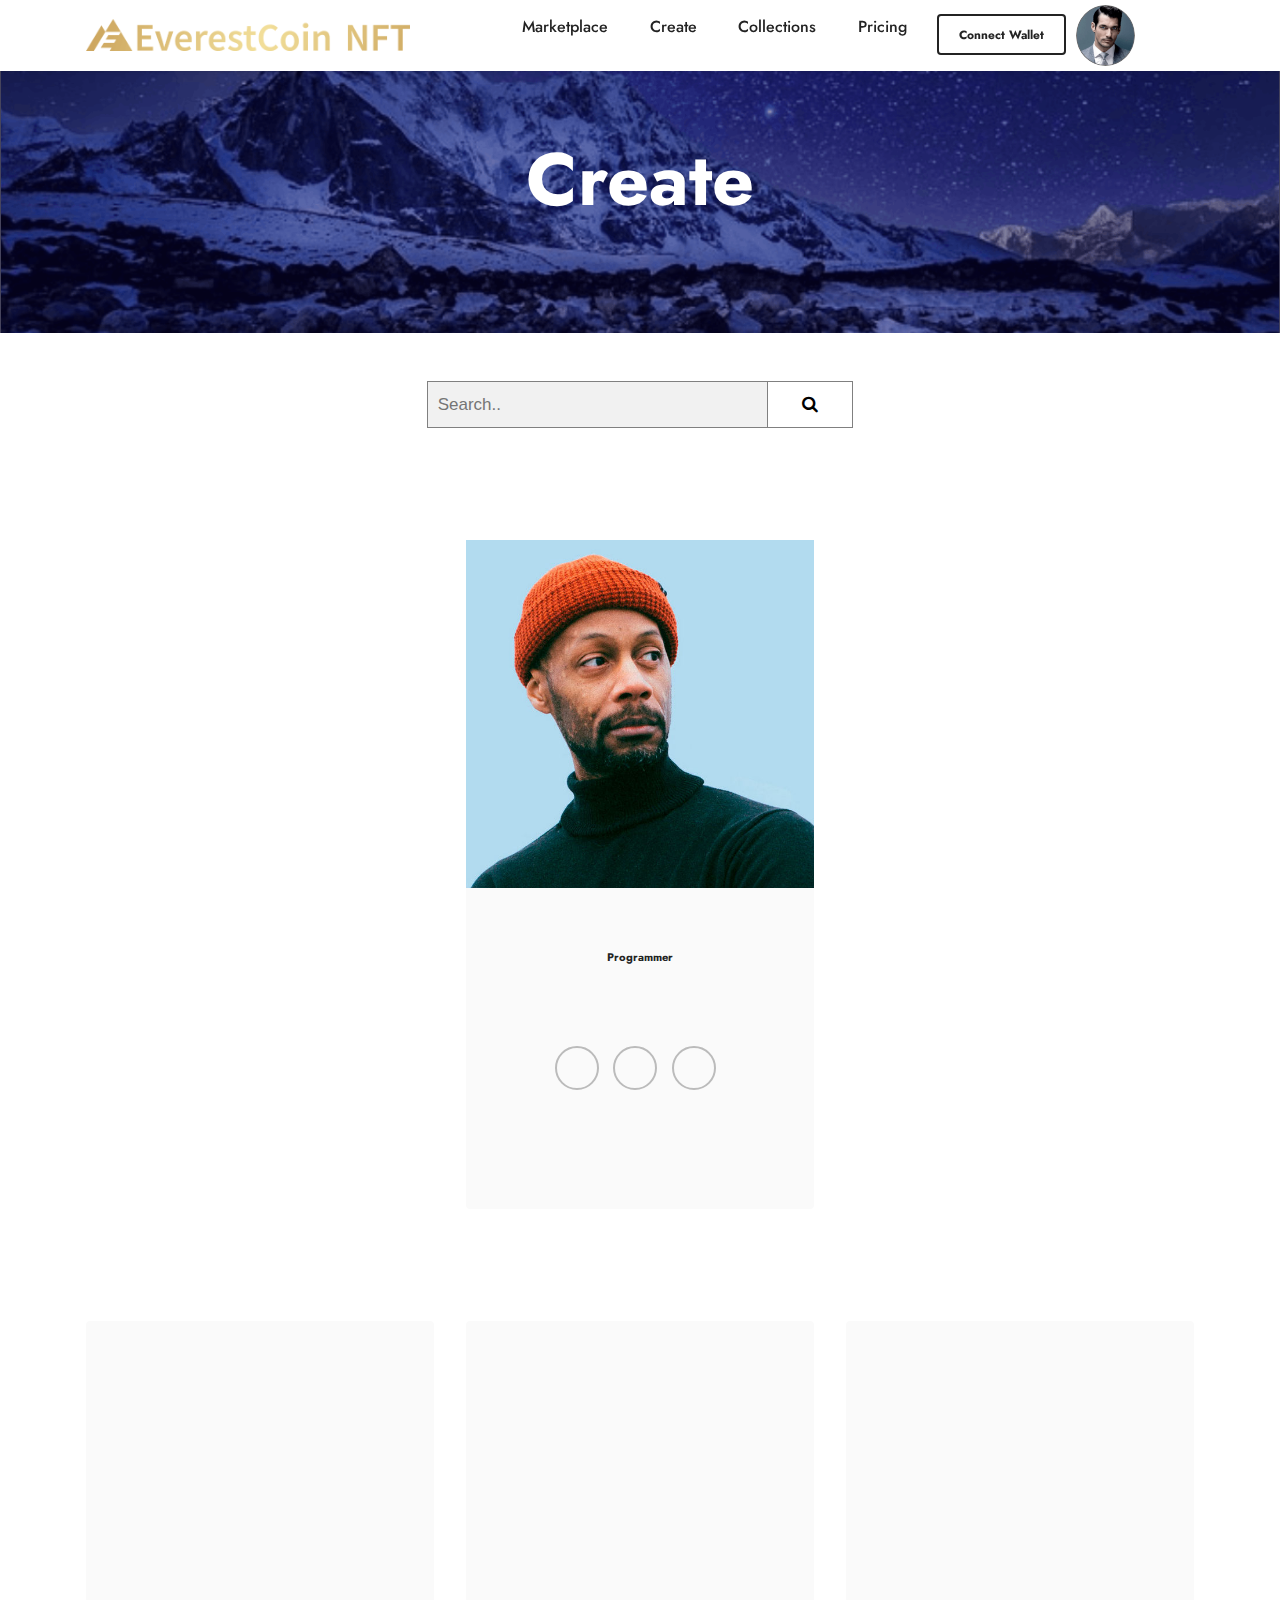
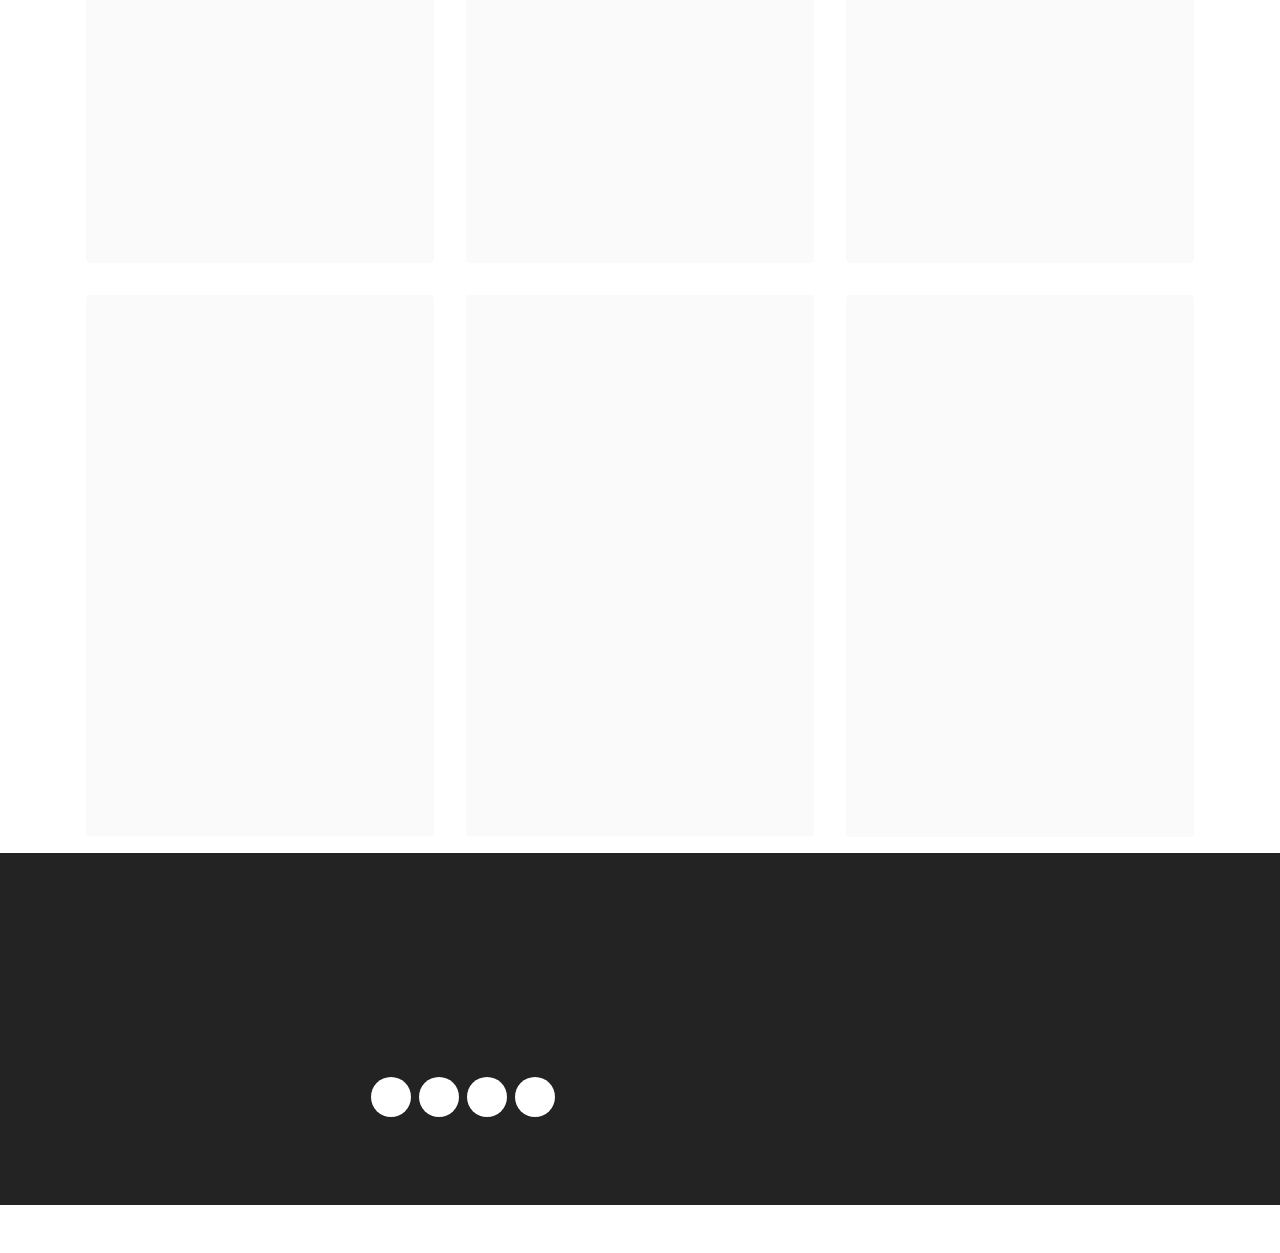
<file: page8.html>
<!DOCTYPE html>
<html  >
<head>
  <!-- Site made with Mobirise Website Builder v5.5.0, https://mobirise.com -->
  <meta charset="UTF-8">
  <meta http-equiv="X-UA-Compatible" content="IE=edge">
  <meta name="generator" content="Mobirise v5.5.0, mobirise.com">
  <meta name="viewport" content="width=device-width, initial-scale=1, minimum-scale=1">
  <link rel="shortcut icon" href="assets/images/asset-123001x-82x-730x72.png" type="image/x-icon">
  <meta name="description" content="">
  
  
  <title>Profile</title>
  <link rel="stylesheet" href="assets/web/assets/mobirise-icons2/mobirise2.css">
  <link rel="stylesheet" href="assets/web/assets/mobirise-icons/mobirise-icons.css">
  <link rel="stylesheet" href="assets/bootstrap/css/bootstrap.min.css">
  <link rel="stylesheet" href="assets/bootstrap/css/bootstrap-grid.min.css">
  <link rel="stylesheet" href="assets/bootstrap/css/bootstrap-reboot.min.css">
  <link rel="stylesheet" href="assets/animatecss/animate.css">
  <link rel="stylesheet" href="assets/dropdown/css/style.css">
  <link rel="stylesheet" href="assets/socicon/css/styles.css">
  <link rel="stylesheet" href="assets/theme/css/style.css">
  <link rel="preload" href="https://fonts.googleapis.com/css?family=Jost:100,200,300,400,500,600,700,800,900,100i,200i,300i,400i,500i,600i,700i,800i,900i&display=swap" as="style" onload="this.onload=null;this.rel='stylesheet'">
  <noscript><link rel="stylesheet" href="https://fonts.googleapis.com/css?family=Jost:100,200,300,400,500,600,700,800,900,100i,200i,300i,400i,500i,600i,700i,800i,900i&display=swap"></noscript>
  <link rel="preload" as="style" href="assets/mobirise/css/mbr-additional.css"><link rel="stylesheet" href="assets/mobirise/css/mbr-additional.css" type="text/css">
  
  <link rel="stylesheet" href="assets/theme/css/btn.css">
    <link rel="stylesheet" href="https://cdnjs.cloudflare.com/ajax/libs/font-awesome/4.7.0/css/font-awesome.min.css">
    <link rel="stylesheet" href="https://cdnjs.cloudflare.com/ajax/libs/font-awesome/4.7.0/css/font-awesome.min.css">

  
  
  
</head>
<body>
  
    <section data-bs-version="5.1" class="menu menu2 cid-sOYfpJeTEU" once="menu" id="menu2-k">

        <nav class="navbar navbar-dropdown navbar-fixed-top navbar-expand-lg">
            <div class="container">
                <div class="navbar-brand">
                    <span class="navbar-logo">
                        <a href="create.html#top">
                            <img src="assets/images/asset-123001x-82x-730x72.png" alt="image is here"
                                style="height: 2.0rem;">
                        </a>
                    </span>

                </div>
                <button class="navbar-toggler" type="button" data-toggle="collapse" data-bs-toggle="collapse"
                    data-target="#navbarSupportedContent" data-bs-target="#navbarSupportedContent"
                    aria-controls="navbarNavAltMarkup" aria-expanded="false" aria-label="Toggle navigation">
                    <div class="hamburger">
                        <span></span>
                        <span></span>
                        <span></span>
                        <span></span>
                    </div>
                </button>
                <div class="collapse navbar-collapse" id="navbarSupportedContent">
                    <ul class="navbar-nav nav-dropdown nav-right" data-app-modern-menu="true">
                        <li class="nav-item"><a class="nav-link link text-black display-7"
                                href="marketplace.html#team1-14">Marketplace</a></li>

                        <li class="nav-item"><a class="nav-link link text-black display-7"
                                href="index.html#top">Create</a>
                        </li>
                        <li class="nav-item"><a class="nav-link link text-black display-7"
                                href="collection.html#top">Collections</a></li>
                        <li class="nav-item"><a class="nav-link link text-black display-7"
                                href="index.html#top">Pricing</a></li>

                        <li class="nav-item">
                            <a class="btn btn-black-outline display-4" href="connectWallet.html"> Connect Wallet</a> 
                        </li>

                        <li class="nav-item">
                            <img src="assets/images/david-gandy-1200x8002x-118x122.png" alt="image is here" style="border-radius: 50%; width: 50%;">
                        </li>
                        
                           
                    </ul>


                </div>
            </div>
        </nav>
    </section>

<section data-bs-version="5.1" class="info3 cid-sP3oeEnXnP" id="info3-3a">

    

    <div class="mbr-overlay" style="opacity: 0.4; background-color: rgb(8, 3, 62);">
    </div>

    <div class="container">
        <div class="row justify-content-center">
            <div class="card col-12 col-lg-10">
                <div class="card-wrapper">
                    <div class="card-box align-center">
                        <h4 class="card-title mbr-fonts-style align-center mb-4 display-1"><strong>Create</strong></h4>
                        
                        
                    </div>
                </div>
            </div>
        </div>
    </div>
</section>

<br/><br/>
    <center>
        <div class="col-lg-4 col-md-4 col-sm-4 form-group mb-3" data-for="search">
            <!--<input type="email" name="email" placeholder="Search" data-form-field="text" class="form-control" value="" id="search" style="box-shadow: 2px 2px 2px 2px gray;"> -->
           <!-- <input type="text" name="search" placeholder="Search..">-->
           <form class="example" action="/action_page.php" style="margin:auto;max-width:500px; border-radius: 5px;">
            <input type="text" placeholder="Search.." name="search2">
            <button type="submit"><i class="fa fa-search"></i></button>
          </form>
        </div>
    </center>

<section data-bs-version="5.1" class="team1 cid-sP3oeFEpFF" id="team1-3c">
    

    
    <div class="container">
        <div class="row justify-content-center">
            
            <div class="col-sm-6 col-lg-4">
                <div class="card-wrap">
                    <div class="image-wrap">
                        <img src="assets/images/team1.jpg">
                    </div>
                    <div class="content-wrap">
                        <h5 class="mbr-section-title card-title mbr-fonts-style align-center m-0 display-5">
                            <strong>John Smith</strong>
                        </h5>
                        <h6 class="mbr-role mbr-fonts-style align-center mb-3 display-4">
                            <strong>Programmer</strong>
                        </h6>
                        <p class="card-text mbr-fonts-style align-center display-7">
                            No special actions required, all sites you make with Mobirise are mobile-friendly.
                        </p>
                        <div class="social-row display-7">
                            <div class="soc-item">
                                <a href="https://www.facebook.com/Mobirise/" target="_blank">
                                    <span class="mbr-iconfont socicon socicon-facebook"></span>
                                </a>
                            </div>
                            <div class="soc-item">
                                <a href="https://twitter.com/mobirise" target="_blank">
                                    <span class="mbr-iconfont socicon socicon-twitter"></span>
                                </a>
                            </div>
                            <div class="soc-item">
                                <a href="https://instagram.com/mobirise" target="_blank">
                                    <span class="mbr-iconfont socicon socicon-instagram"></span>
                                </a>
                            </div>
                            
                            
                        </div>
                        <div class="mbr-section-btn card-btn align-center"><a class="btn btn-warning-outline display-5" href="https://mobiri.se">FOLLOW</a></div>
                    </div>
                </div>
            </div>

            

            

            
        </div>
    </div>
</section>

<section data-bs-version="5.1" class="team1 cid-sP3paRgLND" id="team1-3j">
    

    
    <div class="container">
        <div class="row justify-content-center">
            
            <div class="col-sm-6 col-lg-4">
                <div class="card-wrap">
                    <div class="image-wrap">
                        <img src="assets/images/download-295x267.png" alt="">
                    </div>
                    <div class="content-wrap">
                        <h5 class="mbr-section-title card-title mbr-fonts-style align-center m-0 display-2"><p>
                            <strong>Mountain</strong>&nbsp;&nbsp;&nbsp;&nbsp;50</p></h5>
                        <h6 class="mbr-role mbr-fonts-style align-center mb-3 display-5"><p><strong>Owned by John Doe&nbsp;</strong>&nbsp;&nbsp;&nbsp;&nbsp;1.5 ETH</p></h6>
                        
                        
                        <div class="mbr-section-btn card-btn align-center"><a class="btn btn-warning display-5" href="https://mobiri.se">PLACE A BID</a></div>
                    </div>
                </div>
            </div>

            <div class="col-sm-6 col-lg-4">
                <div class="card-wrap">
                    <div class="image-wrap">
                        <img src="assets/images/deadpool-ryan-reynolds-dig-295x267.png" alt="">
                    </div>
                    <div class="content-wrap">
                        <h5 class="mbr-section-title card-title mbr-fonts-style align-center m-0 display-2"><p>
                            <strong>Sea</strong>&nbsp; &nbsp; &nbsp; &nbsp; &nbsp; &nbsp;50</p></h5>
                        <h6 class="mbr-role mbr-fonts-style align-center mb-3 display-5"><p><strong>Price </strong>&nbsp;&nbsp;&nbsp;&nbsp;&nbsp;&nbsp;&nbsp;&nbsp;&nbsp;&nbsp;&nbsp;&nbsp;&nbsp;&nbsp;&nbsp;&nbsp;&nbsp;&nbsp;&nbsp;&nbsp;&nbsp;&nbsp;<strong>1.5 ETH</strong></p></h6>
                        
                        
                        <div class="mbr-section-btn card-btn align-center"><a class="btn btn-warning display-5" href="https://mobiri.se">PLACE A BID</a></div>
                    </div>
                </div>
            </div>

            <div class="col-sm-6 col-lg-4">
                <div class="card-wrap">
                    <div class="image-wrap">
                        <img src="assets/images/n-6ba043f112858727691bc7ca956f-295x267.png" alt="">
                    </div>
                    <div class="content-wrap">
                        <h5 class="mbr-section-title card-title mbr-fonts-style align-center m-0 display-2"><p>
                            <strong>Potter</strong>&nbsp; &nbsp; &nbsp; &nbsp; 50</p></h5>
                        <h6 class="mbr-role mbr-fonts-style align-center mb-3 display-5"><p><strong>Price </strong>&nbsp;&nbsp;&nbsp;&nbsp;&nbsp;&nbsp;&nbsp;&nbsp;&nbsp;&nbsp;&nbsp;&nbsp;&nbsp;&nbsp;&nbsp;&nbsp;&nbsp;&nbsp;&nbsp;&nbsp;&nbsp;&nbsp;&nbsp;&nbsp;&nbsp;<strong>1.5 ETH</strong></p></h6>
                        
                        
                        <div class="mbr-section-btn card-btn align-center"><a class="btn btn-warning display-5" href="https://mobiri.se">PLACE A BID</a></div>
                    </div>
                </div>
            </div>

            
        </div>
    </div>
</section>

<section data-bs-version="5.1" class="team1 cid-sP3q1cBrF2" id="team1-3l">
    

    
    <div class="container">
        <div class="row justify-content-center">
            
            <div class="col-sm-6 col-lg-4">
                <div class="card-wrap">
                    <div class="image-wrap">
                        <img src="assets/images/n-76931-295x267.png" alt="">
                    </div>
                    <div class="content-wrap">
                        <h5 class="mbr-section-title card-title mbr-fonts-style align-center m-0 display-2"><p>
                            <strong>Mountain</strong>&nbsp;&nbsp;&nbsp;&nbsp;50</p></h5>
                        <h6 class="mbr-role mbr-fonts-style align-center mb-3 display-5"><p><strong>Owned by John Doe&nbsp;</strong>&nbsp;&nbsp;&nbsp;&nbsp;1.5 ETH</p></h6>
                        
                        
                        <div class="mbr-section-btn card-btn align-center"><a class="btn btn-warning display-5" href="https://mobiri.se">PLACE A BID</a></div>
                    </div>
                </div>
            </div>

            <div class="col-sm-6 col-lg-4">
                <div class="card-wrap">
                    <div class="image-wrap">
                        <img src="assets/images/images-1-j-295x267.png" alt="">
                    </div>
                    <div class="content-wrap">
                        <h5 class="mbr-section-title card-title mbr-fonts-style align-center m-0 display-2"><p>
                            <strong>Sea</strong>&nbsp; &nbsp; &nbsp; &nbsp; &nbsp; &nbsp;50</p></h5>
                        <h6 class="mbr-role mbr-fonts-style align-center mb-3 display-5"><p><strong>Price </strong>&nbsp;&nbsp;&nbsp;&nbsp;&nbsp;&nbsp;&nbsp;&nbsp;&nbsp;&nbsp;&nbsp;&nbsp;&nbsp;&nbsp;&nbsp;&nbsp;&nbsp;&nbsp;&nbsp;&nbsp;&nbsp;&nbsp;<strong>1.5 ETH</strong></p></h6>
                        
                        
                        <div class="mbr-section-btn card-btn align-center"><a class="btn btn-warning display-5" href="https://mobiri.se">PLACE A BID</a></div>
                    </div>
                </div>
            </div>

            <div class="col-sm-6 col-lg-4">
                <div class="card-wrap">
                    <div class="image-wrap">
                        <img src="assets/images/images-d-269x244.png" alt="">
                    </div>
                    <div class="content-wrap">
                        <h5 class="mbr-section-title card-title mbr-fonts-style align-center m-0 display-2"><p>
                            <strong>Potter</strong>&nbsp; &nbsp; &nbsp; &nbsp; 50</p></h5>
                        <h6 class="mbr-role mbr-fonts-style align-center mb-3 display-5"><p><strong>Price </strong>&nbsp;&nbsp;&nbsp;&nbsp;&nbsp;&nbsp;&nbsp;&nbsp;&nbsp;&nbsp;&nbsp;&nbsp;&nbsp;&nbsp;&nbsp;&nbsp;&nbsp;&nbsp;&nbsp;&nbsp;&nbsp;&nbsp;&nbsp;&nbsp;&nbsp;<strong>1.5 ETH</strong></p></h6>
                        
                        
                        <div class="mbr-section-btn card-btn align-center"><a class="btn btn-warning display-5" href="https://mobiri.se">PLACE A BID</a></div>
                    </div>
                </div>
            </div>

            
        </div>
    </div>
</section>

<section data-bs-version="5.1" class="footer4 cid-sP3oeHRuQA" once="footers" id="footer4-3e">

    
    
    <div class="container">
        <div class="row mbr-white">
            <div class="col-6 col-lg-3">
                <div class="media-wrap col-md-12 col-12">
                    <a href="https://mobiri.se/">
                        <img src="assets/images/asset-123001x-82x-337x33.png" alt="Mobirise">
                    </a>
                </div>
            </div>
            <div class="col-12 col-md-6 col-lg-3">
                
                <p class="mbr-text mbr-fonts-style mb-4 display-5">All NFTs<br>How It Works<br>Create<br>Explore<br>Privacy &amp; Terms<br></p>
                
                <div class="social-row display-7">
                    <div class="soc-item">
                        <a href="https://twitter.com/" target="_blank">
                            <span class="mbr-iconfont socicon-facebook socicon"></span>
                        </a>
                    </div>
                    <div class="soc-item">
                        <a href="https://twitter.com/" target="_blank">
                            <span class="mbr-iconfont socicon-twitter socicon"></span>
                        </a>
                    </div>
                    <div class="soc-item">
                        <a href="https://twitter.com/" target="_blank">
                            <span class="mbr-iconfont socicon-instagram socicon"></span>
                        </a>
                    </div>
                    <div class="soc-item">
                        <a href="https://twitter.com/mobirise" target="_blank">
                            <span class="mbr-iconfont socicon-linkedin socicon"></span>
                        </a>
                    </div>
                </div>
            </div>
            <div class="col-12 col-md-6 col-lg-3">
                
                <ul class="list mbr-fonts-style display-5">
                    <li class="mbr-text item-wrap">Help Center</li><li class="mbr-text item-wrap">Partners</li><li class="mbr-text item-wrap">Suggestions</li><li class="mbr-text item-wrap">Blog</li><li class="mbr-text item-wrap">Newletter</li>
                </ul>
            </div>
            <div class="col-12 col-md-6 col-lg-3">
                
                <ul class="list mbr-fonts-style display-4">
                    <li class="mbr-text item-wrap"><br></li>
                </ul>
            </div>
            <div class="col-12 mt-4">
                <p class="mbr-text mb-0 mbr-fonts-style copyright align-center display-7">
                    © Copyright 2021 EverestCoin - All Rights Reserved
                </p>
            </div>
        </div>
    </div>
</section><section style="background-color: #fff; font-family: -apple-system, BlinkMacSystemFont, 'Segoe UI', 'Roboto', 'Helvetica Neue', Arial, sans-serif; color:#aaa; font-size:12px; padding: 0; align-items: center; display: flex;"><a href="https://mobirise.site/o" style="flex: 1 1; height: 3rem; padding-left: 1rem;"></a><p style="flex: 0 0 auto; margin:0; padding-right:1rem;"><a href="https://mobirise.site/d" style="color:#aaa;">The page</a> was started with Mobirise</p></section><script src="assets/bootstrap/js/bootstrap.bundle.min.js"></script>  <script src="assets/smoothscroll/smooth-scroll.js"></script>  <script src="assets/ytplayer/index.js"></script>  <script src="assets/dropdown/js/navbar-dropdown.js"></script>  <script src="assets/theme/js/script.js"></script>  <script src="assets/formoid/formoid.min.js"></script>  
  
  
 <div id="scrollToTop" class="scrollToTop mbr-arrow-up"><a style="text-align: center;"><i class="mbr-arrow-up-icon mbr-arrow-up-icon-cm cm-icon cm-icon-smallarrow-up"></i></a></div>
    <input name="animation" type="hidden">
  </body>
</html>
</file>
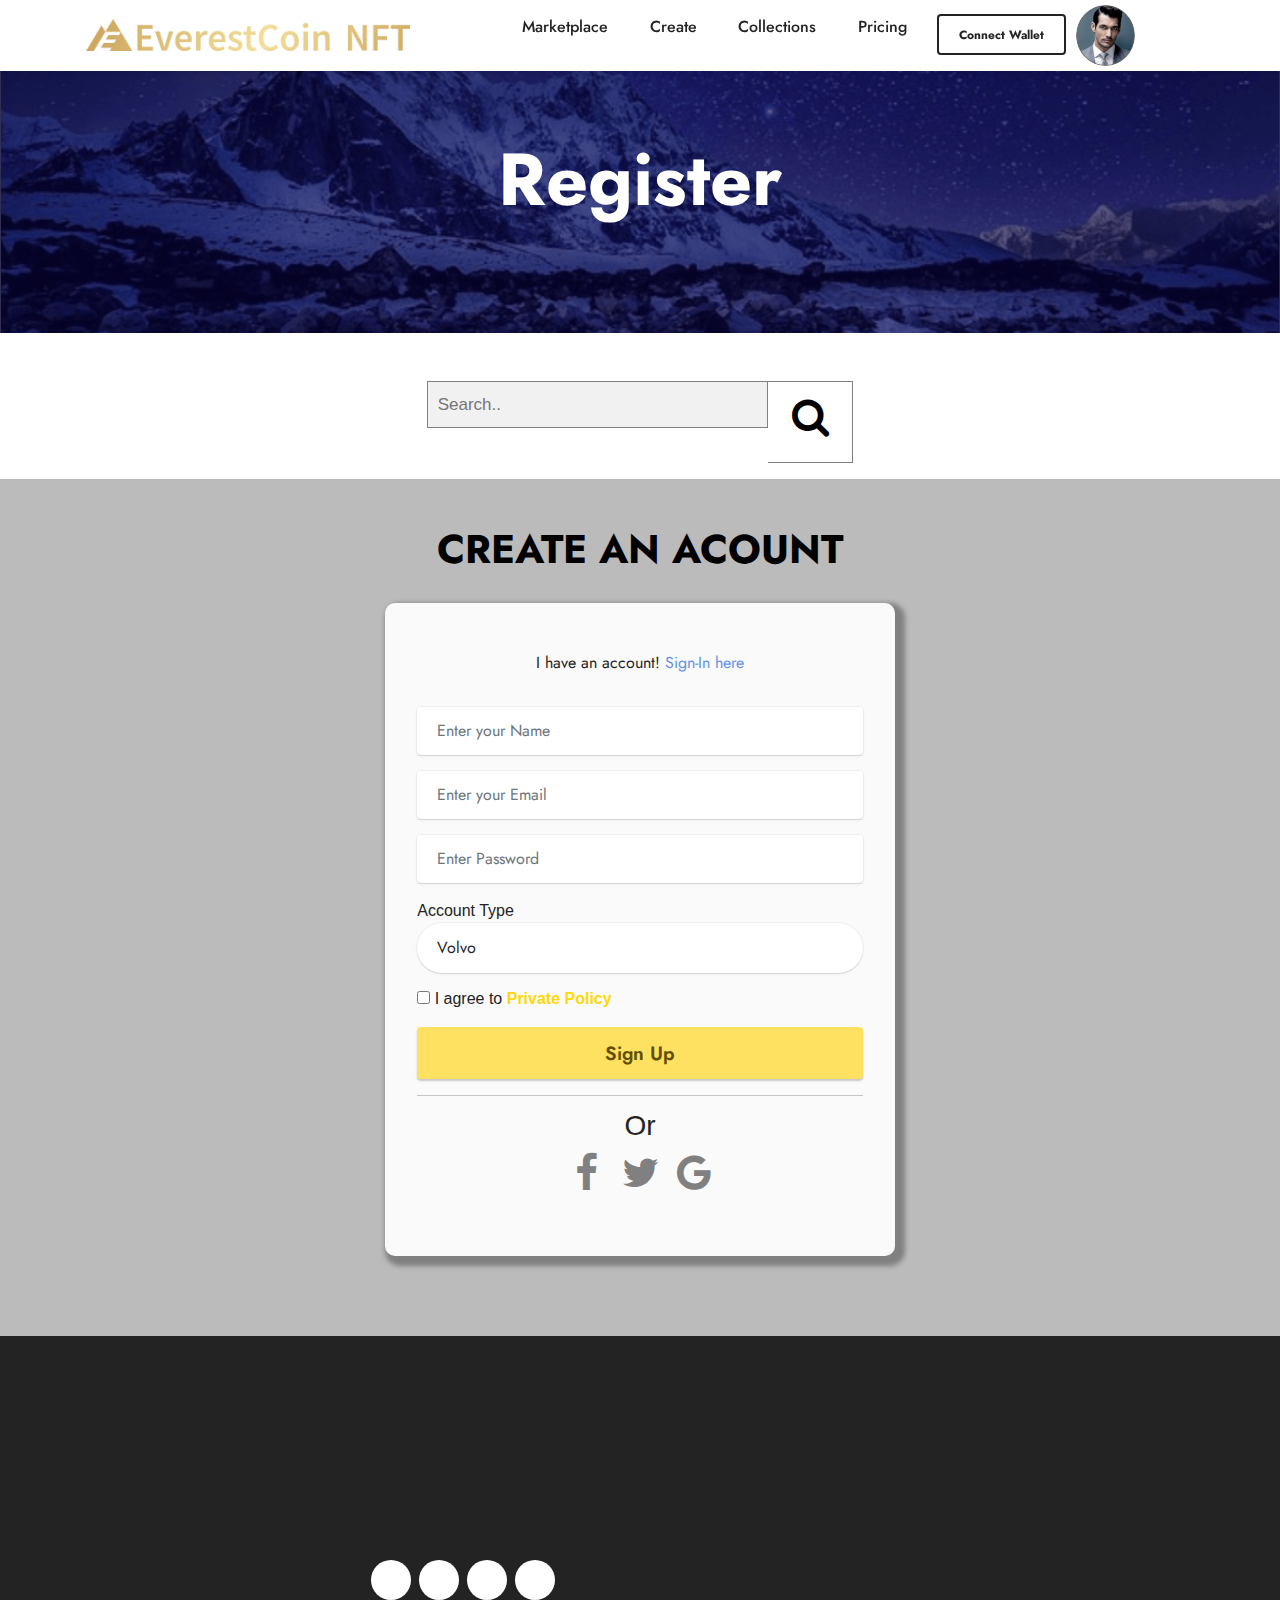
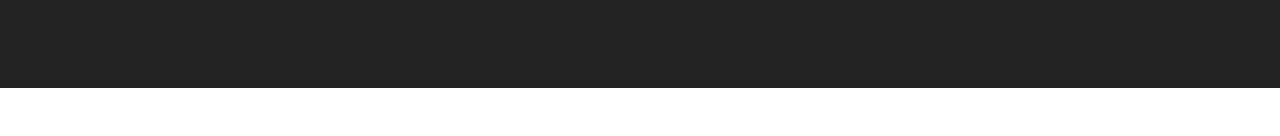
<file: signup.html>
<!DOCTYPE html>
<html  >
<head>
  <!-- Site made with Mobirise Website Builder v5.5.0, https://mobirise.com -->
  <meta charset="UTF-8">
  <meta http-equiv="X-UA-Compatible" content="IE=edge">
  <meta name="generator" content="Mobirise v5.5.0, mobirise.com">
  <meta name="viewport" content="width=device-width, initial-scale=1, minimum-scale=1">
  <link rel="shortcut icon" href="assets/images/asset-123001x-82x-730x72.png" type="image/x-icon">
  <meta name="description" content="">
  
  
  <title>Signup</title>
  <link rel="stylesheet" href="assets/web/assets/mobirise-icons2/mobirise2.css">
  <link rel="stylesheet" href="assets/web/assets/mobirise-icons/mobirise-icons.css">
  <link rel="stylesheet" href="assets/bootstrap/css/bootstrap.min.css">
  <link rel="stylesheet" href="assets/bootstrap/css/bootstrap-grid.min.css">
  <link rel="stylesheet" href="assets/bootstrap/css/bootstrap-reboot.min.css">
  <link rel="stylesheet" href="assets/animatecss/animate.css">
  <link rel="stylesheet" href="assets/dropdown/css/style.css">
  <link rel="stylesheet" href="assets/socicon/css/styles.css">
  <link rel="stylesheet" href="assets/theme/css/style.css">
  <link rel="preload" href="https://fonts.googleapis.com/css?family=Jost:100,200,300,400,500,600,700,800,900,100i,200i,300i,400i,500i,600i,700i,800i,900i&display=swap" as="style" onload="this.onload=null;this.rel='stylesheet'">
  <noscript><link rel="stylesheet" href="https://fonts.googleapis.com/css?family=Jost:100,200,300,400,500,600,700,800,900,100i,200i,300i,400i,500i,600i,700i,800i,900i&display=swap"></noscript>
  <link rel="preload" as="style" href="assets/mobirise/css/mbr-additional.css"><link rel="stylesheet" href="assets/mobirise/css/mbr-additional.css" type="text/css">
  
<link rel="stylesheet" href="assets/theme/css/btn.css">
<link rel="stylesheet" href="https://cdnjs.cloudflare.com/ajax/libs/font-awesome/4.7.0/css/font-awesome.min.css">
<link rel="stylesheet" href="https://cdnjs.cloudflare.com/ajax/libs/font-awesome/4.7.0/css/font-awesome.min.css">

<style>
    .fa {
      font-size: 40px;
      width: 50px;
      height: 50px;
      text-align: center;
      text-decoration: none;
      margin: 5px 2px;
      border-radius: 50%;
    }
    
    .fa:hover {
        opacity: 0.7;
    }
    
    .fa-facebook {
      
      color: gray;
    }
    
    .fa-twitter {
    
      color: gray;
    }
    
    .fa-google {
      
      color: gray;
    }
    </style>
  
  
  
</head>
<body>
  
    <section data-bs-version="5.1" class="menu menu2 cid-sOYfpJeTEU" once="menu" id="menu2-k">

        <nav class="navbar navbar-dropdown navbar-fixed-top navbar-expand-lg">
            <div class="container">
                <div class="navbar-brand">
                    <span class="navbar-logo">
                        <a href="index.html#top">
                            <img src="assets/images/asset-123001x-82x-730x72.png" alt="image is here"
                                style="height: 2.0rem;">
                        </a>
                    </span>

                </div>
                <button class="navbar-toggler" type="button" data-toggle="collapse" data-bs-toggle="collapse"
                    data-target="#navbarSupportedContent" data-bs-target="#navbarSupportedContent"
                    aria-controls="navbarNavAltMarkup" aria-expanded="false" aria-label="Toggle navigation">
                    <div class="hamburger">
                        <span></span>
                        <span></span>
                        <span></span>
                        <span></span>
                    </div>
                </button>
                <div class="collapse navbar-collapse" id="navbarSupportedContent">
                    <ul class="navbar-nav nav-dropdown nav-right" data-app-modern-menu="true">
                        <li class="nav-item"><a class="nav-link link text-black display-7"
                                href="marketplace.html#team1-14">Marketplace</a></li>

                        <li class="nav-item"><a class="nav-link link text-black display-7"
                                href="create.html#top">Create</a>
                        </li>
                        <li class="nav-item"><a class="nav-link link text-black display-7"
                                href="collection.html#top">Collections</a></li>
                        <li class="nav-item"><a class="nav-link link text-black display-7"
                                href="index.html#top">Pricing</a></li>

                        <li class="nav-item">
                            <a class="btn btn-black-outline display-4" href="connectWallet.html"> Connect Wallet</a> 
                        </li>

                        <li class="nav-item">
                            <img src="assets/images/david-gandy-1200x8002x-118x122.png" alt="image is here" style="border-radius: 50%; width: 50%;">
                        </li>
                        
                           
                    </ul>


                </div>
            </div>
        </nav>
    </section>

<section data-bs-version="5.1" class="info3 cid-sP2tbgqk6Y" id="info3-1y">

    

    <div class="mbr-overlay" style="opacity: 0.6; background-color: rgb(8, 3, 62);">
    </div>

    <div class="container">
        <div class="row justify-content-center">
            <div class="card col-12 col-lg-10">
                <div class="card-wrapper">
                    <div class="card-box align-center">
                        <h4 class="card-title mbr-fonts-style align-center mb-4 display-1"><strong>Register</strong></h4>
                        
                        
                    </div>
                </div>
            </div>
        </div>
    </div>
</section>

<br/><br/>
    <center>
        <div class="col-lg-4 col-md-4 col-sm-4 form-group mb-3" data-for="search">
            <!--<input type="email" name="email" placeholder="Search" data-form-field="text" class="form-control" value="" id="search" style="box-shadow: 2px 2px 2px 2px gray;"> -->
           <!-- <input type="text" name="search" placeholder="Search..">-->
           <form class="example" action="/action_page.php" style="margin:auto;max-width:500px; border-radius: 5px;">
            <input type="text" placeholder="Search.." name="search2">
            <button type="submit"><i class="fa fa-search"></i></button>
          </form>
        </div>
    </center>

<section data-bs-version="5.1" class="form7 cid-sOYLqFg4Qe" id="form7-1p">
    
    
    <div class="container">
        <div class="mbr-section-head">
            <h3 class="mbr-section-title mbr-fonts-style align-center mb-0 display-2">
                <strong>CREATE AN ACOUNT</strong></h3>
            
        </div>
        <div class="row justify-content-center mt-4" ">
            <div class="col-lg-8 mx-auto mbr-form" data-form-type="formoid" >
                <form action="https://mobirise.eu/" method="POST" class="mbr-form form-with-styler mx-auto" data-form-title="Form Name" style="box-shadow: 5px 5px 5px 5px gray;>
                    <input type="hidden" name="email" data-form-email="true" >
                    <p class="mbr-text mbr-fonts-style align-center mb-4 display-7">
                        I have an account! <a href="page3.html#form7-1p" class="text-primary">Sign-In here</a></p>
                    <div class="row">
                        <div hidden="hidden" data-form-alert="" class="alert alert-success col-12">Thanks for filling
                            out the form!</div>
                        <div hidden="hidden" data-form-alert-danger="" class="alert alert-danger col-12">Oops...! some
                            problem!</div>
                    </div>
                    <div class="dragArea row">
                        <div class="col-lg-12 col-md-12 col-sm-12 form-group mb-3" data-for="name">
                            <input type="text" style = "font-size: 16px;" name="name" placeholder="Enter your Name" data-form-field="name" class="form-control" value="" id="name-form7-1p">
                        </div>
                        <div class="col-lg-12 col-md-12 col-sm-12 form-group mb-3" data-for="email">
                            <input type="email" style = "font-size: 16px;" name="email" placeholder="Enter your Email" data-form-field="email" class="form-control" value="" id="email-form7-1p">
                        </div>
                        <div data-for="phone" class="col-lg-12 col-md-12 col-sm-12 form-group mb-3">
                            <input type="password" style = "font-size: 16px;" name="phone" placeholder="Enter Password" data-form-field="phone" class="form-control" value="" id="phone-form7-1p">
                        </div>

                        <div data-for="phone" class="col-lg-12 col-md-12 col-sm-12 form-group mb-3">
                            <label>Account Type</label>
                            <select id="cars" name="cars" placeholder="Account Type" style="border-radius: 50px; font-size: 16px; width:100%; height: 70%;" class="form-control">
                                <option value="volvo">Volvo</option>
                                <option value="saab">Saab</option>
                              </select>
                        </div>

                        <div data-for="phone" class="col-lg-12 col-md-12 col-sm-12 form-group mb-3">
                            <input type="checkbox" id="vehicle1" name="vehicle1" value="agree">
                            <label for="agree"> I agree to</label> <label style="color: rgb(255, 217, 5);"> <b>Private Policy</b></label><br>
                        </div>
                        
                        <div class="col-auto mbr-section-btn align-center"><button type="submit" class="btn btn-warning display-5">Sign Up</button>
                            <hr/>

                            <h3>Or</h3>

                            <a href="#" class="fa fa-facebook"></a>
                            <a href="#" class="fa fa-twitter"></a>
                            <a href="#" class="fa fa-google"></a>
                        </div>
                    </div>
                </form>
            </div>
        </div>
    </div>
</section>

<section data-bs-version="5.1" class="footer4 cid-sOYLqFZxTK" once="footers" id="footer4-1q">

    
    
    <div class="container">
        <div class="row mbr-white">
            <div class="col-6 col-lg-3">
                <div class="media-wrap col-md-12 col-12">
                    <a href="https://mobiri.se/">
                        <img src="assets/images/asset-123001x-82x-337x33.png" alt="Mobirise">
                    </a>
                </div>
            </div>
            <div class="col-12 col-md-6 col-lg-3">
                
                <p class="mbr-text mbr-fonts-style mb-4 display-5">All NFTs<br>How It Works<br>Create<br>Explore<br>Privacy &amp; Terms<br></p>
                
                <div class="social-row display-7">
                    <div class="soc-item">
                        <a href="https://twitter.com/" target="_blank">
                            <span class="mbr-iconfont socicon-facebook socicon"></span>
                        </a>
                    </div>
                    <div class="soc-item">
                        <a href="https://twitter.com/" target="_blank">
                            <span class="mbr-iconfont socicon-twitter socicon"></span>
                        </a>
                    </div>
                    <div class="soc-item">
                        <a href="https://twitter.com/" target="_blank">
                            <span class="mbr-iconfont socicon-instagram socicon"></span>
                        </a>
                    </div>
                    <div class="soc-item">
                        <a href="https://twitter.com/mobirise" target="_blank">
                            <span class="mbr-iconfont socicon-linkedin socicon"></span>
                        </a>
                    </div>
                </div>
            </div>
            <div class="col-12 col-md-6 col-lg-3">
                
                <ul class="list mbr-fonts-style display-5">
                    <li class="mbr-text item-wrap">Help Center</li><li class="mbr-text item-wrap">Partners</li><li class="mbr-text item-wrap">Suggestions</li><li class="mbr-text item-wrap">Blog</li><li class="mbr-text item-wrap">Newletter</li>
                </ul>
            </div>
            <div class="col-12 col-md-6 col-lg-3">
                
                <ul class="list mbr-fonts-style display-4">
                    <li class="mbr-text item-wrap"><br></li>
                </ul>
            </div>
            <div class="col-12 mt-4">
                <p class="mbr-text mb-0 mbr-fonts-style copyright align-center display-7">
                    © Copyright 2021 EverestCoin - All Rights Reserved
                </p>
            </div>
        </div>
    </div>
</section><section style="background-color: #fff; font-family: -apple-system, BlinkMacSystemFont, 'Segoe UI', 'Roboto', 'Helvetica Neue', Arial, sans-serif; color:#aaa; font-size:12px; padding: 0; align-items: center; display: flex;"><a href="https://mobirise.site/q" style="flex: 1 1; height: 3rem; padding-left: 1rem;"></a><p style="flex: 0 0 auto; margin:0; padding-right:1rem;">Mobirise web page maker - <a href="https://mobirise.site/o" style="color:#aaa;">Learn more</a></p></section><script src="assets/bootstrap/js/bootstrap.bundle.min.js"></script>  <script src="assets/smoothscroll/smooth-scroll.js"></script>  <script src="assets/ytplayer/index.js"></script>  <script src="assets/dropdown/js/navbar-dropdown.js"></script>  <script src="assets/theme/js/script.js"></script>  <script src="assets/formoid/formoid.min.js"></script>  
  
  
 <div id="scrollToTop" class="scrollToTop mbr-arrow-up"><a style="text-align: center;"><i class="mbr-arrow-up-icon mbr-arrow-up-icon-cm cm-icon cm-icon-smallarrow-up"></i></a></div>
    <input name="animation" type="hidden">
  </body>
</html>
</file>
<file: assets/web/assets/mobirise-icons2/mobirise2.css>
@font-face {
  font-family: 'Moririse2';
  font-display: swap;
  src:  url('mobirise2.eot?f2bix4');
  src:  url('mobirise2.eot?f2bix4#iefix') format('embedded-opentype'),
    url('mobirise2.ttf?f2bix4') format('truetype'),
    url('mobirise2.woff?f2bix4') format('woff'),
    url('mobirise2.svg?f2bix4#mobirise2') format('svg');
  font-weight: normal;
  font-style: normal;
}

[class^="mobi-"], [class*=" mobi-"] {
  /* use !important to prevent issues with browser extensions that change fonts */
  font-family: 'Moririse2' !important;
  speak: none;
  font-style: normal;
  font-weight: normal;
  font-variant: normal;
  text-transform: none;
  line-height: 1;

  /* Better Font Rendering =========== */
  -webkit-font-smoothing: antialiased;
  -moz-osx-font-smoothing: grayscale;
}

.mobi-mbri-add-submenu:before {
  content: "\e900";
}
.mobi-mbri-alert:before {
  content: "\e901";
}
.mobi-mbri-align-center:before {
  content: "\e902";
}
.mobi-mbri-align-justify:before {
  content: "\e903";
}
.mobi-mbri-align-left:before {
  content: "\e904";
}
.mobi-mbri-align-right:before {
  content: "\e905";
}
.mobi-mbri-android:before {
  content: "\e906";
}
.mobi-mbri-apple:before {
  content: "\e907";
}
.mobi-mbri-arrow-down:before {
  content: "\e908";
}
.mobi-mbri-arrow-next:before {
  content: "\e909";
}
.mobi-mbri-arrow-prev:before {
  content: "\e90a";
}
.mobi-mbri-arrow-up:before {
  content: "\e90b";
}
.mobi-mbri-bold:before {
  content: "\e90c";
}
.mobi-mbri-bookmark:before {
  content: "\e90d";
}
.mobi-mbri-bootstrap:before {
  content: "\e90e";
}
.mobi-mbri-briefcase:before {
  content: "\e90f";
}
.mobi-mbri-browse:before {
  content: "\e910";
}
.mobi-mbri-bulleted-list:before {
  content: "\e911";
}
.mobi-mbri-calendar:before {
  content: "\e912";
}
.mobi-mbri-camera:before {
  content: "\e913";
}
.mobi-mbri-cart-add:before {
  content: "\e914";
}
.mobi-mbri-cart-full:before {
  content: "\e915";
}
.mobi-mbri-cash:before {
  content: "\e916";
}
.mobi-mbri-change-style:before {
  content: "\e917";
}
.mobi-mbri-chat:before {
  content: "\e918";
}
.mobi-mbri-clock:before {
  content: "\e919";
}
.mobi-mbri-close:before {
  content: "\e91a";
}
.mobi-mbri-cloud:before {
  content: "\e91b";
}
.mobi-mbri-code:before {
  content: "\e91c";
}
.mobi-mbri-contact-form:before {
  content: "\e91d";
}
.mobi-mbri-credit-card:before {
  content: "\e91e";
}
.mobi-mbri-cursor-click:before {
  content: "\e91f";
}
.mobi-mbri-cust-feedback:before {
  content: "\e920";
}
.mobi-mbri-database:before {
  content: "\e921";
}
.mobi-mbri-delivery:before {
  content: "\e922";
}
.mobi-mbri-desktop:before {
  content: "\e923";
}
.mobi-mbri-devices:before {
  content: "\e924";
}
.mobi-mbri-down:before {
  content: "\e925";
}
.mobi-mbri-download-2:before {
  content: "\e926";
}
.mobi-mbri-download:before {
  content: "\e927";
}
.mobi-mbri-drag-n-drop-2:before {
  content: "\e928";
}
.mobi-mbri-drag-n-drop:before {
  content: "\e929";
}
.mobi-mbri-edit-2:before {
  content: "\e92a";
}
.mobi-mbri-edit:before {
  content: "\e92b";
}
.mobi-mbri-error:before {
  content: "\e92c";
}
.mobi-mbri-extension:before {
  content: "\e92d";
}
.mobi-mbri-features:before {
  content: "\e92e";
}
.mobi-mbri-file:before {
  content: "\e92f";
}
.mobi-mbri-flag:before {
  content: "\e930";
}
.mobi-mbri-folder:before {
  content: "\e931";
}
.mobi-mbri-gift:before {
  content: "\e932";
}
.mobi-mbri-github:before {
  content: "\e933";
}
.mobi-mbri-globe-2:before {
  content: "\e934";
}
.mobi-mbri-globe:before {
  content: "\e935";
}
.mobi-mbri-growing-chart:before {
  content: "\e936";
}
.mobi-mbri-hearth:before {
  content: "\e937";
}
.mobi-mbri-help:before {
  content: "\e938";
}
.mobi-mbri-home:before {
  content: "\e939";
}
.mobi-mbri-hot-cup:before {
  content: "\e93a";
}
.mobi-mbri-idea:before {
  content: "\e93b";
}
.mobi-mbri-image-gallery:before {
  content: "\e93c";
}
.mobi-mbri-image-slider:before {
  content: "\e93d";
}
.mobi-mbri-info:before {
  content: "\e93e";
}
.mobi-mbri-italic:before {
  content: "\e93f";
}
.mobi-mbri-key:before {
  content: "\e940";
}
.mobi-mbri-laptop:before {
  content: "\e941";
}
.mobi-mbri-layers:before {
  content: "\e942";
}
.mobi-mbri-left-right:before {
  content: "\e943";
}
.mobi-mbri-left:before {
  content: "\e944";
}
.mobi-mbri-letter:before {
  content: "\e945";
}
.mobi-mbri-like:before {
  content: "\e946";
}
.mobi-mbri-link:before {
  content: "\e947";
}
.mobi-mbri-lock:before {
  content: "\e948";
}
.mobi-mbri-login:before {
  content: "\e949";
}
.mobi-mbri-logout:before {
  content: "\e94a";
}
.mobi-mbri-magic-stick:before {
  content: "\e94b";
}
.mobi-mbri-map-pin:before {
  content: "\e94c";
}
.mobi-mbri-menu:before {
  content: "\e94d";
}
.mobi-mbri-mobile-2:before {
  content: "\e94e";
}
.mobi-mbri-mobile-horizontal:before {
  content: "\e94f";
}
.mobi-mbri-mobile:before {
  content: "\e950";
}
.mobi-mbri-mobirise:before {
  content: "\e951";
}
.mobi-mbri-more-horizontal:before {
  content: "\e952";
}
.mobi-mbri-more-vertical:before {
  content: "\e953";
}
.mobi-mbri-music:before {
  content: "\e954";
}
.mobi-mbri-new-file:before {
  content: "\e955";
}
.mobi-mbri-numbered-list:before {
  content: "\e956";
}
.mobi-mbri-opened-folder:before {
  content: "\e957";
}
.mobi-mbri-pages:before {
  content: "\e958";
}
.mobi-mbri-paper-plane:before {
  content: "\e959";
}
.mobi-mbri-paperclip:before {
  content: "\e95a";
}
.mobi-mbri-phone:before {
  content: "\e95b";
}
.mobi-mbri-photo:before {
  content: "\e95c";
}
.mobi-mbri-photos:before {
  content: "\e95d";
}
.mobi-mbri-pin:before {
  content: "\e95e";
}
.mobi-mbri-play:before {
  content: "\e95f";
}
.mobi-mbri-plus:before {
  content: "\e960";
}
.mobi-mbri-preview:before {
  content: "\e961";
}
.mobi-mbri-print:before {
  content: "\e962";
}
.mobi-mbri-protect:before {
  content: "\e963";
}
.mobi-mbri-question:before {
  content: "\e964";
}
.mobi-mbri-quote-left:before {
  content: "\e965";
}
.mobi-mbri-quote-right:before {
  content: "\e966";
}
.mobi-mbri-redo:before {
  content: "\e967";
}
.mobi-mbri-refresh:before {
  content: "\e968";
}
.mobi-mbri-responsive-2:before {
  content: "\e969";
}
.mobi-mbri-responsive:before {
  content: "\e96a";
}
.mobi-mbri-right:before {
  content: "\e96b";
}
.mobi-mbri-rocket:before {
  content: "\e96c";
}
.mobi-mbri-sad-face:before {
  content: "\e96d";
}
.mobi-mbri-sale:before {
  content: "\e96e";
}
.mobi-mbri-save:before {
  content: "\e96f";
}
.mobi-mbri-search:before {
  content: "\e970";
}
.mobi-mbri-setting-2:before {
  content: "\e971";
}
.mobi-mbri-setting-3:before {
  content: "\e972";
}
.mobi-mbri-setting:before {
  content: "\e973";
}
.mobi-mbri-share:before {
  content: "\e974";
}
.mobi-mbri-shopping-bag:before {
  content: "\e975";
}
.mobi-mbri-shopping-basket:before {
  content: "\e976";
}
.mobi-mbri-shopping-cart:before {
  content: "\e977";
}
.mobi-mbri-sites:before {
  content: "\e978";
}
.mobi-mbri-smile-face:before {
  content: "\e979";
}
.mobi-mbri-speed:before {
  content: "\e97a";
}
.mobi-mbri-star:before {
  content: "\e97b";
}
.mobi-mbri-success:before {
  content: "\e97c";
}
.mobi-mbri-sun:before {
  content: "\e97d";
}
.mobi-mbri-sun2:before {
  content: "\e97e";
}
.mobi-mbri-tablet-vertical:before {
  content: "\e97f";
}
.mobi-mbri-tablet:before {
  content: "\e980";
}
.mobi-mbri-target:before {
  content: "\e981";
}
.mobi-mbri-timer:before {
  content: "\e982";
}
.mobi-mbri-to-ftp:before {
  content: "\e983";
}
.mobi-mbri-to-local-drive:before {
  content: "\e984";
}
.mobi-mbri-touch-swipe:before {
  content: "\e985";
}
.mobi-mbri-touch:before {
  content: "\e986";
}
.mobi-mbri-trash:before {
  content: "\e987";
}
.mobi-mbri-underline:before {
  content: "\e988";
}
.mobi-mbri-undo:before {
  content: "\e989";
}
.mobi-mbri-unlink:before {
  content: "\e98a";
}
.mobi-mbri-unlock:before {
  content: "\e98b";
}
.mobi-mbri-up-down:before {
  content: "\e98c";
}
.mobi-mbri-up:before {
  content: "\e98d";
}
.mobi-mbri-update:before {
  content: "\e98e";
}
.mobi-mbri-upload-2:before {
  content: "\e98f";
}
.mobi-mbri-upload:before {
  content: "\e990";
}
.mobi-mbri-user-2:before {
  content: "\e991";
}
.mobi-mbri-user:before {
  content: "\e992";
}
.mobi-mbri-users:before {
  content: "\e993";
}
.mobi-mbri-video-play:before {
  content: "\e994";
}
.mobi-mbri-video:before {
  content: "\e995";
}
.mobi-mbri-watch:before {
  content: "\e996";
}
.mobi-mbri-website-theme-2:before {
  content: "\e997";
}
.mobi-mbri-website-theme:before {
  content: "\e998";
}
.mobi-mbri-wifi:before {
  content: "\e999";
}
.mobi-mbri-windows:before {
  content: "\e99a";
}
.mobi-mbri-zoom-in:before {
  content: "\e99b";
}
.mobi-mbri-zoom-out:before {
  content: "\e99c";
}
</file>
<file: assets/web/assets/mobirise-icons/mobirise-icons.css>
@font-face {
  font-family: 'MobiriseIcons';
  src:  url('mobirise-icons.eot?spat4u');
  src:  url('mobirise-icons.eot?spat4u#iefix') format('embedded-opentype'),
    url('mobirise-icons.ttf?spat4u') format('truetype'),
    url('mobirise-icons.woff?spat4u') format('woff'),
    url('mobirise-icons.svg?spat4u#MobiriseIcons') format('svg');
  font-weight: normal;
  font-style: normal;
  font-display: swap;
}

[class^="mbri-"], [class*=" mbri-"] {
  /* use !important to prevent issues with browser extensions that change fonts */
  font-family: MobiriseIcons !important;
  speak: none;
  font-style: normal;
  font-weight: normal;
  font-variant: normal;
  text-transform: none;
  line-height: 1;

  /* Better Font Rendering =========== */
  -webkit-font-smoothing: antialiased;
  -moz-osx-font-smoothing: grayscale;
}

.mbri-add-submenu:before {
  content: "\e900";
}
.mbri-alert:before {
  content: "\e901";
}
.mbri-align-center:before {
  content: "\e902";
}
.mbri-align-justify:before {
  content: "\e903";
}
.mbri-align-left:before {
  content: "\e904";
}
.mbri-align-right:before {
  content: "\e905";
}
.mbri-android:before {
  content: "\e906";
}
.mbri-apple:before {
  content: "\e907";
}
.mbri-arrow-down:before {
  content: "\e908";
}
.mbri-arrow-next:before {
  content: "\e909";
}
.mbri-arrow-prev:before {
  content: "\e90a";
}
.mbri-arrow-up:before {
  content: "\e90b";
}
.mbri-bold:before {
  content: "\e90c";
}
.mbri-bookmark:before {
  content: "\e90d";
}
.mbri-bootstrap:before {
  content: "\e90e";
}
.mbri-briefcase:before {
  content: "\e90f";
}
.mbri-browse:before {
  content: "\e910";
}
.mbri-bulleted-list:before {
  content: "\e911";
}
.mbri-calendar:before {
  content: "\e912";
}
.mbri-camera:before {
  content: "\e913";
}
.mbri-cart-add:before {
  content: "\e914";
}
.mbri-cart-full:before {
  content: "\e915";
}
.mbri-cash:before {
  content: "\e916";
}
.mbri-change-style:before {
  content: "\e917";
}
.mbri-chat:before {
  content: "\e918";
}
.mbri-clock:before {
  content: "\e919";
}
.mbri-close:before {
  content: "\e91a";
}
.mbri-cloud:before {
  content: "\e91b";
}
.mbri-code:before {
  content: "\e91c";
}
.mbri-contact-form:before {
  content: "\e91d";
}
.mbri-credit-card:before {
  content: "\e91e";
}
.mbri-cursor-click:before {
  content: "\e91f";
}
.mbri-cust-feedback:before {
  content: "\e920";
}
.mbri-database:before {
  content: "\e921";
}
.mbri-delivery:before {
  content: "\e922";
}
.mbri-desktop:before {
  content: "\e923";
}
.mbri-devices:before {
  content: "\e924";
}
.mbri-down:before {
  content: "\e925";
}
.mbri-download:before {
  content: "\e989";
}
.mbri-drag-n-drop:before {
  content: "\e927";
}
.mbri-drag-n-drop2:before {
  content: "\e928";
}
.mbri-edit:before {
  content: "\e929";
}
.mbri-edit2:before {
  content: "\e92a";
}
.mbri-error:before {
  content: "\e92b";
}
.mbri-extension:before {
  content: "\e92c";
}
.mbri-features:before {
  content: "\e92d";
}
.mbri-file:before {
  content: "\e92e";
}
.mbri-flag:before {
  content: "\e92f";
}
.mbri-folder:before {
  content: "\e930";
}
.mbri-gift:before {
  content: "\e931";
}
.mbri-github:before {
  content: "\e932";
}
.mbri-globe:before {
  content: "\e933";
}
.mbri-globe-2:before {
  content: "\e934";
}
.mbri-growing-chart:before {
  content: "\e935";
}
.mbri-hearth:before {
  content: "\e936";
}
.mbri-help:before {
  content: "\e937";
}
.mbri-home:before {
  content: "\e938";
}
.mbri-hot-cup:before {
  content: "\e939";
}
.mbri-idea:before {
  content: "\e93a";
}
.mbri-image-gallery:before {
  content: "\e93b";
}
.mbri-image-slider:before {
  content: "\e93c";
}
.mbri-info:before {
  content: "\e93d";
}
.mbri-italic:before {
  content: "\e93e";
}
.mbri-key:before {
  content: "\e93f";
}
.mbri-laptop:before {
  content: "\e940";
}
.mbri-layers:before {
  content: "\e941";
}
.mbri-left-right:before {
  content: "\e942";
}
.mbri-left:before {
  content: "\e943";
}
.mbri-letter:before {
  content: "\e944";
}
.mbri-like:before {
  content: "\e945";
}
.mbri-link:before {
  content: "\e946";
}
.mbri-lock:before {
  content: "\e947";
}
.mbri-login:before {
  content: "\e948";
}
.mbri-logout:before {
  content: "\e949";
}
.mbri-magic-stick:before {
  content: "\e94a";
}
.mbri-map-pin:before {
  content: "\e94b";
}
.mbri-menu:before {
  content: "\e94c";
}
.mbri-mobile:before {
  content: "\e94d";
}
.mbri-mobile2:before {
  content: "\e94e";
}
.mbri-mobirise:before {
  content: "\e94f";
}
.mbri-more-horizontal:before {
  content: "\e950";
}
.mbri-more-vertical:before {
  content: "\e951";
}
.mbri-music:before {
  content: "\e952";
}
.mbri-new-file:before {
  content: "\e953";
}
.mbri-numbered-list:before {
  content: "\e954";
}
.mbri-opened-folder:before {
  content: "\e955";
}
.mbri-pages:before {
  content: "\e956";
}
.mbri-paper-plane:before {
  content: "\e957";
}
.mbri-paperclip:before {
  content: "\e958";
}
.mbri-photo:before {
  content: "\e959";
}
.mbri-photos:before {
  content: "\e95a";
}
.mbri-pin:before {
  content: "\e95b";
}
.mbri-play:before {
  content: "\e95c";
}
.mbri-plus:before {
  content: "\e95d";
}
.mbri-preview:before {
  content: "\e95e";
}
.mbri-print:before {
  content: "\e95f";
}
.mbri-protect:before {
  content: "\e960";
}
.mbri-question:before {
  content: "\e961";
}
.mbri-quote-left:before {
  content: "\e962";
}
.mbri-quote-right:before {
  content: "\e963";
}
.mbri-refresh:before {
  content: "\e964";
}
.mbri-responsive:before {
  content: "\e965";
}
.mbri-right:before {
  content: "\e966";
}
.mbri-rocket:before {
  content: "\e967";
}
.mbri-sad-face:before {
  content: "\e968";
}
.mbri-sale:before {
  content: "\e969";
}
.mbri-save:before {
  content: "\e96a";
}
.mbri-search:before {
  content: "\e96b";
}
.mbri-setting:before {
  content: "\e96c";
}
.mbri-setting2:before {
  content: "\e96d";
}
.mbri-setting3:before {
  content: "\e96e";
}
.mbri-share:before {
  content: "\e96f";
}
.mbri-shopping-bag:before {
  content: "\e970";
}
.mbri-shopping-basket:before {
  content: "\e971";
}
.mbri-shopping-cart:before {
  content: "\e972";
}
.mbri-sites:before {
  content: "\e973";
}
.mbri-smile-face:before {
  content: "\e974";
}
.mbri-speed:before {
  content: "\e975";
}
.mbri-star:before {
  content: "\e976";
}
.mbri-success:before {
  content: "\e977";
}
.mbri-sun:before {
  content: "\e978";
}
.mbri-sun2:before {
  content: "\e979";
}
.mbri-tablet:before {
  content: "\e97a";
}
.mbri-tablet-vertical:before {
  content: "\e97b";
}
.mbri-target:before {
  content: "\e97c";
}
.mbri-timer:before {
  content: "\e97d";
}
.mbri-to-ftp:before {
  content: "\e97e";
}
.mbri-to-local-drive:before {
  content: "\e97f";
}
.mbri-touch-swipe:before {
  content: "\e980";
}
.mbri-touch:before {
  content: "\e981";
}
.mbri-trash:before {
  content: "\e982";
}
.mbri-underline:before {
  content: "\e983";
}
.mbri-unlink:before {
  content: "\e984";
}
.mbri-unlock:before {
  content: "\e985";
}
.mbri-up-down:before {
  content: "\e986";
}
.mbri-up:before {
  content: "\e987";
}
.mbri-update:before {
  content: "\e988";
}
.mbri-upload:before {
 content: "\e926"; 
}
.mbri-user:before {
  content: "\e98a";
}
.mbri-user2:before {
  content: "\e98b";
}
.mbri-users:before {
  content: "\e98c";
}
.mbri-video:before {
  content: "\e98d";
}
.mbri-video-play:before {
  content: "\e98e";
}
.mbri-watch:before {
  content: "\e98f";
}
.mbri-website-theme:before {
  content: "\e990";
}
.mbri-wifi:before {
  content: "\e991";
}
.mbri-windows:before {
  content: "\e992";
}
.mbri-zoom-out:before {
  content: "\e993";
}
.mbri-redo:before {
  content: "\e994";
}
.mbri-undo:before {
  content: "\e995";
}
</file>
<file: assets/parallax/jarallax.css>
.jarallax {
    position: relative;
    z-index: 0;
}
.jarallax > .jarallax-img {
    position: absolute;
    object-fit: cover;
    /* support for plugin https://github.com/bfred-it/object-fit-images */
    font-family: 'object-fit: cover;';
    top: 0;
    left: 0;
    width: 100%;
    height: 100%;
    z-index: -1;
}
</file>
<file: assets/dropdown/css/style.css>
.navbar-dropdown {
  left: 0;
  padding: 0;
  position: absolute;
  right: 0;
  top: 0;
  transition: all 0.45s ease;
  z-index: 1030;
  background: #282828; }
  .navbar-dropdown .navbar-logo {
    margin-right: 0.8rem;
    transition: margin 0.3s ease-in-out;
    vertical-align: middle; }
    .navbar-dropdown .navbar-logo img {
      height: 3.125rem;
      transition: all 0.3s ease-in-out; }
    .navbar-dropdown .navbar-logo.mbr-iconfont {
      font-size: 3.125rem;
      line-height: 3.125rem; }
  .navbar-dropdown .navbar-caption {
    font-weight: 700;
    white-space: normal;
    vertical-align: -4px;
    line-height: 3.125rem !important; }
    .navbar-dropdown .navbar-caption, .navbar-dropdown .navbar-caption:hover {
      color: inherit;
      text-decoration: none; }
  .navbar-dropdown .mbr-iconfont + .navbar-caption {
    vertical-align: -1px; }
  .navbar-dropdown.navbar-fixed-top {
    position: fixed; }
  .navbar-dropdown .navbar-brand span {
    vertical-align: -4px; }
  .navbar-dropdown.bg-color.transparent {
    background: none; }
  .navbar-dropdown.navbar-short .navbar-brand {
    padding: 0.625rem 0; }
    .navbar-dropdown.navbar-short .navbar-brand span {
      vertical-align: -1px; }
  .navbar-dropdown.navbar-short .navbar-caption {
    line-height: 2.375rem !important;
    vertical-align: -2px; }
  .navbar-dropdown.navbar-short .navbar-logo {
    margin-right: 0.5rem; }
    .navbar-dropdown.navbar-short .navbar-logo img {
      height: 2.375rem; }
    .navbar-dropdown.navbar-short .navbar-logo.mbr-iconfont {
      font-size: 2.375rem;
      line-height: 2.375rem; }
  .navbar-dropdown.navbar-short .mbr-table-cell {
    height: 3.625rem; }
  .navbar-dropdown .navbar-close {
    left: 0.6875rem;
    position: fixed;
    top: 0.75rem;
    z-index: 1000; }
  .navbar-dropdown .hamburger-icon {
    content: "";
    display: inline-block;
    vertical-align: middle;
    width: 16px;
    -webkit-box-shadow: 0 -6px 0 1px #282828,0 0 0 1px #282828,0 6px 0 1px #282828;
    -moz-box-shadow: 0 -6px 0 1px #282828,0 0 0 1px #282828,0 6px 0 1px #282828;
    box-shadow: 0 -6px 0 1px #282828,0 0 0 1px #282828,0 6px 0 1px #282828; }

.dropdown-menu .dropdown-toggle[data-toggle="dropdown-submenu"]::after {
  border-bottom: 0.35em solid transparent;
  border-left: 0.35em solid;
  border-right: 0;
  border-top: 0.35em solid transparent;
  margin-left: 0.3rem; }

.dropdown-menu .dropdown-item:focus {
  outline: 0; }

.nav-dropdown {
  font-size: 0.75rem;
  font-weight: 500;
  height: auto !important; }
  .nav-dropdown .nav-btn {
    padding-left: 1rem; }
  .nav-dropdown .link {
    margin: .667em 1.667em;
    font-weight: 500;
    padding: 0;
    transition: color .2s ease-in-out; }
    .nav-dropdown .link.dropdown-toggle {
      margin-right: 2.583em; }
      .nav-dropdown .link.dropdown-toggle::after {
        margin-left: .25rem;
        border-top: 0.35em solid;
        border-right: 0.35em solid transparent;
        border-left: 0.35em solid transparent;
        border-bottom: 0; }
      .nav-dropdown .link.dropdown-toggle[aria-expanded="true"] {
        margin: 0;
        padding: 0.667em 3.263em  0.667em 1.667em; }
  .nav-dropdown .link::after,
  .nav-dropdown .dropdown-item::after {
    color: inherit; }
  .nav-dropdown .btn {
    font-size: 0.75rem;
    font-weight: 700;
    letter-spacing: 0;
    margin-bottom: 0;
    padding-left: 1.25rem;
    padding-right: 1.25rem; }
  .nav-dropdown .dropdown-menu {
    border-radius: 0;
    border: 0;
    left: 0;
    margin: 0;
    padding-bottom: 1.25rem;
    padding-top: 1.25rem;
    position: relative; }
  .nav-dropdown .dropdown-submenu {
    margin-left: 0.125rem;
    top: 0; }
  .nav-dropdown .dropdown-item {
    font-weight: 500;
    line-height: 2;
    padding: 0.3846em 4.615em 0.3846em 1.5385em;
    position: relative;
    transition: color .2s ease-in-out, background-color .2s ease-in-out; }
    .nav-dropdown .dropdown-item::after {
      margin-top: -0.3077em;
      position: absolute;
      right: 1.1538em;
      top: 50%; }
    .nav-dropdown .dropdown-item:focus, .nav-dropdown .dropdown-item:hover {
      background: none; }

@media (max-width: 767px) {
  .nav-dropdown.navbar-toggleable-sm {
    bottom: 0;
    display: none;
    left: 0;
    overflow-x: hidden;
    position: fixed;
    top: 0;
    transform: translateX(-100%);
    -ms-transform: translateX(-100%);
    -webkit-transform: translateX(-100%);
    width: 18.75rem;
    z-index: 999; } }
.nav-dropdown.navbar-toggleable-xl {
  bottom: 0;
  display: none;
  left: 0;
  overflow-x: hidden;
  position: fixed;
  top: 0;
  transform: translateX(-100%);
  -ms-transform: translateX(-100%);
  -webkit-transform: translateX(-100%);
  width: 18.75rem;
  z-index: 999; }

.nav-dropdown-sm {
  display: block !important;
  overflow-x: hidden;
  overflow: auto;
  padding-top: 3.875rem; }
  .nav-dropdown-sm::after {
    content: "";
    display: block;
    height: 3rem;
    width: 100%; }
  .nav-dropdown-sm.collapse.in ~ .navbar-close {
    display: block !important; }
  .nav-dropdown-sm.collapsing, .nav-dropdown-sm.collapse.in {
    transform: translateX(0);
    -ms-transform: translateX(0);
    -webkit-transform: translateX(0);
    transition: all 0.25s ease-out;
    -webkit-transition: all 0.25s ease-out;
    background: #282828; }
  .nav-dropdown-sm.collapsing[aria-expanded="false"] {
    transform: translateX(-100%);
    -ms-transform: translateX(-100%);
    -webkit-transform: translateX(-100%); }
  .nav-dropdown-sm .nav-item {
    display: block;
    margin-left: 0 !important;
    padding-left: 0; }
  .nav-dropdown-sm .link,
  .nav-dropdown-sm .dropdown-item {
    border-top: 1px dotted rgba(255, 255, 255, 0.1);
    font-size: 0.8125rem;
    line-height: 1.6;
    margin: 0 !important;
    padding: 0.875rem 2.4rem 0.875rem 1.5625rem !important;
    position: relative;
    white-space: normal; }
    .nav-dropdown-sm .link:focus, .nav-dropdown-sm .link:hover,
    .nav-dropdown-sm .dropdown-item:focus,
    .nav-dropdown-sm .dropdown-item:hover {
      background: rgba(0, 0, 0, 0.2) !important;
      color: #c0a375; }
  .nav-dropdown-sm .nav-btn {
    position: relative;
    padding: 1.5625rem 1.5625rem 0 1.5625rem; }
    .nav-dropdown-sm .nav-btn::before {
      border-top: 1px dotted rgba(255, 255, 255, 0.1);
      content: "";
      left: 0;
      position: absolute;
      top: 0;
      width: 100%; }
    .nav-dropdown-sm .nav-btn + .nav-btn {
      padding-top: 0.625rem; }
      .nav-dropdown-sm .nav-btn + .nav-btn::before {
        display: none; }
  .nav-dropdown-sm .btn {
    padding: 0.625rem 0; }
  .nav-dropdown-sm .dropdown-toggle[data-toggle="dropdown-submenu"]::after {
    margin-left: .25rem;
    border-top: 0.35em solid;
    border-right: 0.35em solid transparent;
    border-left: 0.35em solid transparent;
    border-bottom: 0; }
  .nav-dropdown-sm .dropdown-toggle[data-toggle="dropdown-submenu"][aria-expanded="true"]::after {
    border-top: 0;
    border-right: 0.35em solid transparent;
    border-left: 0.35em solid transparent;
    border-bottom: 0.35em solid; }
  .nav-dropdown-sm .dropdown-menu {
    margin: 0;
    padding: 0;
    position: relative;
    top: 0;
    left: 0;
    width: 100%;
    border: 0;
    float: none;
    border-radius: 0;
    background: none; }
  .nav-dropdown-sm .dropdown-submenu {
    left: 100%;
    margin-left: 0.125rem;
    margin-top: -1.25rem;
    top: 0; }

.navbar-toggleable-sm .nav-dropdown .dropdown-menu {
  position: absolute; }

.navbar-toggleable-sm .nav-dropdown .dropdown-submenu {
  left: 100%;
  margin-left: 0.125rem;
  margin-top: -1.25rem;
  top: 0; }

.navbar-toggleable-sm.opened .nav-dropdown .dropdown-menu {
  position: relative; }

.navbar-toggleable-sm.opened .nav-dropdown .dropdown-submenu {
  left: 0;
  margin-left: 00rem;
  margin-top: 0rem;
  top: 0; }

.is-builder .nav-dropdown.collapsing {
  transition: none !important; }
</file>
<file: assets/socicon/css/styles.css>
@charset "UTF-8";

@font-face {
  font-family: 'Socicon';
  src:  url('../fonts/socicon.eot');
  src:  url('../fonts/socicon.eot?#iefix') format('embedded-opentype'),
    url('../fonts/socicon.woff2') format('woff2'),
    url('../fonts/socicon.ttf') format('truetype'),
    url('../fonts/socicon.woff') format('woff'),
    url('../fonts/socicon.svg#socicon') format('svg');
  font-weight: normal;
  font-style: normal;
  font-display: swap;
}

[data-icon]:before {
  font-family: "socicon" !important;
  content: attr(data-icon);
  font-style: normal !important;
  font-weight: normal !important;
  font-variant: normal !important;
  text-transform: none !important;
  speak: none;
  line-height: 1;
  -webkit-font-smoothing: antialiased;
  -moz-osx-font-smoothing: grayscale;
}

[class^="socicon-"], [class*=" socicon-"] {
  /* use !important to prevent issues with browser extensions that change fonts */
  font-family: 'Socicon' !important;
  speak: none;
  font-style: normal;
  font-weight: normal;
  font-variant: normal;
  text-transform: none;
  line-height: 1;

  /* Better Font Rendering =========== */
  -webkit-font-smoothing: antialiased;
  -moz-osx-font-smoothing: grayscale;
}

.socicon-eitaa:before {
  content: "\e97c";
}
.socicon-soroush:before {
  content: "\e97d";
}
.socicon-bale:before {
  content: "\e97e";
}
.socicon-zazzle:before {
  content: "\e97b";
}
.socicon-society6:before {
  content: "\e97a";
}
.socicon-redbubble:before {
  content: "\e979";
}
.socicon-avvo:before {
  content: "\e978";
}
.socicon-stitcher:before {
  content: "\e977";
}
.socicon-googlehangouts:before {
  content: "\e974";
}
.socicon-dlive:before {
  content: "\e975";
}
.socicon-vsco:before {
  content: "\e976";
}
.socicon-flipboard:before {
  content: "\e973";
}
.socicon-ubuntu:before {
  content: "\e958";
}
.socicon-artstation:before {
  content: "\e959";
}
.socicon-invision:before {
  content: "\e95a";
}
.socicon-torial:before {
  content: "\e95b";
}
.socicon-collectorz:before {
  content: "\e95c";
}
.socicon-seenthis:before {
  content: "\e95d";
}
.socicon-googleplaymusic:before {
  content: "\e95e";
}
.socicon-debian:before {
  content: "\e95f";
}
.socicon-filmfreeway:before {
  content: "\e960";
}
.socicon-gnome:before {
  content: "\e961";
}
.socicon-itchio:before {
  content: "\e962";
}
.socicon-jamendo:before {
  content: "\e963";
}
.socicon-mix:before {
  content: "\e964";
}
.socicon-sharepoint:before {
  content: "\e965";
}
.socicon-tinder:before {
  content: "\e966";
}
.socicon-windguru:before {
  content: "\e967";
}
.socicon-cdbaby:before {
  content: "\e968";
}
.socicon-elementaryos:before {
  content: "\e969";
}
.socicon-stage32:before {
  content: "\e96a";
}
.socicon-tiktok:before {
  content: "\e96b";
}
.socicon-gitter:before {
  content: "\e96c";
}
.socicon-letterboxd:before {
  content: "\e96d";
}
.socicon-threema:before {
  content: "\e96e";
}
.socicon-splice:before {
  content: "\e96f";
}
.socicon-metapop:before {
  content: "\e970";
}
.socicon-naver:before {
  content: "\e971";
}
.socicon-remote:before {
  content: "\e972";
}
.socicon-internet:before {
  content: "\e957";
}
.socicon-moddb:before {
  content: "\e94b";
}
.socicon-indiedb:before {
  content: "\e94c";
}
.socicon-traxsource:before {
  content: "\e94d";
}
.socicon-gamefor:before {
  content: "\e94e";
}
.socicon-pixiv:before {
  content: "\e94f";
}
.socicon-myanimelist:before {
  content: "\e950";
}
.socicon-blackberry:before {
  content: "\e951";
}
.socicon-wickr:before {
  content: "\e952";
}
.socicon-spip:before {
  content: "\e953";
}
.socicon-napster:before {
  content: "\e954";
}
.socicon-beatport:before {
  content: "\e955";
}
.socicon-hackerone:before {
  content: "\e956";
}
.socicon-hackernews:before {
  content: "\e946";
}
.socicon-smashwords:before {
  content: "\e947";
}
.socicon-kobo:before {
  content: "\e948";
}
.socicon-bookbub:before {
  content: "\e949";
}
.socicon-mailru:before {
  content: "\e94a";
}
.socicon-gitlab:before {
  content: "\e945";
}
.socicon-instructables:before {
  content: "\e944";
}
.socicon-portfolio:before {
  content: "\e943";
}
.socicon-codered:before {
  content: "\e940";
}
.socicon-origin:before {
  content: "\e941";
}
.socicon-nextdoor:before {
  content: "\e942";
}
.socicon-udemy:before {
  content: "\e93f";
}
.socicon-livemaster:before {
  content: "\e93e";
}
.socicon-crunchbase:before {
  content: "\e93b";
}
.socicon-homefy:before {
  content: "\e93c";
}
.socicon-calendly:before {
  content: "\e93d";
}
.socicon-realtor:before {
  content: "\e90f";
}
.socicon-tidal:before {
  content: "\e910";
}
.socicon-qobuz:before {
  content: "\e911";
}
.socicon-natgeo:before {
  content: "\e912";
}
.socicon-mastodon:before {
  content: "\e913";
}
.socicon-unsplash:before {
  content: "\e914";
}
.socicon-homeadvisor:before {
  content: "\e915";
}
.socicon-angieslist:before {
  content: "\e916";
}
.socicon-codepen:before {
  content: "\e917";
}
.socicon-slack:before {
  content: "\e918";
}
.socicon-openaigym:before {
  content: "\e919";
}
.socicon-logmein:before {
  content: "\e91a";
}
.socicon-fiverr:before {
  content: "\e91b";
}
.socicon-gotomeeting:before {
  content: "\e91c";
}
.socicon-aliexpress:before {
  content: "\e91d";
}
.socicon-guru:before {
  content: "\e91e";
}
.socicon-appstore:before {
  content: "\e91f";
}
.socicon-homes:before {
  content: "\e920";
}
.socicon-zoom:before {
  content: "\e921";
}
.socicon-alibaba:before {
  content: "\e922";
}
.socicon-craigslist:before {
  content: "\e923";
}
.socicon-wix:before {
  content: "\e924";
}
.socicon-redfin:before {
  content: "\e925";
}
.socicon-googlecalendar:before {
  content: "\e926";
}
.socicon-shopify:before {
  content: "\e927";
}
.socicon-freelancer:before {
  content: "\e928";
}
.socicon-seedrs:before {
  content: "\e929";
}
.socicon-bing:before {
  content: "\e92a";
}
.socicon-doodle:before {
  content: "\e92b";
}
.socicon-bonanza:before {
  content: "\e92c";
}
.socicon-squarespace:before {
  content: "\e92d";
}
.socicon-toptal:before {
  content: "\e92e";
}
.socicon-gust:before {
  content: "\e92f";
}
.socicon-ask:before {
  content: "\e930";
}
.socicon-trulia:before {
  content: "\e931";
}
.socicon-loomly:before {
  content: "\e932";
}
.socicon-ghost:before {
  content: "\e933";
}
.socicon-upwork:before {
  content: "\e934";
}
.socicon-fundable:before {
  content: "\e935";
}
.socicon-booking:before {
  content: "\e936";
}
.socicon-googlemaps:before {
  content: "\e937";
}
.socicon-zillow:before {
  content: "\e938";
}
.socicon-niconico:before {
  content: "\e939";
}
.socicon-toneden:before {
  content: "\e93a";
}
.socicon-augment:before {
  content: "\e908";
}
.socicon-bitbucket:before {
  content: "\e909";
}
.socicon-fyuse:before {
  content: "\e90a";
}
.socicon-yt-gaming:before {
  content: "\e90b";
}
.socicon-sketchfab:before {
  content: "\e90c";
}
.socicon-mobcrush:before {
  content: "\e90d";
}
.socicon-microsoft:before {
  content: "\e90e";
}
.socicon-pandora:before {
  content: "\e907";
}
.socicon-messenger:before {
  content: "\e906";
}
.socicon-gamewisp:before {
  content: "\e905";
}
.socicon-bloglovin:before {
  content: "\e904";
}
.socicon-tunein:before {
  content: "\e903";
}
.socicon-gamejolt:before {
  content: "\e901";
}
.socicon-trello:before {
  content: "\e902";
}
.socicon-spreadshirt:before {
  content: "\e900";
}
.socicon-500px:before {
  content: "\e000";
}
.socicon-8tracks:before {
  content: "\e001";
}
.socicon-airbnb:before {
  content: "\e002";
}
.socicon-alliance:before {
  content: "\e003";
}
.socicon-amazon:before {
  content: "\e004";
}
.socicon-amplement:before {
  content: "\e005";
}
.socicon-android:before {
  content: "\e006";
}
.socicon-angellist:before {
  content: "\e007";
}
.socicon-apple:before {
  content: "\e008";
}
.socicon-appnet:before {
  content: "\e009";
}
.socicon-baidu:before {
  content: "\e00a";
}
.socicon-bandcamp:before {
  content: "\e00b";
}
.socicon-battlenet:before {
  content: "\e00c";
}
.socicon-mixer:before {
  content: "\e00d";
}
.socicon-bebee:before {
  content: "\e00e";
}
.socicon-bebo:before {
  content: "\e00f";
}
.socicon-behance:before {
  content: "\e010";
}
.socicon-blizzard:before {
  content: "\e011";
}
.socicon-blogger:before {
  content: "\e012";
}
.socicon-buffer:before {
  content: "\e013";
}
.socicon-chrome:before {
  content: "\e014";
}
.socicon-coderwall:before {
  content: "\e015";
}
.socicon-curse:before {
  content: "\e016";
}
.socicon-dailymotion:before {
  content: "\e017";
}
.socicon-deezer:before {
  content: "\e018";
}
.socicon-delicious:before {
  content: "\e019";
}
.socicon-deviantart:before {
  content: "\e01a";
}
.socicon-diablo:before {
  content: "\e01b";
}
.socicon-digg:before {
  content: "\e01c";
}
.socicon-discord:before {
  content: "\e01d";
}
.socicon-disqus:before {
  content: "\e01e";
}
.socicon-douban:before {
  content: "\e01f";
}
.socicon-draugiem:before {
  content: "\e020";
}
.socicon-dribbble:before {
  content: "\e021";
}
.socicon-drupal:before {
  content: "\e022";
}
.socicon-ebay:before {
  content: "\e023";
}
.socicon-ello:before {
  content: "\e024";
}
.socicon-endomodo:before {
  content: "\e025";
}
.socicon-envato:before {
  content: "\e026";
}
.socicon-etsy:before {
  content: "\e027";
}
.socicon-facebook:before {
  content: "\e028";
}
.socicon-feedburner:before {
  content: "\e029";
}
.socicon-filmweb:before {
  content: "\e02a";
}
.socicon-firefox:before {
  content: "\e02b";
}
.socicon-flattr:before {
  content: "\e02c";
}
.socicon-flickr:before {
  content: "\e02d";
}
.socicon-formulr:before {
  content: "\e02e";
}
.socicon-forrst:before {
  content: "\e02f";
}
.socicon-foursquare:before {
  content: "\e030";
}
.socicon-friendfeed:before {
  content: "\e031";
}
.socicon-github:before {
  content: "\e032";
}
.socicon-goodreads:before {
  content: "\e033";
}
.socicon-google:before {
  content: "\e034";
}
.socicon-googlescholar:before {
  content: "\e035";
}
.socicon-googlegroups:before {
  content: "\e036";
}
.socicon-googlephotos:before {
  content: "\e037";
}
.socicon-googleplus:before {
  content: "\e038";
}
.socicon-grooveshark:before {
  content: "\e039";
}
.socicon-hackerrank:before {
  content: "\e03a";
}
.socicon-hearthstone:before {
  content: "\e03b";
}
.socicon-hellocoton:before {
  content: "\e03c";
}
.socicon-heroes:before {
  content: "\e03d";
}
.socicon-smashcast:before {
  content: "\e03e";
}
.socicon-horde:before {
  content: "\e03f";
}
.socicon-houzz:before {
  content: "\e040";
}
.socicon-icq:before {
  content: "\e041";
}
.socicon-identica:before {
  content: "\e042";
}
.socicon-imdb:before {
  content: "\e043";
}
.socicon-instagram:before {
  content: "\e044";
}
.socicon-issuu:before {
  content: "\e045";
}
.socicon-istock:before {
  content: "\e046";
}
.socicon-itunes:before {
  content: "\e047";
}
.socicon-keybase:before {
  content: "\e048";
}
.socicon-lanyrd:before {
  content: "\e049";
}
.socicon-lastfm:before {
  content: "\e04a";
}
.socicon-line:before {
  content: "\e04b";
}
.socicon-linkedin:before {
  content: "\e04c";
}
.socicon-livejournal:before {
  content: "\e04d";
}
.socicon-lyft:before {
  content: "\e04e";
}
.socicon-macos:before {
  content: "\e04f";
}
.socicon-mail:before {
  content: "\e050";
}
.socicon-medium:before {
  content: "\e051";
}
.socicon-meetup:before {
  content: "\e052";
}
.socicon-mixcloud:before {
  content: "\e053";
}
.socicon-modelmayhem:before {
  content: "\e054";
}
.socicon-mumble:before {
  content: "\e055";
}
.socicon-myspace:before {
  content: "\e056";
}
.socicon-newsvine:before {
  content: "\e057";
}
.socicon-nintendo:before {
  content: "\e058";
}
.socicon-npm:before {
  content: "\e059";
}
.socicon-odnoklassniki:before {
  content: "\e05a";
}
.socicon-openid:before {
  content: "\e05b";
}
.socicon-opera:before {
  content: "\e05c";
}
.socicon-outlook:before {
  content: "\e05d";
}
.socicon-overwatch:before {
  content: "\e05e";
}
.socicon-patreon:before {
  content: "\e05f";
}
.socicon-paypal:before {
  content: "\e060";
}
.socicon-periscope:before {
  content: "\e061";
}
.socicon-persona:before {
  content: "\e062";
}
.socicon-pinterest:before {
  content: "\e063";
}
.socicon-play:before {
  content: "\e064";
}
.socicon-player:before {
  content: "\e065";
}
.socicon-playstation:before {
  content: "\e066";
}
.socicon-pocket:before {
  content: "\e067";
}
.socicon-qq:before {
  content: "\e068";
}
.socicon-quora:before {
  content: "\e069";
}
.socicon-raidcall:before {
  content: "\e06a";
}
.socicon-ravelry:before {
  content: "\e06b";
}
.socicon-reddit:before {
  content: "\e06c";
}
.socicon-renren:before {
  content: "\e06d";
}
.socicon-researchgate:before {
  content: "\e06e";
}
.socicon-residentadvisor:before {
  content: "\e06f";
}
.socicon-reverbnation:before {
  content: "\e070";
}
.socicon-rss:before {
  content: "\e071";
}
.socicon-sharethis:before {
  content: "\e072";
}
.socicon-skype:before {
  content: "\e073";
}
.socicon-slideshare:before {
  content: "\e074";
}
.socicon-smugmug:before {
  content: "\e075";
}
.socicon-snapchat:before {
  content: "\e076";
}
.socicon-songkick:before {
  content: "\e077";
}
.socicon-soundcloud:before {
  content: "\e078";
}
.socicon-spotify:before {
  content: "\e079";
}
.socicon-stackexchange:before {
  content: "\e07a";
}
.socicon-stackoverflow:before {
  content: "\e07b";
}
.socicon-starcraft:before {
  content: "\e07c";
}
.socicon-stayfriends:before {
  content: "\e07d";
}
.socicon-steam:before {
  content: "\e07e";
}
.socicon-storehouse:before {
  content: "\e07f";
}
.socicon-strava:before {
  content: "\e080";
}
.socicon-streamjar:before {
  content: "\e081";
}
.socicon-stumbleupon:before {
  content: "\e082";
}
.socicon-swarm:before {
  content: "\e083";
}
.socicon-teamspeak:before {
  content: "\e084";
}
.socicon-teamviewer:before {
  content: "\e085";
}
.socicon-technorati:before {
  content: "\e086";
}
.socicon-telegram:before {
  content: "\e087";
}
.socicon-tripadvisor:before {
  content: "\e088";
}
.socicon-tripit:before {
  content: "\e089";
}
.socicon-triplej:before {
  content: "\e08a";
}
.socicon-tumblr:before {
  content: "\e08b";
}
.socicon-twitch:before {
  content: "\e08c";
}
.socicon-twitter:before {
  content: "\e08d";
}
.socicon-uber:before {
  content: "\e08e";
}
.socicon-ventrilo:before {
  content: "\e08f";
}
.socicon-viadeo:before {
  content: "\e090";
}
.socicon-viber:before {
  content: "\e091";
}
.socicon-viewbug:before {
  content: "\e092";
}
.socicon-vimeo:before {
  content: "\e093";
}
.socicon-vine:before {
  content: "\e094";
}
.socicon-vkontakte:before {
  content: "\e095";
}
.socicon-warcraft:before {
  content: "\e096";
}
.socicon-wechat:before {
  content: "\e097";
}
.socicon-weibo:before {
  content: "\e098";
}
.socicon-whatsapp:before {
  content: "\e099";
}
.socicon-wikipedia:before {
  content: "\e09a";
}
.socicon-windows:before {
  content: "\e09b";
}
.socicon-wordpress:before {
  content: "\e09c";
}
.socicon-wykop:before {
  content: "\e09d";
}
.socicon-xbox:before {
  content: "\e09e";
}
.socicon-xing:before {
  content: "\e09f";
}
.socicon-yahoo:before {
  content: "\e0a0";
}
.socicon-yammer:before {
  content: "\e0a1";
}
.socicon-yandex:before {
  content: "\e0a2";
}
.socicon-yelp:before {
  content: "\e0a3";
}
.socicon-younow:before {
  content: "\e0a4";
}
.socicon-youtube:before {
  content: "\e0a5";
}
.socicon-zapier:before {
  content: "\e0a6";
}
.socicon-zerply:before {
  content: "\e0a7";
}
.socicon-zomato:before {
  content: "\e0a8";
}
.socicon-zynga:before {
  content: "\e0a9";
}
</file>
<file: assets/theme/css/style.css>
@charset "UTF-8";
section {
  background-color: #ffffff;
}

body {
  font-style: normal;
  line-height: 1.5;
  font-weight: 400;
  color: #232323;
  position: relative;
}

button {
  background-color: transparent;
  border-color: transparent;
}

section,
.container,
.container-fluid {
  position: relative;
  word-wrap: break-word;
}

a.mbr-iconfont:hover {
  text-decoration: none;
}

.article .lead p,
.article .lead ul,
.article .lead ol,
.article .lead pre,
.article .lead blockquote {
  margin-bottom: 0;
}

a {
  font-style: normal;
  font-weight: 400;
  cursor: pointer;
}
a, a:hover {
  text-decoration: none;
}

.mbr-section-title {
  font-style: normal;
  line-height: 1.3;
}

.mbr-section-subtitle {
  line-height: 1.3;
}

.mbr-text {
  font-style: normal;
  line-height: 1.7;
}

h1,
h2,
h3,
h4,
h5,
h6,
.display-1,
.display-2,
.display-4,
.display-5,
.display-7,
span,
p,
a {
  line-height: 1;
  word-break: break-word;
  word-wrap: break-word;
  font-weight: 400;
}

b,
strong {
  font-weight: bold;
}

input:-webkit-autofill, input:-webkit-autofill:hover, input:-webkit-autofill:focus, input:-webkit-autofill:active {
  transition-delay: 9999s;
  -webkit-transition-property: background-color, color;
  transition-property: background-color, color;
}

textarea[type=hidden] {
  display: none;
}

section {
  background-position: 50% 50%;
  background-repeat: no-repeat;
  background-size: cover;
}
section .mbr-background-video,
section .mbr-background-video-preview {
  position: absolute;
  bottom: 0;
  left: 0;
  right: 0;
  top: 0;
}

.hidden {
  visibility: hidden;
}

.mbr-z-index20 {
  z-index: 20;
}

/*! Base colors */
.mbr-white {
  color: #ffffff;
}

.mbr-black {
  color: #111111;
}

.mbr-bg-white {
  background-color: #ffffff;
}

.mbr-bg-black {
  background-color: #000000;
}

/*! Text-aligns */
.align-left {
  text-align: left;
}

.align-center {
  text-align: center;
}

.align-right {
  text-align: right;
}

/*! Font-weight  */
.mbr-light {
  font-weight: 300;
}

.mbr-regular {
  font-weight: 400;
}

.mbr-semibold {
  font-weight: 500;
}

.mbr-bold {
  font-weight: 700;
}

/*! Media  */
.media-content {
  flex-basis: 100%;
}

.media-container-row {
  display: flex;
  flex-direction: row;
  flex-wrap: wrap;
  justify-content: center;
  align-content: center;
  align-items: start;
}
.media-container-row .media-size-item {
  width: 400px;
}

.media-container-column {
  display: flex;
  flex-direction: column;
  flex-wrap: wrap;
  justify-content: center;
  align-content: center;
  align-items: stretch;
}
.media-container-column > * {
  width: 100%;
}

@media (min-width: 992px) {
  .media-container-row {
    flex-wrap: nowrap;
  }
}
figure {
  margin-bottom: 0;
  overflow: hidden;
}

figure[mbr-media-size] {
  transition: width 0.1s;
}

img,
iframe {
  display: block;
  width: 100%;
}

.card {
  background-color: transparent;
  border: none;
}

.card-box {
  width: 100%;
}

.card-img {
  text-align: center;
  flex-shrink: 0;
  -webkit-flex-shrink: 0;
}

.media {
  max-width: 100%;
  margin: 0 auto;
}

.mbr-figure {
  align-self: center;
}

.media-container > div {
  max-width: 100%;
}

.mbr-figure img,
.card-img img {
  width: 100%;
}

@media (max-width: 991px) {
  .media-size-item {
    width: auto !important;
  }

  .media {
    width: auto;
  }

  .mbr-figure {
    width: 100% !important;
  }
}
/*! Buttons */
.mbr-section-btn {
  margin-left: -0.6rem;
  margin-right: -0.6rem;
  font-size: 0;
}

.btn {
  font-weight: 600;
  border-width: 1px;
  font-style: normal;
  margin: 0.6rem 0.6rem;
  white-space: normal;
  transition: all 0.2s ease-in-out;
  display: inline-flex;
  align-items: center;
  justify-content: center;
  word-break: break-word;
}

.btn-sm {
  font-weight: 600;
  letter-spacing: 0px;
  transition: all 0.3s ease-in-out;
}

.btn-md {
  font-weight: 600;
  letter-spacing: 0px;
  transition: all 0.3s ease-in-out;
}

.btn-lg {
  font-weight: 600;
  letter-spacing: 0px;
  transition: all 0.3s ease-in-out;
}

.btn-form {
  margin: 0;
}
.btn-form:hover {
  cursor: pointer;
}

nav .mbr-section-btn {
  margin-left: 0rem;
  margin-right: 0rem;
}

/*! Btn icon margin */
.btn .mbr-iconfont,
.btn.btn-sm .mbr-iconfont {
  order: 1;
  cursor: pointer;
  margin-left: 0.5rem;
  vertical-align: sub;
}

.btn.btn-md .mbr-iconfont,
.btn.btn-md .mbr-iconfont {
  margin-left: 0.8rem;
}

.mbr-regular {
  font-weight: 400;
}

.mbr-semibold {
  font-weight: 500;
}

.mbr-bold {
  font-weight: 700;
}

[type=submit] {
  -webkit-appearance: none;
}

/*! Full-screen */
.mbr-fullscreen .mbr-overlay {
  min-height: 100vh;
}

.mbr-fullscreen {
  display: flex;
  display: -moz-flex;
  display: -ms-flex;
  display: -o-flex;
  align-items: center;
  min-height: 100vh;
  padding-top: 3rem;
  padding-bottom: 3rem;
}

/*! Map */
.map {
  height: 25rem;
  position: relative;
}
.map iframe {
  width: 100%;
  height: 100%;
}

/*! Scroll to top arrow */
.mbr-arrow-up {
  bottom: 25px;
  right: 90px;
  position: fixed;
  text-align: right;
  z-index: 5000;
  color: #ffffff;
  font-size: 22px;
}

.mbr-arrow-up a {
  background: rgba(0, 0, 0, 0.2);
  border-radius: 50%;
  color: #fff;
  display: inline-block;
  height: 60px;
  width: 60px;
  border: 2px solid #fff;
  outline-style: none !important;
  position: relative;
  text-decoration: none;
  transition: all 0.3s ease-in-out;
  cursor: pointer;
  text-align: center;
}
.mbr-arrow-up a:hover {
  background-color: rgba(0, 0, 0, 0.4);
}
.mbr-arrow-up a i {
  line-height: 60px;
}

.mbr-arrow-up-icon {
  display: block;
  color: #fff;
}

.mbr-arrow-up-icon::before {
  content: "›";
  display: inline-block;
  font-family: serif;
  font-size: 22px;
  line-height: 1;
  font-style: normal;
  position: relative;
  top: 6px;
  left: -4px;
  transform: rotate(-90deg);
}

/*! Arrow Down */
.mbr-arrow {
  position: absolute;
  bottom: 45px;
  left: 50%;
  width: 60px;
  height: 60px;
  cursor: pointer;
  background-color: rgba(80, 80, 80, 0.5);
  border-radius: 50%;
  transform: translateX(-50%);
}
@media (max-width: 767px) {
  .mbr-arrow {
    display: none;
  }
}
.mbr-arrow > a {
  display: inline-block;
  text-decoration: none;
  outline-style: none;
  -webkit-animation: arrowdown 1.7s ease-in-out infinite;
          animation: arrowdown 1.7s ease-in-out infinite;
  color: #ffffff;
}
.mbr-arrow > a > i {
  position: absolute;
  top: -2px;
  left: 15px;
  font-size: 2rem;
}

#scrollToTop a i::before {
  content: "";
  position: absolute;
  display: block;
  border-bottom: 2.5px solid #fff;
  border-left: 2.5px solid #fff;
  width: 27.8%;
  height: 27.8%;
  left: 50%;
  top: 51%;
  transform: translateY(-30%) translateX(-50%) rotate(135deg);
}

@keyframes arrowdown {
  0% {
    transform: translateY(0px);
  }
  50% {
    transform: translateY(-5px);
  }
  100% {
    transform: translateY(0px);
  }
}
@-webkit-keyframes arrowdown {
  0% {
    transform: translateY(0px);
  }
  50% {
    transform: translateY(-5px);
  }
  100% {
    transform: translateY(0px);
  }
}
@media (max-width: 500px) {
  .mbr-arrow-up {
    left: 0;
    right: 0;
    text-align: center;
  }
}
/*Gradients animation*/
@keyframes gradient-animation {
  from {
    background-position: 0% 100%;
    -webkit-animation-timing-function: ease-in-out;
            animation-timing-function: ease-in-out;
  }
  to {
    background-position: 100% 0%;
    -webkit-animation-timing-function: ease-in-out;
            animation-timing-function: ease-in-out;
  }
}
@-webkit-keyframes gradient-animation {
  from {
    background-position: 0% 100%;
    -webkit-animation-timing-function: ease-in-out;
            animation-timing-function: ease-in-out;
  }
  to {
    background-position: 100% 0%;
    -webkit-animation-timing-function: ease-in-out;
            animation-timing-function: ease-in-out;
  }
}
.bg-gradient {
  background-size: 200% 200%;
  animation: gradient-animation 5s infinite alternate;
  -webkit-animation: gradient-animation 5s infinite alternate;
}

.menu .navbar-brand {
  display: -webkit-flex;
}
.menu .navbar-brand span {
  display: flex;
  display: -webkit-flex;
}
.menu .navbar-brand .navbar-caption-wrap {
  display: -webkit-flex;
}
.menu .navbar-brand .navbar-logo img {
  display: -webkit-flex;
  width: auto;
}
@media (min-width: 768px) and (max-width: 991px) {
  .menu .navbar-toggleable-sm .navbar-nav {
    display: -ms-flexbox;
  }
}
@media (max-width: 991px) {
  .menu .navbar-collapse {
    max-height: 93.5vh;
  }
  .menu .navbar-collapse.show {
    overflow: auto;
  }
}
@media (min-width: 992px) {
  .menu .navbar-nav.nav-dropdown {
    display: -webkit-flex;
  }
  .menu .navbar-toggleable-sm .navbar-collapse {
    display: -webkit-flex !important;
  }
  .menu .collapsed .navbar-collapse {
    max-height: 93.5vh;
  }
  .menu .collapsed .navbar-collapse.show {
    overflow: auto;
  }
}
@media (max-width: 767px) {
  .menu .navbar-collapse {
    max-height: 80vh;
  }
}

.nav-link .mbr-iconfont {
  margin-right: 0.5rem;
}

.navbar {
  display: -webkit-flex;
  -webkit-flex-wrap: wrap;
  -webkit-align-items: center;
  -webkit-justify-content: space-between;
}

.navbar-collapse {
  -webkit-flex-basis: 100%;
  -webkit-flex-grow: 1;
  -webkit-align-items: center;
}

.nav-dropdown .link {
  padding: 0.667em 1.667em !important;
  margin: 0 !important;
}

.nav {
  display: -webkit-flex;
  -webkit-flex-wrap: wrap;
}

.row {
  display: -webkit-flex;
  -webkit-flex-wrap: wrap;
}

.justify-content-center {
  -webkit-justify-content: center;
}

.form-inline {
  display: -webkit-flex;
}

.card-wrapper {
  -webkit-flex: 1;
}

.carousel-control {
  z-index: 10;
  display: -webkit-flex;
}

.carousel-controls {
  display: -webkit-flex;
}

.media {
  display: -webkit-flex;
}

.form-group:focus {
  outline: none;
}

.jq-selectbox__select {
  padding: 7px 0;
  position: relative;
}

.jq-selectbox__dropdown {
  overflow: hidden;
  border-radius: 10px;
  position: absolute;
  top: 100%;
  left: 0 !important;
  width: 100% !important;
}

.jq-selectbox__trigger-arrow {
  right: 0;
  transform: translateY(-50%);
}

.jq-selectbox li {
  padding: 1.07em 0.5em;
}

input[type=range] {
  padding-left: 0 !important;
  padding-right: 0 !important;
}

.modal-dialog,
.modal-content {
  height: 100%;
}

.modal-dialog .carousel-inner {
  height: calc(100vh - 1.75rem);
}
@media (max-width: 575px) {
  .modal-dialog .carousel-inner {
    height: calc(100vh - 1rem);
  }
}

.carousel-item {
  text-align: center;
}

.carousel-item img {
  margin: auto;
}

.navbar-toggler {
  align-self: flex-start;
  padding: 0.25rem 0.75rem;
  font-size: 1.25rem;
  line-height: 1;
  background: transparent;
  border: 1px solid transparent;
  border-radius: 0.25rem;
}

.navbar-toggler:focus,
.navbar-toggler:hover {
  text-decoration: none;
  box-shadow: none;
}

.navbar-toggler-icon {
  display: inline-block;
  width: 1.5em;
  height: 1.5em;
  vertical-align: middle;
  content: "";
  background: no-repeat center center;
  background-size: 100% 100%;
}

.navbar-toggler-left {
  position: absolute;
  left: 1rem;
}

.navbar-toggler-right {
  position: absolute;
  right: 1rem;
}

.card-img {
  width: auto;
}

.menu .navbar.collapsed:not(.beta-menu) {
  flex-direction: column;
}

.carousel-item.active,
.carousel-item-next,
.carousel-item-prev {
  display: flex;
}

.note-air-layout .dropup .dropdown-menu,
.note-air-layout .navbar-fixed-bottom .dropdown .dropdown-menu {
  bottom: initial !important;
}

html,
body {
  height: auto;
  min-height: 100vh;
}

.dropup .dropdown-toggle::after {
  display: none;
}

.form-asterisk {
  font-family: initial;
  position: absolute;
  top: -2px;
  font-weight: normal;
}

.form-control-label {
  position: relative;
  cursor: pointer;
  margin-bottom: 0.357em;
  padding: 0;
}

.alert {
  color: #ffffff;
  border-radius: 0;
  border: 0;
  font-size: 1.1rem;
  line-height: 1.5;
  margin-bottom: 1.875rem;
  padding: 1.25rem;
  position: relative;
  text-align: center;
}
.alert.alert-form::after {
  background-color: inherit;
  bottom: -7px;
  content: "";
  display: block;
  height: 14px;
  left: 50%;
  margin-left: -7px;
  position: absolute;
  transform: rotate(45deg);
  width: 14px;
}

.form-control {
  background-color: #ffffff;
  background-clip: border-box;
  color: #232323;
  line-height: 1rem !important;
  height: auto;
  padding: 0.6rem 1.2rem;
  transition: border-color 0.25s ease 0s;
  border: 1px solid transparent !important;
  border-radius: 4px;
  box-shadow: rgba(0, 0, 0, 0.07) 0px 1px 1px 0px, rgba(0, 0, 0, 0.07) 0px 1px 3px 0px, rgba(0, 0, 0, 0.03) 0px 0px 0px 1px;
}
.form-active .form-control:invalid {
  border-color: red;
}

form .row {
  margin-left: -0.6rem;
  margin-right: -0.6rem;
}
form .row [class*=col] {
  padding-left: 0.6rem;
  padding-right: 0.6rem;
}

form .mbr-section-btn {
  margin: 0;
  padding-left: 0.6rem;
  padding-right: 0.6rem;
}

form .btn {
  display: flex;
  padding: 0.6rem 1.2rem;
  margin: 0;
}

form .form-check-input {
  margin-top: 0.5;
}

textarea.form-control {
  line-height: 1.5rem !important;
}

.form-group {
  margin-bottom: 1.2rem;
}

.form-control,
form .btn {
  min-height: 48px;
}

.gdpr-block label span.textGDPR input[name=gdpr] {
  top: 7px;
}

.form-control:focus {
  box-shadow: none;
}

:focus {
  outline: none;
}

.mbr-overlay {
  background-color: #000;
  bottom: 0;
  left: 0;
  opacity: 0.5;
  position: absolute;
  right: 0;
  top: 0;
  z-index: 0;
  pointer-events: none;
}

blockquote {
  font-style: italic;
  padding: 3rem;
  font-size: 1.09rem;
  position: relative;
  border-left: 3px solid;
}

ul,
ol,
pre,
blockquote {
  margin-bottom: 2.3125rem;
}

.mt-4 {
  margin-top: 2rem !important;
}

.mb-4 {
  margin-bottom: 2rem !important;
}

@media (min-width: 992px) {
  .container {
    padding-left: 16px;
    padding-right: 16px;
  }

  .row {
    margin-left: -16px;
    margin-right: -16px;
  }
  .row > [class*=col] {
    padding-left: 16px;
    padding-right: 16px;
  }
}
@media (min-width: 768px) {
  .container-fluid {
    padding-left: 32px;
    padding-right: 32px;
  }
}
@media (min-width: 768px) and (max-width: 991px) {
  .mbr-container {
    padding-left: 32px;
    padding-right: 32px;
  }
}
@media (max-width: 767px) {
  .mbr-container {
    padding-left: 16px;
    padding-right: 16px;
  }
}
.card-wrapper,
.item-wrapper {
  overflow: hidden;
}

.app-video-wrapper > img {
  opacity: 1;
}

.item {
  position: relative;
}

.dropdown-menu .dropdown-menu {
  left: 100%;
}

.dropdown-item + .dropdown-menu {
  display: none;
}

.dropdown-item:hover + .dropdown-menu,
.dropdown-menu:hover {
  display: block;
}.engine {
	position: absolute;
	text-indent: -2400px;
	text-align: center;
	padding: 0;
	top: 0;
	left: -2400px;
}
</file>
<file: assets/mobirise/css/mbr-additional.css>
.btn {
  border-width: 2px;
}
body {
  font-family: Jost;
}
.display-1 {
  font-family: 'Jost', sans-serif;
  font-size: 4.6rem;
  line-height: 1.1;
}
.display-1 > .mbr-iconfont {
  font-size: 5.75rem;
}
.display-2 {
  font-family: 'Jost', sans-serif;
  font-size: 2.5rem;
  line-height: 1.1;
}
.display-2 > .mbr-iconfont {
  font-size: 3.125rem;
}
.display-4 {
  font-family: 'Jost', sans-serif;
  font-size: 0.7rem;
  line-height: 1.5;
}
.display-4 > .mbr-iconfont {
  font-size: 0.875rem;
}
.display-5 {
  font-family: 'Jost', sans-serif;
  font-size: 1.2rem;
  line-height: 1.5;
}
.display-5 > .mbr-iconfont {
  font-size: 1.5rem;
}
.display-7 {
  font-family: 'Jost', sans-serif;
  font-size: 1rem;
  line-height: 1.5;
}
.display-7 > .mbr-iconfont {
  font-size: 1.25rem;
}
/* ---- Fluid typography for mobile devices ---- */
/* 1.4 - font scale ratio ( bootstrap == 1.42857 ) */
/* 100vw - current viewport width */
/* (48 - 20)  48 == 48rem == 768px, 20 == 20rem == 320px(minimal supported viewport) */
/* 0.65 - min scale variable, may vary */
@media (max-width: 992px) {
  .display-1 {
    font-size: 3.68rem;
  }
}
@media (max-width: 768px) {
  .display-1 {
    font-size: 3.22rem;
    font-size: calc( 2.26rem + (4.6 - 2.26) * ((100vw - 20rem) / (48 - 20)));
    line-height: calc( 1.1 * (2.26rem + (4.6 - 2.26) * ((100vw - 20rem) / (48 - 20))));
  }
  .display-2 {
    font-size: 2rem;
    font-size: calc( 1.525rem + (2.5 - 1.525) * ((100vw - 20rem) / (48 - 20)));
    line-height: calc( 1.3 * (1.525rem + (2.5 - 1.525) * ((100vw - 20rem) / (48 - 20))));
  }
  .display-4 {
    font-size: 0.56rem;
    font-size: calc( 0.895rem + (0.7 - 0.895) * ((100vw - 20rem) / (48 - 20)));
    line-height: calc( 1.4 * (0.895rem + (0.7 - 0.895) * ((100vw - 20rem) / (48 - 20))));
  }
  .display-5 {
    font-size: 0.96rem;
    font-size: calc( 1.07rem + (1.2 - 1.07) * ((100vw - 20rem) / (48 - 20)));
    line-height: calc( 1.4 * (1.07rem + (1.2 - 1.07) * ((100vw - 20rem) / (48 - 20))));
  }
  .display-7 {
    font-size: 0.8rem;
    font-size: calc( 1rem + (1 - 1) * ((100vw - 20rem) / (48 - 20)));
    line-height: calc( 1.4 * (1rem + (1 - 1) * ((100vw - 20rem) / (48 - 20))));
  }
}
/* Buttons */
.btn {
  padding: 0.6rem 1.2rem;
  border-radius: 4px;
}
.btn-sm {
  padding: 0.6rem 1.2rem;
  border-radius: 4px;
}
.btn-md {
  padding: 0.6rem 1.2rem;
  border-radius: 4px;
}
.btn-lg {
  padding: 1rem 2.6rem;
  border-radius: 4px;
}
.bg-primary {
  background-color: #6592e6 !important;
}
.bg-success {
  background-color: #40b0bf !important;
}
.bg-info {
  background-color: #47b5ed !important;
}
.bg-warning {
  background-color: #ffe161 !important;
}
.bg-danger {
  background-color: #ff9966 !important;
}
.btn-primary,
.btn-primary:active {
  background-color: #6592e6 !important;
  border-color: #6592e6 !important;
  color: #ffffff !important;
  box-shadow: 0 2px 2px 0 rgba(0, 0, 0, 0.2);
}
.btn-primary:hover,
.btn-primary:focus,
.btn-primary.focus,
.btn-primary.active {
  color: #ffffff !important;
  background-color: #2260d2 !important;
  border-color: #2260d2 !important;
  box-shadow: 0 2px 5px 0 rgba(0, 0, 0, 0.2);
}
.btn-primary.disabled,
.btn-primary:disabled {
  color: #ffffff !important;
  background-color: #2260d2 !important;
  border-color: #2260d2 !important;
}
.btn-secondary,
.btn-secondary:active {
  background-color: #ff6666 !important;
  border-color: #ff6666 !important;
  color: #ffffff !important;
  box-shadow: 0 2px 2px 0 rgba(0, 0, 0, 0.2);
}
.btn-secondary:hover,
.btn-secondary:focus,
.btn-secondary.focus,
.btn-secondary.active {
  color: #ffffff !important;
  background-color: #ff0f0f !important;
  border-color: #ff0f0f !important;
  box-shadow: 0 2px 5px 0 rgba(0, 0, 0, 0.2);
}
.btn-secondary.disabled,
.btn-secondary:disabled {
  color: #ffffff !important;
  background-color: #ff0f0f !important;
  border-color: #ff0f0f !important;
}
.btn-info,
.btn-info:active {
  background-color: #47b5ed !important;
  border-color: #47b5ed !important;
  color: #ffffff !important;
  box-shadow: 0 2px 2px 0 rgba(0, 0, 0, 0.2);
}
.btn-info:hover,
.btn-info:focus,
.btn-info.focus,
.btn-info.active {
  color: #ffffff !important;
  background-color: #148cca !important;
  border-color: #148cca !important;
  box-shadow: 0 2px 5px 0 rgba(0, 0, 0, 0.2);
}
.btn-info.disabled,
.btn-info:disabled {
  color: #ffffff !important;
  background-color: #148cca !important;
  border-color: #148cca !important;
}
.btn-success,
.btn-success:active {
  background-color: #40b0bf !important;
  border-color: #40b0bf !important;
  color: #ffffff !important;
  box-shadow: 0 2px 2px 0 rgba(0, 0, 0, 0.2);
}
.btn-success:hover,
.btn-success:focus,
.btn-success.focus,
.btn-success.active {
  color: #ffffff !important;
  background-color: #2a747e !important;
  border-color: #2a747e !important;
  box-shadow: 0 2px 5px 0 rgba(0, 0, 0, 0.2);
}
.btn-success.disabled,
.btn-success:disabled {
  color: #ffffff !important;
  background-color: #2a747e !important;
  border-color: #2a747e !important;
}
.btn-warning,
.btn-warning:active {
  background-color: #ffe161 !important;
  border-color: #ffe161 !important;
  color: #614f00 !important;
  box-shadow: 0 2px 2px 0 rgba(0, 0, 0, 0.2);
}
.btn-warning:hover,
.btn-warning:focus,
.btn-warning.focus,
.btn-warning.active {
  color: #0a0800 !important;
  background-color: #ffd10a !important;
  border-color: #ffd10a !important;
  box-shadow: 0 2px 5px 0 rgba(0, 0, 0, 0.2);
}
.btn-warning.disabled,
.btn-warning:disabled {
  color: #614f00 !important;
  background-color: #ffd10a !important;
  border-color: #ffd10a !important;
}
.btn-danger,
.btn-danger:active {
  background-color: #ff9966 !important;
  border-color: #ff9966 !important;
  color: #ffffff !important;
  box-shadow: 0 2px 2px 0 rgba(0, 0, 0, 0.2);
}
.btn-danger:hover,
.btn-danger:focus,
.btn-danger.focus,
.btn-danger.active {
  color: #ffffff !important;
  background-color: #ff5f0f !important;
  border-color: #ff5f0f !important;
  box-shadow: 0 2px 5px 0 rgba(0, 0, 0, 0.2);
}
.btn-danger.disabled,
.btn-danger:disabled {
  color: #ffffff !important;
  background-color: #ff5f0f !important;
  border-color: #ff5f0f !important;
}
.btn-white,
.btn-white:active {
  background-color: #fafafa !important;
  border-color: #fafafa !important;
  color: #7a7a7a !important;
  box-shadow: 0 2px 2px 0 rgba(0, 0, 0, 0.2);
}
.btn-white:hover,
.btn-white:focus,
.btn-white.focus,
.btn-white.active {
  color: #4f4f4f !important;
  background-color: #cfcfcf !important;
  border-color: #cfcfcf !important;
  box-shadow: 0 2px 5px 0 rgba(0, 0, 0, 0.2);
}
.btn-white.disabled,
.btn-white:disabled {
  color: #7a7a7a !important;
  background-color: #cfcfcf !important;
  border-color: #cfcfcf !important;
}
.btn-black,
.btn-black:active {
  background-color: #232323 !important;
  border-color: #232323 !important;
  color: #ffffff !important;
  box-shadow: 0 2px 2px 0 rgba(0, 0, 0, 0.2);
}
.btn-black:hover,
.btn-black:focus,
.btn-black.focus,
.btn-black.active {
  color: #ffffff !important;
  background-color: #000000 !important;
  border-color: #000000 !important;
  box-shadow: 0 2px 5px 0 rgba(0, 0, 0, 0.2);
}
.btn-black.disabled,
.btn-black:disabled {
  color: #ffffff !important;
  background-color: #000000 !important;
  border-color: #000000 !important;
}
.btn-primary-outline,
.btn-primary-outline:active {
  background-color: transparent !important;
  border-color: #6592e6;
  color: #6592e6;
}
.btn-primary-outline:hover,
.btn-primary-outline:focus,
.btn-primary-outline.focus,
.btn-primary-outline.active {
  color: #2260d2 !important;
  background-color: transparent!important;
  border-color: #2260d2 !important;
  box-shadow: none!important;
}
.btn-primary-outline.disabled,
.btn-primary-outline:disabled {
  color: #ffffff !important;
  background-color: #6592e6 !important;
  border-color: #6592e6 !important;
}
.btn-secondary-outline,
.btn-secondary-outline:active {
  background-color: transparent !important;
  border-color: #ff6666;
  color: #ff6666;
}
.btn-secondary-outline:hover,
.btn-secondary-outline:focus,
.btn-secondary-outline.focus,
.btn-secondary-outline.active {
  color: #ff0f0f !important;
  background-color: transparent!important;
  border-color: #ff0f0f !important;
  box-shadow: none!important;
}
.btn-secondary-outline.disabled,
.btn-secondary-outline:disabled {
  color: #ffffff !important;
  background-color: #ff6666 !important;
  border-color: #ff6666 !important;
}
.btn-info-outline,
.btn-info-outline:active {
  background-color: transparent !important;
  border-color: #47b5ed;
  color: #47b5ed;
}
.btn-info-outline:hover,
.btn-info-outline:focus,
.btn-info-outline.focus,
.btn-info-outline.active {
  color: #148cca !important;
  background-color: transparent!important;
  border-color: #148cca !important;
  box-shadow: none!important;
}
.btn-info-outline.disabled,
.btn-info-outline:disabled {
  color: #ffffff !important;
  background-color: #47b5ed !important;
  border-color: #47b5ed !important;
}
.btn-success-outline,
.btn-success-outline:active {
  background-color: transparent !important;
  border-color: #40b0bf;
  color: #40b0bf;
}
.btn-success-outline:hover,
.btn-success-outline:focus,
.btn-success-outline.focus,
.btn-success-outline.active {
  color: #2a747e !important;
  background-color: transparent!important;
  border-color: #2a747e !important;
  box-shadow: none!important;
}
.btn-success-outline.disabled,
.btn-success-outline:disabled {
  color: #ffffff !important;
  background-color: #40b0bf !important;
  border-color: #40b0bf !important;
}
.btn-warning-outline,
.btn-warning-outline:active {
  background-color: transparent !important;
  border-color: #ffe161;
  color: #ffe161;
}
.btn-warning-outline:hover,
.btn-warning-outline:focus,
.btn-warning-outline.focus,
.btn-warning-outline.active {
  color: #ffd10a !important;
  background-color: transparent!important;
  border-color: #ffd10a !important;
  box-shadow: none!important;
}
.btn-warning-outline.disabled,
.btn-warning-outline:disabled {
  color: #614f00 !important;
  background-color: #ffe161 !important;
  border-color: #ffe161 !important;
}
.btn-danger-outline,
.btn-danger-outline:active {
  background-color: transparent !important;
  border-color: #ff9966;
  color: #ff9966;
}
.btn-danger-outline:hover,
.btn-danger-outline:focus,
.btn-danger-outline.focus,
.btn-danger-outline.active {
  color: #ff5f0f !important;
  background-color: transparent!important;
  border-color: #ff5f0f !important;
  box-shadow: none!important;
}
.btn-danger-outline.disabled,
.btn-danger-outline:disabled {
  color: #ffffff !important;
  background-color: #ff9966 !important;
  border-color: #ff9966 !important;
}
.btn-black-outline,
.btn-black-outline:active {
  background-color: transparent !important;
  border-color: #232323;
  color: #232323;
}
.btn-black-outline:hover,
.btn-black-outline:focus,
.btn-black-outline.focus,
.btn-black-outline.active {
  color: #000000 !important;
  background-color: transparent!important;
  border-color: #000000 !important;
  box-shadow: none!important;
}
.btn-black-outline.disabled,
.btn-black-outline:disabled {
  color: #ffffff !important;
  background-color: #232323 !important;
  border-color: #232323 !important;
}
.btn-white-outline,
.btn-white-outline:active {
  background-color: transparent !important;
  border-color: #fafafa;
  color: #fafafa;
}
.btn-white-outline:hover,
.btn-white-outline:focus,
.btn-white-outline.focus,
.btn-white-outline.active {
  color: #cfcfcf !important;
  background-color: transparent!important;
  border-color: #cfcfcf !important;
  box-shadow: none!important;
}
.btn-white-outline.disabled,
.btn-white-outline:disabled {
  color: #7a7a7a !important;
  background-color: #fafafa !important;
  border-color: #fafafa !important;
}
.text-primary {
  color: #6592e6 !important;
}
.text-secondary {
  color: #ff6666 !important;
}
.text-success {
  color: #40b0bf !important;
}
.text-info {
  color: #47b5ed !important;
}
.text-warning {
  color: #ffe161 !important;
}
.text-danger {
  color: #ff9966 !important;
}
.text-white {
  color: #fafafa !important;
}
.text-black {
  color: #232323 !important;
}
a.text-primary:hover,
a.text-primary:focus,
a.text-primary.active {
  color: #205ac5 !important;
}
a.text-secondary:hover,
a.text-secondary:focus,
a.text-secondary.active {
  color: #ff0000 !important;
}
a.text-success:hover,
a.text-success:focus,
a.text-success.active {
  color: #266a73 !important;
}
a.text-info:hover,
a.text-info:focus,
a.text-info.active {
  color: #1283bc !important;
}
a.text-warning:hover,
a.text-warning:focus,
a.text-warning.active {
  color: #facb00 !important;
}
a.text-danger:hover,
a.text-danger:focus,
a.text-danger.active {
  color: #ff5500 !important;
}
a.text-white:hover,
a.text-white:focus,
a.text-white.active {
  color: #c7c7c7 !important;
}
a.text-black:hover,
a.text-black:focus,
a.text-black.active {
  color: #000000 !important;
}
a[class*="text-"]:not(.nav-link):not(.dropdown-item):not([role]):not(.navbar-caption) {
  position: relative;
  background-image: transparent;
  background-size: 10000px 2px;
  background-repeat: no-repeat;
  background-position: 0px 1.2em;
  background-position: -10000px 1.2em;
}
a[class*="text-"]:not(.nav-link):not(.dropdown-item):not([role]):not(.navbar-caption):hover {
  transition: background-position 2s ease-in-out;
  background-image: linear-gradient(currentColor 50%, currentColor 50%);
  background-position: 0px 1.2em;
}
.nav-tabs .nav-link.active {
  color: #6592e6;
}
.nav-tabs .nav-link:not(.active) {
  color: #232323;
}
.alert-success {
  background-color: #70c770;
}
.alert-info {
  background-color: #47b5ed;
}
.alert-warning {
  background-color: #ffe161;
}
.alert-danger {
  background-color: #ff9966;
}
.mbr-section-btn a.btn:not(.btn-form) {
  border-radius: 100px;
}
.mbr-gallery-filter li a {
  border-radius: 100px !important;
}
.mbr-gallery-filter li.active .btn {
  background-color: #6592e6;
  border-color: #6592e6;
  color: #ffffff;
}
.mbr-gallery-filter li.active .btn:focus {
  box-shadow: none;
}
.nav-tabs .nav-link {
  border-radius: 100px !important;
}
a,
a:hover {
  color: #6592e6;
}
.mbr-plan-header.bg-primary .mbr-plan-subtitle,
.mbr-plan-header.bg-primary .mbr-plan-price-desc {
  color: #ffffff;
}
.mbr-plan-header.bg-success .mbr-plan-subtitle,
.mbr-plan-header.bg-success .mbr-plan-price-desc {
  color: #a0d8df;
}
.mbr-plan-header.bg-info .mbr-plan-subtitle,
.mbr-plan-header.bg-info .mbr-plan-price-desc {
  color: #ffffff;
}
.mbr-plan-header.bg-warning .mbr-plan-subtitle,
.mbr-plan-header.bg-warning .mbr-plan-price-desc {
  color: #ffffff;
}
.mbr-plan-header.bg-danger .mbr-plan-subtitle,
.mbr-plan-header.bg-danger .mbr-plan-price-desc {
  color: #ffffff;
}
/* Scroll to top button*/
#scrollToTop a {
  border-radius: 100px;
}
.form-control {
  font-family: 'Jost', sans-serif;
  font-size: 0.7rem;
  line-height: 1.5;
  font-weight: 400;
}
.form-control > .mbr-iconfont {
  font-size: 0.875rem;
}
.form-control:hover,
.form-control:focus {
  box-shadow: rgba(0, 0, 0, 0.07) 0px 1px 1px 0px, rgba(0, 0, 0, 0.07) 0px 1px 3px 0px, rgba(0, 0, 0, 0.03) 0px 0px 0px 1px;
  border-color: #6592e6 !important;
}
.form-control:-webkit-input-placeholder {
  font-family: 'Jost', sans-serif;
  font-size: 0.7rem;
  line-height: 1.5;
  font-weight: 400;
}
.form-control:-webkit-input-placeholder > .mbr-iconfont {
  font-size: 0.875rem;
}
blockquote {
  border-color: #6592e6;
}
/* Forms */
.mbr-form .input-group-btn a.btn {
  border-radius: 100px !important;
}
.mbr-form .input-group-btn a.btn:hover {
  box-shadow: 0 10px 40px 0 rgba(0, 0, 0, 0.2);
}
.mbr-form .input-group-btn button[type="submit"] {
  border-radius: 100px !important;
  padding: 1rem 3rem;
}
.mbr-form .input-group-btn button[type="submit"]:hover {
  box-shadow: 0 10px 40px 0 rgba(0, 0, 0, 0.2);
}
.jq-selectbox li:hover,
.jq-selectbox li.selected {
  background-color: #6592e6;
  color: #ffffff;
}
.jq-number__spin {
  transition: 0.25s ease;
}
.jq-number__spin:hover {
  border-color: #6592e6;
}
.jq-selectbox .jq-selectbox__trigger-arrow,
.jq-number__spin.minus:after,
.jq-number__spin.plus:after {
  transition: 0.4s;
  border-top-color: #353535;
  border-bottom-color: #353535;
}
.jq-selectbox:hover .jq-selectbox__trigger-arrow,
.jq-number__spin.minus:hover:after,
.jq-number__spin.plus:hover:after {
  border-top-color: #6592e6;
  border-bottom-color: #6592e6;
}
.xdsoft_datetimepicker .xdsoft_calendar td.xdsoft_default,
.xdsoft_datetimepicker .xdsoft_calendar td.xdsoft_current,
.xdsoft_datetimepicker .xdsoft_timepicker .xdsoft_time_box > div > div.xdsoft_current {
  color: #ffffff !important;
  background-color: #6592e6 !important;
  box-shadow: none !important;
}
.xdsoft_datetimepicker .xdsoft_calendar td:hover,
.xdsoft_datetimepicker .xdsoft_timepicker .xdsoft_time_box > div > div:hover {
  color: #000000 !important;
  background: #ff6666 !important;
  box-shadow: none !important;
}
.lazy-bg {
  background-image: none !important;
}
.lazy-placeholder:not(section),
.lazy-none {
  display: block;
  position: relative;
  padding-bottom: 56.25%;
  width: 100%;
  height: auto;
}
iframe.lazy-placeholder,
.lazy-placeholder:after {
  content: '';
  position: absolute;
  width: 200px;
  height: 200px;
  background: transparent no-repeat center;
  background-size: contain;
  top: 50%;
  left: 50%;
  transform: translateX(-50%) translateY(-50%);
  background-image: url("data:image/svg+xml;charset=UTF-8,%3csvg width='32' height='32' viewBox='0 0 64 64' xmlns='http://www.w3.org/2000/svg' stroke='%236592e6' %3e%3cg fill='none' fill-rule='evenodd'%3e%3cg transform='translate(16 16)' stroke-width='2'%3e%3ccircle stroke-opacity='.5' cx='16' cy='16' r='16'/%3e%3cpath d='M32 16c0-9.94-8.06-16-16-16'%3e%3canimateTransform attributeName='transform' type='rotate' from='0 16 16' to='360 16 16' dur='1s' repeatCount='indefinite'/%3e%3c/path%3e%3c/g%3e%3c/g%3e%3c/svg%3e");
}
section.lazy-placeholder:after {
  opacity: 0.5;
}
body {
  overflow-x: hidden;
}
a {
  transition: color 0.6s;
}
.cid-sOYfpJeTEU {
  z-index: 1000;
  width: 100%;
  position: relative;
  min-height: 60px;
}
.cid-sOYfpJeTEU nav.navbar {
  position: fixed;
}
.cid-sOYfpJeTEU .dropdown-item:before {
  font-family: Moririse2 !important;
  content: "\e966";
  display: inline-block;
  width: 0;
  position: absolute;
  left: 1rem;
  top: 0.5rem;
  margin-right: 0.5rem;
  line-height: 1;
  font-size: inherit;
  vertical-align: middle;
  text-align: center;
  overflow: hidden;
  transform: scale(0, 1);
  transition: all 0.25s ease-in-out;
}
.cid-sOYfpJeTEU .dropdown-menu {
  padding: 0;
  border-radius: 4px;
  box-shadow: 0 1px 3px 0 rgba(0, 0, 0, 0.1);
}
.cid-sOYfpJeTEU .dropdown-item {
  border-bottom: 1px solid #e6e6e6;
}
.cid-sOYfpJeTEU .dropdown-item:hover,
.cid-sOYfpJeTEU .dropdown-item:focus {
  background: #6592e6 !important;
  color: white !important;
}
.cid-sOYfpJeTEU .dropdown-item:hover span {
  color: white;
}
.cid-sOYfpJeTEU .dropdown-item:first-child {
  border-top-left-radius: 4px;
  border-top-right-radius: 4px;
}
.cid-sOYfpJeTEU .dropdown-item:last-child {
  border-bottom: none;
  border-bottom-left-radius: 4px;
  border-bottom-right-radius: 4px;
}
.cid-sOYfpJeTEU .nav-dropdown .link {
  padding: 0 0.3em !important;
  margin: 0.667em 1em !important;
}
.cid-sOYfpJeTEU .nav-dropdown .link.dropdown-toggle::after {
  margin-left: 0.5rem;
  margin-top: 0.2rem;
}
.cid-sOYfpJeTEU .nav-link {
  position: relative;
}
.cid-sOYfpJeTEU .container {
  display: flex;
  margin: auto;
}
.cid-sOYfpJeTEU .iconfont-wrapper {
  color: #000000 !important;
  font-size: 1.5rem;
  padding-right: 0.5rem;
}
.cid-sOYfpJeTEU .dropdown-menu,
.cid-sOYfpJeTEU .navbar.opened {
  background: #ffffff !important;
}
.cid-sOYfpJeTEU .nav-item:focus,
.cid-sOYfpJeTEU .nav-link:focus {
  outline: none;
}
.cid-sOYfpJeTEU .dropdown .dropdown-menu .dropdown-item {
  width: auto;
  transition: all 0.25s ease-in-out;
}
.cid-sOYfpJeTEU .dropdown .dropdown-menu .dropdown-item::after {
  right: 0.5rem;
}
.cid-sOYfpJeTEU .dropdown .dropdown-menu .dropdown-item .mbr-iconfont {
  margin-right: 0.5rem;
  vertical-align: sub;
}
.cid-sOYfpJeTEU .dropdown .dropdown-menu .dropdown-item .mbr-iconfont:before {
  display: inline-block;
  transform: scale(1, 1);
  transition: all 0.25s ease-in-out;
}
.cid-sOYfpJeTEU .collapsed .dropdown-menu .dropdown-item:before {
  display: none;
}
.cid-sOYfpJeTEU .collapsed .dropdown .dropdown-menu .dropdown-item {
  padding: 0.235em 1.5em 0.235em 1.5em !important;
  transition: none;
  margin: 0 !important;
}
.cid-sOYfpJeTEU .navbar {
  min-height: 70px;
  transition: all 0.3s;
  border-bottom: 1px solid transparent;
  box-shadow: 0 1px 3px 0 rgba(0, 0, 0, 0.1);
  background: #ffffff;
}
.cid-sOYfpJeTEU .navbar.opened {
  transition: all 0.3s;
}
.cid-sOYfpJeTEU .navbar .dropdown-item {
  padding: 0.5rem 1.8rem;
}
.cid-sOYfpJeTEU .navbar .navbar-logo img {
  width: auto;
}
.cid-sOYfpJeTEU .navbar .navbar-collapse {
  justify-content: flex-end;
  z-index: 1;
}
.cid-sOYfpJeTEU .navbar.collapsed {
  justify-content: center;
}
.cid-sOYfpJeTEU .navbar.collapsed .nav-item .nav-link::before {
  display: none;
}
.cid-sOYfpJeTEU .navbar.collapsed.opened .dropdown-menu {
  top: 0;
}
@media (min-width: 992px) {
  .cid-sOYfpJeTEU .navbar.collapsed.opened:not(.navbar-short) .navbar-collapse {
    max-height: calc(98.5vh - 3.6rem);
  }
}
.cid-sOYfpJeTEU .navbar.collapsed .dropdown-menu .dropdown-submenu {
  left: 0 !important;
}
.cid-sOYfpJeTEU .navbar.collapsed .dropdown-menu .dropdown-item:after {
  right: auto;
}
.cid-sOYfpJeTEU .navbar.collapsed .dropdown-menu .dropdown-toggle[data-toggle="dropdown-submenu"]:after {
  margin-left: 0.5rem;
  margin-top: 0.2rem;
  border-top: 0.35em solid;
  border-right: 0.35em solid transparent;
  border-left: 0.35em solid transparent;
  border-bottom: 0;
  top: 41%;
}
.cid-sOYfpJeTEU .navbar.collapsed ul.navbar-nav li {
  margin: auto;
}
.cid-sOYfpJeTEU .navbar.collapsed .dropdown-menu .dropdown-item {
  padding: 0.25rem 1.5rem;
  text-align: center;
}
.cid-sOYfpJeTEU .navbar.collapsed .icons-menu {
  padding-left: 0;
  padding-right: 0;
  padding-top: 0.5rem;
  padding-bottom: 0.5rem;
}
@media (max-width: 991px) {
  .cid-sOYfpJeTEU .navbar .nav-item .nav-link::before {
    display: none;
  }
  .cid-sOYfpJeTEU .navbar.opened .dropdown-menu {
    top: 0;
  }
  .cid-sOYfpJeTEU .navbar .dropdown-menu .dropdown-submenu {
    left: 0 !important;
  }
  .cid-sOYfpJeTEU .navbar .dropdown-menu .dropdown-item:after {
    right: auto;
  }
  .cid-sOYfpJeTEU .navbar .dropdown-menu .dropdown-toggle[data-toggle="dropdown-submenu"]:after {
    margin-left: 0.5rem;
    margin-top: 0.2rem;
    border-top: 0.35em solid;
    border-right: 0.35em solid transparent;
    border-left: 0.35em solid transparent;
    border-bottom: 0;
    top: 40%;
  }
  .cid-sOYfpJeTEU .navbar .navbar-logo img {
    height: 3rem !important;
  }
  .cid-sOYfpJeTEU .navbar ul.navbar-nav li {
    margin: auto;
  }
  .cid-sOYfpJeTEU .navbar .dropdown-menu .dropdown-item {
    padding: 0.25rem 1.5rem !important;
    text-align: center;
  }
  .cid-sOYfpJeTEU .navbar .navbar-brand {
    flex-shrink: initial;
    flex-basis: auto;
    word-break: break-word;
    padding-right: 2rem;
  }
  .cid-sOYfpJeTEU .navbar .navbar-toggler {
    flex-basis: auto;
  }
  .cid-sOYfpJeTEU .navbar .icons-menu {
    padding-left: 0;
    padding-top: 0.5rem;
    padding-bottom: 0.5rem;
  }
}
.cid-sOYfpJeTEU .navbar.navbar-short {
  min-height: 60px;
}
.cid-sOYfpJeTEU .navbar.navbar-short .navbar-logo img {
  height: 2.5rem !important;
}
.cid-sOYfpJeTEU .navbar.navbar-short .navbar-brand {
  min-height: 60px;
  padding: 0;
}
.cid-sOYfpJeTEU .navbar-brand {
  min-height: 70px;
  flex-shrink: 0;
  align-items: center;
  margin-right: 0;
  padding: 10px 0;
  transition: all 0.3s;
  word-break: break-word;
  z-index: 1;
}
.cid-sOYfpJeTEU .navbar-brand .navbar-caption {
  line-height: inherit !important;
}
.cid-sOYfpJeTEU .navbar-brand .navbar-logo a {
  outline: none;
}
.cid-sOYfpJeTEU .dropdown-item.active,
.cid-sOYfpJeTEU .dropdown-item:active {
  background-color: transparent;
}
.cid-sOYfpJeTEU .navbar-expand-lg .navbar-nav .nav-link {
  padding: 0;
}
.cid-sOYfpJeTEU .nav-dropdown .link.dropdown-toggle {
  margin-right: 1.667em;
}
.cid-sOYfpJeTEU .nav-dropdown .link.dropdown-toggle[aria-expanded="true"] {
  margin-right: 0;
  padding: 0.667em 1.667em;
}
.cid-sOYfpJeTEU .navbar.navbar-expand-lg .dropdown .dropdown-menu {
  background: #ffffff;
}
.cid-sOYfpJeTEU .navbar.navbar-expand-lg .dropdown .dropdown-menu .dropdown-submenu {
  margin: 0;
  left: 100%;
}
.cid-sOYfpJeTEU .navbar .dropdown.open > .dropdown-menu {
  display: block;
}
.cid-sOYfpJeTEU ul.navbar-nav {
  flex-wrap: wrap;
}
.cid-sOYfpJeTEU .navbar-buttons {
  text-align: center;
  min-width: 170px;
}
.cid-sOYfpJeTEU button.navbar-toggler {
  outline: none;
  width: 31px;
  height: 20px;
  cursor: pointer;
  transition: all 0.2s;
  position: relative;
  align-self: center;
}
.cid-sOYfpJeTEU button.navbar-toggler .hamburger span {
  position: absolute;
  right: 0;
  width: 30px;
  height: 2px;
  border-right: 5px;
  background-color: #08033e;
}
.cid-sOYfpJeTEU button.navbar-toggler .hamburger span:nth-child(1) {
  top: 0;
  transition: all 0.2s;
}
.cid-sOYfpJeTEU button.navbar-toggler .hamburger span:nth-child(2) {
  top: 8px;
  transition: all 0.15s;
}
.cid-sOYfpJeTEU button.navbar-toggler .hamburger span:nth-child(3) {
  top: 8px;
  transition: all 0.15s;
}
.cid-sOYfpJeTEU button.navbar-toggler .hamburger span:nth-child(4) {
  top: 16px;
  transition: all 0.2s;
}
.cid-sOYfpJeTEU nav.opened .hamburger span:nth-child(1) {
  top: 8px;
  width: 0;
  opacity: 0;
  right: 50%;
  transition: all 0.2s;
}
.cid-sOYfpJeTEU nav.opened .hamburger span:nth-child(2) {
  transform: rotate(45deg);
  transition: all 0.25s;
}
.cid-sOYfpJeTEU nav.opened .hamburger span:nth-child(3) {
  transform: rotate(-45deg);
  transition: all 0.25s;
}
.cid-sOYfpJeTEU nav.opened .hamburger span:nth-child(4) {
  top: 8px;
  width: 0;
  opacity: 0;
  right: 50%;
  transition: all 0.2s;
}
.cid-sOYfpJeTEU .navbar-dropdown {
  padding: 0 1rem;
  position: fixed;
}
.cid-sOYfpJeTEU a.nav-link {
  display: flex;
  align-items: center;
  justify-content: center;
}
.cid-sOYfpJeTEU .icons-menu {
  flex-wrap: nowrap;
  display: flex;
  justify-content: center;
  padding-left: 1rem;
  padding-right: 1rem;
  padding-top: 0.3rem;
  text-align: center;
}
@media screen and (-ms-high-contrast: active), (-ms-high-contrast: none) {
  .cid-sOYfpJeTEU .navbar {
    height: 70px;
  }
  .cid-sOYfpJeTEU .navbar.opened {
    height: auto;
  }
  .cid-sOYfpJeTEU .nav-item .nav-link:hover::before {
    width: 175%;
    max-width: calc(100% + 2rem);
    left: -1rem;
  }
}
.cid-sOYxfecmJs {
  padding-top: 5rem;
  padding-bottom: 5rem;
  background-image: url("../../../assets/images/n-3me0l0izc9bpuktj-jwea-1366x484.png");
}
.cid-sOYxfecmJs .mbr-text,
.cid-sOYxfecmJs .mbr-section-btn {
  color: #232323;
}
.cid-sOYxfecmJs .card-title,
.cid-sOYxfecmJs .card-box {
  color: #ffffff;
}
.cid-sOYxfecmJs .mbr-text,
.cid-sOYxfecmJs .link-wrap {
  color: #ffffff;
}
.cid-sOYxfecmJs .card-title,
.cid-sOYxfecmJs .card-box DIV {
  text-align: left;
}
.cid-sOYxfecmJs .card-box .mbr-text,
.cid-sOYxfecmJs .mbr-section-btn {
  text-align: left;
  color: #ffe161;
}
.cid-sOYzudOzMv {
  padding-top: 2rem;
  padding-bottom: 0rem;
  background-color: #ffffff;
}
.cid-sOYzudOzMv .mbr-overlay {
  background-color: #ffffff;
  opacity: 0.4;
}
.cid-sOYzudOzMv form .mbr-section-btn {
  text-align: center;
  margin-bottom: 1.2rem;
}
.cid-sOYzudOzMv form .mbr-section-btn .btn {
  width: 100%;
  height: 100%;
}
.cid-sOYuo8kUCH {
  padding-top: 1rem;
  padding-bottom: 1rem;
  background: #ffffff;
}
.cid-sOYuo8kUCH .team-card {
  margin-bottom: 2rem;
  transition: all 0.3s;
}
.cid-sOYuo8kUCH .team-card:hover {
  transform: translateY(-10px);
}
.cid-sOYuo8kUCH .card-wrap {
  background: #fafafa;
  border-radius: 4px;
}
@media (max-width: 991px) {
  .cid-sOYuo8kUCH .card-wrap {
    margin-bottom: 2rem;
  }
}
.cid-sOYuo8kUCH .card-wrap .image-wrap img {
  width: 100%;
}
@media (min-width: 768px) {
  .cid-sOYuo8kUCH .card-wrap .content-wrap {
    padding: 2rem;
  }
}
@media (max-width: 767px) {
  .cid-sOYuo8kUCH .card-wrap .content-wrap {
    padding: 1rem;
  }
}
.cid-sOYuo8kUCH .social-row {
  text-align: center;
}
.cid-sOYuo8kUCH .social-row .soc-item {
  display: inline-block;
  text-align: center;
  border-radius: 50%;
  margin-right: 0.6rem;
  margin-bottom: 1rem;
  padding: 0.5rem;
  border: 2px solid #6592e6;
  transition: all 0.3s;
}
.cid-sOYuo8kUCH .social-row .soc-item .mbr-iconfont {
  transition: all 0.3s;
  display: flex;
  justify-content: center;
  align-content: center;
  color: #6592e6;
  font-size: 1.5rem;
}
.cid-sOYuo8kUCH .social-row .soc-item:hover {
  background-color: #6592e6;
}
.cid-sOYuo8kUCH .social-row .soc-item:hover .mbr-iconfont {
  color: #ffffff;
}
.cid-sOYuo8kUCH .mbr-section-title {
  color: #000000;
  text-align: left;
}
.cid-sOYuo8kUCH .mbr-role,
.cid-sOYuo8kUCH .social-row {
  color: #000000;
  text-align: left;
}
.cid-sOYuo8kUCH .card-title,
.cid-sOYuo8kUCH .social-row {
  text-align: left;
}
.cid-sOYriWPh6j {
  padding-top: 1rem;
  padding-bottom: 1rem;
  background: #ffffff;
}
.cid-sOYriWPh6j .team-card {
  margin-bottom: 2rem;
  transition: all 0.3s;
}
.cid-sOYriWPh6j .team-card:hover {
  transform: translateY(-10px);
}
.cid-sOYriWPh6j .card-wrap {
  background: #fafafa;
  border-radius: 4px;
}
@media (max-width: 991px) {
  .cid-sOYriWPh6j .card-wrap {
    margin-bottom: 2rem;
  }
}
.cid-sOYriWPh6j .card-wrap .image-wrap img {
  width: 100%;
}
@media (min-width: 768px) {
  .cid-sOYriWPh6j .card-wrap .content-wrap {
    padding: 2rem;
  }
}
@media (max-width: 767px) {
  .cid-sOYriWPh6j .card-wrap .content-wrap {
    padding: 1rem;
  }
}
.cid-sOYriWPh6j .social-row {
  text-align: center;
}
.cid-sOYriWPh6j .social-row .soc-item {
  display: inline-block;
  text-align: center;
  border-radius: 50%;
  margin-right: 0.6rem;
  margin-bottom: 1rem;
  padding: 0.5rem;
  border: 2px solid #6592e6;
  transition: all 0.3s;
}
.cid-sOYriWPh6j .social-row .soc-item .mbr-iconfont {
  transition: all 0.3s;
  display: flex;
  justify-content: center;
  align-content: center;
  color: #6592e6;
  font-size: 1.5rem;
}
.cid-sOYriWPh6j .social-row .soc-item:hover {
  background-color: #6592e6;
}
.cid-sOYriWPh6j .social-row .soc-item:hover .mbr-iconfont {
  color: #ffffff;
}
.cid-sOYriWPh6j .mbr-section-title {
  color: #000000;
  text-align: left;
}
.cid-sOYriWPh6j .mbr-role,
.cid-sOYriWPh6j .social-row {
  color: #000000;
  text-align: center;
}
.cid-sOYriWPh6j .card-title,
.cid-sOYriWPh6j .social-row {
  text-align: center;
}
.cid-sOYw8oRjEb {
  padding-top: 1rem;
  padding-bottom: 1rem;
  background-image: url("../../../assets/images/n-2-1973x1758.png");
}
.cid-sOYw8oRjEb .team-card {
  margin-bottom: 2rem;
  transition: all 0.3s;
}
.cid-sOYw8oRjEb .team-card:hover {
  transform: translateY(-10px);
}
.cid-sOYw8oRjEb .card-wrap {
  background: #fafafa;
  border-radius: 4px;
}
@media (max-width: 991px) {
  .cid-sOYw8oRjEb .card-wrap {
    margin-bottom: 2rem;
  }
}
.cid-sOYw8oRjEb .card-wrap .image-wrap img {
  width: 100%;
}
@media (min-width: 768px) {
  .cid-sOYw8oRjEb .card-wrap .content-wrap {
    padding: 2rem;
  }
}
@media (max-width: 767px) {
  .cid-sOYw8oRjEb .card-wrap .content-wrap {
    padding: 1rem;
  }
}
.cid-sOYw8oRjEb .social-row {
  text-align: center;
}
.cid-sOYw8oRjEb .social-row .soc-item {
  display: inline-block;
  text-align: center;
  border-radius: 50%;
  margin-right: 0.6rem;
  margin-bottom: 1rem;
  padding: 0.5rem;
  border: 2px solid #6592e6;
  transition: all 0.3s;
}
.cid-sOYw8oRjEb .social-row .soc-item .mbr-iconfont {
  transition: all 0.3s;
  display: flex;
  justify-content: center;
  align-content: center;
  color: #6592e6;
  font-size: 1.5rem;
}
.cid-sOYw8oRjEb .social-row .soc-item:hover {
  background-color: #6592e6;
}
.cid-sOYw8oRjEb .social-row .soc-item:hover .mbr-iconfont {
  color: #ffffff;
}
.cid-sOYw8oRjEb .mbr-section-title {
  color: #000000;
  text-align: left;
}
.cid-sOYw8oRjEb .mbr-role,
.cid-sOYw8oRjEb .social-row {
  color: #000000;
  text-align: left;
}
.cid-sOYw8oRjEb .card-title,
.cid-sOYw8oRjEb .social-row {
  text-align: left;
}
.cid-sP2m3Riz3E {
  padding-top: 1rem;
  padding-bottom: 1rem;
  background-image: url("../../../assets/images/mount-everest-john-bernard-tri-1366x510.png");
}
.cid-sP2m3Riz3E .row {
  flex-direction: row-reverse;
}
@media (max-width: 991px) {
  .cid-sP2m3Riz3E .image-wrapper {
    margin-bottom: 2rem;
  }
}
.cid-sP2m3Riz3E .image-wrapper img {
  width: 100%;
  object-fit: cover;
}
@media (min-width: 992px) {
  .cid-sP2m3Riz3E .text-wrapper {
    padding: 0 2rem;
  }
}
@media (max-width: 768px) {
  .cid-sP2m3Riz3E .text-wrapper {
    margin-bottom: 2rem;
  }
}
.cid-sP2m3Riz3E .mbr-section-title {
  color: #ffffff;
}
.cid-sOYBM9y8iw {
  padding-top: 4rem;
  padding-bottom: 4rem;
  background-color: #ffffff;
}
@media (min-width: 1500px) {
  .cid-sOYBM9y8iw .container {
    max-width: 1400px;
  }
}
.cid-sOYBM9y8iw .mbr-iconfont {
  display: block;
  font-size: 5rem;
  color: #000000;
  margin-bottom: 2rem;
}
.cid-sOYBM9y8iw .card-wrapper {
  margin-top: 3rem;
}
.cid-sOYBM9y8iw .row {
  justify-content: center;
}
.cid-sOYBM9y8iw .mbr-section-title {
  color: #000000;
  text-align: left;
}
.cid-sOYBM9y8iw .card-title,
.cid-sOYBM9y8iw .iconfont-wrapper {
  color: #000000;
  text-align: left;
}
.cid-sOYBM9y8iw .card-text {
  color: #000000;
  text-align: left;
}
.cid-sP2o9YFyA1 {
  padding-top: 1rem;
  padding-bottom: 1rem;
  background: #ffffff;
}
.cid-sP2o9YFyA1 .team-card {
  margin-bottom: 2rem;
  transition: all 0.3s;
}
.cid-sP2o9YFyA1 .team-card:hover {
  transform: translateY(-10px);
}
.cid-sP2o9YFyA1 .card-wrap {
  background: #bbbbbb;
  border-radius: 4px;
}
@media (max-width: 991px) {
  .cid-sP2o9YFyA1 .card-wrap {
    margin-bottom: 2rem;
  }
}
.cid-sP2o9YFyA1 .card-wrap .image-wrap img {
  width: 100%;
}
@media (min-width: 768px) {
  .cid-sP2o9YFyA1 .card-wrap .content-wrap {
    padding: 2rem;
  }
}
@media (max-width: 767px) {
  .cid-sP2o9YFyA1 .card-wrap .content-wrap {
    padding: 1rem;
  }
}
.cid-sP2o9YFyA1 .social-row {
  text-align: center;
}
.cid-sP2o9YFyA1 .social-row .soc-item {
  display: inline-block;
  text-align: center;
  border-radius: 50%;
  margin-right: 0.6rem;
  margin-bottom: 1rem;
  padding: 0.5rem;
  border: 2px solid #6592e6;
  transition: all 0.3s;
}
.cid-sP2o9YFyA1 .social-row .soc-item .mbr-iconfont {
  transition: all 0.3s;
  display: flex;
  justify-content: center;
  align-content: center;
  color: #6592e6;
  font-size: 1.5rem;
}
.cid-sP2o9YFyA1 .social-row .soc-item:hover {
  background-color: #6592e6;
}
.cid-sP2o9YFyA1 .social-row .soc-item:hover .mbr-iconfont {
  color: #ffffff;
}
.cid-sP2o9YFyA1 .mbr-section-title {
  color: #ffe161;
  text-align: left;
}
.cid-sP2o9YFyA1 .mbr-role,
.cid-sP2o9YFyA1 .social-row {
  color: #000000;
  text-align: left;
}
.cid-sP2o9YFyA1 .card-title,
.cid-sP2o9YFyA1 .social-row {
  text-align: left;
  color: #000000;
}
.cid-sP2psM5lC2 {
  padding-top: 1rem;
  padding-bottom: 1rem;
  background: #ffffff;
}
.cid-sP2psM5lC2 .team-card {
  margin-bottom: 2rem;
  transition: all 0.3s;
}
.cid-sP2psM5lC2 .team-card:hover {
  transform: translateY(-10px);
}
.cid-sP2psM5lC2 .card-wrap {
  background: #bbbbbb;
  border-radius: 4px;
}
@media (max-width: 991px) {
  .cid-sP2psM5lC2 .card-wrap {
    margin-bottom: 2rem;
  }
}
.cid-sP2psM5lC2 .card-wrap .image-wrap img {
  width: 100%;
}
@media (min-width: 768px) {
  .cid-sP2psM5lC2 .card-wrap .content-wrap {
    padding: 2rem;
  }
}
@media (max-width: 767px) {
  .cid-sP2psM5lC2 .card-wrap .content-wrap {
    padding: 1rem;
  }
}
.cid-sP2psM5lC2 .social-row {
  text-align: center;
}
.cid-sP2psM5lC2 .social-row .soc-item {
  display: inline-block;
  text-align: center;
  border-radius: 50%;
  margin-right: 0.6rem;
  margin-bottom: 1rem;
  padding: 0.5rem;
  border: 2px solid #6592e6;
  transition: all 0.3s;
}
.cid-sP2psM5lC2 .social-row .soc-item .mbr-iconfont {
  transition: all 0.3s;
  display: flex;
  justify-content: center;
  align-content: center;
  color: #6592e6;
  font-size: 1.5rem;
}
.cid-sP2psM5lC2 .social-row .soc-item:hover {
  background-color: #6592e6;
}
.cid-sP2psM5lC2 .social-row .soc-item:hover .mbr-iconfont {
  color: #ffffff;
}
.cid-sP2psM5lC2 .mbr-section-title {
  color: #ffe161;
  text-align: left;
}
.cid-sP2psM5lC2 .mbr-role,
.cid-sP2psM5lC2 .social-row {
  color: #000000;
  text-align: left;
}
.cid-sP2psM5lC2 .card-title,
.cid-sP2psM5lC2 .social-row {
  text-align: left;
  color: #000000;
}
.cid-sP2pWR6ZTc {
  padding-top: 0rem;
  padding-bottom: 2rem;
  background-color: #ffffff;
}
.cid-sOYDZMqQUi {
  padding-top: 3rem;
  padding-bottom: 1rem;
  background-color: #232323;
}
.cid-sOYDZMqQUi .media-wrap {
  padding: 0;
}
@media (max-width: 991px) {
  .cid-sOYDZMqQUi .media-wrap {
    margin-bottom: 1rem;
  }
}
@media (max-width: 767px) {
  .cid-sOYDZMqQUi .row {
    text-align: center;
  }
  .cid-sOYDZMqQUi .row > div {
    margin: auto;
  }
  .cid-sOYDZMqQUi .social-row {
    justify-content: center;
  }
}
.cid-sOYDZMqQUi .social-row {
  display: flex;
  flex-wrap: wrap;
}
.cid-sOYDZMqQUi .list {
  list-style: none;
  padding-left: 0;
  color: #bbbbbb;
}
@media (max-width: 991px) {
  .cid-sOYDZMqQUi .list {
    margin-bottom: 2rem;
  }
}
@media (min-width: 992px) {
  .cid-sOYDZMqQUi .list {
    margin-bottom: 0rem;
  }
}
.cid-sOYDZMqQUi .mbr-text {
  color: #ffffff;
}
.cid-sOYDZMqQUi .soc-item {
  display: flex;
  align-items: center;
  justify-content: center;
  border-radius: 50%;
  background-color: white;
  margin-right: 0.5rem;
  margin-bottom: 1rem;
  padding: 0.5rem;
  height: 2.5rem;
  width: 2.5rem;
}
.cid-sOYDZMqQUi .mbr-iconfont {
  color: black;
}
@media (max-width: 991px) {
  .cid-sOYDZMqQUi div > *:last-child {
    margin-top: 0 !important;
  }
}
.cid-sOYDZMqQUi H5 {
  color: #ffffff;
  text-align: right;
}
.cid-sOYDZMqQUi .mbr-section-subtitle {
  text-align: left;
}
.cid-sOYH4ER2Eg {
  z-index: 1000;
  width: 100%;
  position: relative;
  min-height: 60px;
}
.cid-sOYH4ER2Eg nav.navbar {
  position: fixed;
}
.cid-sOYH4ER2Eg .dropdown-item:before {
  font-family: Moririse2 !important;
  content: "\e966";
  display: inline-block;
  width: 0;
  position: absolute;
  left: 1rem;
  top: 0.5rem;
  margin-right: 0.5rem;
  line-height: 1;
  font-size: inherit;
  vertical-align: middle;
  text-align: center;
  overflow: hidden;
  transform: scale(0, 1);
  transition: all 0.25s ease-in-out;
}
.cid-sOYH4ER2Eg .dropdown-menu {
  padding: 0;
  border-radius: 4px;
  box-shadow: 0 1px 3px 0 rgba(0, 0, 0, 0.1);
}
.cid-sOYH4ER2Eg .dropdown-item {
  border-bottom: 1px solid #e6e6e6;
}
.cid-sOYH4ER2Eg .dropdown-item:hover,
.cid-sOYH4ER2Eg .dropdown-item:focus {
  background: #6592e6 !important;
  color: white !important;
}
.cid-sOYH4ER2Eg .dropdown-item:hover span {
  color: white;
}
.cid-sOYH4ER2Eg .dropdown-item:first-child {
  border-top-left-radius: 4px;
  border-top-right-radius: 4px;
}
.cid-sOYH4ER2Eg .dropdown-item:last-child {
  border-bottom: none;
  border-bottom-left-radius: 4px;
  border-bottom-right-radius: 4px;
}
.cid-sOYH4ER2Eg .nav-dropdown .link {
  padding: 0 0.3em !important;
  margin: 0.667em 1em !important;
}
.cid-sOYH4ER2Eg .nav-dropdown .link.dropdown-toggle::after {
  margin-left: 0.5rem;
  margin-top: 0.2rem;
}
.cid-sOYH4ER2Eg .nav-link {
  position: relative;
}
.cid-sOYH4ER2Eg .container {
  display: flex;
  margin: auto;
}
.cid-sOYH4ER2Eg .iconfont-wrapper {
  color: #000000 !important;
  font-size: 1.5rem;
  padding-right: 0.5rem;
}
.cid-sOYH4ER2Eg .dropdown-menu,
.cid-sOYH4ER2Eg .navbar.opened {
  background: #ffffff !important;
}
.cid-sOYH4ER2Eg .nav-item:focus,
.cid-sOYH4ER2Eg .nav-link:focus {
  outline: none;
}
.cid-sOYH4ER2Eg .dropdown .dropdown-menu .dropdown-item {
  width: auto;
  transition: all 0.25s ease-in-out;
}
.cid-sOYH4ER2Eg .dropdown .dropdown-menu .dropdown-item::after {
  right: 0.5rem;
}
.cid-sOYH4ER2Eg .dropdown .dropdown-menu .dropdown-item .mbr-iconfont {
  margin-right: 0.5rem;
  vertical-align: sub;
}
.cid-sOYH4ER2Eg .dropdown .dropdown-menu .dropdown-item .mbr-iconfont:before {
  display: inline-block;
  transform: scale(1, 1);
  transition: all 0.25s ease-in-out;
}
.cid-sOYH4ER2Eg .collapsed .dropdown-menu .dropdown-item:before {
  display: none;
}
.cid-sOYH4ER2Eg .collapsed .dropdown .dropdown-menu .dropdown-item {
  padding: 0.235em 1.5em 0.235em 1.5em !important;
  transition: none;
  margin: 0 !important;
}
.cid-sOYH4ER2Eg .navbar {
  min-height: 70px;
  transition: all 0.3s;
  border-bottom: 1px solid transparent;
  box-shadow: 0 1px 3px 0 rgba(0, 0, 0, 0.1);
  background: #ffffff;
}
.cid-sOYH4ER2Eg .navbar.opened {
  transition: all 0.3s;
}
.cid-sOYH4ER2Eg .navbar .dropdown-item {
  padding: 0.5rem 1.8rem;
}
.cid-sOYH4ER2Eg .navbar .navbar-logo img {
  width: auto;
}
.cid-sOYH4ER2Eg .navbar .navbar-collapse {
  justify-content: flex-end;
  z-index: 1;
}
.cid-sOYH4ER2Eg .navbar.collapsed {
  justify-content: center;
}
.cid-sOYH4ER2Eg .navbar.collapsed .nav-item .nav-link::before {
  display: none;
}
.cid-sOYH4ER2Eg .navbar.collapsed.opened .dropdown-menu {
  top: 0;
}
@media (min-width: 992px) {
  .cid-sOYH4ER2Eg .navbar.collapsed.opened:not(.navbar-short) .navbar-collapse {
    max-height: calc(98.5vh - 3.6rem);
  }
}
.cid-sOYH4ER2Eg .navbar.collapsed .dropdown-menu .dropdown-submenu {
  left: 0 !important;
}
.cid-sOYH4ER2Eg .navbar.collapsed .dropdown-menu .dropdown-item:after {
  right: auto;
}
.cid-sOYH4ER2Eg .navbar.collapsed .dropdown-menu .dropdown-toggle[data-toggle="dropdown-submenu"]:after {
  margin-left: 0.5rem;
  margin-top: 0.2rem;
  border-top: 0.35em solid;
  border-right: 0.35em solid transparent;
  border-left: 0.35em solid transparent;
  border-bottom: 0;
  top: 41%;
}
.cid-sOYH4ER2Eg .navbar.collapsed ul.navbar-nav li {
  margin: auto;
}
.cid-sOYH4ER2Eg .navbar.collapsed .dropdown-menu .dropdown-item {
  padding: 0.25rem 1.5rem;
  text-align: center;
}
.cid-sOYH4ER2Eg .navbar.collapsed .icons-menu {
  padding-left: 0;
  padding-right: 0;
  padding-top: 0.5rem;
  padding-bottom: 0.5rem;
}
@media (max-width: 991px) {
  .cid-sOYH4ER2Eg .navbar .nav-item .nav-link::before {
    display: none;
  }
  .cid-sOYH4ER2Eg .navbar.opened .dropdown-menu {
    top: 0;
  }
  .cid-sOYH4ER2Eg .navbar .dropdown-menu .dropdown-submenu {
    left: 0 !important;
  }
  .cid-sOYH4ER2Eg .navbar .dropdown-menu .dropdown-item:after {
    right: auto;
  }
  .cid-sOYH4ER2Eg .navbar .dropdown-menu .dropdown-toggle[data-toggle="dropdown-submenu"]:after {
    margin-left: 0.5rem;
    margin-top: 0.2rem;
    border-top: 0.35em solid;
    border-right: 0.35em solid transparent;
    border-left: 0.35em solid transparent;
    border-bottom: 0;
    top: 40%;
  }
  .cid-sOYH4ER2Eg .navbar .navbar-logo img {
    height: 3rem !important;
  }
  .cid-sOYH4ER2Eg .navbar ul.navbar-nav li {
    margin: auto;
  }
  .cid-sOYH4ER2Eg .navbar .dropdown-menu .dropdown-item {
    padding: 0.25rem 1.5rem !important;
    text-align: center;
  }
  .cid-sOYH4ER2Eg .navbar .navbar-brand {
    flex-shrink: initial;
    flex-basis: auto;
    word-break: break-word;
    padding-right: 2rem;
  }
  .cid-sOYH4ER2Eg .navbar .navbar-toggler {
    flex-basis: auto;
  }
  .cid-sOYH4ER2Eg .navbar .icons-menu {
    padding-left: 0;
    padding-top: 0.5rem;
    padding-bottom: 0.5rem;
  }
}
.cid-sOYH4ER2Eg .navbar.navbar-short {
  min-height: 60px;
}
.cid-sOYH4ER2Eg .navbar.navbar-short .navbar-logo img {
  height: 2.5rem !important;
}
.cid-sOYH4ER2Eg .navbar.navbar-short .navbar-brand {
  min-height: 60px;
  padding: 0;
}
.cid-sOYH4ER2Eg .navbar-brand {
  min-height: 70px;
  flex-shrink: 0;
  align-items: center;
  margin-right: 0;
  padding: 10px 0;
  transition: all 0.3s;
  word-break: break-word;
  z-index: 1;
}
.cid-sOYH4ER2Eg .navbar-brand .navbar-caption {
  line-height: inherit !important;
}
.cid-sOYH4ER2Eg .navbar-brand .navbar-logo a {
  outline: none;
}
.cid-sOYH4ER2Eg .dropdown-item.active,
.cid-sOYH4ER2Eg .dropdown-item:active {
  background-color: transparent;
}
.cid-sOYH4ER2Eg .navbar-expand-lg .navbar-nav .nav-link {
  padding: 0;
}
.cid-sOYH4ER2Eg .nav-dropdown .link.dropdown-toggle {
  margin-right: 1.667em;
}
.cid-sOYH4ER2Eg .nav-dropdown .link.dropdown-toggle[aria-expanded="true"] {
  margin-right: 0;
  padding: 0.667em 1.667em;
}
.cid-sOYH4ER2Eg .navbar.navbar-expand-lg .dropdown .dropdown-menu {
  background: #ffffff;
}
.cid-sOYH4ER2Eg .navbar.navbar-expand-lg .dropdown .dropdown-menu .dropdown-submenu {
  margin: 0;
  left: 100%;
}
.cid-sOYH4ER2Eg .navbar .dropdown.open > .dropdown-menu {
  display: block;
}
.cid-sOYH4ER2Eg ul.navbar-nav {
  flex-wrap: wrap;
}
.cid-sOYH4ER2Eg .navbar-buttons {
  text-align: center;
  min-width: 170px;
}
.cid-sOYH4ER2Eg button.navbar-toggler {
  outline: none;
  width: 31px;
  height: 20px;
  cursor: pointer;
  transition: all 0.2s;
  position: relative;
  align-self: center;
}
.cid-sOYH4ER2Eg button.navbar-toggler .hamburger span {
  position: absolute;
  right: 0;
  width: 30px;
  height: 2px;
  border-right: 5px;
  background-color: #08033e;
}
.cid-sOYH4ER2Eg button.navbar-toggler .hamburger span:nth-child(1) {
  top: 0;
  transition: all 0.2s;
}
.cid-sOYH4ER2Eg button.navbar-toggler .hamburger span:nth-child(2) {
  top: 8px;
  transition: all 0.15s;
}
.cid-sOYH4ER2Eg button.navbar-toggler .hamburger span:nth-child(3) {
  top: 8px;
  transition: all 0.15s;
}
.cid-sOYH4ER2Eg button.navbar-toggler .hamburger span:nth-child(4) {
  top: 16px;
  transition: all 0.2s;
}
.cid-sOYH4ER2Eg nav.opened .hamburger span:nth-child(1) {
  top: 8px;
  width: 0;
  opacity: 0;
  right: 50%;
  transition: all 0.2s;
}
.cid-sOYH4ER2Eg nav.opened .hamburger span:nth-child(2) {
  transform: rotate(45deg);
  transition: all 0.25s;
}
.cid-sOYH4ER2Eg nav.opened .hamburger span:nth-child(3) {
  transform: rotate(-45deg);
  transition: all 0.25s;
}
.cid-sOYH4ER2Eg nav.opened .hamburger span:nth-child(4) {
  top: 8px;
  width: 0;
  opacity: 0;
  right: 50%;
  transition: all 0.2s;
}
.cid-sOYH4ER2Eg .navbar-dropdown {
  padding: 0 1rem;
  position: fixed;
}
.cid-sOYH4ER2Eg a.nav-link {
  display: flex;
  align-items: center;
  justify-content: center;
}
.cid-sOYH4ER2Eg .icons-menu {
  flex-wrap: nowrap;
  display: flex;
  justify-content: center;
  padding-left: 1rem;
  padding-right: 1rem;
  padding-top: 0.3rem;
  text-align: center;
}
@media screen and (-ms-high-contrast: active), (-ms-high-contrast: none) {
  .cid-sOYH4ER2Eg .navbar {
    height: 70px;
  }
  .cid-sOYH4ER2Eg .navbar.opened {
    height: auto;
  }
  .cid-sOYH4ER2Eg .nav-item .nav-link:hover::before {
    width: 175%;
    max-width: calc(100% + 2rem);
    left: -1rem;
  }
}
.cid-sOYH4H2hkg {
  padding-top: 5rem;
  padding-bottom: 5rem;
  background-image: url("../../../assets/images/n-3me0l0izc9bpuktj-jwea-1366x484.png");
}
.cid-sOYH4H2hkg .mbr-text,
.cid-sOYH4H2hkg .mbr-section-btn {
  color: #232323;
}
.cid-sOYH4H2hkg .card-title,
.cid-sOYH4H2hkg .card-box {
  color: #ffffff;
}
.cid-sOYH4H2hkg .mbr-text,
.cid-sOYH4H2hkg .link-wrap {
  color: #ffffff;
}
.cid-sOYH4FTrsX {
  padding-top: 2rem;
  padding-bottom: 0rem;
  background-color: #ffffff;
}
.cid-sOYH4FTrsX .mbr-overlay {
  background-color: #ffffff;
  opacity: 0.4;
}
.cid-sOYH4FTrsX form .mbr-section-btn {
  text-align: center;
  margin-bottom: 1.2rem;
}
.cid-sOYH4FTrsX form .mbr-section-btn .btn {
  width: 100%;
  height: 100%;
}
.cid-sOYH4HXn5j {
  padding-top: 1rem;
  padding-bottom: 1rem;
  background: #bbbbbb;
}
.cid-sOYH4HXn5j .team-card {
  margin-bottom: 2rem;
  transition: all 0.3s;
}
.cid-sOYH4HXn5j .team-card:hover {
  transform: translateY(-10px);
}
.cid-sOYH4HXn5j .card-wrap {
  background: #ffffff;
  border-radius: 4px;
}
@media (max-width: 991px) {
  .cid-sOYH4HXn5j .card-wrap {
    margin-bottom: 2rem;
  }
}
.cid-sOYH4HXn5j .card-wrap .image-wrap img {
  width: 100%;
}
@media (min-width: 768px) {
  .cid-sOYH4HXn5j .card-wrap .content-wrap {
    padding: 2rem;
  }
}
@media (max-width: 767px) {
  .cid-sOYH4HXn5j .card-wrap .content-wrap {
    padding: 1rem;
  }
}
.cid-sOYH4HXn5j .social-row {
  text-align: center;
}
.cid-sOYH4HXn5j .social-row .soc-item {
  display: inline-block;
  text-align: center;
  border-radius: 50%;
  margin-right: 0.6rem;
  margin-bottom: 1rem;
  padding: 0.5rem;
  border: 2px solid #6592e6;
  transition: all 0.3s;
}
.cid-sOYH4HXn5j .social-row .soc-item .mbr-iconfont {
  transition: all 0.3s;
  display: flex;
  justify-content: center;
  align-content: center;
  color: #6592e6;
  font-size: 1.5rem;
}
.cid-sOYH4HXn5j .social-row .soc-item:hover {
  background-color: #6592e6;
}
.cid-sOYH4HXn5j .social-row .soc-item:hover .mbr-iconfont {
  color: #ffffff;
}
.cid-sOYH4HXn5j .mbr-section-title {
  color: #000000;
  text-align: left;
}
.cid-sOYH4HXn5j .mbr-role,
.cid-sOYH4HXn5j .social-row {
  color: #000000;
  text-align: left;
}
.cid-sOYH4HXn5j .card-title,
.cid-sOYH4HXn5j .social-row {
  text-align: left;
}
.cid-sP2D7JZDUd {
  padding-top: 1rem;
  padding-bottom: 1rem;
  background: #bbbbbb;
}
.cid-sP2D7JZDUd .team-card {
  margin-bottom: 2rem;
  transition: all 0.3s;
}
.cid-sP2D7JZDUd .team-card:hover {
  transform: translateY(-10px);
}
.cid-sP2D7JZDUd .card-wrap {
  background: #fafafa;
  border-radius: 4px;
}
@media (max-width: 991px) {
  .cid-sP2D7JZDUd .card-wrap {
    margin-bottom: 2rem;
  }
}
.cid-sP2D7JZDUd .card-wrap .image-wrap img {
  width: 100%;
}
@media (min-width: 768px) {
  .cid-sP2D7JZDUd .card-wrap .content-wrap {
    padding: 2rem;
  }
}
@media (max-width: 767px) {
  .cid-sP2D7JZDUd .card-wrap .content-wrap {
    padding: 1rem;
  }
}
.cid-sP2D7JZDUd .social-row {
  text-align: center;
}
.cid-sP2D7JZDUd .social-row .soc-item {
  display: inline-block;
  text-align: center;
  border-radius: 50%;
  margin-right: 0.6rem;
  margin-bottom: 1rem;
  padding: 0.5rem;
  border: 2px solid #6592e6;
  transition: all 0.3s;
}
.cid-sP2D7JZDUd .social-row .soc-item .mbr-iconfont {
  transition: all 0.3s;
  display: flex;
  justify-content: center;
  align-content: center;
  color: #6592e6;
  font-size: 1.5rem;
}
.cid-sP2D7JZDUd .social-row .soc-item:hover {
  background-color: #6592e6;
}
.cid-sP2D7JZDUd .social-row .soc-item:hover .mbr-iconfont {
  color: #ffffff;
}
.cid-sP2D7JZDUd .mbr-section-title {
  color: #ffe161;
  text-align: left;
}
.cid-sP2D7JZDUd .mbr-role,
.cid-sP2D7JZDUd .social-row {
  color: #000000;
  text-align: left;
}
.cid-sP2D7JZDUd .card-title,
.cid-sP2D7JZDUd .social-row {
  text-align: left;
  color: #000000;
}
.cid-sP2EwxtIZE {
  padding-top: 1rem;
  padding-bottom: 2rem;
  background-color: #bbbbbb;
}
.cid-sOYH4RIpnx {
  padding-top: 3rem;
  padding-bottom: 1rem;
  background-color: #232323;
}
.cid-sOYH4RIpnx .media-wrap {
  padding: 0;
}
@media (max-width: 991px) {
  .cid-sOYH4RIpnx .media-wrap {
    margin-bottom: 1rem;
  }
}
@media (max-width: 767px) {
  .cid-sOYH4RIpnx .row {
    text-align: center;
  }
  .cid-sOYH4RIpnx .row > div {
    margin: auto;
  }
  .cid-sOYH4RIpnx .social-row {
    justify-content: center;
  }
}
.cid-sOYH4RIpnx .social-row {
  display: flex;
  flex-wrap: wrap;
}
.cid-sOYH4RIpnx .list {
  list-style: none;
  padding-left: 0;
  color: #bbbbbb;
}
@media (max-width: 991px) {
  .cid-sOYH4RIpnx .list {
    margin-bottom: 2rem;
  }
}
@media (min-width: 992px) {
  .cid-sOYH4RIpnx .list {
    margin-bottom: 0rem;
  }
}
.cid-sOYH4RIpnx .mbr-text {
  color: #ffffff;
}
.cid-sOYH4RIpnx .soc-item {
  display: flex;
  align-items: center;
  justify-content: center;
  border-radius: 50%;
  background-color: white;
  margin-right: 0.5rem;
  margin-bottom: 1rem;
  padding: 0.5rem;
  height: 2.5rem;
  width: 2.5rem;
}
.cid-sOYH4RIpnx .mbr-iconfont {
  color: black;
}
@media (max-width: 991px) {
  .cid-sOYH4RIpnx div > *:last-child {
    margin-top: 0 !important;
  }
}
.cid-sOYH4RIpnx H5 {
  color: #ffffff;
  text-align: right;
}
.cid-sOYH4RIpnx .mbr-section-subtitle {
  text-align: left;
}
.cid-sOYLqDstoq {
  z-index: 1000;
  width: 100%;
  position: relative;
  min-height: 60px;
}
.cid-sOYLqDstoq nav.navbar {
  position: fixed;
}
.cid-sOYLqDstoq .dropdown-item:before {
  font-family: Moririse2 !important;
  content: "\e966";
  display: inline-block;
  width: 0;
  position: absolute;
  left: 1rem;
  top: 0.5rem;
  margin-right: 0.5rem;
  line-height: 1;
  font-size: inherit;
  vertical-align: middle;
  text-align: center;
  overflow: hidden;
  transform: scale(0, 1);
  transition: all 0.25s ease-in-out;
}
.cid-sOYLqDstoq .dropdown-menu {
  padding: 0;
  border-radius: 4px;
  box-shadow: 0 1px 3px 0 rgba(0, 0, 0, 0.1);
}
.cid-sOYLqDstoq .dropdown-item {
  border-bottom: 1px solid #e6e6e6;
}
.cid-sOYLqDstoq .dropdown-item:hover,
.cid-sOYLqDstoq .dropdown-item:focus {
  background: #6592e6 !important;
  color: white !important;
}
.cid-sOYLqDstoq .dropdown-item:hover span {
  color: white;
}
.cid-sOYLqDstoq .dropdown-item:first-child {
  border-top-left-radius: 4px;
  border-top-right-radius: 4px;
}
.cid-sOYLqDstoq .dropdown-item:last-child {
  border-bottom: none;
  border-bottom-left-radius: 4px;
  border-bottom-right-radius: 4px;
}
.cid-sOYLqDstoq .nav-dropdown .link {
  padding: 0 0.3em !important;
  margin: 0.667em 1em !important;
}
.cid-sOYLqDstoq .nav-dropdown .link.dropdown-toggle::after {
  margin-left: 0.5rem;
  margin-top: 0.2rem;
}
.cid-sOYLqDstoq .nav-link {
  position: relative;
}
.cid-sOYLqDstoq .container {
  display: flex;
  margin: auto;
}
.cid-sOYLqDstoq .iconfont-wrapper {
  color: #000000 !important;
  font-size: 1.5rem;
  padding-right: 0.5rem;
}
.cid-sOYLqDstoq .dropdown-menu,
.cid-sOYLqDstoq .navbar.opened {
  background: #ffffff !important;
}
.cid-sOYLqDstoq .nav-item:focus,
.cid-sOYLqDstoq .nav-link:focus {
  outline: none;
}
.cid-sOYLqDstoq .dropdown .dropdown-menu .dropdown-item {
  width: auto;
  transition: all 0.25s ease-in-out;
}
.cid-sOYLqDstoq .dropdown .dropdown-menu .dropdown-item::after {
  right: 0.5rem;
}
.cid-sOYLqDstoq .dropdown .dropdown-menu .dropdown-item .mbr-iconfont {
  margin-right: 0.5rem;
  vertical-align: sub;
}
.cid-sOYLqDstoq .dropdown .dropdown-menu .dropdown-item .mbr-iconfont:before {
  display: inline-block;
  transform: scale(1, 1);
  transition: all 0.25s ease-in-out;
}
.cid-sOYLqDstoq .collapsed .dropdown-menu .dropdown-item:before {
  display: none;
}
.cid-sOYLqDstoq .collapsed .dropdown .dropdown-menu .dropdown-item {
  padding: 0.235em 1.5em 0.235em 1.5em !important;
  transition: none;
  margin: 0 !important;
}
.cid-sOYLqDstoq .navbar {
  min-height: 70px;
  transition: all 0.3s;
  border-bottom: 1px solid transparent;
  box-shadow: 0 1px 3px 0 rgba(0, 0, 0, 0.1);
  background: #ffffff;
}
.cid-sOYLqDstoq .navbar.opened {
  transition: all 0.3s;
}
.cid-sOYLqDstoq .navbar .dropdown-item {
  padding: 0.5rem 1.8rem;
}
.cid-sOYLqDstoq .navbar .navbar-logo img {
  width: auto;
}
.cid-sOYLqDstoq .navbar .navbar-collapse {
  justify-content: flex-end;
  z-index: 1;
}
.cid-sOYLqDstoq .navbar.collapsed {
  justify-content: center;
}
.cid-sOYLqDstoq .navbar.collapsed .nav-item .nav-link::before {
  display: none;
}
.cid-sOYLqDstoq .navbar.collapsed.opened .dropdown-menu {
  top: 0;
}
@media (min-width: 992px) {
  .cid-sOYLqDstoq .navbar.collapsed.opened:not(.navbar-short) .navbar-collapse {
    max-height: calc(98.5vh - 3.6rem);
  }
}
.cid-sOYLqDstoq .navbar.collapsed .dropdown-menu .dropdown-submenu {
  left: 0 !important;
}
.cid-sOYLqDstoq .navbar.collapsed .dropdown-menu .dropdown-item:after {
  right: auto;
}
.cid-sOYLqDstoq .navbar.collapsed .dropdown-menu .dropdown-toggle[data-toggle="dropdown-submenu"]:after {
  margin-left: 0.5rem;
  margin-top: 0.2rem;
  border-top: 0.35em solid;
  border-right: 0.35em solid transparent;
  border-left: 0.35em solid transparent;
  border-bottom: 0;
  top: 41%;
}
.cid-sOYLqDstoq .navbar.collapsed ul.navbar-nav li {
  margin: auto;
}
.cid-sOYLqDstoq .navbar.collapsed .dropdown-menu .dropdown-item {
  padding: 0.25rem 1.5rem;
  text-align: center;
}
.cid-sOYLqDstoq .navbar.collapsed .icons-menu {
  padding-left: 0;
  padding-right: 0;
  padding-top: 0.5rem;
  padding-bottom: 0.5rem;
}
@media (max-width: 991px) {
  .cid-sOYLqDstoq .navbar .nav-item .nav-link::before {
    display: none;
  }
  .cid-sOYLqDstoq .navbar.opened .dropdown-menu {
    top: 0;
  }
  .cid-sOYLqDstoq .navbar .dropdown-menu .dropdown-submenu {
    left: 0 !important;
  }
  .cid-sOYLqDstoq .navbar .dropdown-menu .dropdown-item:after {
    right: auto;
  }
  .cid-sOYLqDstoq .navbar .dropdown-menu .dropdown-toggle[data-toggle="dropdown-submenu"]:after {
    margin-left: 0.5rem;
    margin-top: 0.2rem;
    border-top: 0.35em solid;
    border-right: 0.35em solid transparent;
    border-left: 0.35em solid transparent;
    border-bottom: 0;
    top: 40%;
  }
  .cid-sOYLqDstoq .navbar .navbar-logo img {
    height: 3rem !important;
  }
  .cid-sOYLqDstoq .navbar ul.navbar-nav li {
    margin: auto;
  }
  .cid-sOYLqDstoq .navbar .dropdown-menu .dropdown-item {
    padding: 0.25rem 1.5rem !important;
    text-align: center;
  }
  .cid-sOYLqDstoq .navbar .navbar-brand {
    flex-shrink: initial;
    flex-basis: auto;
    word-break: break-word;
    padding-right: 2rem;
  }
  .cid-sOYLqDstoq .navbar .navbar-toggler {
    flex-basis: auto;
  }
  .cid-sOYLqDstoq .navbar .icons-menu {
    padding-left: 0;
    padding-top: 0.5rem;
    padding-bottom: 0.5rem;
  }
}
.cid-sOYLqDstoq .navbar.navbar-short {
  min-height: 60px;
}
.cid-sOYLqDstoq .navbar.navbar-short .navbar-logo img {
  height: 2.5rem !important;
}
.cid-sOYLqDstoq .navbar.navbar-short .navbar-brand {
  min-height: 60px;
  padding: 0;
}
.cid-sOYLqDstoq .navbar-brand {
  min-height: 70px;
  flex-shrink: 0;
  align-items: center;
  margin-right: 0;
  padding: 10px 0;
  transition: all 0.3s;
  word-break: break-word;
  z-index: 1;
}
.cid-sOYLqDstoq .navbar-brand .navbar-caption {
  line-height: inherit !important;
}
.cid-sOYLqDstoq .navbar-brand .navbar-logo a {
  outline: none;
}
.cid-sOYLqDstoq .dropdown-item.active,
.cid-sOYLqDstoq .dropdown-item:active {
  background-color: transparent;
}
.cid-sOYLqDstoq .navbar-expand-lg .navbar-nav .nav-link {
  padding: 0;
}
.cid-sOYLqDstoq .nav-dropdown .link.dropdown-toggle {
  margin-right: 1.667em;
}
.cid-sOYLqDstoq .nav-dropdown .link.dropdown-toggle[aria-expanded="true"] {
  margin-right: 0;
  padding: 0.667em 1.667em;
}
.cid-sOYLqDstoq .navbar.navbar-expand-lg .dropdown .dropdown-menu {
  background: #ffffff;
}
.cid-sOYLqDstoq .navbar.navbar-expand-lg .dropdown .dropdown-menu .dropdown-submenu {
  margin: 0;
  left: 100%;
}
.cid-sOYLqDstoq .navbar .dropdown.open > .dropdown-menu {
  display: block;
}
.cid-sOYLqDstoq ul.navbar-nav {
  flex-wrap: wrap;
}
.cid-sOYLqDstoq .navbar-buttons {
  text-align: center;
  min-width: 170px;
}
.cid-sOYLqDstoq button.navbar-toggler {
  outline: none;
  width: 31px;
  height: 20px;
  cursor: pointer;
  transition: all 0.2s;
  position: relative;
  align-self: center;
}
.cid-sOYLqDstoq button.navbar-toggler .hamburger span {
  position: absolute;
  right: 0;
  width: 30px;
  height: 2px;
  border-right: 5px;
  background-color: #08033e;
}
.cid-sOYLqDstoq button.navbar-toggler .hamburger span:nth-child(1) {
  top: 0;
  transition: all 0.2s;
}
.cid-sOYLqDstoq button.navbar-toggler .hamburger span:nth-child(2) {
  top: 8px;
  transition: all 0.15s;
}
.cid-sOYLqDstoq button.navbar-toggler .hamburger span:nth-child(3) {
  top: 8px;
  transition: all 0.15s;
}
.cid-sOYLqDstoq button.navbar-toggler .hamburger span:nth-child(4) {
  top: 16px;
  transition: all 0.2s;
}
.cid-sOYLqDstoq nav.opened .hamburger span:nth-child(1) {
  top: 8px;
  width: 0;
  opacity: 0;
  right: 50%;
  transition: all 0.2s;
}
.cid-sOYLqDstoq nav.opened .hamburger span:nth-child(2) {
  transform: rotate(45deg);
  transition: all 0.25s;
}
.cid-sOYLqDstoq nav.opened .hamburger span:nth-child(3) {
  transform: rotate(-45deg);
  transition: all 0.25s;
}
.cid-sOYLqDstoq nav.opened .hamburger span:nth-child(4) {
  top: 8px;
  width: 0;
  opacity: 0;
  right: 50%;
  transition: all 0.2s;
}
.cid-sOYLqDstoq .navbar-dropdown {
  padding: 0 1rem;
  position: fixed;
}
.cid-sOYLqDstoq a.nav-link {
  display: flex;
  align-items: center;
  justify-content: center;
}
.cid-sOYLqDstoq .icons-menu {
  flex-wrap: nowrap;
  display: flex;
  justify-content: center;
  padding-left: 1rem;
  padding-right: 1rem;
  padding-top: 0.3rem;
  text-align: center;
}
@media screen and (-ms-high-contrast: active), (-ms-high-contrast: none) {
  .cid-sOYLqDstoq .navbar {
    height: 70px;
  }
  .cid-sOYLqDstoq .navbar.opened {
    height: auto;
  }
  .cid-sOYLqDstoq .nav-item .nav-link:hover::before {
    width: 175%;
    max-width: calc(100% + 2rem);
    left: -1rem;
  }
}
.cid-sP2tbgqk6Y {
  padding-top: 5rem;
  padding-bottom: 5rem;
  background-image: url("../../../assets/images/n-3me0l0izc9bpuktj-jwea-1366x484.png");
}
.cid-sP2tbgqk6Y .mbr-text,
.cid-sP2tbgqk6Y .mbr-section-btn {
  color: #232323;
}
.cid-sP2tbgqk6Y .card-title,
.cid-sP2tbgqk6Y .card-box {
  color: #ffffff;
}
.cid-sP2tbgqk6Y .mbr-text,
.cid-sP2tbgqk6Y .link-wrap {
  color: #ffffff;
}
.cid-sP2tbgqk6Y .card-title,
.cid-sP2tbgqk6Y .card-box DIV {
  text-align: center;
}
.cid-sP2tbgqk6Y .card-box .mbr-text,
.cid-sP2tbgqk6Y .mbr-section-btn {
  text-align: left;
  color: #ffe161;
}
.cid-sP2uK61j5y {
  padding-top: 2rem;
  padding-bottom: 0rem;
  background-color: #bbbbbb;
}
.cid-sP2uK61j5y .mbr-overlay {
  background-color: #ffffff;
  opacity: 0.4;
}
.cid-sP2uK61j5y form .mbr-section-btn {
  text-align: center;
  margin-bottom: 1.2rem;
}
.cid-sP2uK61j5y form .mbr-section-btn .btn {
  width: 100%;
  height: 100%;
}
.cid-sOYLqFg4Qe {
  padding-top: 3rem;
  padding-bottom: 5rem;
  background-color: #bbbbbb;
}
.cid-sOYLqFg4Qe .mbr-overlay {
  background-color: #ffffff;
  opacity: 0.4;
}
.cid-sOYLqFg4Qe form.mbr-form {
  border-radius: 10px;
  background-color: #fafafa;
}
@media (min-width: 992px) {
  .cid-sOYLqFg4Qe form.mbr-form {
    padding: 3rem 2rem;
    width: 70%;
  }
}
@media (max-width: 991px) {
  .cid-sOYLqFg4Qe form.mbr-form {
    padding: 1rem;
  }
}
.cid-sOYLqFg4Qe form.mbr-form .mbr-section-btn {
  text-align: center;
  width: 100%;
}
.cid-sOYLqFg4Qe form.mbr-form .mbr-section-btn .btn {
  width: 100%;
}
.cid-sOYLqFg4Qe .mbr-section-title {
  color: #000000;
}
.cid-sOYLqFZxTK {
  padding-top: 3rem;
  padding-bottom: 1rem;
  background-color: #232323;
}
.cid-sOYLqFZxTK .media-wrap {
  padding: 0;
}
@media (max-width: 991px) {
  .cid-sOYLqFZxTK .media-wrap {
    margin-bottom: 1rem;
  }
}
@media (max-width: 767px) {
  .cid-sOYLqFZxTK .row {
    text-align: center;
  }
  .cid-sOYLqFZxTK .row > div {
    margin: auto;
  }
  .cid-sOYLqFZxTK .social-row {
    justify-content: center;
  }
}
.cid-sOYLqFZxTK .social-row {
  display: flex;
  flex-wrap: wrap;
}
.cid-sOYLqFZxTK .list {
  list-style: none;
  padding-left: 0;
  color: #bbbbbb;
}
@media (max-width: 991px) {
  .cid-sOYLqFZxTK .list {
    margin-bottom: 2rem;
  }
}
@media (min-width: 992px) {
  .cid-sOYLqFZxTK .list {
    margin-bottom: 0rem;
  }
}
.cid-sOYLqFZxTK .mbr-text {
  color: #ffffff;
}
.cid-sOYLqFZxTK .soc-item {
  display: flex;
  align-items: center;
  justify-content: center;
  border-radius: 50%;
  background-color: white;
  margin-right: 0.5rem;
  margin-bottom: 1rem;
  padding: 0.5rem;
  height: 2.5rem;
  width: 2.5rem;
}
.cid-sOYLqFZxTK .mbr-iconfont {
  color: black;
}
@media (max-width: 991px) {
  .cid-sOYLqFZxTK div > *:last-child {
    margin-top: 0 !important;
  }
}
.cid-sOYLqFZxTK H5 {
  color: #ffffff;
  text-align: right;
}
.cid-sOYLqFZxTK .mbr-section-subtitle {
  text-align: left;
}
.cid-sP2F3DTysn {
  z-index: 1000;
  width: 100%;
  position: relative;
  min-height: 60px;
}
.cid-sP2F3DTysn nav.navbar {
  position: fixed;
}
.cid-sP2F3DTysn .dropdown-item:before {
  font-family: Moririse2 !important;
  content: "\e966";
  display: inline-block;
  width: 0;
  position: absolute;
  left: 1rem;
  top: 0.5rem;
  margin-right: 0.5rem;
  line-height: 1;
  font-size: inherit;
  vertical-align: middle;
  text-align: center;
  overflow: hidden;
  transform: scale(0, 1);
  transition: all 0.25s ease-in-out;
}
.cid-sP2F3DTysn .dropdown-menu {
  padding: 0;
  border-radius: 4px;
  box-shadow: 0 1px 3px 0 rgba(0, 0, 0, 0.1);
}
.cid-sP2F3DTysn .dropdown-item {
  border-bottom: 1px solid #e6e6e6;
}
.cid-sP2F3DTysn .dropdown-item:hover,
.cid-sP2F3DTysn .dropdown-item:focus {
  background: #6592e6 !important;
  color: white !important;
}
.cid-sP2F3DTysn .dropdown-item:hover span {
  color: white;
}
.cid-sP2F3DTysn .dropdown-item:first-child {
  border-top-left-radius: 4px;
  border-top-right-radius: 4px;
}
.cid-sP2F3DTysn .dropdown-item:last-child {
  border-bottom: none;
  border-bottom-left-radius: 4px;
  border-bottom-right-radius: 4px;
}
.cid-sP2F3DTysn .nav-dropdown .link {
  padding: 0 0.3em !important;
  margin: 0.667em 1em !important;
}
.cid-sP2F3DTysn .nav-dropdown .link.dropdown-toggle::after {
  margin-left: 0.5rem;
  margin-top: 0.2rem;
}
.cid-sP2F3DTysn .nav-link {
  position: relative;
}
.cid-sP2F3DTysn .container {
  display: flex;
  margin: auto;
}
.cid-sP2F3DTysn .iconfont-wrapper {
  color: #000000 !important;
  font-size: 1.5rem;
  padding-right: 0.5rem;
}
.cid-sP2F3DTysn .dropdown-menu,
.cid-sP2F3DTysn .navbar.opened {
  background: #ffffff !important;
}
.cid-sP2F3DTysn .nav-item:focus,
.cid-sP2F3DTysn .nav-link:focus {
  outline: none;
}
.cid-sP2F3DTysn .dropdown .dropdown-menu .dropdown-item {
  width: auto;
  transition: all 0.25s ease-in-out;
}
.cid-sP2F3DTysn .dropdown .dropdown-menu .dropdown-item::after {
  right: 0.5rem;
}
.cid-sP2F3DTysn .dropdown .dropdown-menu .dropdown-item .mbr-iconfont {
  margin-right: 0.5rem;
  vertical-align: sub;
}
.cid-sP2F3DTysn .dropdown .dropdown-menu .dropdown-item .mbr-iconfont:before {
  display: inline-block;
  transform: scale(1, 1);
  transition: all 0.25s ease-in-out;
}
.cid-sP2F3DTysn .collapsed .dropdown-menu .dropdown-item:before {
  display: none;
}
.cid-sP2F3DTysn .collapsed .dropdown .dropdown-menu .dropdown-item {
  padding: 0.235em 1.5em 0.235em 1.5em !important;
  transition: none;
  margin: 0 !important;
}
.cid-sP2F3DTysn .navbar {
  min-height: 70px;
  transition: all 0.3s;
  border-bottom: 1px solid transparent;
  box-shadow: 0 1px 3px 0 rgba(0, 0, 0, 0.1);
  background: #ffffff;
}
.cid-sP2F3DTysn .navbar.opened {
  transition: all 0.3s;
}
.cid-sP2F3DTysn .navbar .dropdown-item {
  padding: 0.5rem 1.8rem;
}
.cid-sP2F3DTysn .navbar .navbar-logo img {
  width: auto;
}
.cid-sP2F3DTysn .navbar .navbar-collapse {
  justify-content: flex-end;
  z-index: 1;
}
.cid-sP2F3DTysn .navbar.collapsed {
  justify-content: center;
}
.cid-sP2F3DTysn .navbar.collapsed .nav-item .nav-link::before {
  display: none;
}
.cid-sP2F3DTysn .navbar.collapsed.opened .dropdown-menu {
  top: 0;
}
@media (min-width: 992px) {
  .cid-sP2F3DTysn .navbar.collapsed.opened:not(.navbar-short) .navbar-collapse {
    max-height: calc(98.5vh - 3.6rem);
  }
}
.cid-sP2F3DTysn .navbar.collapsed .dropdown-menu .dropdown-submenu {
  left: 0 !important;
}
.cid-sP2F3DTysn .navbar.collapsed .dropdown-menu .dropdown-item:after {
  right: auto;
}
.cid-sP2F3DTysn .navbar.collapsed .dropdown-menu .dropdown-toggle[data-toggle="dropdown-submenu"]:after {
  margin-left: 0.5rem;
  margin-top: 0.2rem;
  border-top: 0.35em solid;
  border-right: 0.35em solid transparent;
  border-left: 0.35em solid transparent;
  border-bottom: 0;
  top: 41%;
}
.cid-sP2F3DTysn .navbar.collapsed ul.navbar-nav li {
  margin: auto;
}
.cid-sP2F3DTysn .navbar.collapsed .dropdown-menu .dropdown-item {
  padding: 0.25rem 1.5rem;
  text-align: center;
}
.cid-sP2F3DTysn .navbar.collapsed .icons-menu {
  padding-left: 0;
  padding-right: 0;
  padding-top: 0.5rem;
  padding-bottom: 0.5rem;
}
@media (max-width: 991px) {
  .cid-sP2F3DTysn .navbar .nav-item .nav-link::before {
    display: none;
  }
  .cid-sP2F3DTysn .navbar.opened .dropdown-menu {
    top: 0;
  }
  .cid-sP2F3DTysn .navbar .dropdown-menu .dropdown-submenu {
    left: 0 !important;
  }
  .cid-sP2F3DTysn .navbar .dropdown-menu .dropdown-item:after {
    right: auto;
  }
  .cid-sP2F3DTysn .navbar .dropdown-menu .dropdown-toggle[data-toggle="dropdown-submenu"]:after {
    margin-left: 0.5rem;
    margin-top: 0.2rem;
    border-top: 0.35em solid;
    border-right: 0.35em solid transparent;
    border-left: 0.35em solid transparent;
    border-bottom: 0;
    top: 40%;
  }
  .cid-sP2F3DTysn .navbar .navbar-logo img {
    height: 3rem !important;
  }
  .cid-sP2F3DTysn .navbar ul.navbar-nav li {
    margin: auto;
  }
  .cid-sP2F3DTysn .navbar .dropdown-menu .dropdown-item {
    padding: 0.25rem 1.5rem !important;
    text-align: center;
  }
  .cid-sP2F3DTysn .navbar .navbar-brand {
    flex-shrink: initial;
    flex-basis: auto;
    word-break: break-word;
    padding-right: 2rem;
  }
  .cid-sP2F3DTysn .navbar .navbar-toggler {
    flex-basis: auto;
  }
  .cid-sP2F3DTysn .navbar .icons-menu {
    padding-left: 0;
    padding-top: 0.5rem;
    padding-bottom: 0.5rem;
  }
}
.cid-sP2F3DTysn .navbar.navbar-short {
  min-height: 60px;
}
.cid-sP2F3DTysn .navbar.navbar-short .navbar-logo img {
  height: 2.5rem !important;
}
.cid-sP2F3DTysn .navbar.navbar-short .navbar-brand {
  min-height: 60px;
  padding: 0;
}
.cid-sP2F3DTysn .navbar-brand {
  min-height: 70px;
  flex-shrink: 0;
  align-items: center;
  margin-right: 0;
  padding: 10px 0;
  transition: all 0.3s;
  word-break: break-word;
  z-index: 1;
}
.cid-sP2F3DTysn .navbar-brand .navbar-caption {
  line-height: inherit !important;
}
.cid-sP2F3DTysn .navbar-brand .navbar-logo a {
  outline: none;
}
.cid-sP2F3DTysn .dropdown-item.active,
.cid-sP2F3DTysn .dropdown-item:active {
  background-color: transparent;
}
.cid-sP2F3DTysn .navbar-expand-lg .navbar-nav .nav-link {
  padding: 0;
}
.cid-sP2F3DTysn .nav-dropdown .link.dropdown-toggle {
  margin-right: 1.667em;
}
.cid-sP2F3DTysn .nav-dropdown .link.dropdown-toggle[aria-expanded="true"] {
  margin-right: 0;
  padding: 0.667em 1.667em;
}
.cid-sP2F3DTysn .navbar.navbar-expand-lg .dropdown .dropdown-menu {
  background: #ffffff;
}
.cid-sP2F3DTysn .navbar.navbar-expand-lg .dropdown .dropdown-menu .dropdown-submenu {
  margin: 0;
  left: 100%;
}
.cid-sP2F3DTysn .navbar .dropdown.open > .dropdown-menu {
  display: block;
}
.cid-sP2F3DTysn ul.navbar-nav {
  flex-wrap: wrap;
}
.cid-sP2F3DTysn .navbar-buttons {
  text-align: center;
  min-width: 170px;
}
.cid-sP2F3DTysn button.navbar-toggler {
  outline: none;
  width: 31px;
  height: 20px;
  cursor: pointer;
  transition: all 0.2s;
  position: relative;
  align-self: center;
}
.cid-sP2F3DTysn button.navbar-toggler .hamburger span {
  position: absolute;
  right: 0;
  width: 30px;
  height: 2px;
  border-right: 5px;
  background-color: #08033e;
}
.cid-sP2F3DTysn button.navbar-toggler .hamburger span:nth-child(1) {
  top: 0;
  transition: all 0.2s;
}
.cid-sP2F3DTysn button.navbar-toggler .hamburger span:nth-child(2) {
  top: 8px;
  transition: all 0.15s;
}
.cid-sP2F3DTysn button.navbar-toggler .hamburger span:nth-child(3) {
  top: 8px;
  transition: all 0.15s;
}
.cid-sP2F3DTysn button.navbar-toggler .hamburger span:nth-child(4) {
  top: 16px;
  transition: all 0.2s;
}
.cid-sP2F3DTysn nav.opened .hamburger span:nth-child(1) {
  top: 8px;
  width: 0;
  opacity: 0;
  right: 50%;
  transition: all 0.2s;
}
.cid-sP2F3DTysn nav.opened .hamburger span:nth-child(2) {
  transform: rotate(45deg);
  transition: all 0.25s;
}
.cid-sP2F3DTysn nav.opened .hamburger span:nth-child(3) {
  transform: rotate(-45deg);
  transition: all 0.25s;
}
.cid-sP2F3DTysn nav.opened .hamburger span:nth-child(4) {
  top: 8px;
  width: 0;
  opacity: 0;
  right: 50%;
  transition: all 0.2s;
}
.cid-sP2F3DTysn .navbar-dropdown {
  padding: 0 1rem;
  position: fixed;
}
.cid-sP2F3DTysn a.nav-link {
  display: flex;
  align-items: center;
  justify-content: center;
}
.cid-sP2F3DTysn .icons-menu {
  flex-wrap: nowrap;
  display: flex;
  justify-content: center;
  padding-left: 1rem;
  padding-right: 1rem;
  padding-top: 0.3rem;
  text-align: center;
}
@media screen and (-ms-high-contrast: active), (-ms-high-contrast: none) {
  .cid-sP2F3DTysn .navbar {
    height: 70px;
  }
  .cid-sP2F3DTysn .navbar.opened {
    height: auto;
  }
  .cid-sP2F3DTysn .nav-item .nav-link:hover::before {
    width: 175%;
    max-width: calc(100% + 2rem);
    left: -1rem;
  }
}
.cid-sP2F3EGC2M {
  padding-top: 5rem;
  padding-bottom: 5rem;
  background-image: url("../../../assets/images/n-3me0l0izc9bpuktj-jwea-1366x484.png");
}
.cid-sP2F3EGC2M .mbr-text,
.cid-sP2F3EGC2M .mbr-section-btn {
  color: #232323;
}
.cid-sP2F3EGC2M .card-title,
.cid-sP2F3EGC2M .card-box {
  color: #ffffff;
}
.cid-sP2F3EGC2M .mbr-text,
.cid-sP2F3EGC2M .link-wrap {
  color: #ffffff;
}
.cid-sP2F3EGC2M .card-title,
.cid-sP2F3EGC2M .card-box DIV {
  text-align: center;
}
.cid-sP2F3EGC2M .card-box .mbr-text,
.cid-sP2F3EGC2M .mbr-section-btn {
  text-align: left;
  color: #ffe161;
}
.cid-sP2F3Fs63x {
  padding-top: 2rem;
  padding-bottom: 0rem;
  background-color: #bbbbbb;
}
.cid-sP2F3Fs63x .mbr-overlay {
  background-color: #ffffff;
  opacity: 0.4;
}
.cid-sP2F3Fs63x form .mbr-section-btn {
  text-align: center;
  margin-bottom: 1.2rem;
}
.cid-sP2F3Fs63x form .mbr-section-btn .btn {
  width: 100%;
  height: 100%;
}
.cid-sP2F3G7WdB {
  padding-top: 3rem;
  padding-bottom: 5rem;
  background-color: #bbbbbb;
}
.cid-sP2F3G7WdB .mbr-overlay {
  background-color: #ffffff;
  opacity: 0.4;
}
.cid-sP2F3G7WdB form.mbr-form {
  border-radius: 10px;
  background-color: #fafafa;
}
@media (min-width: 992px) {
  .cid-sP2F3G7WdB form.mbr-form {
    padding: 3rem 2rem;
    width: 70%;
  }
}
@media (max-width: 991px) {
  .cid-sP2F3G7WdB form.mbr-form {
    padding: 1rem;
  }
}
.cid-sP2F3G7WdB form.mbr-form .mbr-section-btn {
  text-align: center;
  width: 100%;
}
.cid-sP2F3G7WdB form.mbr-form .mbr-section-btn .btn {
  width: 100%;
}
.cid-sP2F3G7WdB .mbr-section-title {
  color: #000000;
}
.cid-sP2F3GNibQ {
  padding-top: 3rem;
  padding-bottom: 1rem;
  background-color: #232323;
}
.cid-sP2F3GNibQ .media-wrap {
  padding: 0;
}
@media (max-width: 991px) {
  .cid-sP2F3GNibQ .media-wrap {
    margin-bottom: 1rem;
  }
}
@media (max-width: 767px) {
  .cid-sP2F3GNibQ .row {
    text-align: center;
  }
  .cid-sP2F3GNibQ .row > div {
    margin: auto;
  }
  .cid-sP2F3GNibQ .social-row {
    justify-content: center;
  }
}
.cid-sP2F3GNibQ .social-row {
  display: flex;
  flex-wrap: wrap;
}
.cid-sP2F3GNibQ .list {
  list-style: none;
  padding-left: 0;
  color: #bbbbbb;
}
@media (max-width: 991px) {
  .cid-sP2F3GNibQ .list {
    margin-bottom: 2rem;
  }
}
@media (min-width: 992px) {
  .cid-sP2F3GNibQ .list {
    margin-bottom: 0rem;
  }
}
.cid-sP2F3GNibQ .mbr-text {
  color: #ffffff;
}
.cid-sP2F3GNibQ .soc-item {
  display: flex;
  align-items: center;
  justify-content: center;
  border-radius: 50%;
  background-color: white;
  margin-right: 0.5rem;
  margin-bottom: 1rem;
  padding: 0.5rem;
  height: 2.5rem;
  width: 2.5rem;
}
.cid-sP2F3GNibQ .mbr-iconfont {
  color: black;
}
@media (max-width: 991px) {
  .cid-sP2F3GNibQ div > *:last-child {
    margin-top: 0 !important;
  }
}
.cid-sP2F3GNibQ H5 {
  color: #ffffff;
  text-align: right;
}
.cid-sP2F3GNibQ .mbr-section-subtitle {
  text-align: left;
}
.cid-sP2FEzwzKk {
  z-index: 1000;
  width: 100%;
  position: relative;
  min-height: 60px;
}
.cid-sP2FEzwzKk nav.navbar {
  position: fixed;
}
.cid-sP2FEzwzKk .dropdown-item:before {
  font-family: Moririse2 !important;
  content: "\e966";
  display: inline-block;
  width: 0;
  position: absolute;
  left: 1rem;
  top: 0.5rem;
  margin-right: 0.5rem;
  line-height: 1;
  font-size: inherit;
  vertical-align: middle;
  text-align: center;
  overflow: hidden;
  transform: scale(0, 1);
  transition: all 0.25s ease-in-out;
}
.cid-sP2FEzwzKk .dropdown-menu {
  padding: 0;
  border-radius: 4px;
  box-shadow: 0 1px 3px 0 rgba(0, 0, 0, 0.1);
}
.cid-sP2FEzwzKk .dropdown-item {
  border-bottom: 1px solid #e6e6e6;
}
.cid-sP2FEzwzKk .dropdown-item:hover,
.cid-sP2FEzwzKk .dropdown-item:focus {
  background: #6592e6 !important;
  color: white !important;
}
.cid-sP2FEzwzKk .dropdown-item:hover span {
  color: white;
}
.cid-sP2FEzwzKk .dropdown-item:first-child {
  border-top-left-radius: 4px;
  border-top-right-radius: 4px;
}
.cid-sP2FEzwzKk .dropdown-item:last-child {
  border-bottom: none;
  border-bottom-left-radius: 4px;
  border-bottom-right-radius: 4px;
}
.cid-sP2FEzwzKk .nav-dropdown .link {
  padding: 0 0.3em !important;
  margin: 0.667em 1em !important;
}
.cid-sP2FEzwzKk .nav-dropdown .link.dropdown-toggle::after {
  margin-left: 0.5rem;
  margin-top: 0.2rem;
}
.cid-sP2FEzwzKk .nav-link {
  position: relative;
}
.cid-sP2FEzwzKk .container {
  display: flex;
  margin: auto;
}
.cid-sP2FEzwzKk .iconfont-wrapper {
  color: #000000 !important;
  font-size: 1.5rem;
  padding-right: 0.5rem;
}
.cid-sP2FEzwzKk .dropdown-menu,
.cid-sP2FEzwzKk .navbar.opened {
  background: #ffffff !important;
}
.cid-sP2FEzwzKk .nav-item:focus,
.cid-sP2FEzwzKk .nav-link:focus {
  outline: none;
}
.cid-sP2FEzwzKk .dropdown .dropdown-menu .dropdown-item {
  width: auto;
  transition: all 0.25s ease-in-out;
}
.cid-sP2FEzwzKk .dropdown .dropdown-menu .dropdown-item::after {
  right: 0.5rem;
}
.cid-sP2FEzwzKk .dropdown .dropdown-menu .dropdown-item .mbr-iconfont {
  margin-right: 0.5rem;
  vertical-align: sub;
}
.cid-sP2FEzwzKk .dropdown .dropdown-menu .dropdown-item .mbr-iconfont:before {
  display: inline-block;
  transform: scale(1, 1);
  transition: all 0.25s ease-in-out;
}
.cid-sP2FEzwzKk .collapsed .dropdown-menu .dropdown-item:before {
  display: none;
}
.cid-sP2FEzwzKk .collapsed .dropdown .dropdown-menu .dropdown-item {
  padding: 0.235em 1.5em 0.235em 1.5em !important;
  transition: none;
  margin: 0 !important;
}
.cid-sP2FEzwzKk .navbar {
  min-height: 70px;
  transition: all 0.3s;
  border-bottom: 1px solid transparent;
  box-shadow: 0 1px 3px 0 rgba(0, 0, 0, 0.1);
  background: #ffffff;
}
.cid-sP2FEzwzKk .navbar.opened {
  transition: all 0.3s;
}
.cid-sP2FEzwzKk .navbar .dropdown-item {
  padding: 0.5rem 1.8rem;
}
.cid-sP2FEzwzKk .navbar .navbar-logo img {
  width: auto;
}
.cid-sP2FEzwzKk .navbar .navbar-collapse {
  justify-content: flex-end;
  z-index: 1;
}
.cid-sP2FEzwzKk .navbar.collapsed {
  justify-content: center;
}
.cid-sP2FEzwzKk .navbar.collapsed .nav-item .nav-link::before {
  display: none;
}
.cid-sP2FEzwzKk .navbar.collapsed.opened .dropdown-menu {
  top: 0;
}
@media (min-width: 992px) {
  .cid-sP2FEzwzKk .navbar.collapsed.opened:not(.navbar-short) .navbar-collapse {
    max-height: calc(98.5vh - 3.6rem);
  }
}
.cid-sP2FEzwzKk .navbar.collapsed .dropdown-menu .dropdown-submenu {
  left: 0 !important;
}
.cid-sP2FEzwzKk .navbar.collapsed .dropdown-menu .dropdown-item:after {
  right: auto;
}
.cid-sP2FEzwzKk .navbar.collapsed .dropdown-menu .dropdown-toggle[data-toggle="dropdown-submenu"]:after {
  margin-left: 0.5rem;
  margin-top: 0.2rem;
  border-top: 0.35em solid;
  border-right: 0.35em solid transparent;
  border-left: 0.35em solid transparent;
  border-bottom: 0;
  top: 41%;
}
.cid-sP2FEzwzKk .navbar.collapsed ul.navbar-nav li {
  margin: auto;
}
.cid-sP2FEzwzKk .navbar.collapsed .dropdown-menu .dropdown-item {
  padding: 0.25rem 1.5rem;
  text-align: center;
}
.cid-sP2FEzwzKk .navbar.collapsed .icons-menu {
  padding-left: 0;
  padding-right: 0;
  padding-top: 0.5rem;
  padding-bottom: 0.5rem;
}
@media (max-width: 991px) {
  .cid-sP2FEzwzKk .navbar .nav-item .nav-link::before {
    display: none;
  }
  .cid-sP2FEzwzKk .navbar.opened .dropdown-menu {
    top: 0;
  }
  .cid-sP2FEzwzKk .navbar .dropdown-menu .dropdown-submenu {
    left: 0 !important;
  }
  .cid-sP2FEzwzKk .navbar .dropdown-menu .dropdown-item:after {
    right: auto;
  }
  .cid-sP2FEzwzKk .navbar .dropdown-menu .dropdown-toggle[data-toggle="dropdown-submenu"]:after {
    margin-left: 0.5rem;
    margin-top: 0.2rem;
    border-top: 0.35em solid;
    border-right: 0.35em solid transparent;
    border-left: 0.35em solid transparent;
    border-bottom: 0;
    top: 40%;
  }
  .cid-sP2FEzwzKk .navbar .navbar-logo img {
    height: 3rem !important;
  }
  .cid-sP2FEzwzKk .navbar ul.navbar-nav li {
    margin: auto;
  }
  .cid-sP2FEzwzKk .navbar .dropdown-menu .dropdown-item {
    padding: 0.25rem 1.5rem !important;
    text-align: center;
  }
  .cid-sP2FEzwzKk .navbar .navbar-brand {
    flex-shrink: initial;
    flex-basis: auto;
    word-break: break-word;
    padding-right: 2rem;
  }
  .cid-sP2FEzwzKk .navbar .navbar-toggler {
    flex-basis: auto;
  }
  .cid-sP2FEzwzKk .navbar .icons-menu {
    padding-left: 0;
    padding-top: 0.5rem;
    padding-bottom: 0.5rem;
  }
}
.cid-sP2FEzwzKk .navbar.navbar-short {
  min-height: 60px;
}
.cid-sP2FEzwzKk .navbar.navbar-short .navbar-logo img {
  height: 2.5rem !important;
}
.cid-sP2FEzwzKk .navbar.navbar-short .navbar-brand {
  min-height: 60px;
  padding: 0;
}
.cid-sP2FEzwzKk .navbar-brand {
  min-height: 70px;
  flex-shrink: 0;
  align-items: center;
  margin-right: 0;
  padding: 10px 0;
  transition: all 0.3s;
  word-break: break-word;
  z-index: 1;
}
.cid-sP2FEzwzKk .navbar-brand .navbar-caption {
  line-height: inherit !important;
}
.cid-sP2FEzwzKk .navbar-brand .navbar-logo a {
  outline: none;
}
.cid-sP2FEzwzKk .dropdown-item.active,
.cid-sP2FEzwzKk .dropdown-item:active {
  background-color: transparent;
}
.cid-sP2FEzwzKk .navbar-expand-lg .navbar-nav .nav-link {
  padding: 0;
}
.cid-sP2FEzwzKk .nav-dropdown .link.dropdown-toggle {
  margin-right: 1.667em;
}
.cid-sP2FEzwzKk .nav-dropdown .link.dropdown-toggle[aria-expanded="true"] {
  margin-right: 0;
  padding: 0.667em 1.667em;
}
.cid-sP2FEzwzKk .navbar.navbar-expand-lg .dropdown .dropdown-menu {
  background: #ffffff;
}
.cid-sP2FEzwzKk .navbar.navbar-expand-lg .dropdown .dropdown-menu .dropdown-submenu {
  margin: 0;
  left: 100%;
}
.cid-sP2FEzwzKk .navbar .dropdown.open > .dropdown-menu {
  display: block;
}
.cid-sP2FEzwzKk ul.navbar-nav {
  flex-wrap: wrap;
}
.cid-sP2FEzwzKk .navbar-buttons {
  text-align: center;
  min-width: 170px;
}
.cid-sP2FEzwzKk button.navbar-toggler {
  outline: none;
  width: 31px;
  height: 20px;
  cursor: pointer;
  transition: all 0.2s;
  position: relative;
  align-self: center;
}
.cid-sP2FEzwzKk button.navbar-toggler .hamburger span {
  position: absolute;
  right: 0;
  width: 30px;
  height: 2px;
  border-right: 5px;
  background-color: #08033e;
}
.cid-sP2FEzwzKk button.navbar-toggler .hamburger span:nth-child(1) {
  top: 0;
  transition: all 0.2s;
}
.cid-sP2FEzwzKk button.navbar-toggler .hamburger span:nth-child(2) {
  top: 8px;
  transition: all 0.15s;
}
.cid-sP2FEzwzKk button.navbar-toggler .hamburger span:nth-child(3) {
  top: 8px;
  transition: all 0.15s;
}
.cid-sP2FEzwzKk button.navbar-toggler .hamburger span:nth-child(4) {
  top: 16px;
  transition: all 0.2s;
}
.cid-sP2FEzwzKk nav.opened .hamburger span:nth-child(1) {
  top: 8px;
  width: 0;
  opacity: 0;
  right: 50%;
  transition: all 0.2s;
}
.cid-sP2FEzwzKk nav.opened .hamburger span:nth-child(2) {
  transform: rotate(45deg);
  transition: all 0.25s;
}
.cid-sP2FEzwzKk nav.opened .hamburger span:nth-child(3) {
  transform: rotate(-45deg);
  transition: all 0.25s;
}
.cid-sP2FEzwzKk nav.opened .hamburger span:nth-child(4) {
  top: 8px;
  width: 0;
  opacity: 0;
  right: 50%;
  transition: all 0.2s;
}
.cid-sP2FEzwzKk .navbar-dropdown {
  padding: 0 1rem;
  position: fixed;
}
.cid-sP2FEzwzKk a.nav-link {
  display: flex;
  align-items: center;
  justify-content: center;
}
.cid-sP2FEzwzKk .icons-menu {
  flex-wrap: nowrap;
  display: flex;
  justify-content: center;
  padding-left: 1rem;
  padding-right: 1rem;
  padding-top: 0.3rem;
  text-align: center;
}
@media screen and (-ms-high-contrast: active), (-ms-high-contrast: none) {
  .cid-sP2FEzwzKk .navbar {
    height: 70px;
  }
  .cid-sP2FEzwzKk .navbar.opened {
    height: auto;
  }
  .cid-sP2FEzwzKk .nav-item .nav-link:hover::before {
    width: 175%;
    max-width: calc(100% + 2rem);
    left: -1rem;
  }
}
.cid-sP2FEAkgJH {
  padding-top: 5rem;
  padding-bottom: 5rem;
  background-image: url("../../../assets/images/n-3me0l0izc9bpuktj-jwea-1366x484.png");
}
.cid-sP2FEAkgJH .mbr-text,
.cid-sP2FEAkgJH .mbr-section-btn {
  color: #232323;
}
.cid-sP2FEAkgJH .card-title,
.cid-sP2FEAkgJH .card-box {
  color: #ffffff;
}
.cid-sP2FEAkgJH .mbr-text,
.cid-sP2FEAkgJH .link-wrap {
  color: #ffffff;
}
.cid-sP2FEBaNo0 {
  padding-top: 2rem;
  padding-bottom: 0rem;
  background-color: #ffffff;
}
.cid-sP2FEBaNo0 .mbr-overlay {
  background-color: #ffffff;
  opacity: 0.4;
}
.cid-sP2FEBaNo0 form .mbr-section-btn {
  text-align: center;
  margin-bottom: 1.2rem;
}
.cid-sP2FEBaNo0 form .mbr-section-btn .btn {
  width: 100%;
  height: 100%;
}
.cid-sP2HwpRG7S {
  padding-top: 1rem;
  padding-bottom: 5rem;
  background-color: #fafafa;
}
.cid-sP2HwpRG7S .oldcost {
  text-decoration: line-through;
  color: #353535;
}
.cid-sP2HwpRG7S .currentcost {
  color: #232323;
}
.cid-sP2HwpRG7S .card-wrapper {
  border-radius: 4px;
  background: #ffffff;
}
@media (min-width: 992px) {
  .cid-sP2HwpRG7S .text-box {
    padding: 2rem;
    padding-right: 4rem;
  }
}
@media (max-width: 991px) {
  .cid-sP2HwpRG7S .text-box {
    padding: 2rem;
  }
}
@media (max-width: 767px) {
  .cid-sP2HwpRG7S .text-box {
    padding: 1rem;
  }
}
.cid-sP2HwpRG7S .image-wrapper img {
  width: 100%;
  object-fit: cover;
}
.cid-sP2FEBODp4 {
  padding-top: 1rem;
  padding-bottom: 1rem;
  background: #bbbbbb;
}
.cid-sP2FEBODp4 .team-card {
  margin-bottom: 2rem;
  transition: all 0.3s;
}
.cid-sP2FEBODp4 .team-card:hover {
  transform: translateY(-10px);
}
.cid-sP2FEBODp4 .card-wrap {
  background: #ffffff;
  border-radius: 4px;
}
@media (max-width: 991px) {
  .cid-sP2FEBODp4 .card-wrap {
    margin-bottom: 2rem;
  }
}
.cid-sP2FEBODp4 .card-wrap .image-wrap img {
  width: 100%;
}
@media (min-width: 768px) {
  .cid-sP2FEBODp4 .card-wrap .content-wrap {
    padding: 2rem;
  }
}
@media (max-width: 767px) {
  .cid-sP2FEBODp4 .card-wrap .content-wrap {
    padding: 1rem;
  }
}
.cid-sP2FEBODp4 .social-row {
  text-align: center;
}
.cid-sP2FEBODp4 .social-row .soc-item {
  display: inline-block;
  text-align: center;
  border-radius: 50%;
  margin-right: 0.6rem;
  margin-bottom: 1rem;
  padding: 0.5rem;
  border: 2px solid #6592e6;
  transition: all 0.3s;
}
.cid-sP2FEBODp4 .social-row .soc-item .mbr-iconfont {
  transition: all 0.3s;
  display: flex;
  justify-content: center;
  align-content: center;
  color: #6592e6;
  font-size: 1.5rem;
}
.cid-sP2FEBODp4 .social-row .soc-item:hover {
  background-color: #6592e6;
}
.cid-sP2FEBODp4 .social-row .soc-item:hover .mbr-iconfont {
  color: #ffffff;
}
.cid-sP2FEBODp4 .mbr-section-title {
  color: #000000;
  text-align: left;
}
.cid-sP2FEBODp4 .mbr-role,
.cid-sP2FEBODp4 .social-row {
  color: #000000;
  text-align: left;
}
.cid-sP2FEBODp4 .card-title,
.cid-sP2FEBODp4 .social-row {
  text-align: left;
}
.cid-sP2FEFcbht {
  padding-top: 3rem;
  padding-bottom: 1rem;
  background-color: #232323;
}
.cid-sP2FEFcbht .media-wrap {
  padding: 0;
}
@media (max-width: 991px) {
  .cid-sP2FEFcbht .media-wrap {
    margin-bottom: 1rem;
  }
}
@media (max-width: 767px) {
  .cid-sP2FEFcbht .row {
    text-align: center;
  }
  .cid-sP2FEFcbht .row > div {
    margin: auto;
  }
  .cid-sP2FEFcbht .social-row {
    justify-content: center;
  }
}
.cid-sP2FEFcbht .social-row {
  display: flex;
  flex-wrap: wrap;
}
.cid-sP2FEFcbht .list {
  list-style: none;
  padding-left: 0;
  color: #bbbbbb;
}
@media (max-width: 991px) {
  .cid-sP2FEFcbht .list {
    margin-bottom: 2rem;
  }
}
@media (min-width: 992px) {
  .cid-sP2FEFcbht .list {
    margin-bottom: 0rem;
  }
}
.cid-sP2FEFcbht .mbr-text {
  color: #ffffff;
}
.cid-sP2FEFcbht .soc-item {
  display: flex;
  align-items: center;
  justify-content: center;
  border-radius: 50%;
  background-color: white;
  margin-right: 0.5rem;
  margin-bottom: 1rem;
  padding: 0.5rem;
  height: 2.5rem;
  width: 2.5rem;
}
.cid-sP2FEFcbht .mbr-iconfont {
  color: black;
}
@media (max-width: 991px) {
  .cid-sP2FEFcbht div > *:last-child {
    margin-top: 0 !important;
  }
}
.cid-sP2FEFcbht H5 {
  color: #ffffff;
  text-align: right;
}
.cid-sP2FEFcbht .mbr-section-subtitle {
  text-align: left;
}
.cid-sP2ImpkJi2 {
  z-index: 1000;
  width: 100%;
  position: relative;
  min-height: 60px;
}
.cid-sP2ImpkJi2 nav.navbar {
  position: fixed;
}
.cid-sP2ImpkJi2 .dropdown-item:before {
  font-family: Moririse2 !important;
  content: "\e966";
  display: inline-block;
  width: 0;
  position: absolute;
  left: 1rem;
  top: 0.5rem;
  margin-right: 0.5rem;
  line-height: 1;
  font-size: inherit;
  vertical-align: middle;
  text-align: center;
  overflow: hidden;
  transform: scale(0, 1);
  transition: all 0.25s ease-in-out;
}
.cid-sP2ImpkJi2 .dropdown-menu {
  padding: 0;
  border-radius: 4px;
  box-shadow: 0 1px 3px 0 rgba(0, 0, 0, 0.1);
}
.cid-sP2ImpkJi2 .dropdown-item {
  border-bottom: 1px solid #e6e6e6;
}
.cid-sP2ImpkJi2 .dropdown-item:hover,
.cid-sP2ImpkJi2 .dropdown-item:focus {
  background: #6592e6 !important;
  color: white !important;
}
.cid-sP2ImpkJi2 .dropdown-item:hover span {
  color: white;
}
.cid-sP2ImpkJi2 .dropdown-item:first-child {
  border-top-left-radius: 4px;
  border-top-right-radius: 4px;
}
.cid-sP2ImpkJi2 .dropdown-item:last-child {
  border-bottom: none;
  border-bottom-left-radius: 4px;
  border-bottom-right-radius: 4px;
}
.cid-sP2ImpkJi2 .nav-dropdown .link {
  padding: 0 0.3em !important;
  margin: 0.667em 1em !important;
}
.cid-sP2ImpkJi2 .nav-dropdown .link.dropdown-toggle::after {
  margin-left: 0.5rem;
  margin-top: 0.2rem;
}
.cid-sP2ImpkJi2 .nav-link {
  position: relative;
}
.cid-sP2ImpkJi2 .container {
  display: flex;
  margin: auto;
}
.cid-sP2ImpkJi2 .iconfont-wrapper {
  color: #000000 !important;
  font-size: 1.5rem;
  padding-right: 0.5rem;
}
.cid-sP2ImpkJi2 .dropdown-menu,
.cid-sP2ImpkJi2 .navbar.opened {
  background: #ffffff !important;
}
.cid-sP2ImpkJi2 .nav-item:focus,
.cid-sP2ImpkJi2 .nav-link:focus {
  outline: none;
}
.cid-sP2ImpkJi2 .dropdown .dropdown-menu .dropdown-item {
  width: auto;
  transition: all 0.25s ease-in-out;
}
.cid-sP2ImpkJi2 .dropdown .dropdown-menu .dropdown-item::after {
  right: 0.5rem;
}
.cid-sP2ImpkJi2 .dropdown .dropdown-menu .dropdown-item .mbr-iconfont {
  margin-right: 0.5rem;
  vertical-align: sub;
}
.cid-sP2ImpkJi2 .dropdown .dropdown-menu .dropdown-item .mbr-iconfont:before {
  display: inline-block;
  transform: scale(1, 1);
  transition: all 0.25s ease-in-out;
}
.cid-sP2ImpkJi2 .collapsed .dropdown-menu .dropdown-item:before {
  display: none;
}
.cid-sP2ImpkJi2 .collapsed .dropdown .dropdown-menu .dropdown-item {
  padding: 0.235em 1.5em 0.235em 1.5em !important;
  transition: none;
  margin: 0 !important;
}
.cid-sP2ImpkJi2 .navbar {
  min-height: 70px;
  transition: all 0.3s;
  border-bottom: 1px solid transparent;
  box-shadow: 0 1px 3px 0 rgba(0, 0, 0, 0.1);
  background: #ffffff;
}
.cid-sP2ImpkJi2 .navbar.opened {
  transition: all 0.3s;
}
.cid-sP2ImpkJi2 .navbar .dropdown-item {
  padding: 0.5rem 1.8rem;
}
.cid-sP2ImpkJi2 .navbar .navbar-logo img {
  width: auto;
}
.cid-sP2ImpkJi2 .navbar .navbar-collapse {
  justify-content: flex-end;
  z-index: 1;
}
.cid-sP2ImpkJi2 .navbar.collapsed {
  justify-content: center;
}
.cid-sP2ImpkJi2 .navbar.collapsed .nav-item .nav-link::before {
  display: none;
}
.cid-sP2ImpkJi2 .navbar.collapsed.opened .dropdown-menu {
  top: 0;
}
@media (min-width: 992px) {
  .cid-sP2ImpkJi2 .navbar.collapsed.opened:not(.navbar-short) .navbar-collapse {
    max-height: calc(98.5vh - 3.6rem);
  }
}
.cid-sP2ImpkJi2 .navbar.collapsed .dropdown-menu .dropdown-submenu {
  left: 0 !important;
}
.cid-sP2ImpkJi2 .navbar.collapsed .dropdown-menu .dropdown-item:after {
  right: auto;
}
.cid-sP2ImpkJi2 .navbar.collapsed .dropdown-menu .dropdown-toggle[data-toggle="dropdown-submenu"]:after {
  margin-left: 0.5rem;
  margin-top: 0.2rem;
  border-top: 0.35em solid;
  border-right: 0.35em solid transparent;
  border-left: 0.35em solid transparent;
  border-bottom: 0;
  top: 41%;
}
.cid-sP2ImpkJi2 .navbar.collapsed ul.navbar-nav li {
  margin: auto;
}
.cid-sP2ImpkJi2 .navbar.collapsed .dropdown-menu .dropdown-item {
  padding: 0.25rem 1.5rem;
  text-align: center;
}
.cid-sP2ImpkJi2 .navbar.collapsed .icons-menu {
  padding-left: 0;
  padding-right: 0;
  padding-top: 0.5rem;
  padding-bottom: 0.5rem;
}
@media (max-width: 991px) {
  .cid-sP2ImpkJi2 .navbar .nav-item .nav-link::before {
    display: none;
  }
  .cid-sP2ImpkJi2 .navbar.opened .dropdown-menu {
    top: 0;
  }
  .cid-sP2ImpkJi2 .navbar .dropdown-menu .dropdown-submenu {
    left: 0 !important;
  }
  .cid-sP2ImpkJi2 .navbar .dropdown-menu .dropdown-item:after {
    right: auto;
  }
  .cid-sP2ImpkJi2 .navbar .dropdown-menu .dropdown-toggle[data-toggle="dropdown-submenu"]:after {
    margin-left: 0.5rem;
    margin-top: 0.2rem;
    border-top: 0.35em solid;
    border-right: 0.35em solid transparent;
    border-left: 0.35em solid transparent;
    border-bottom: 0;
    top: 40%;
  }
  .cid-sP2ImpkJi2 .navbar .navbar-logo img {
    height: 3rem !important;
  }
  .cid-sP2ImpkJi2 .navbar ul.navbar-nav li {
    margin: auto;
  }
  .cid-sP2ImpkJi2 .navbar .dropdown-menu .dropdown-item {
    padding: 0.25rem 1.5rem !important;
    text-align: center;
  }
  .cid-sP2ImpkJi2 .navbar .navbar-brand {
    flex-shrink: initial;
    flex-basis: auto;
    word-break: break-word;
    padding-right: 2rem;
  }
  .cid-sP2ImpkJi2 .navbar .navbar-toggler {
    flex-basis: auto;
  }
  .cid-sP2ImpkJi2 .navbar .icons-menu {
    padding-left: 0;
    padding-top: 0.5rem;
    padding-bottom: 0.5rem;
  }
}
.cid-sP2ImpkJi2 .navbar.navbar-short {
  min-height: 60px;
}
.cid-sP2ImpkJi2 .navbar.navbar-short .navbar-logo img {
  height: 2.5rem !important;
}
.cid-sP2ImpkJi2 .navbar.navbar-short .navbar-brand {
  min-height: 60px;
  padding: 0;
}
.cid-sP2ImpkJi2 .navbar-brand {
  min-height: 70px;
  flex-shrink: 0;
  align-items: center;
  margin-right: 0;
  padding: 10px 0;
  transition: all 0.3s;
  word-break: break-word;
  z-index: 1;
}
.cid-sP2ImpkJi2 .navbar-brand .navbar-caption {
  line-height: inherit !important;
}
.cid-sP2ImpkJi2 .navbar-brand .navbar-logo a {
  outline: none;
}
.cid-sP2ImpkJi2 .dropdown-item.active,
.cid-sP2ImpkJi2 .dropdown-item:active {
  background-color: transparent;
}
.cid-sP2ImpkJi2 .navbar-expand-lg .navbar-nav .nav-link {
  padding: 0;
}
.cid-sP2ImpkJi2 .nav-dropdown .link.dropdown-toggle {
  margin-right: 1.667em;
}
.cid-sP2ImpkJi2 .nav-dropdown .link.dropdown-toggle[aria-expanded="true"] {
  margin-right: 0;
  padding: 0.667em 1.667em;
}
.cid-sP2ImpkJi2 .navbar.navbar-expand-lg .dropdown .dropdown-menu {
  background: #ffffff;
}
.cid-sP2ImpkJi2 .navbar.navbar-expand-lg .dropdown .dropdown-menu .dropdown-submenu {
  margin: 0;
  left: 100%;
}
.cid-sP2ImpkJi2 .navbar .dropdown.open > .dropdown-menu {
  display: block;
}
.cid-sP2ImpkJi2 ul.navbar-nav {
  flex-wrap: wrap;
}
.cid-sP2ImpkJi2 .navbar-buttons {
  text-align: center;
  min-width: 170px;
}
.cid-sP2ImpkJi2 button.navbar-toggler {
  outline: none;
  width: 31px;
  height: 20px;
  cursor: pointer;
  transition: all 0.2s;
  position: relative;
  align-self: center;
}
.cid-sP2ImpkJi2 button.navbar-toggler .hamburger span {
  position: absolute;
  right: 0;
  width: 30px;
  height: 2px;
  border-right: 5px;
  background-color: #08033e;
}
.cid-sP2ImpkJi2 button.navbar-toggler .hamburger span:nth-child(1) {
  top: 0;
  transition: all 0.2s;
}
.cid-sP2ImpkJi2 button.navbar-toggler .hamburger span:nth-child(2) {
  top: 8px;
  transition: all 0.15s;
}
.cid-sP2ImpkJi2 button.navbar-toggler .hamburger span:nth-child(3) {
  top: 8px;
  transition: all 0.15s;
}
.cid-sP2ImpkJi2 button.navbar-toggler .hamburger span:nth-child(4) {
  top: 16px;
  transition: all 0.2s;
}
.cid-sP2ImpkJi2 nav.opened .hamburger span:nth-child(1) {
  top: 8px;
  width: 0;
  opacity: 0;
  right: 50%;
  transition: all 0.2s;
}
.cid-sP2ImpkJi2 nav.opened .hamburger span:nth-child(2) {
  transform: rotate(45deg);
  transition: all 0.25s;
}
.cid-sP2ImpkJi2 nav.opened .hamburger span:nth-child(3) {
  transform: rotate(-45deg);
  transition: all 0.25s;
}
.cid-sP2ImpkJi2 nav.opened .hamburger span:nth-child(4) {
  top: 8px;
  width: 0;
  opacity: 0;
  right: 50%;
  transition: all 0.2s;
}
.cid-sP2ImpkJi2 .navbar-dropdown {
  padding: 0 1rem;
  position: fixed;
}
.cid-sP2ImpkJi2 a.nav-link {
  display: flex;
  align-items: center;
  justify-content: center;
}
.cid-sP2ImpkJi2 .icons-menu {
  flex-wrap: nowrap;
  display: flex;
  justify-content: center;
  padding-left: 1rem;
  padding-right: 1rem;
  padding-top: 0.3rem;
  text-align: center;
}
@media screen and (-ms-high-contrast: active), (-ms-high-contrast: none) {
  .cid-sP2ImpkJi2 .navbar {
    height: 70px;
  }
  .cid-sP2ImpkJi2 .navbar.opened {
    height: auto;
  }
  .cid-sP2ImpkJi2 .nav-item .nav-link:hover::before {
    width: 175%;
    max-width: calc(100% + 2rem);
    left: -1rem;
  }
}
.cid-sP2ImqECpm {
  padding-top: 5rem;
  padding-bottom: 5rem;
  background-image: url("../../../assets/images/n-3me0l0izc9bpuktj-jwea-1366x484.png");
}
.cid-sP2ImqECpm .mbr-text,
.cid-sP2ImqECpm .mbr-section-btn {
  color: #232323;
}
.cid-sP2ImqECpm .card-title,
.cid-sP2ImqECpm .card-box {
  color: #ffffff;
}
.cid-sP2ImqECpm .mbr-text,
.cid-sP2ImqECpm .link-wrap {
  color: #ffffff;
}
.cid-sP2ImqECpm .card-title,
.cid-sP2ImqECpm .card-box DIV {
  text-align: center;
}
.cid-sP2ImqECpm .card-box .mbr-text,
.cid-sP2ImqECpm .mbr-section-btn {
  text-align: left;
  color: #ffe161;
}
.cid-sP2ImrCvY6 {
  padding-top: 2rem;
  padding-bottom: 0rem;
  background-color: #bbbbbb;
}
.cid-sP2ImrCvY6 .mbr-overlay {
  background-color: #ffffff;
  opacity: 0.4;
}
.cid-sP2ImrCvY6 form .mbr-section-btn {
  text-align: center;
  margin-bottom: 1.2rem;
}
.cid-sP2ImrCvY6 form .mbr-section-btn .btn {
  width: 100%;
  height: 100%;
}
.cid-sP2IOsEMPu {
  padding-top: 5rem;
  padding-bottom: 5rem;
  background-color: #ffffff;
}
.cid-sP2J3dNZGH {
  padding-top: 2rem;
  padding-bottom: 0rem;
  background-color: #ffffff;
}
.cid-sP2J3dNZGH img,
.cid-sP2J3dNZGH .item-img {
  width: 100%;
  height: 100%;
  height: 300px;
  object-fit: cover;
}
.cid-sP2J3dNZGH .item:focus,
.cid-sP2J3dNZGH span:focus {
  outline: none;
}
.cid-sP2J3dNZGH .item {
  cursor: pointer;
  margin-bottom: 2rem;
}
.cid-sP2J3dNZGH .item-wrapper {
  position: relative;
  border-radius: 4px;
  background: #fafafa;
  height: 100%;
  display: flex;
  flex-flow: column nowrap;
}
@media (min-width: 992px) {
  .cid-sP2J3dNZGH .item-wrapper .item-content {
    padding: 2rem;
  }
}
@media (max-width: 991px) {
  .cid-sP2J3dNZGH .item-wrapper .item-content {
    padding: 1rem;
  }
}
.cid-sP2J3dNZGH .mbr-section-btn {
  margin-top: auto !important;
}
.cid-sP2J3dNZGH .mbr-section-title {
  color: #232323;
}
.cid-sP2J3dNZGH .mbr-text,
.cid-sP2J3dNZGH .mbr-section-btn {
  text-align: center;
}
.cid-sP2J3dNZGH .item-title {
  text-align: center;
}
.cid-sP2J3dNZGH .item-subtitle {
  text-align: left;
  color: #bbbbbb;
}
.cid-sP2KS53WZ6 {
  padding-top: 0rem;
  padding-bottom: 6rem;
  background-color: #ffffff;
}
.cid-sP2KS53WZ6 img,
.cid-sP2KS53WZ6 .item-img {
  width: 100%;
  height: 100%;
  height: 300px;
  object-fit: cover;
}
.cid-sP2KS53WZ6 .item:focus,
.cid-sP2KS53WZ6 span:focus {
  outline: none;
}
.cid-sP2KS53WZ6 .item {
  cursor: pointer;
  margin-bottom: 2rem;
}
.cid-sP2KS53WZ6 .item-wrapper {
  position: relative;
  border-radius: 4px;
  background: #fafafa;
  height: 100%;
  display: flex;
  flex-flow: column nowrap;
}
@media (min-width: 992px) {
  .cid-sP2KS53WZ6 .item-wrapper .item-content {
    padding: 2rem;
  }
}
@media (max-width: 991px) {
  .cid-sP2KS53WZ6 .item-wrapper .item-content {
    padding: 1rem;
  }
}
.cid-sP2KS53WZ6 .mbr-section-btn {
  margin-top: auto !important;
}
.cid-sP2KS53WZ6 .mbr-section-title {
  color: #232323;
}
.cid-sP2KS53WZ6 .mbr-text,
.cid-sP2KS53WZ6 .mbr-section-btn {
  text-align: center;
}
.cid-sP2KS53WZ6 .item-title {
  text-align: center;
}
.cid-sP2KS53WZ6 .item-subtitle {
  text-align: left;
  color: #bbbbbb;
}
.cid-sP2Imt6rls {
  padding-top: 3rem;
  padding-bottom: 1rem;
  background-color: #232323;
}
.cid-sP2Imt6rls .media-wrap {
  padding: 0;
}
@media (max-width: 991px) {
  .cid-sP2Imt6rls .media-wrap {
    margin-bottom: 1rem;
  }
}
@media (max-width: 767px) {
  .cid-sP2Imt6rls .row {
    text-align: center;
  }
  .cid-sP2Imt6rls .row > div {
    margin: auto;
  }
  .cid-sP2Imt6rls .social-row {
    justify-content: center;
  }
}
.cid-sP2Imt6rls .social-row {
  display: flex;
  flex-wrap: wrap;
}
.cid-sP2Imt6rls .list {
  list-style: none;
  padding-left: 0;
  color: #bbbbbb;
}
@media (max-width: 991px) {
  .cid-sP2Imt6rls .list {
    margin-bottom: 2rem;
  }
}
@media (min-width: 992px) {
  .cid-sP2Imt6rls .list {
    margin-bottom: 0rem;
  }
}
.cid-sP2Imt6rls .mbr-text {
  color: #ffffff;
}
.cid-sP2Imt6rls .soc-item {
  display: flex;
  align-items: center;
  justify-content: center;
  border-radius: 50%;
  background-color: white;
  margin-right: 0.5rem;
  margin-bottom: 1rem;
  padding: 0.5rem;
  height: 2.5rem;
  width: 2.5rem;
}
.cid-sP2Imt6rls .mbr-iconfont {
  color: black;
}
@media (max-width: 991px) {
  .cid-sP2Imt6rls div > *:last-child {
    margin-top: 0 !important;
  }
}
.cid-sP2Imt6rls H5 {
  color: #ffffff;
  text-align: right;
}
.cid-sP2Imt6rls .mbr-section-subtitle {
  text-align: left;
}
.cid-sP2M7oLGY3 {
  z-index: 1000;
  width: 100%;
  position: relative;
  min-height: 60px;
}
.cid-sP2M7oLGY3 nav.navbar {
  position: fixed;
}
.cid-sP2M7oLGY3 .dropdown-item:before {
  font-family: Moririse2 !important;
  content: "\e966";
  display: inline-block;
  width: 0;
  position: absolute;
  left: 1rem;
  top: 0.5rem;
  margin-right: 0.5rem;
  line-height: 1;
  font-size: inherit;
  vertical-align: middle;
  text-align: center;
  overflow: hidden;
  transform: scale(0, 1);
  transition: all 0.25s ease-in-out;
}
.cid-sP2M7oLGY3 .dropdown-menu {
  padding: 0;
  border-radius: 4px;
  box-shadow: 0 1px 3px 0 rgba(0, 0, 0, 0.1);
}
.cid-sP2M7oLGY3 .dropdown-item {
  border-bottom: 1px solid #e6e6e6;
}
.cid-sP2M7oLGY3 .dropdown-item:hover,
.cid-sP2M7oLGY3 .dropdown-item:focus {
  background: #6592e6 !important;
  color: white !important;
}
.cid-sP2M7oLGY3 .dropdown-item:hover span {
  color: white;
}
.cid-sP2M7oLGY3 .dropdown-item:first-child {
  border-top-left-radius: 4px;
  border-top-right-radius: 4px;
}
.cid-sP2M7oLGY3 .dropdown-item:last-child {
  border-bottom: none;
  border-bottom-left-radius: 4px;
  border-bottom-right-radius: 4px;
}
.cid-sP2M7oLGY3 .nav-dropdown .link {
  padding: 0 0.3em !important;
  margin: 0.667em 1em !important;
}
.cid-sP2M7oLGY3 .nav-dropdown .link.dropdown-toggle::after {
  margin-left: 0.5rem;
  margin-top: 0.2rem;
}
.cid-sP2M7oLGY3 .nav-link {
  position: relative;
}
.cid-sP2M7oLGY3 .container {
  display: flex;
  margin: auto;
}
.cid-sP2M7oLGY3 .iconfont-wrapper {
  color: #000000 !important;
  font-size: 1.5rem;
  padding-right: 0.5rem;
}
.cid-sP2M7oLGY3 .dropdown-menu,
.cid-sP2M7oLGY3 .navbar.opened {
  background: #ffffff !important;
}
.cid-sP2M7oLGY3 .nav-item:focus,
.cid-sP2M7oLGY3 .nav-link:focus {
  outline: none;
}
.cid-sP2M7oLGY3 .dropdown .dropdown-menu .dropdown-item {
  width: auto;
  transition: all 0.25s ease-in-out;
}
.cid-sP2M7oLGY3 .dropdown .dropdown-menu .dropdown-item::after {
  right: 0.5rem;
}
.cid-sP2M7oLGY3 .dropdown .dropdown-menu .dropdown-item .mbr-iconfont {
  margin-right: 0.5rem;
  vertical-align: sub;
}
.cid-sP2M7oLGY3 .dropdown .dropdown-menu .dropdown-item .mbr-iconfont:before {
  display: inline-block;
  transform: scale(1, 1);
  transition: all 0.25s ease-in-out;
}
.cid-sP2M7oLGY3 .collapsed .dropdown-menu .dropdown-item:before {
  display: none;
}
.cid-sP2M7oLGY3 .collapsed .dropdown .dropdown-menu .dropdown-item {
  padding: 0.235em 1.5em 0.235em 1.5em !important;
  transition: none;
  margin: 0 !important;
}
.cid-sP2M7oLGY3 .navbar {
  min-height: 70px;
  transition: all 0.3s;
  border-bottom: 1px solid transparent;
  box-shadow: 0 1px 3px 0 rgba(0, 0, 0, 0.1);
  background: #ffffff;
}
.cid-sP2M7oLGY3 .navbar.opened {
  transition: all 0.3s;
}
.cid-sP2M7oLGY3 .navbar .dropdown-item {
  padding: 0.5rem 1.8rem;
}
.cid-sP2M7oLGY3 .navbar .navbar-logo img {
  width: auto;
}
.cid-sP2M7oLGY3 .navbar .navbar-collapse {
  justify-content: flex-end;
  z-index: 1;
}
.cid-sP2M7oLGY3 .navbar.collapsed {
  justify-content: center;
}
.cid-sP2M7oLGY3 .navbar.collapsed .nav-item .nav-link::before {
  display: none;
}
.cid-sP2M7oLGY3 .navbar.collapsed.opened .dropdown-menu {
  top: 0;
}
@media (min-width: 992px) {
  .cid-sP2M7oLGY3 .navbar.collapsed.opened:not(.navbar-short) .navbar-collapse {
    max-height: calc(98.5vh - 3.6rem);
  }
}
.cid-sP2M7oLGY3 .navbar.collapsed .dropdown-menu .dropdown-submenu {
  left: 0 !important;
}
.cid-sP2M7oLGY3 .navbar.collapsed .dropdown-menu .dropdown-item:after {
  right: auto;
}
.cid-sP2M7oLGY3 .navbar.collapsed .dropdown-menu .dropdown-toggle[data-toggle="dropdown-submenu"]:after {
  margin-left: 0.5rem;
  margin-top: 0.2rem;
  border-top: 0.35em solid;
  border-right: 0.35em solid transparent;
  border-left: 0.35em solid transparent;
  border-bottom: 0;
  top: 41%;
}
.cid-sP2M7oLGY3 .navbar.collapsed ul.navbar-nav li {
  margin: auto;
}
.cid-sP2M7oLGY3 .navbar.collapsed .dropdown-menu .dropdown-item {
  padding: 0.25rem 1.5rem;
  text-align: center;
}
.cid-sP2M7oLGY3 .navbar.collapsed .icons-menu {
  padding-left: 0;
  padding-right: 0;
  padding-top: 0.5rem;
  padding-bottom: 0.5rem;
}
@media (max-width: 991px) {
  .cid-sP2M7oLGY3 .navbar .nav-item .nav-link::before {
    display: none;
  }
  .cid-sP2M7oLGY3 .navbar.opened .dropdown-menu {
    top: 0;
  }
  .cid-sP2M7oLGY3 .navbar .dropdown-menu .dropdown-submenu {
    left: 0 !important;
  }
  .cid-sP2M7oLGY3 .navbar .dropdown-menu .dropdown-item:after {
    right: auto;
  }
  .cid-sP2M7oLGY3 .navbar .dropdown-menu .dropdown-toggle[data-toggle="dropdown-submenu"]:after {
    margin-left: 0.5rem;
    margin-top: 0.2rem;
    border-top: 0.35em solid;
    border-right: 0.35em solid transparent;
    border-left: 0.35em solid transparent;
    border-bottom: 0;
    top: 40%;
  }
  .cid-sP2M7oLGY3 .navbar .navbar-logo img {
    height: 3rem !important;
  }
  .cid-sP2M7oLGY3 .navbar ul.navbar-nav li {
    margin: auto;
  }
  .cid-sP2M7oLGY3 .navbar .dropdown-menu .dropdown-item {
    padding: 0.25rem 1.5rem !important;
    text-align: center;
  }
  .cid-sP2M7oLGY3 .navbar .navbar-brand {
    flex-shrink: initial;
    flex-basis: auto;
    word-break: break-word;
    padding-right: 2rem;
  }
  .cid-sP2M7oLGY3 .navbar .navbar-toggler {
    flex-basis: auto;
  }
  .cid-sP2M7oLGY3 .navbar .icons-menu {
    padding-left: 0;
    padding-top: 0.5rem;
    padding-bottom: 0.5rem;
  }
}
.cid-sP2M7oLGY3 .navbar.navbar-short {
  min-height: 60px;
}
.cid-sP2M7oLGY3 .navbar.navbar-short .navbar-logo img {
  height: 2.5rem !important;
}
.cid-sP2M7oLGY3 .navbar.navbar-short .navbar-brand {
  min-height: 60px;
  padding: 0;
}
.cid-sP2M7oLGY3 .navbar-brand {
  min-height: 70px;
  flex-shrink: 0;
  align-items: center;
  margin-right: 0;
  padding: 10px 0;
  transition: all 0.3s;
  word-break: break-word;
  z-index: 1;
}
.cid-sP2M7oLGY3 .navbar-brand .navbar-caption {
  line-height: inherit !important;
}
.cid-sP2M7oLGY3 .navbar-brand .navbar-logo a {
  outline: none;
}
.cid-sP2M7oLGY3 .dropdown-item.active,
.cid-sP2M7oLGY3 .dropdown-item:active {
  background-color: transparent;
}
.cid-sP2M7oLGY3 .navbar-expand-lg .navbar-nav .nav-link {
  padding: 0;
}
.cid-sP2M7oLGY3 .nav-dropdown .link.dropdown-toggle {
  margin-right: 1.667em;
}
.cid-sP2M7oLGY3 .nav-dropdown .link.dropdown-toggle[aria-expanded="true"] {
  margin-right: 0;
  padding: 0.667em 1.667em;
}
.cid-sP2M7oLGY3 .navbar.navbar-expand-lg .dropdown .dropdown-menu {
  background: #ffffff;
}
.cid-sP2M7oLGY3 .navbar.navbar-expand-lg .dropdown .dropdown-menu .dropdown-submenu {
  margin: 0;
  left: 100%;
}
.cid-sP2M7oLGY3 .navbar .dropdown.open > .dropdown-menu {
  display: block;
}
.cid-sP2M7oLGY3 ul.navbar-nav {
  flex-wrap: wrap;
}
.cid-sP2M7oLGY3 .navbar-buttons {
  text-align: center;
  min-width: 170px;
}
.cid-sP2M7oLGY3 button.navbar-toggler {
  outline: none;
  width: 31px;
  height: 20px;
  cursor: pointer;
  transition: all 0.2s;
  position: relative;
  align-self: center;
}
.cid-sP2M7oLGY3 button.navbar-toggler .hamburger span {
  position: absolute;
  right: 0;
  width: 30px;
  height: 2px;
  border-right: 5px;
  background-color: #08033e;
}
.cid-sP2M7oLGY3 button.navbar-toggler .hamburger span:nth-child(1) {
  top: 0;
  transition: all 0.2s;
}
.cid-sP2M7oLGY3 button.navbar-toggler .hamburger span:nth-child(2) {
  top: 8px;
  transition: all 0.15s;
}
.cid-sP2M7oLGY3 button.navbar-toggler .hamburger span:nth-child(3) {
  top: 8px;
  transition: all 0.15s;
}
.cid-sP2M7oLGY3 button.navbar-toggler .hamburger span:nth-child(4) {
  top: 16px;
  transition: all 0.2s;
}
.cid-sP2M7oLGY3 nav.opened .hamburger span:nth-child(1) {
  top: 8px;
  width: 0;
  opacity: 0;
  right: 50%;
  transition: all 0.2s;
}
.cid-sP2M7oLGY3 nav.opened .hamburger span:nth-child(2) {
  transform: rotate(45deg);
  transition: all 0.25s;
}
.cid-sP2M7oLGY3 nav.opened .hamburger span:nth-child(3) {
  transform: rotate(-45deg);
  transition: all 0.25s;
}
.cid-sP2M7oLGY3 nav.opened .hamburger span:nth-child(4) {
  top: 8px;
  width: 0;
  opacity: 0;
  right: 50%;
  transition: all 0.2s;
}
.cid-sP2M7oLGY3 .navbar-dropdown {
  padding: 0 1rem;
  position: fixed;
}
.cid-sP2M7oLGY3 a.nav-link {
  display: flex;
  align-items: center;
  justify-content: center;
}
.cid-sP2M7oLGY3 .icons-menu {
  flex-wrap: nowrap;
  display: flex;
  justify-content: center;
  padding-left: 1rem;
  padding-right: 1rem;
  padding-top: 0.3rem;
  text-align: center;
}
@media screen and (-ms-high-contrast: active), (-ms-high-contrast: none) {
  .cid-sP2M7oLGY3 .navbar {
    height: 70px;
  }
  .cid-sP2M7oLGY3 .navbar.opened {
    height: auto;
  }
  .cid-sP2M7oLGY3 .nav-item .nav-link:hover::before {
    width: 175%;
    max-width: calc(100% + 2rem);
    left: -1rem;
  }
}
.cid-sP2M7pF6lh {
  padding-top: 5rem;
  padding-bottom: 5rem;
  background-image: url("../../../assets/images/n-3me0l0izc9bpuktj-jwea-1366x484.png");
}
.cid-sP2M7pF6lh .mbr-text,
.cid-sP2M7pF6lh .mbr-section-btn {
  color: #232323;
}
.cid-sP2M7pF6lh .card-title,
.cid-sP2M7pF6lh .card-box {
  color: #ffffff;
}
.cid-sP2M7pF6lh .mbr-text,
.cid-sP2M7pF6lh .link-wrap {
  color: #ffffff;
}
.cid-sP2M7qsHPD {
  padding-top: 2rem;
  padding-bottom: 0rem;
  background-color: #ffffff;
}
.cid-sP2M7qsHPD .mbr-overlay {
  background-color: #ffffff;
  opacity: 0.4;
}
.cid-sP2M7qsHPD form .mbr-section-btn {
  text-align: center;
  margin-bottom: 1.2rem;
}
.cid-sP2M7qsHPD form .mbr-section-btn .btn {
  width: 100%;
  height: 100%;
}
.cid-sP2M7sA1Mg {
  padding-top: 4rem;
  padding-bottom: 1rem;
  background: #ffffff;
}
.cid-sP2M7sA1Mg .team-card {
  margin-bottom: 2rem;
  transition: all 0.3s;
}
.cid-sP2M7sA1Mg .team-card:hover {
  transform: translateY(-10px);
}
.cid-sP2M7sA1Mg .card-wrap {
  background: #fafafa;
  border-radius: 4px;
}
@media (max-width: 991px) {
  .cid-sP2M7sA1Mg .card-wrap {
    margin-bottom: 2rem;
  }
}
.cid-sP2M7sA1Mg .card-wrap .image-wrap img {
  width: 100%;
}
@media (min-width: 768px) {
  .cid-sP2M7sA1Mg .card-wrap .content-wrap {
    padding: 2rem;
  }
}
@media (max-width: 767px) {
  .cid-sP2M7sA1Mg .card-wrap .content-wrap {
    padding: 1rem;
  }
}
.cid-sP2M7sA1Mg .social-row {
  text-align: center;
}
.cid-sP2M7sA1Mg .social-row .soc-item {
  display: inline-block;
  text-align: center;
  border-radius: 50%;
  margin-right: 0.6rem;
  margin-bottom: 1rem;
  padding: 0.5rem;
  border: 2px solid #6592e6;
  transition: all 0.3s;
}
.cid-sP2M7sA1Mg .social-row .soc-item .mbr-iconfont {
  transition: all 0.3s;
  display: flex;
  justify-content: center;
  align-content: center;
  color: #6592e6;
  font-size: 1.5rem;
}
.cid-sP2M7sA1Mg .social-row .soc-item:hover {
  background-color: #6592e6;
}
.cid-sP2M7sA1Mg .social-row .soc-item:hover .mbr-iconfont {
  color: #ffffff;
}
.cid-sP2M7sA1Mg .mbr-section-title {
  color: #000000;
  text-align: left;
}
.cid-sP2M7sA1Mg .mbr-role,
.cid-sP2M7sA1Mg .social-row {
  color: #000000;
  text-align: left;
}
.cid-sP2M7sA1Mg .card-title,
.cid-sP2M7sA1Mg .social-row {
  text-align: left;
  color: #000000;
}
.cid-sP2NLQdiSW {
  padding-top: 0rem;
  padding-bottom: 1rem;
  background: #ffffff;
}
.cid-sP2NLQdiSW .team-card {
  margin-bottom: 2rem;
  transition: all 0.3s;
}
.cid-sP2NLQdiSW .team-card:hover {
  transform: translateY(-10px);
}
.cid-sP2NLQdiSW .card-wrap {
  background: #fafafa;
  border-radius: 4px;
}
@media (max-width: 991px) {
  .cid-sP2NLQdiSW .card-wrap {
    margin-bottom: 2rem;
  }
}
.cid-sP2NLQdiSW .card-wrap .image-wrap img {
  width: 100%;
}
@media (min-width: 768px) {
  .cid-sP2NLQdiSW .card-wrap .content-wrap {
    padding: 2rem;
  }
}
@media (max-width: 767px) {
  .cid-sP2NLQdiSW .card-wrap .content-wrap {
    padding: 1rem;
  }
}
.cid-sP2NLQdiSW .social-row {
  text-align: center;
}
.cid-sP2NLQdiSW .social-row .soc-item {
  display: inline-block;
  text-align: center;
  border-radius: 50%;
  margin-right: 0.6rem;
  margin-bottom: 1rem;
  padding: 0.5rem;
  border: 2px solid #6592e6;
  transition: all 0.3s;
}
.cid-sP2NLQdiSW .social-row .soc-item .mbr-iconfont {
  transition: all 0.3s;
  display: flex;
  justify-content: center;
  align-content: center;
  color: #6592e6;
  font-size: 1.5rem;
}
.cid-sP2NLQdiSW .social-row .soc-item:hover {
  background-color: #6592e6;
}
.cid-sP2NLQdiSW .social-row .soc-item:hover .mbr-iconfont {
  color: #ffffff;
}
.cid-sP2NLQdiSW .mbr-section-title {
  color: #000000;
  text-align: left;
}
.cid-sP2NLQdiSW .mbr-role,
.cid-sP2NLQdiSW .social-row {
  color: #000000;
  text-align: left;
}
.cid-sP2NLQdiSW .card-title,
.cid-sP2NLQdiSW .social-row {
  text-align: left;
  color: #000000;
}
.cid-sP2M7u78Mp {
  padding-top: 1rem;
  padding-bottom: 2rem;
  background-color: #ffffff;
}
.cid-sP2M7uDaDV {
  padding-top: 3rem;
  padding-bottom: 1rem;
  background-color: #232323;
}
.cid-sP2M7uDaDV .media-wrap {
  padding: 0;
}
@media (max-width: 991px) {
  .cid-sP2M7uDaDV .media-wrap {
    margin-bottom: 1rem;
  }
}
@media (max-width: 767px) {
  .cid-sP2M7uDaDV .row {
    text-align: center;
  }
  .cid-sP2M7uDaDV .row > div {
    margin: auto;
  }
  .cid-sP2M7uDaDV .social-row {
    justify-content: center;
  }
}
.cid-sP2M7uDaDV .social-row {
  display: flex;
  flex-wrap: wrap;
}
.cid-sP2M7uDaDV .list {
  list-style: none;
  padding-left: 0;
  color: #bbbbbb;
}
@media (max-width: 991px) {
  .cid-sP2M7uDaDV .list {
    margin-bottom: 2rem;
  }
}
@media (min-width: 992px) {
  .cid-sP2M7uDaDV .list {
    margin-bottom: 0rem;
  }
}
.cid-sP2M7uDaDV .mbr-text {
  color: #ffffff;
}
.cid-sP2M7uDaDV .soc-item {
  display: flex;
  align-items: center;
  justify-content: center;
  border-radius: 50%;
  background-color: white;
  margin-right: 0.5rem;
  margin-bottom: 1rem;
  padding: 0.5rem;
  height: 2.5rem;
  width: 2.5rem;
}
.cid-sP2M7uDaDV .mbr-iconfont {
  color: black;
}
@media (max-width: 991px) {
  .cid-sP2M7uDaDV div > *:last-child {
    margin-top: 0 !important;
  }
}
.cid-sP2M7uDaDV H5 {
  color: #ffffff;
  text-align: right;
}
.cid-sP2M7uDaDV .mbr-section-subtitle {
  text-align: left;
}
.cid-sP3jWfjUWZ {
  z-index: 1000;
  width: 100%;
  position: relative;
  min-height: 60px;
}
.cid-sP3jWfjUWZ nav.navbar {
  position: fixed;
}
.cid-sP3jWfjUWZ .dropdown-item:before {
  font-family: Moririse2 !important;
  content: "\e966";
  display: inline-block;
  width: 0;
  position: absolute;
  left: 1rem;
  top: 0.5rem;
  margin-right: 0.5rem;
  line-height: 1;
  font-size: inherit;
  vertical-align: middle;
  text-align: center;
  overflow: hidden;
  transform: scale(0, 1);
  transition: all 0.25s ease-in-out;
}
.cid-sP3jWfjUWZ .dropdown-menu {
  padding: 0;
  border-radius: 4px;
  box-shadow: 0 1px 3px 0 rgba(0, 0, 0, 0.1);
}
.cid-sP3jWfjUWZ .dropdown-item {
  border-bottom: 1px solid #e6e6e6;
}
.cid-sP3jWfjUWZ .dropdown-item:hover,
.cid-sP3jWfjUWZ .dropdown-item:focus {
  background: #6592e6 !important;
  color: white !important;
}
.cid-sP3jWfjUWZ .dropdown-item:hover span {
  color: white;
}
.cid-sP3jWfjUWZ .dropdown-item:first-child {
  border-top-left-radius: 4px;
  border-top-right-radius: 4px;
}
.cid-sP3jWfjUWZ .dropdown-item:last-child {
  border-bottom: none;
  border-bottom-left-radius: 4px;
  border-bottom-right-radius: 4px;
}
.cid-sP3jWfjUWZ .nav-dropdown .link {
  padding: 0 0.3em !important;
  margin: 0.667em 1em !important;
}
.cid-sP3jWfjUWZ .nav-dropdown .link.dropdown-toggle::after {
  margin-left: 0.5rem;
  margin-top: 0.2rem;
}
.cid-sP3jWfjUWZ .nav-link {
  position: relative;
}
.cid-sP3jWfjUWZ .container {
  display: flex;
  margin: auto;
}
.cid-sP3jWfjUWZ .iconfont-wrapper {
  color: #000000 !important;
  font-size: 1.5rem;
  padding-right: 0.5rem;
}
.cid-sP3jWfjUWZ .dropdown-menu,
.cid-sP3jWfjUWZ .navbar.opened {
  background: #ffffff !important;
}
.cid-sP3jWfjUWZ .nav-item:focus,
.cid-sP3jWfjUWZ .nav-link:focus {
  outline: none;
}
.cid-sP3jWfjUWZ .dropdown .dropdown-menu .dropdown-item {
  width: auto;
  transition: all 0.25s ease-in-out;
}
.cid-sP3jWfjUWZ .dropdown .dropdown-menu .dropdown-item::after {
  right: 0.5rem;
}
.cid-sP3jWfjUWZ .dropdown .dropdown-menu .dropdown-item .mbr-iconfont {
  margin-right: 0.5rem;
  vertical-align: sub;
}
.cid-sP3jWfjUWZ .dropdown .dropdown-menu .dropdown-item .mbr-iconfont:before {
  display: inline-block;
  transform: scale(1, 1);
  transition: all 0.25s ease-in-out;
}
.cid-sP3jWfjUWZ .collapsed .dropdown-menu .dropdown-item:before {
  display: none;
}
.cid-sP3jWfjUWZ .collapsed .dropdown .dropdown-menu .dropdown-item {
  padding: 0.235em 1.5em 0.235em 1.5em !important;
  transition: none;
  margin: 0 !important;
}
.cid-sP3jWfjUWZ .navbar {
  min-height: 70px;
  transition: all 0.3s;
  border-bottom: 1px solid transparent;
  box-shadow: 0 1px 3px 0 rgba(0, 0, 0, 0.1);
  background: #ffffff;
}
.cid-sP3jWfjUWZ .navbar.opened {
  transition: all 0.3s;
}
.cid-sP3jWfjUWZ .navbar .dropdown-item {
  padding: 0.5rem 1.8rem;
}
.cid-sP3jWfjUWZ .navbar .navbar-logo img {
  width: auto;
}
.cid-sP3jWfjUWZ .navbar .navbar-collapse {
  justify-content: flex-end;
  z-index: 1;
}
.cid-sP3jWfjUWZ .navbar.collapsed {
  justify-content: center;
}
.cid-sP3jWfjUWZ .navbar.collapsed .nav-item .nav-link::before {
  display: none;
}
.cid-sP3jWfjUWZ .navbar.collapsed.opened .dropdown-menu {
  top: 0;
}
@media (min-width: 992px) {
  .cid-sP3jWfjUWZ .navbar.collapsed.opened:not(.navbar-short) .navbar-collapse {
    max-height: calc(98.5vh - 3.6rem);
  }
}
.cid-sP3jWfjUWZ .navbar.collapsed .dropdown-menu .dropdown-submenu {
  left: 0 !important;
}
.cid-sP3jWfjUWZ .navbar.collapsed .dropdown-menu .dropdown-item:after {
  right: auto;
}
.cid-sP3jWfjUWZ .navbar.collapsed .dropdown-menu .dropdown-toggle[data-toggle="dropdown-submenu"]:after {
  margin-left: 0.5rem;
  margin-top: 0.2rem;
  border-top: 0.35em solid;
  border-right: 0.35em solid transparent;
  border-left: 0.35em solid transparent;
  border-bottom: 0;
  top: 41%;
}
.cid-sP3jWfjUWZ .navbar.collapsed ul.navbar-nav li {
  margin: auto;
}
.cid-sP3jWfjUWZ .navbar.collapsed .dropdown-menu .dropdown-item {
  padding: 0.25rem 1.5rem;
  text-align: center;
}
.cid-sP3jWfjUWZ .navbar.collapsed .icons-menu {
  padding-left: 0;
  padding-right: 0;
  padding-top: 0.5rem;
  padding-bottom: 0.5rem;
}
@media (max-width: 991px) {
  .cid-sP3jWfjUWZ .navbar .nav-item .nav-link::before {
    display: none;
  }
  .cid-sP3jWfjUWZ .navbar.opened .dropdown-menu {
    top: 0;
  }
  .cid-sP3jWfjUWZ .navbar .dropdown-menu .dropdown-submenu {
    left: 0 !important;
  }
  .cid-sP3jWfjUWZ .navbar .dropdown-menu .dropdown-item:after {
    right: auto;
  }
  .cid-sP3jWfjUWZ .navbar .dropdown-menu .dropdown-toggle[data-toggle="dropdown-submenu"]:after {
    margin-left: 0.5rem;
    margin-top: 0.2rem;
    border-top: 0.35em solid;
    border-right: 0.35em solid transparent;
    border-left: 0.35em solid transparent;
    border-bottom: 0;
    top: 40%;
  }
  .cid-sP3jWfjUWZ .navbar .navbar-logo img {
    height: 3rem !important;
  }
  .cid-sP3jWfjUWZ .navbar ul.navbar-nav li {
    margin: auto;
  }
  .cid-sP3jWfjUWZ .navbar .dropdown-menu .dropdown-item {
    padding: 0.25rem 1.5rem !important;
    text-align: center;
  }
  .cid-sP3jWfjUWZ .navbar .navbar-brand {
    flex-shrink: initial;
    flex-basis: auto;
    word-break: break-word;
    padding-right: 2rem;
  }
  .cid-sP3jWfjUWZ .navbar .navbar-toggler {
    flex-basis: auto;
  }
  .cid-sP3jWfjUWZ .navbar .icons-menu {
    padding-left: 0;
    padding-top: 0.5rem;
    padding-bottom: 0.5rem;
  }
}
.cid-sP3jWfjUWZ .navbar.navbar-short {
  min-height: 60px;
}
.cid-sP3jWfjUWZ .navbar.navbar-short .navbar-logo img {
  height: 2.5rem !important;
}
.cid-sP3jWfjUWZ .navbar.navbar-short .navbar-brand {
  min-height: 60px;
  padding: 0;
}
.cid-sP3jWfjUWZ .navbar-brand {
  min-height: 70px;
  flex-shrink: 0;
  align-items: center;
  margin-right: 0;
  padding: 10px 0;
  transition: all 0.3s;
  word-break: break-word;
  z-index: 1;
}
.cid-sP3jWfjUWZ .navbar-brand .navbar-caption {
  line-height: inherit !important;
}
.cid-sP3jWfjUWZ .navbar-brand .navbar-logo a {
  outline: none;
}
.cid-sP3jWfjUWZ .dropdown-item.active,
.cid-sP3jWfjUWZ .dropdown-item:active {
  background-color: transparent;
}
.cid-sP3jWfjUWZ .navbar-expand-lg .navbar-nav .nav-link {
  padding: 0;
}
.cid-sP3jWfjUWZ .nav-dropdown .link.dropdown-toggle {
  margin-right: 1.667em;
}
.cid-sP3jWfjUWZ .nav-dropdown .link.dropdown-toggle[aria-expanded="true"] {
  margin-right: 0;
  padding: 0.667em 1.667em;
}
.cid-sP3jWfjUWZ .navbar.navbar-expand-lg .dropdown .dropdown-menu {
  background: #ffffff;
}
.cid-sP3jWfjUWZ .navbar.navbar-expand-lg .dropdown .dropdown-menu .dropdown-submenu {
  margin: 0;
  left: 100%;
}
.cid-sP3jWfjUWZ .navbar .dropdown.open > .dropdown-menu {
  display: block;
}
.cid-sP3jWfjUWZ ul.navbar-nav {
  flex-wrap: wrap;
}
.cid-sP3jWfjUWZ .navbar-buttons {
  text-align: center;
  min-width: 170px;
}
.cid-sP3jWfjUWZ button.navbar-toggler {
  outline: none;
  width: 31px;
  height: 20px;
  cursor: pointer;
  transition: all 0.2s;
  position: relative;
  align-self: center;
}
.cid-sP3jWfjUWZ button.navbar-toggler .hamburger span {
  position: absolute;
  right: 0;
  width: 30px;
  height: 2px;
  border-right: 5px;
  background-color: #08033e;
}
.cid-sP3jWfjUWZ button.navbar-toggler .hamburger span:nth-child(1) {
  top: 0;
  transition: all 0.2s;
}
.cid-sP3jWfjUWZ button.navbar-toggler .hamburger span:nth-child(2) {
  top: 8px;
  transition: all 0.15s;
}
.cid-sP3jWfjUWZ button.navbar-toggler .hamburger span:nth-child(3) {
  top: 8px;
  transition: all 0.15s;
}
.cid-sP3jWfjUWZ button.navbar-toggler .hamburger span:nth-child(4) {
  top: 16px;
  transition: all 0.2s;
}
.cid-sP3jWfjUWZ nav.opened .hamburger span:nth-child(1) {
  top: 8px;
  width: 0;
  opacity: 0;
  right: 50%;
  transition: all 0.2s;
}
.cid-sP3jWfjUWZ nav.opened .hamburger span:nth-child(2) {
  transform: rotate(45deg);
  transition: all 0.25s;
}
.cid-sP3jWfjUWZ nav.opened .hamburger span:nth-child(3) {
  transform: rotate(-45deg);
  transition: all 0.25s;
}
.cid-sP3jWfjUWZ nav.opened .hamburger span:nth-child(4) {
  top: 8px;
  width: 0;
  opacity: 0;
  right: 50%;
  transition: all 0.2s;
}
.cid-sP3jWfjUWZ .navbar-dropdown {
  padding: 0 1rem;
  position: fixed;
}
.cid-sP3jWfjUWZ a.nav-link {
  display: flex;
  align-items: center;
  justify-content: center;
}
.cid-sP3jWfjUWZ .icons-menu {
  flex-wrap: nowrap;
  display: flex;
  justify-content: center;
  padding-left: 1rem;
  padding-right: 1rem;
  padding-top: 0.3rem;
  text-align: center;
}
@media screen and (-ms-high-contrast: active), (-ms-high-contrast: none) {
  .cid-sP3jWfjUWZ .navbar {
    height: 70px;
  }
  .cid-sP3jWfjUWZ .navbar.opened {
    height: auto;
  }
  .cid-sP3jWfjUWZ .nav-item .nav-link:hover::before {
    width: 175%;
    max-width: calc(100% + 2rem);
    left: -1rem;
  }
}
.cid-sP3jWgFOR1 {
  padding-top: 5rem;
  padding-bottom: 5rem;
  background-image: url("../../../assets/images/n-3me0l0izc9bpuktj-jwea-1366x484.png");
}
.cid-sP3jWgFOR1 .mbr-text,
.cid-sP3jWgFOR1 .mbr-section-btn {
  color: #232323;
}
.cid-sP3jWgFOR1 .card-title,
.cid-sP3jWgFOR1 .card-box {
  color: #ffffff;
}
.cid-sP3jWgFOR1 .mbr-text,
.cid-sP3jWgFOR1 .link-wrap {
  color: #ffffff;
}
.cid-sP3jWhHJzU {
  padding-top: 2rem;
  padding-bottom: 0rem;
  background-color: #ffffff;
}
.cid-sP3jWhHJzU .mbr-overlay {
  background-color: #ffffff;
  opacity: 0.4;
}
.cid-sP3jWhHJzU form .mbr-section-btn {
  text-align: center;
  margin-bottom: 1.2rem;
}
.cid-sP3jWhHJzU form .mbr-section-btn .btn {
  width: 100%;
  height: 100%;
}
.cid-sP3nXHZqC3 {
  padding-top: 6rem;
  padding-bottom: 6rem;
  background: #fafafa;
}
.cid-sP3nXHZqC3 .team-card {
  margin-bottom: 2rem;
  transition: all 0.3s;
}
.cid-sP3nXHZqC3 .team-card:hover {
  transform: translateY(-10px);
}
.cid-sP3nXHZqC3 .card-wrap {
  background: #ffffff;
  border-radius: 4px;
}
@media (max-width: 991px) {
  .cid-sP3nXHZqC3 .card-wrap {
    margin-bottom: 2rem;
  }
}
.cid-sP3nXHZqC3 .card-wrap .image-wrap img {
  width: 100%;
}
@media (min-width: 768px) {
  .cid-sP3nXHZqC3 .card-wrap .content-wrap {
    padding: 2rem;
  }
}
@media (max-width: 767px) {
  .cid-sP3nXHZqC3 .card-wrap .content-wrap {
    padding: 1rem;
  }
}
.cid-sP3nXHZqC3 .social-row {
  text-align: center;
}
.cid-sP3nXHZqC3 .social-row .soc-item {
  display: inline-block;
  text-align: center;
  border-radius: 50%;
  margin-right: 0.6rem;
  margin-bottom: 1rem;
  padding: 0.5rem;
  border: 2px solid #6592e6;
  transition: all 0.3s;
}
.cid-sP3nXHZqC3 .social-row .soc-item .mbr-iconfont {
  transition: all 0.3s;
  display: flex;
  justify-content: center;
  align-content: center;
  color: #6592e6;
  font-size: 1.5rem;
}
.cid-sP3nXHZqC3 .social-row .soc-item:hover {
  background-color: #6592e6;
}
.cid-sP3nXHZqC3 .social-row .soc-item:hover .mbr-iconfont {
  color: #ffffff;
}
.cid-sP3o3ucG4s {
  padding-top: 5rem;
  padding-bottom: 5rem;
  background-color: #ffffff;
}
.cid-sP3o3ucG4s .mbr-overlay {
  background-color: #ffffff;
  opacity: 0.4;
}
.cid-sP3o3ucG4s form.mbr-form {
  border-radius: 10px;
  background-color: #fafafa;
}
@media (min-width: 992px) {
  .cid-sP3o3ucG4s form.mbr-form {
    padding: 3rem 2rem;
    width: 60%;
  }
}
@media (max-width: 991px) {
  .cid-sP3o3ucG4s form.mbr-form {
    padding: 1rem;
  }
}
.cid-sP3o3ucG4s form.mbr-form .mbr-section-btn {
  text-align: center;
  width: 100%;
}
.cid-sP3o3ucG4s form.mbr-form .mbr-section-btn .btn {
  width: 100%;
}
.cid-sP3jWmX6XA {
  padding-top: 3rem;
  padding-bottom: 1rem;
  background-color: #232323;
}
.cid-sP3jWmX6XA .media-wrap {
  padding: 0;
}
@media (max-width: 991px) {
  .cid-sP3jWmX6XA .media-wrap {
    margin-bottom: 1rem;
  }
}
@media (max-width: 767px) {
  .cid-sP3jWmX6XA .row {
    text-align: center;
  }
  .cid-sP3jWmX6XA .row > div {
    margin: auto;
  }
  .cid-sP3jWmX6XA .social-row {
    justify-content: center;
  }
}
.cid-sP3jWmX6XA .social-row {
  display: flex;
  flex-wrap: wrap;
}
.cid-sP3jWmX6XA .list {
  list-style: none;
  padding-left: 0;
  color: #bbbbbb;
}
@media (max-width: 991px) {
  .cid-sP3jWmX6XA .list {
    margin-bottom: 2rem;
  }
}
@media (min-width: 992px) {
  .cid-sP3jWmX6XA .list {
    margin-bottom: 0rem;
  }
}
.cid-sP3jWmX6XA .mbr-text {
  color: #ffffff;
}
.cid-sP3jWmX6XA .soc-item {
  display: flex;
  align-items: center;
  justify-content: center;
  border-radius: 50%;
  background-color: white;
  margin-right: 0.5rem;
  margin-bottom: 1rem;
  padding: 0.5rem;
  height: 2.5rem;
  width: 2.5rem;
}
.cid-sP3jWmX6XA .mbr-iconfont {
  color: black;
}
@media (max-width: 991px) {
  .cid-sP3jWmX6XA div > *:last-child {
    margin-top: 0 !important;
  }
}
.cid-sP3jWmX6XA H5 {
  color: #ffffff;
  text-align: right;
}
.cid-sP3jWmX6XA .mbr-section-subtitle {
  text-align: left;
}
.cid-sP3oeDFIpX {
  z-index: 1000;
  width: 100%;
  position: relative;
  min-height: 60px;
}
.cid-sP3oeDFIpX nav.navbar {
  position: fixed;
}
.cid-sP3oeDFIpX .dropdown-item:before {
  font-family: Moririse2 !important;
  content: "\e966";
  display: inline-block;
  width: 0;
  position: absolute;
  left: 1rem;
  top: 0.5rem;
  margin-right: 0.5rem;
  line-height: 1;
  font-size: inherit;
  vertical-align: middle;
  text-align: center;
  overflow: hidden;
  transform: scale(0, 1);
  transition: all 0.25s ease-in-out;
}
.cid-sP3oeDFIpX .dropdown-menu {
  padding: 0;
  border-radius: 4px;
  box-shadow: 0 1px 3px 0 rgba(0, 0, 0, 0.1);
}
.cid-sP3oeDFIpX .dropdown-item {
  border-bottom: 1px solid #e6e6e6;
}
.cid-sP3oeDFIpX .dropdown-item:hover,
.cid-sP3oeDFIpX .dropdown-item:focus {
  background: #6592e6 !important;
  color: white !important;
}
.cid-sP3oeDFIpX .dropdown-item:hover span {
  color: white;
}
.cid-sP3oeDFIpX .dropdown-item:first-child {
  border-top-left-radius: 4px;
  border-top-right-radius: 4px;
}
.cid-sP3oeDFIpX .dropdown-item:last-child {
  border-bottom: none;
  border-bottom-left-radius: 4px;
  border-bottom-right-radius: 4px;
}
.cid-sP3oeDFIpX .nav-dropdown .link {
  padding: 0 0.3em !important;
  margin: 0.667em 1em !important;
}
.cid-sP3oeDFIpX .nav-dropdown .link.dropdown-toggle::after {
  margin-left: 0.5rem;
  margin-top: 0.2rem;
}
.cid-sP3oeDFIpX .nav-link {
  position: relative;
}
.cid-sP3oeDFIpX .container {
  display: flex;
  margin: auto;
}
.cid-sP3oeDFIpX .iconfont-wrapper {
  color: #000000 !important;
  font-size: 1.5rem;
  padding-right: 0.5rem;
}
.cid-sP3oeDFIpX .dropdown-menu,
.cid-sP3oeDFIpX .navbar.opened {
  background: #ffffff !important;
}
.cid-sP3oeDFIpX .nav-item:focus,
.cid-sP3oeDFIpX .nav-link:focus {
  outline: none;
}
.cid-sP3oeDFIpX .dropdown .dropdown-menu .dropdown-item {
  width: auto;
  transition: all 0.25s ease-in-out;
}
.cid-sP3oeDFIpX .dropdown .dropdown-menu .dropdown-item::after {
  right: 0.5rem;
}
.cid-sP3oeDFIpX .dropdown .dropdown-menu .dropdown-item .mbr-iconfont {
  margin-right: 0.5rem;
  vertical-align: sub;
}
.cid-sP3oeDFIpX .dropdown .dropdown-menu .dropdown-item .mbr-iconfont:before {
  display: inline-block;
  transform: scale(1, 1);
  transition: all 0.25s ease-in-out;
}
.cid-sP3oeDFIpX .collapsed .dropdown-menu .dropdown-item:before {
  display: none;
}
.cid-sP3oeDFIpX .collapsed .dropdown .dropdown-menu .dropdown-item {
  padding: 0.235em 1.5em 0.235em 1.5em !important;
  transition: none;
  margin: 0 !important;
}
.cid-sP3oeDFIpX .navbar {
  min-height: 70px;
  transition: all 0.3s;
  border-bottom: 1px solid transparent;
  box-shadow: 0 1px 3px 0 rgba(0, 0, 0, 0.1);
  background: #ffffff;
}
.cid-sP3oeDFIpX .navbar.opened {
  transition: all 0.3s;
}
.cid-sP3oeDFIpX .navbar .dropdown-item {
  padding: 0.5rem 1.8rem;
}
.cid-sP3oeDFIpX .navbar .navbar-logo img {
  width: auto;
}
.cid-sP3oeDFIpX .navbar .navbar-collapse {
  justify-content: flex-end;
  z-index: 1;
}
.cid-sP3oeDFIpX .navbar.collapsed {
  justify-content: center;
}
.cid-sP3oeDFIpX .navbar.collapsed .nav-item .nav-link::before {
  display: none;
}
.cid-sP3oeDFIpX .navbar.collapsed.opened .dropdown-menu {
  top: 0;
}
@media (min-width: 992px) {
  .cid-sP3oeDFIpX .navbar.collapsed.opened:not(.navbar-short) .navbar-collapse {
    max-height: calc(98.5vh - 3.6rem);
  }
}
.cid-sP3oeDFIpX .navbar.collapsed .dropdown-menu .dropdown-submenu {
  left: 0 !important;
}
.cid-sP3oeDFIpX .navbar.collapsed .dropdown-menu .dropdown-item:after {
  right: auto;
}
.cid-sP3oeDFIpX .navbar.collapsed .dropdown-menu .dropdown-toggle[data-toggle="dropdown-submenu"]:after {
  margin-left: 0.5rem;
  margin-top: 0.2rem;
  border-top: 0.35em solid;
  border-right: 0.35em solid transparent;
  border-left: 0.35em solid transparent;
  border-bottom: 0;
  top: 41%;
}
.cid-sP3oeDFIpX .navbar.collapsed ul.navbar-nav li {
  margin: auto;
}
.cid-sP3oeDFIpX .navbar.collapsed .dropdown-menu .dropdown-item {
  padding: 0.25rem 1.5rem;
  text-align: center;
}
.cid-sP3oeDFIpX .navbar.collapsed .icons-menu {
  padding-left: 0;
  padding-right: 0;
  padding-top: 0.5rem;
  padding-bottom: 0.5rem;
}
@media (max-width: 991px) {
  .cid-sP3oeDFIpX .navbar .nav-item .nav-link::before {
    display: none;
  }
  .cid-sP3oeDFIpX .navbar.opened .dropdown-menu {
    top: 0;
  }
  .cid-sP3oeDFIpX .navbar .dropdown-menu .dropdown-submenu {
    left: 0 !important;
  }
  .cid-sP3oeDFIpX .navbar .dropdown-menu .dropdown-item:after {
    right: auto;
  }
  .cid-sP3oeDFIpX .navbar .dropdown-menu .dropdown-toggle[data-toggle="dropdown-submenu"]:after {
    margin-left: 0.5rem;
    margin-top: 0.2rem;
    border-top: 0.35em solid;
    border-right: 0.35em solid transparent;
    border-left: 0.35em solid transparent;
    border-bottom: 0;
    top: 40%;
  }
  .cid-sP3oeDFIpX .navbar .navbar-logo img {
    height: 3rem !important;
  }
  .cid-sP3oeDFIpX .navbar ul.navbar-nav li {
    margin: auto;
  }
  .cid-sP3oeDFIpX .navbar .dropdown-menu .dropdown-item {
    padding: 0.25rem 1.5rem !important;
    text-align: center;
  }
  .cid-sP3oeDFIpX .navbar .navbar-brand {
    flex-shrink: initial;
    flex-basis: auto;
    word-break: break-word;
    padding-right: 2rem;
  }
  .cid-sP3oeDFIpX .navbar .navbar-toggler {
    flex-basis: auto;
  }
  .cid-sP3oeDFIpX .navbar .icons-menu {
    padding-left: 0;
    padding-top: 0.5rem;
    padding-bottom: 0.5rem;
  }
}
.cid-sP3oeDFIpX .navbar.navbar-short {
  min-height: 60px;
}
.cid-sP3oeDFIpX .navbar.navbar-short .navbar-logo img {
  height: 2.5rem !important;
}
.cid-sP3oeDFIpX .navbar.navbar-short .navbar-brand {
  min-height: 60px;
  padding: 0;
}
.cid-sP3oeDFIpX .navbar-brand {
  min-height: 70px;
  flex-shrink: 0;
  align-items: center;
  margin-right: 0;
  padding: 10px 0;
  transition: all 0.3s;
  word-break: break-word;
  z-index: 1;
}
.cid-sP3oeDFIpX .navbar-brand .navbar-caption {
  line-height: inherit !important;
}
.cid-sP3oeDFIpX .navbar-brand .navbar-logo a {
  outline: none;
}
.cid-sP3oeDFIpX .dropdown-item.active,
.cid-sP3oeDFIpX .dropdown-item:active {
  background-color: transparent;
}
.cid-sP3oeDFIpX .navbar-expand-lg .navbar-nav .nav-link {
  padding: 0;
}
.cid-sP3oeDFIpX .nav-dropdown .link.dropdown-toggle {
  margin-right: 1.667em;
}
.cid-sP3oeDFIpX .nav-dropdown .link.dropdown-toggle[aria-expanded="true"] {
  margin-right: 0;
  padding: 0.667em 1.667em;
}
.cid-sP3oeDFIpX .navbar.navbar-expand-lg .dropdown .dropdown-menu {
  background: #ffffff;
}
.cid-sP3oeDFIpX .navbar.navbar-expand-lg .dropdown .dropdown-menu .dropdown-submenu {
  margin: 0;
  left: 100%;
}
.cid-sP3oeDFIpX .navbar .dropdown.open > .dropdown-menu {
  display: block;
}
.cid-sP3oeDFIpX ul.navbar-nav {
  flex-wrap: wrap;
}
.cid-sP3oeDFIpX .navbar-buttons {
  text-align: center;
  min-width: 170px;
}
.cid-sP3oeDFIpX button.navbar-toggler {
  outline: none;
  width: 31px;
  height: 20px;
  cursor: pointer;
  transition: all 0.2s;
  position: relative;
  align-self: center;
}
.cid-sP3oeDFIpX button.navbar-toggler .hamburger span {
  position: absolute;
  right: 0;
  width: 30px;
  height: 2px;
  border-right: 5px;
  background-color: #08033e;
}
.cid-sP3oeDFIpX button.navbar-toggler .hamburger span:nth-child(1) {
  top: 0;
  transition: all 0.2s;
}
.cid-sP3oeDFIpX button.navbar-toggler .hamburger span:nth-child(2) {
  top: 8px;
  transition: all 0.15s;
}
.cid-sP3oeDFIpX button.navbar-toggler .hamburger span:nth-child(3) {
  top: 8px;
  transition: all 0.15s;
}
.cid-sP3oeDFIpX button.navbar-toggler .hamburger span:nth-child(4) {
  top: 16px;
  transition: all 0.2s;
}
.cid-sP3oeDFIpX nav.opened .hamburger span:nth-child(1) {
  top: 8px;
  width: 0;
  opacity: 0;
  right: 50%;
  transition: all 0.2s;
}
.cid-sP3oeDFIpX nav.opened .hamburger span:nth-child(2) {
  transform: rotate(45deg);
  transition: all 0.25s;
}
.cid-sP3oeDFIpX nav.opened .hamburger span:nth-child(3) {
  transform: rotate(-45deg);
  transition: all 0.25s;
}
.cid-sP3oeDFIpX nav.opened .hamburger span:nth-child(4) {
  top: 8px;
  width: 0;
  opacity: 0;
  right: 50%;
  transition: all 0.2s;
}
.cid-sP3oeDFIpX .navbar-dropdown {
  padding: 0 1rem;
  position: fixed;
}
.cid-sP3oeDFIpX a.nav-link {
  display: flex;
  align-items: center;
  justify-content: center;
}
.cid-sP3oeDFIpX .icons-menu {
  flex-wrap: nowrap;
  display: flex;
  justify-content: center;
  padding-left: 1rem;
  padding-right: 1rem;
  padding-top: 0.3rem;
  text-align: center;
}
@media screen and (-ms-high-contrast: active), (-ms-high-contrast: none) {
  .cid-sP3oeDFIpX .navbar {
    height: 70px;
  }
  .cid-sP3oeDFIpX .navbar.opened {
    height: auto;
  }
  .cid-sP3oeDFIpX .nav-item .nav-link:hover::before {
    width: 175%;
    max-width: calc(100% + 2rem);
    left: -1rem;
  }
}
.cid-sP3oeEnXnP {
  padding-top: 5rem;
  padding-bottom: 5rem;
  background-image: url("../../../assets/images/n-3me0l0izc9bpuktj-jwea-1366x484.png");
}
.cid-sP3oeEnXnP .mbr-text,
.cid-sP3oeEnXnP .mbr-section-btn {
  color: #232323;
}
.cid-sP3oeEnXnP .card-title,
.cid-sP3oeEnXnP .card-box {
  color: #ffffff;
}
.cid-sP3oeEnXnP .mbr-text,
.cid-sP3oeEnXnP .link-wrap {
  color: #ffffff;
}
.cid-sP3oeF0Z5J {
  padding-top: 2rem;
  padding-bottom: 0rem;
  background-color: #ffffff;
}
.cid-sP3oeF0Z5J .mbr-overlay {
  background-color: #ffffff;
  opacity: 0.4;
}
.cid-sP3oeF0Z5J form .mbr-section-btn {
  text-align: center;
  margin-bottom: 1.2rem;
}
.cid-sP3oeF0Z5J form .mbr-section-btn .btn {
  width: 100%;
  height: 100%;
}
.cid-sP3oeFEpFF {
  padding-top: 6rem;
  padding-bottom: 6rem;
  background: #ffffff;
}
.cid-sP3oeFEpFF .team-card {
  margin-bottom: 2rem;
  transition: all 0.3s;
}
.cid-sP3oeFEpFF .team-card:hover {
  transform: translateY(-10px);
}
.cid-sP3oeFEpFF .card-wrap {
  background: #fafafa;
  border-radius: 4px;
}
@media (max-width: 991px) {
  .cid-sP3oeFEpFF .card-wrap {
    margin-bottom: 2rem;
  }
}
.cid-sP3oeFEpFF .card-wrap .image-wrap img {
  width: 100%;
}
@media (min-width: 768px) {
  .cid-sP3oeFEpFF .card-wrap .content-wrap {
    padding: 2rem;
  }
}
@media (max-width: 767px) {
  .cid-sP3oeFEpFF .card-wrap .content-wrap {
    padding: 1rem;
  }
}
.cid-sP3oeFEpFF .social-row {
  text-align: center;
}
.cid-sP3oeFEpFF .social-row .soc-item {
  display: inline-block;
  text-align: center;
  border-radius: 50%;
  margin-right: 0.6rem;
  margin-bottom: 1rem;
  padding: 0.5rem;
  border: 2px solid #bbbbbb;
  transition: all 0.3s;
}
.cid-sP3oeFEpFF .social-row .soc-item .mbr-iconfont {
  transition: all 0.3s;
  display: flex;
  justify-content: center;
  align-content: center;
  color: #bbbbbb;
  font-size: 1.5rem;
}
.cid-sP3oeFEpFF .social-row .soc-item:hover {
  background-color: #bbbbbb;
}
.cid-sP3oeFEpFF .social-row .soc-item:hover .mbr-iconfont {
  color: #000000;
}
.cid-sP3paRgLND {
  padding-top: 1rem;
  padding-bottom: 1rem;
  background: #ffffff;
}
.cid-sP3paRgLND .team-card {
  margin-bottom: 2rem;
  transition: all 0.3s;
}
.cid-sP3paRgLND .team-card:hover {
  transform: translateY(-10px);
}
.cid-sP3paRgLND .card-wrap {
  background: #fafafa;
  border-radius: 4px;
}
@media (max-width: 991px) {
  .cid-sP3paRgLND .card-wrap {
    margin-bottom: 2rem;
  }
}
.cid-sP3paRgLND .card-wrap .image-wrap img {
  width: 100%;
}
@media (min-width: 768px) {
  .cid-sP3paRgLND .card-wrap .content-wrap {
    padding: 2rem;
  }
}
@media (max-width: 767px) {
  .cid-sP3paRgLND .card-wrap .content-wrap {
    padding: 1rem;
  }
}
.cid-sP3paRgLND .social-row {
  text-align: center;
}
.cid-sP3paRgLND .social-row .soc-item {
  display: inline-block;
  text-align: center;
  border-radius: 50%;
  margin-right: 0.6rem;
  margin-bottom: 1rem;
  padding: 0.5rem;
  border: 2px solid #6592e6;
  transition: all 0.3s;
}
.cid-sP3paRgLND .social-row .soc-item .mbr-iconfont {
  transition: all 0.3s;
  display: flex;
  justify-content: center;
  align-content: center;
  color: #6592e6;
  font-size: 1.5rem;
}
.cid-sP3paRgLND .social-row .soc-item:hover {
  background-color: #6592e6;
}
.cid-sP3paRgLND .social-row .soc-item:hover .mbr-iconfont {
  color: #ffffff;
}
.cid-sP3paRgLND .mbr-section-title {
  color: #ffe161;
  text-align: left;
}
.cid-sP3paRgLND .mbr-role,
.cid-sP3paRgLND .social-row {
  color: #000000;
  text-align: left;
}
.cid-sP3paRgLND .card-title,
.cid-sP3paRgLND .social-row {
  text-align: left;
  color: #000000;
}
.cid-sP3q1cBrF2 {
  padding-top: 1rem;
  padding-bottom: 1rem;
  background: #ffffff;
}
.cid-sP3q1cBrF2 .team-card {
  margin-bottom: 2rem;
  transition: all 0.3s;
}
.cid-sP3q1cBrF2 .team-card:hover {
  transform: translateY(-10px);
}
.cid-sP3q1cBrF2 .card-wrap {
  background: #fafafa;
  border-radius: 4px;
}
@media (max-width: 991px) {
  .cid-sP3q1cBrF2 .card-wrap {
    margin-bottom: 2rem;
  }
}
.cid-sP3q1cBrF2 .card-wrap .image-wrap img {
  width: 100%;
}
@media (min-width: 768px) {
  .cid-sP3q1cBrF2 .card-wrap .content-wrap {
    padding: 2rem;
  }
}
@media (max-width: 767px) {
  .cid-sP3q1cBrF2 .card-wrap .content-wrap {
    padding: 1rem;
  }
}
.cid-sP3q1cBrF2 .social-row {
  text-align: center;
}
.cid-sP3q1cBrF2 .social-row .soc-item {
  display: inline-block;
  text-align: center;
  border-radius: 50%;
  margin-right: 0.6rem;
  margin-bottom: 1rem;
  padding: 0.5rem;
  border: 2px solid #6592e6;
  transition: all 0.3s;
}
.cid-sP3q1cBrF2 .social-row .soc-item .mbr-iconfont {
  transition: all 0.3s;
  display: flex;
  justify-content: center;
  align-content: center;
  color: #6592e6;
  font-size: 1.5rem;
}
.cid-sP3q1cBrF2 .social-row .soc-item:hover {
  background-color: #6592e6;
}
.cid-sP3q1cBrF2 .social-row .soc-item:hover .mbr-iconfont {
  color: #ffffff;
}
.cid-sP3q1cBrF2 .mbr-section-title {
  color: #ffe161;
  text-align: left;
}
.cid-sP3q1cBrF2 .mbr-role,
.cid-sP3q1cBrF2 .social-row {
  color: #000000;
  text-align: left;
}
.cid-sP3q1cBrF2 .card-title,
.cid-sP3q1cBrF2 .social-row {
  text-align: left;
  color: #000000;
}
.cid-sP3oeHRuQA {
  padding-top: 3rem;
  padding-bottom: 1rem;
  background-color: #232323;
}
.cid-sP3oeHRuQA .media-wrap {
  padding: 0;
}
@media (max-width: 991px) {
  .cid-sP3oeHRuQA .media-wrap {
    margin-bottom: 1rem;
  }
}
@media (max-width: 767px) {
  .cid-sP3oeHRuQA .row {
    text-align: center;
  }
  .cid-sP3oeHRuQA .row > div {
    margin: auto;
  }
  .cid-sP3oeHRuQA .social-row {
    justify-content: center;
  }
}
.cid-sP3oeHRuQA .social-row {
  display: flex;
  flex-wrap: wrap;
}
.cid-sP3oeHRuQA .list {
  list-style: none;
  padding-left: 0;
  color: #bbbbbb;
}
@media (max-width: 991px) {
  .cid-sP3oeHRuQA .list {
    margin-bottom: 2rem;
  }
}
@media (min-width: 992px) {
  .cid-sP3oeHRuQA .list {
    margin-bottom: 0rem;
  }
}
.cid-sP3oeHRuQA .mbr-text {
  color: #ffffff;
}
.cid-sP3oeHRuQA .soc-item {
  display: flex;
  align-items: center;
  justify-content: center;
  border-radius: 50%;
  background-color: white;
  margin-right: 0.5rem;
  margin-bottom: 1rem;
  padding: 0.5rem;
  height: 2.5rem;
  width: 2.5rem;
}
.cid-sP3oeHRuQA .mbr-iconfont {
  color: black;
}
@media (max-width: 991px) {
  .cid-sP3oeHRuQA div > *:last-child {
    margin-top: 0 !important;
  }
}
.cid-sP3oeHRuQA H5 {
  color: #ffffff;
  text-align: right;
}
.cid-sP3oeHRuQA .mbr-section-subtitle {
  text-align: left;
}
</file>
<file: assets/theme/css/btn.css>
body {
              font-family: Arial;
            }
            
            * {
              box-sizing: border-box;
            }
            
            form.example input[type=text] {
              padding: 10px;
              font-size: 17px;
              border: 1px solid grey;
              float: left;
              width: 80%;
              background: #f1f1f1;
            }
            
            form.example button {
              float: left;
              width: 20%;
              padding: 10px;
              background: #ffffff;
              color: black;
              font-size: 17px;
              border: 1px solid grey;
              border-left: none;
              cursor: pointer;
            }
            
            form.example button:hover {
              background: #0b7dda;
            }
            
            form.example::after {
              content: "";
              clear: both;
              display: table;
            }
</file>
